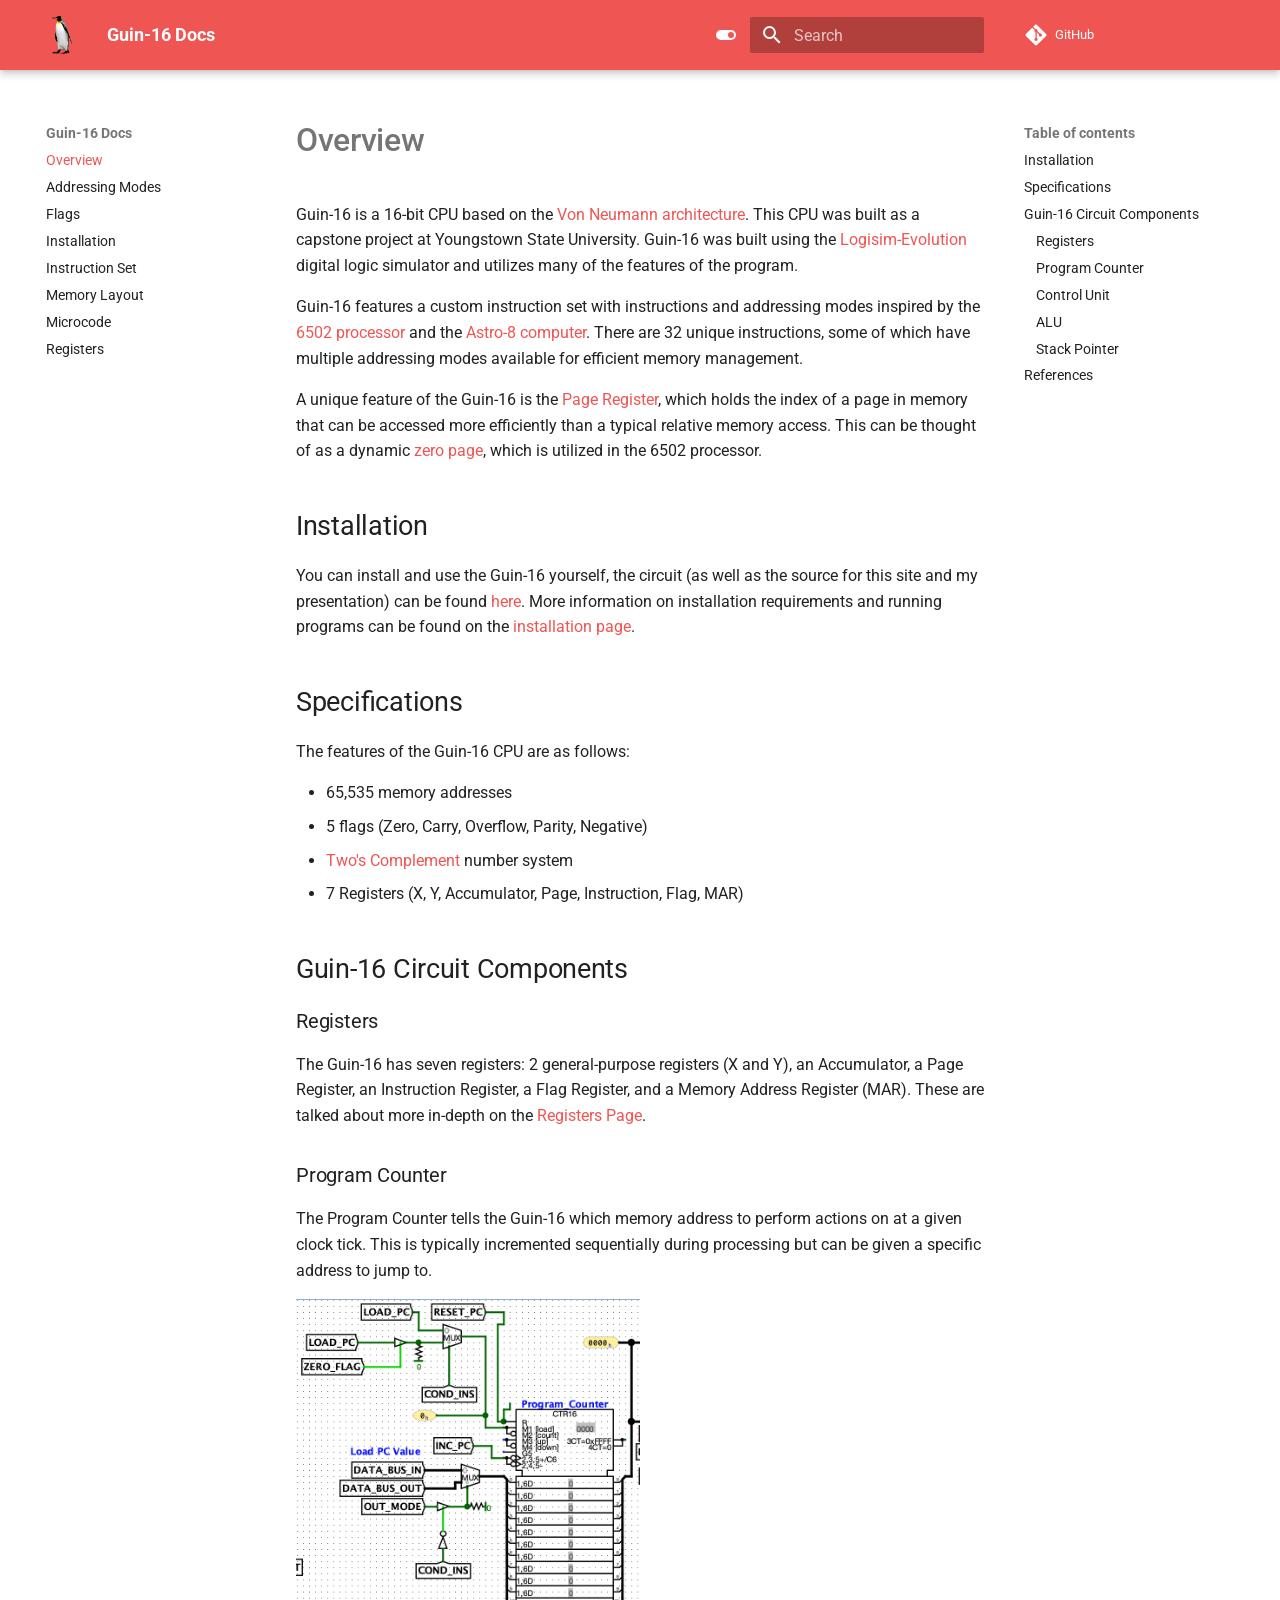
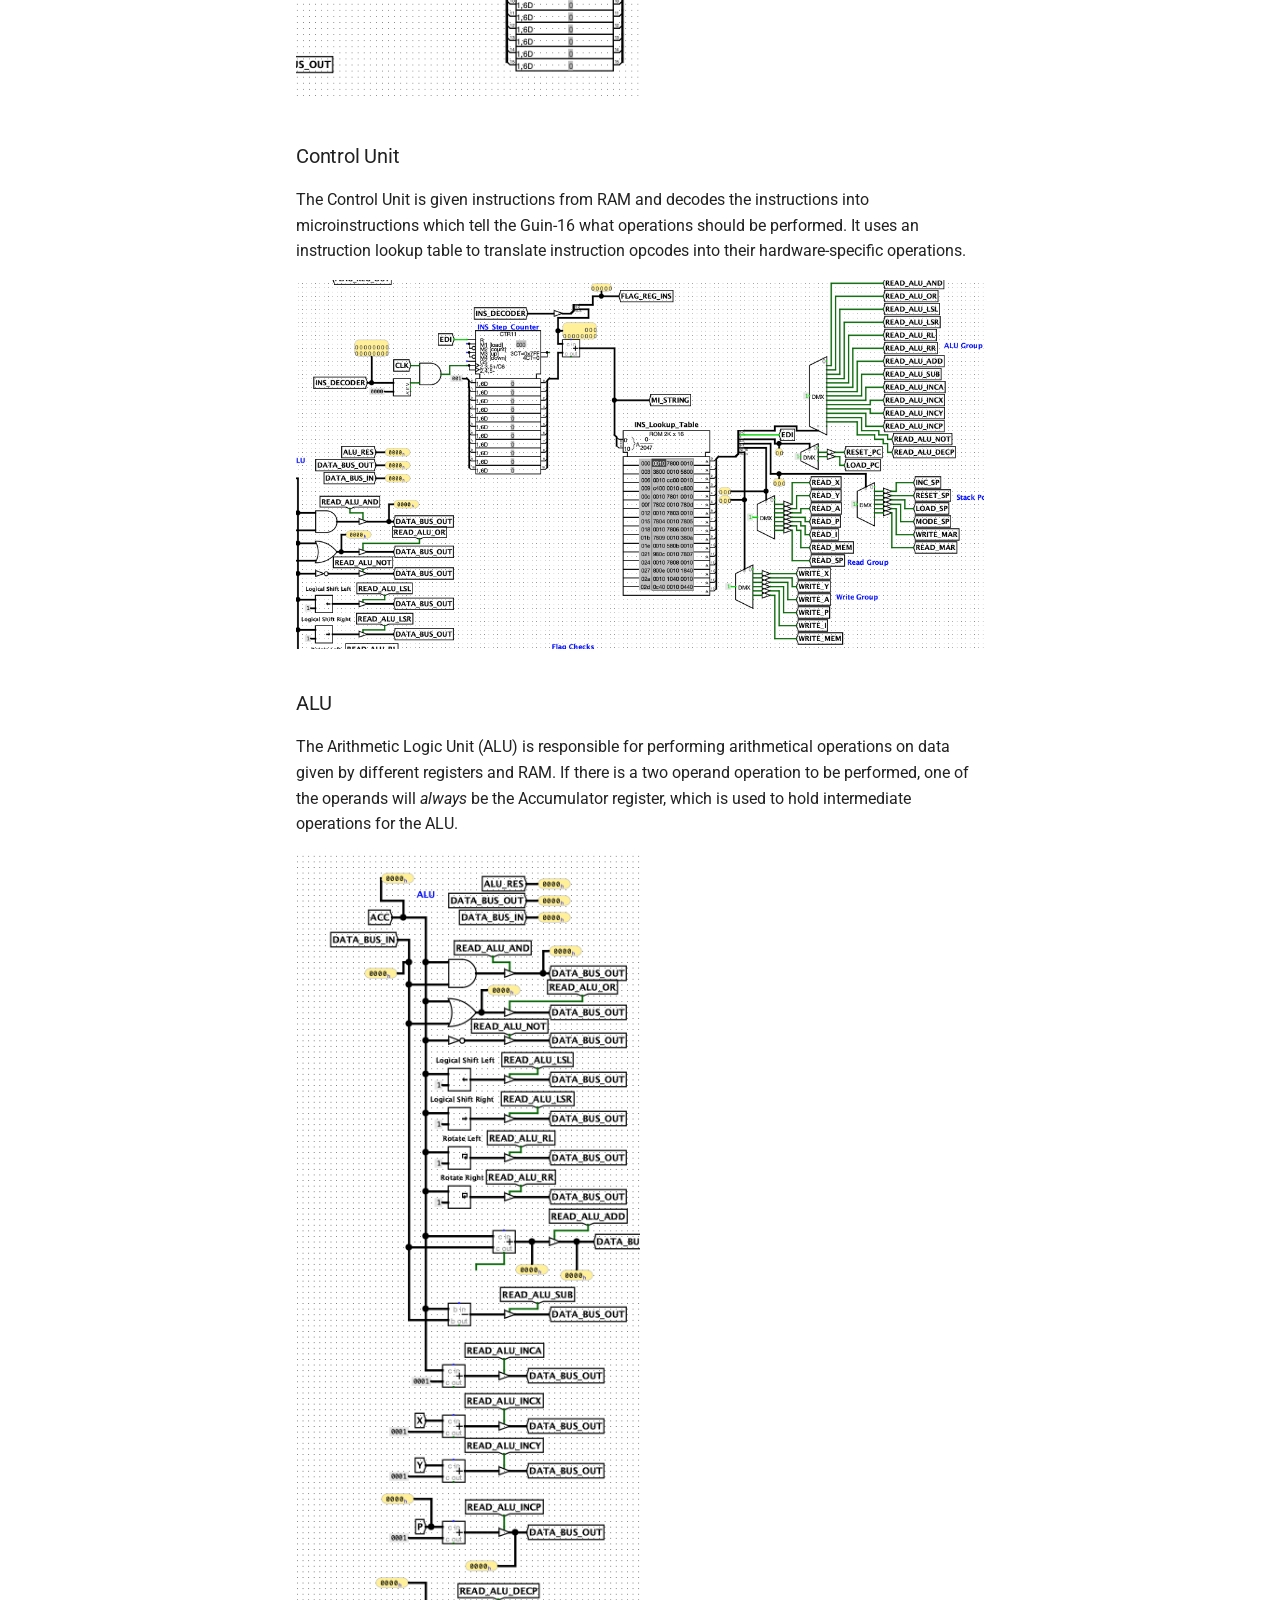
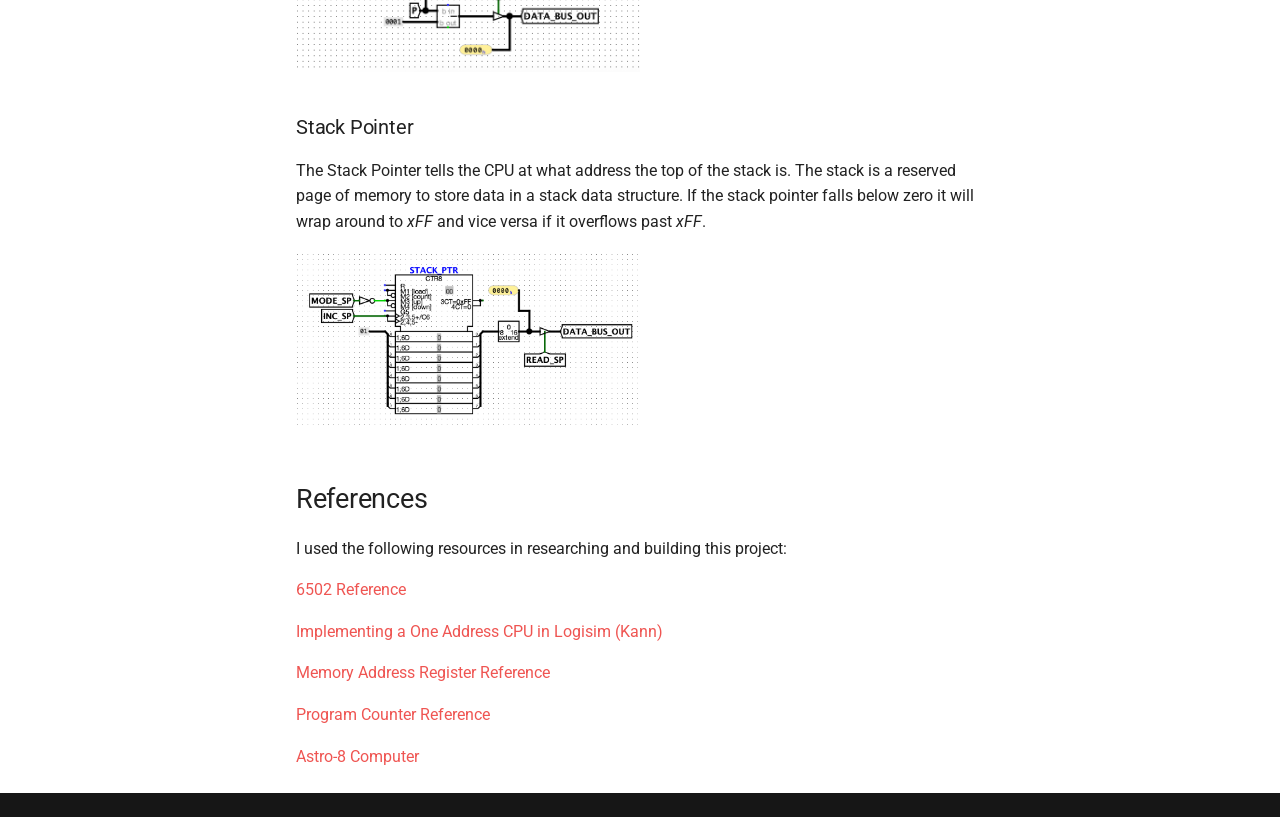
<file: index.html>
<!doctype html>
<html lang="en" class="no-js">
  <head>
    
      <meta charset="utf-8">
      <meta name="viewport" content="width=device-width,initial-scale=1">
      
      
      
      
      
        <link rel="next" href="addressing-modes/">
      
      
      <link rel="icon" href="imgs/guin.png">
      <meta name="generator" content="mkdocs-1.6.1, mkdocs-material-9.6.23">
    
    
      
        <title>Guin-16 Docs</title>
      
    
    
      <link rel="stylesheet" href="assets/stylesheets/main.84d31ad4.min.css">
      
        
        <link rel="stylesheet" href="assets/stylesheets/palette.06af60db.min.css">
      
      


    
    
      
    
    
      
        
        
        <link rel="preconnect" href="https://fonts.gstatic.com" crossorigin>
        <link rel="stylesheet" href="https://fonts.googleapis.com/css?family=Roboto:300,300i,400,400i,700,700i%7CRoboto+Mono:400,400i,700,700i&display=fallback">
        <style>:root{--md-text-font:"Roboto";--md-code-font:"Roboto Mono"}</style>
      
    
    
      <link rel="stylesheet" href="stylesheets/extra.css">
    
    <script>__md_scope=new URL(".",location),__md_hash=e=>[...e].reduce(((e,_)=>(e<<5)-e+_.charCodeAt(0)),0),__md_get=(e,_=localStorage,t=__md_scope)=>JSON.parse(_.getItem(t.pathname+"."+e)),__md_set=(e,_,t=localStorage,a=__md_scope)=>{try{t.setItem(a.pathname+"."+e,JSON.stringify(_))}catch(e){}}</script>
    
      

    
    
    
  </head>
  
  
    
    
      
    
    
    
    
    <body dir="ltr" data-md-color-scheme="default" data-md-color-primary="red" data-md-color-accent="red">
  
    
    <input class="md-toggle" data-md-toggle="drawer" type="checkbox" id="__drawer" autocomplete="off">
    <input class="md-toggle" data-md-toggle="search" type="checkbox" id="__search" autocomplete="off">
    <label class="md-overlay" for="__drawer"></label>
    <div data-md-component="skip">
      
        
        <a href="#overview" class="md-skip">
          Skip to content
        </a>
      
    </div>
    <div data-md-component="announce">
      
    </div>
    
    
      

  

<header class="md-header md-header--shadow" data-md-component="header">
  <nav class="md-header__inner md-grid" aria-label="Header">
    <a href="." title="Guin-16 Docs" class="md-header__button md-logo" aria-label="Guin-16 Docs" data-md-component="logo">
      
  <img src="imgs/guin.png" alt="logo">

    </a>
    <label class="md-header__button md-icon" for="__drawer">
      
      <svg xmlns="http://www.w3.org/2000/svg" viewBox="0 0 24 24"><path d="M3 6h18v2H3zm0 5h18v2H3zm0 5h18v2H3z"/></svg>
    </label>
    <div class="md-header__title" data-md-component="header-title">
      <div class="md-header__ellipsis">
        <div class="md-header__topic">
          <span class="md-ellipsis">
            Guin-16 Docs
          </span>
        </div>
        <div class="md-header__topic" data-md-component="header-topic">
          <span class="md-ellipsis">
            
              Overview
            
          </span>
        </div>
      </div>
    </div>
    
      
        <form class="md-header__option" data-md-component="palette">
  
    
    
    
    <input class="md-option" data-md-color-media="" data-md-color-scheme="default" data-md-color-primary="red" data-md-color-accent="red"  aria-label="Switch to dark mode"  type="radio" name="__palette" id="__palette_0">
    
      <label class="md-header__button md-icon" title="Switch to dark mode" for="__palette_1" hidden>
        <svg xmlns="http://www.w3.org/2000/svg" viewBox="0 0 24 24"><path d="M17 7H7a5 5 0 0 0-5 5 5 5 0 0 0 5 5h10a5 5 0 0 0 5-5 5 5 0 0 0-5-5m0 8a3 3 0 0 1-3-3 3 3 0 0 1 3-3 3 3 0 0 1 3 3 3 3 0 0 1-3 3"/></svg>
      </label>
    
  
    
    
    
    <input class="md-option" data-md-color-media="" data-md-color-scheme="slate" data-md-color-primary="red" data-md-color-accent="red"  aria-label="Switch to light mode"  type="radio" name="__palette" id="__palette_1">
    
      <label class="md-header__button md-icon" title="Switch to light mode" for="__palette_0" hidden>
        <svg xmlns="http://www.w3.org/2000/svg" viewBox="0 0 24 24"><path d="M17 6H7c-3.31 0-6 2.69-6 6s2.69 6 6 6h10c3.31 0 6-2.69 6-6s-2.69-6-6-6m0 10H7c-2.21 0-4-1.79-4-4s1.79-4 4-4h10c2.21 0 4 1.79 4 4s-1.79 4-4 4M7 9c-1.66 0-3 1.34-3 3s1.34 3 3 3 3-1.34 3-3-1.34-3-3-3"/></svg>
      </label>
    
  
</form>
      
    
    
      <script>var palette=__md_get("__palette");if(palette&&palette.color){if("(prefers-color-scheme)"===palette.color.media){var media=matchMedia("(prefers-color-scheme: light)"),input=document.querySelector(media.matches?"[data-md-color-media='(prefers-color-scheme: light)']":"[data-md-color-media='(prefers-color-scheme: dark)']");palette.color.media=input.getAttribute("data-md-color-media"),palette.color.scheme=input.getAttribute("data-md-color-scheme"),palette.color.primary=input.getAttribute("data-md-color-primary"),palette.color.accent=input.getAttribute("data-md-color-accent")}for(var[key,value]of Object.entries(palette.color))document.body.setAttribute("data-md-color-"+key,value)}</script>
    
    
    
      
      
        <label class="md-header__button md-icon" for="__search">
          
          <svg xmlns="http://www.w3.org/2000/svg" viewBox="0 0 24 24"><path d="M9.5 3A6.5 6.5 0 0 1 16 9.5c0 1.61-.59 3.09-1.56 4.23l.27.27h.79l5 5-1.5 1.5-5-5v-.79l-.27-.27A6.52 6.52 0 0 1 9.5 16 6.5 6.5 0 0 1 3 9.5 6.5 6.5 0 0 1 9.5 3m0 2C7 5 5 7 5 9.5S7 14 9.5 14 14 12 14 9.5 12 5 9.5 5"/></svg>
        </label>
        <div class="md-search" data-md-component="search" role="dialog">
  <label class="md-search__overlay" for="__search"></label>
  <div class="md-search__inner" role="search">
    <form class="md-search__form" name="search">
      <input type="text" class="md-search__input" name="query" aria-label="Search" placeholder="Search" autocapitalize="off" autocorrect="off" autocomplete="off" spellcheck="false" data-md-component="search-query" required>
      <label class="md-search__icon md-icon" for="__search">
        
        <svg xmlns="http://www.w3.org/2000/svg" viewBox="0 0 24 24"><path d="M9.5 3A6.5 6.5 0 0 1 16 9.5c0 1.61-.59 3.09-1.56 4.23l.27.27h.79l5 5-1.5 1.5-5-5v-.79l-.27-.27A6.52 6.52 0 0 1 9.5 16 6.5 6.5 0 0 1 3 9.5 6.5 6.5 0 0 1 9.5 3m0 2C7 5 5 7 5 9.5S7 14 9.5 14 14 12 14 9.5 12 5 9.5 5"/></svg>
        
        <svg xmlns="http://www.w3.org/2000/svg" viewBox="0 0 24 24"><path d="M20 11v2H8l5.5 5.5-1.42 1.42L4.16 12l7.92-7.92L13.5 5.5 8 11z"/></svg>
      </label>
      <nav class="md-search__options" aria-label="Search">
        
        <button type="reset" class="md-search__icon md-icon" title="Clear" aria-label="Clear" tabindex="-1">
          
          <svg xmlns="http://www.w3.org/2000/svg" viewBox="0 0 24 24"><path d="M19 6.41 17.59 5 12 10.59 6.41 5 5 6.41 10.59 12 5 17.59 6.41 19 12 13.41 17.59 19 19 17.59 13.41 12z"/></svg>
        </button>
      </nav>
      
    </form>
    <div class="md-search__output">
      <div class="md-search__scrollwrap" tabindex="0" data-md-scrollfix>
        <div class="md-search-result" data-md-component="search-result">
          <div class="md-search-result__meta">
            Initializing search
          </div>
          <ol class="md-search-result__list" role="presentation"></ol>
        </div>
      </div>
    </div>
  </div>
</div>
      
    
    
      <div class="md-header__source">
        <a href="https://github.com/shogrenjacob/16-bit-cpu" title="Go to repository" class="md-source" data-md-component="source">
  <div class="md-source__icon md-icon">
    
    <svg xmlns="http://www.w3.org/2000/svg" viewBox="0 0 448 512"><!--! Font Awesome Free 7.1.0 by @fontawesome - https://fontawesome.com License - https://fontawesome.com/license/free (Icons: CC BY 4.0, Fonts: SIL OFL 1.1, Code: MIT License) Copyright 2025 Fonticons, Inc.--><path d="M439.6 236.1 244 40.5c-5.4-5.5-12.8-8.5-20.4-8.5s-15 3-20.4 8.4L162.5 81l51.5 51.5c27.1-9.1 52.7 16.8 43.4 43.7l49.7 49.7c34.2-11.8 61.2 31 35.5 56.7-26.5 26.5-70.2-2.9-56-37.3L240.3 199v121.9c25.3 12.5 22.3 41.8 9.1 55-6.4 6.4-15.2 10.1-24.3 10.1s-17.8-3.6-24.3-10.1c-17.6-17.6-11.1-46.9 11.2-56v-123c-20.8-8.5-24.6-30.7-18.6-45L142.6 101 8.5 235.1C3 240.6 0 247.9 0 255.5s3 15 8.5 20.4l195.6 195.7c5.4 5.4 12.7 8.4 20.4 8.4s15-3 20.4-8.4l194.7-194.7c5.4-5.4 8.4-12.8 8.4-20.4s-3-15-8.4-20.4"/></svg>
  </div>
  <div class="md-source__repository">
    GitHub
  </div>
</a>
      </div>
    
  </nav>
  
</header>
    
    <div class="md-container" data-md-component="container">
      
      
        
          
        
      
      <main class="md-main" data-md-component="main">
        <div class="md-main__inner md-grid">
          
            
              
              <div class="md-sidebar md-sidebar--primary" data-md-component="sidebar" data-md-type="navigation" >
                <div class="md-sidebar__scrollwrap">
                  <div class="md-sidebar__inner">
                    



<nav class="md-nav md-nav--primary" aria-label="Navigation" data-md-level="0">
  <label class="md-nav__title" for="__drawer">
    <a href="." title="Guin-16 Docs" class="md-nav__button md-logo" aria-label="Guin-16 Docs" data-md-component="logo">
      
  <img src="imgs/guin.png" alt="logo">

    </a>
    Guin-16 Docs
  </label>
  
    <div class="md-nav__source">
      <a href="https://github.com/shogrenjacob/16-bit-cpu" title="Go to repository" class="md-source" data-md-component="source">
  <div class="md-source__icon md-icon">
    
    <svg xmlns="http://www.w3.org/2000/svg" viewBox="0 0 448 512"><!--! Font Awesome Free 7.1.0 by @fontawesome - https://fontawesome.com License - https://fontawesome.com/license/free (Icons: CC BY 4.0, Fonts: SIL OFL 1.1, Code: MIT License) Copyright 2025 Fonticons, Inc.--><path d="M439.6 236.1 244 40.5c-5.4-5.5-12.8-8.5-20.4-8.5s-15 3-20.4 8.4L162.5 81l51.5 51.5c27.1-9.1 52.7 16.8 43.4 43.7l49.7 49.7c34.2-11.8 61.2 31 35.5 56.7-26.5 26.5-70.2-2.9-56-37.3L240.3 199v121.9c25.3 12.5 22.3 41.8 9.1 55-6.4 6.4-15.2 10.1-24.3 10.1s-17.8-3.6-24.3-10.1c-17.6-17.6-11.1-46.9 11.2-56v-123c-20.8-8.5-24.6-30.7-18.6-45L142.6 101 8.5 235.1C3 240.6 0 247.9 0 255.5s3 15 8.5 20.4l195.6 195.7c5.4 5.4 12.7 8.4 20.4 8.4s15-3 20.4-8.4l194.7-194.7c5.4-5.4 8.4-12.8 8.4-20.4s-3-15-8.4-20.4"/></svg>
  </div>
  <div class="md-source__repository">
    GitHub
  </div>
</a>
    </div>
  
  <ul class="md-nav__list" data-md-scrollfix>
    
      
      
  
  
    
  
  
  
    <li class="md-nav__item md-nav__item--active">
      
      <input class="md-nav__toggle md-toggle" type="checkbox" id="__toc">
      
      
        
      
      
        <label class="md-nav__link md-nav__link--active" for="__toc">
          
  
  
  <span class="md-ellipsis">
    Overview
    
  </span>
  

          <span class="md-nav__icon md-icon"></span>
        </label>
      
      <a href="." class="md-nav__link md-nav__link--active">
        
  
  
  <span class="md-ellipsis">
    Overview
    
  </span>
  

      </a>
      
        

<nav class="md-nav md-nav--secondary" aria-label="Table of contents">
  
  
  
    
  
  
    <label class="md-nav__title" for="__toc">
      <span class="md-nav__icon md-icon"></span>
      Table of contents
    </label>
    <ul class="md-nav__list" data-md-component="toc" data-md-scrollfix>
      
        <li class="md-nav__item">
  <a href="#installation" class="md-nav__link">
    <span class="md-ellipsis">
      Installation
    </span>
  </a>
  
</li>
      
        <li class="md-nav__item">
  <a href="#specifications" class="md-nav__link">
    <span class="md-ellipsis">
      Specifications
    </span>
  </a>
  
</li>
      
        <li class="md-nav__item">
  <a href="#guin-16-circuit-components" class="md-nav__link">
    <span class="md-ellipsis">
      Guin-16 Circuit Components
    </span>
  </a>
  
    <nav class="md-nav" aria-label="Guin-16 Circuit Components">
      <ul class="md-nav__list">
        
          <li class="md-nav__item">
  <a href="#registers" class="md-nav__link">
    <span class="md-ellipsis">
      Registers
    </span>
  </a>
  
</li>
        
          <li class="md-nav__item">
  <a href="#program-counter" class="md-nav__link">
    <span class="md-ellipsis">
      Program Counter
    </span>
  </a>
  
</li>
        
          <li class="md-nav__item">
  <a href="#control-unit" class="md-nav__link">
    <span class="md-ellipsis">
      Control Unit
    </span>
  </a>
  
</li>
        
          <li class="md-nav__item">
  <a href="#alu" class="md-nav__link">
    <span class="md-ellipsis">
      ALU
    </span>
  </a>
  
</li>
        
          <li class="md-nav__item">
  <a href="#stack-pointer" class="md-nav__link">
    <span class="md-ellipsis">
      Stack Pointer
    </span>
  </a>
  
</li>
        
      </ul>
    </nav>
  
</li>
      
        <li class="md-nav__item">
  <a href="#references" class="md-nav__link">
    <span class="md-ellipsis">
      References
    </span>
  </a>
  
</li>
      
    </ul>
  
</nav>
      
    </li>
  

    
      
      
  
  
  
  
    <li class="md-nav__item">
      <a href="addressing-modes/" class="md-nav__link">
        
  
  
  <span class="md-ellipsis">
    Addressing Modes
    
  </span>
  

      </a>
    </li>
  

    
      
      
  
  
  
  
    <li class="md-nav__item">
      <a href="flags/" class="md-nav__link">
        
  
  
  <span class="md-ellipsis">
    Flags
    
  </span>
  

      </a>
    </li>
  

    
      
      
  
  
  
  
    <li class="md-nav__item">
      <a href="installation/" class="md-nav__link">
        
  
  
  <span class="md-ellipsis">
    Installation
    
  </span>
  

      </a>
    </li>
  

    
      
      
  
  
  
  
    <li class="md-nav__item">
      <a href="instruction-set/" class="md-nav__link">
        
  
  
  <span class="md-ellipsis">
    Instruction Set
    
  </span>
  

      </a>
    </li>
  

    
      
      
  
  
  
  
    <li class="md-nav__item">
      <a href="memory/" class="md-nav__link">
        
  
  
  <span class="md-ellipsis">
    Memory Layout
    
  </span>
  

      </a>
    </li>
  

    
      
      
  
  
  
  
    <li class="md-nav__item">
      <a href="microcode/" class="md-nav__link">
        
  
  
  <span class="md-ellipsis">
    Microcode
    
  </span>
  

      </a>
    </li>
  

    
      
      
  
  
  
  
    <li class="md-nav__item">
      <a href="registers/" class="md-nav__link">
        
  
  
  <span class="md-ellipsis">
    Registers
    
  </span>
  

      </a>
    </li>
  

    
  </ul>
</nav>
                  </div>
                </div>
              </div>
            
            
              
              <div class="md-sidebar md-sidebar--secondary" data-md-component="sidebar" data-md-type="toc" >
                <div class="md-sidebar__scrollwrap">
                  <div class="md-sidebar__inner">
                    

<nav class="md-nav md-nav--secondary" aria-label="Table of contents">
  
  
  
    
  
  
    <label class="md-nav__title" for="__toc">
      <span class="md-nav__icon md-icon"></span>
      Table of contents
    </label>
    <ul class="md-nav__list" data-md-component="toc" data-md-scrollfix>
      
        <li class="md-nav__item">
  <a href="#installation" class="md-nav__link">
    <span class="md-ellipsis">
      Installation
    </span>
  </a>
  
</li>
      
        <li class="md-nav__item">
  <a href="#specifications" class="md-nav__link">
    <span class="md-ellipsis">
      Specifications
    </span>
  </a>
  
</li>
      
        <li class="md-nav__item">
  <a href="#guin-16-circuit-components" class="md-nav__link">
    <span class="md-ellipsis">
      Guin-16 Circuit Components
    </span>
  </a>
  
    <nav class="md-nav" aria-label="Guin-16 Circuit Components">
      <ul class="md-nav__list">
        
          <li class="md-nav__item">
  <a href="#registers" class="md-nav__link">
    <span class="md-ellipsis">
      Registers
    </span>
  </a>
  
</li>
        
          <li class="md-nav__item">
  <a href="#program-counter" class="md-nav__link">
    <span class="md-ellipsis">
      Program Counter
    </span>
  </a>
  
</li>
        
          <li class="md-nav__item">
  <a href="#control-unit" class="md-nav__link">
    <span class="md-ellipsis">
      Control Unit
    </span>
  </a>
  
</li>
        
          <li class="md-nav__item">
  <a href="#alu" class="md-nav__link">
    <span class="md-ellipsis">
      ALU
    </span>
  </a>
  
</li>
        
          <li class="md-nav__item">
  <a href="#stack-pointer" class="md-nav__link">
    <span class="md-ellipsis">
      Stack Pointer
    </span>
  </a>
  
</li>
        
      </ul>
    </nav>
  
</li>
      
        <li class="md-nav__item">
  <a href="#references" class="md-nav__link">
    <span class="md-ellipsis">
      References
    </span>
  </a>
  
</li>
      
    </ul>
  
</nav>
                  </div>
                </div>
              </div>
            
          
          
            <div class="md-content" data-md-component="content">
              <article class="md-content__inner md-typeset">
                
                  


  
  


<h1 id="overview">Overview</h1>
<p>Guin-16 is a 16-bit CPU based on the <a href="https://en.wikipedia.org/wiki/Von_Neumann_architecture">Von Neumann architecture</a>. This CPU was built as a capstone project at Youngstown State University. Guin-16 was built using the <a href="https://github.com/logisim-evolution/logisim-evolution">Logisim-Evolution</a> digital logic simulator and utilizes many of the features of the program.</p>
<p>Guin-16 features a custom instruction set with instructions and addressing modes inspired by the <a href="https://en.wikipedia.org/wiki/MOS_Technology_6502">6502 processor</a> and the <a href="https://sam-astro.github.io/Astro8-Computer/">Astro-8 computer</a>. There are 32 unique instructions, some of which have multiple addressing modes available for efficient memory management.</p>
<p>A unique feature of the Guin-16 is the <a href="registers/">Page Register</a>, which holds the index of a page in memory that can be accessed more efficiently than a typical relative memory access. This can be thought of as a dynamic <a href="http://www.6502.org/users/obelisk/6502/addressing.html#ZPG">zero page</a>, which is utilized in the 6502 processor.</p>
<h2 id="installation">Installation</h2>
<p>You can install and use the Guin-16 yourself, the circuit (as well as the source for this site and my presentation) can be found <a href="https://github.com/shogrenjacob/16-bit-cpu">here</a>. More information on installation requirements and running programs can be found on the <a href="installation/">installation page</a>.</p>
<h2 id="specifications">Specifications</h2>
<p>The features of the Guin-16 CPU are as follows:</p>
<ul>
<li>65,535 memory addresses</li>
<li>5 flags (Zero, Carry, Overflow, Parity, Negative)</li>
<li><a href="https://en.wikipedia.org/wiki/Two%27s_complement">Two's Complement</a> number system</li>
<li>7 Registers (X, Y, Accumulator, Page, Instruction, Flag, MAR)</li>
</ul>
<h2 id="guin-16-circuit-components">Guin-16 Circuit Components</h2>
<h3 id="registers">Registers</h3>
<p>The Guin-16 has seven registers: 2 general-purpose registers (X and Y), an Accumulator, a Page Register, an Instruction Register, a Flag Register, and a Memory Address Register (MAR). These are talked about more in-depth on the <a href="registers/">Registers Page</a>.</p>
<h3 id="program-counter">Program Counter</h3>
<p>The Program Counter tells the Guin-16 which memory address to perform actions on at a given clock tick. This is typically incremented sequentially during processing but can be given a specific address to jump to.</p>
<p><img src="imgs/pc.png" alt="Program Counter" style="height: auto; width: 50%;"></img></p>
<h3 id="control-unit">Control Unit</h3>
<p>The Control Unit is given instructions from RAM and decodes the instructions into microinstructions which tell the Guin-16 what operations should be performed. It uses an instruction lookup table to translate instruction opcodes into their hardware-specific operations.</p>
<p><img src="imgs/cu.png" alt="Program Counter" style="height: auto; width: 100%;"></img></p>
<h3 id="alu">ALU</h3>
<p>The Arithmetic Logic Unit (ALU) is responsible for performing arithmetical operations on data given by different registers and RAM. If there is a two operand operation to be performed, one of the operands will <em>always</em> be the Accumulator register, which is used to hold intermediate operations for the ALU.</p>
<p><img src="imgs/alu.png" alt="Program Counter" style="height: auto; width: 50%;"></img></p>
<h3 id="stack-pointer">Stack Pointer</h3>
<p>The Stack Pointer tells the CPU at what address the top of the stack is. The stack is a reserved page of memory to store data in a stack data structure. If the stack pointer falls below zero it will wrap around to <em>xFF</em> and vice versa if it overflows past <em>xFF</em>.</p>
<p><img src="imgs/sp.png" alt="Stack Pointer" style="height: auto; width: 50%;"></img></p>
<h2 id="references">References</h2>
<p>I used the following resources in researching and building this project:</p>
<p><a href="http://www.6502.org/users/obelisk/6502/">6502 Reference</a></p>
<p><a href="https://eng.libretexts.org/Bookshelves/Electrical_Engineering/Electronics/Implementing_a_One_Address_CPU_in_Logisim_(Kann)/05%3A_CPU_Implementation">Implementing a One Address CPU in Logisim (Kann)</a></p>
<p><a href="https://en.wikipedia.org/wiki/Memory_address_register">Memory Address Register Reference</a></p>
<p><a href="https://www.sciencedirect.com/topics/computer-science/program-location-counter">Program Counter Reference</a></p>
<p><a href="https://sam-astro.github.io/Astro8-Computer/docs/Architecture/Memory%20Layout.html">Astro-8 Computer</a></p>












                
              </article>
            </div>
          
          
<script>var target=document.getElementById(location.hash.slice(1));target&&target.name&&(target.checked=target.name.startsWith("__tabbed_"))</script>
        </div>
        
      </main>
      
        <footer class="md-footer">
  
  <div class="md-footer-meta md-typeset">
    <div class="md-footer-meta__inner md-grid">
      <div class="md-copyright">
  
  
</div>
      
    </div>
  </div>
</footer>
      
    </div>
    <div class="md-dialog" data-md-component="dialog">
      <div class="md-dialog__inner md-typeset"></div>
    </div>
    
    
    
      
      <script id="__config" type="application/json">{"base": ".", "features": [], "search": "assets/javascripts/workers/search.973d3a69.min.js", "tags": null, "translations": {"clipboard.copied": "Copied to clipboard", "clipboard.copy": "Copy to clipboard", "search.result.more.one": "1 more on this page", "search.result.more.other": "# more on this page", "search.result.none": "No matching documents", "search.result.one": "1 matching document", "search.result.other": "# matching documents", "search.result.placeholder": "Type to start searching", "search.result.term.missing": "Missing", "select.version": "Select version"}, "version": null}</script>
    
    
      <script src="assets/javascripts/bundle.f55a23d4.min.js"></script>
      
    
  </body>
</html>
</file>
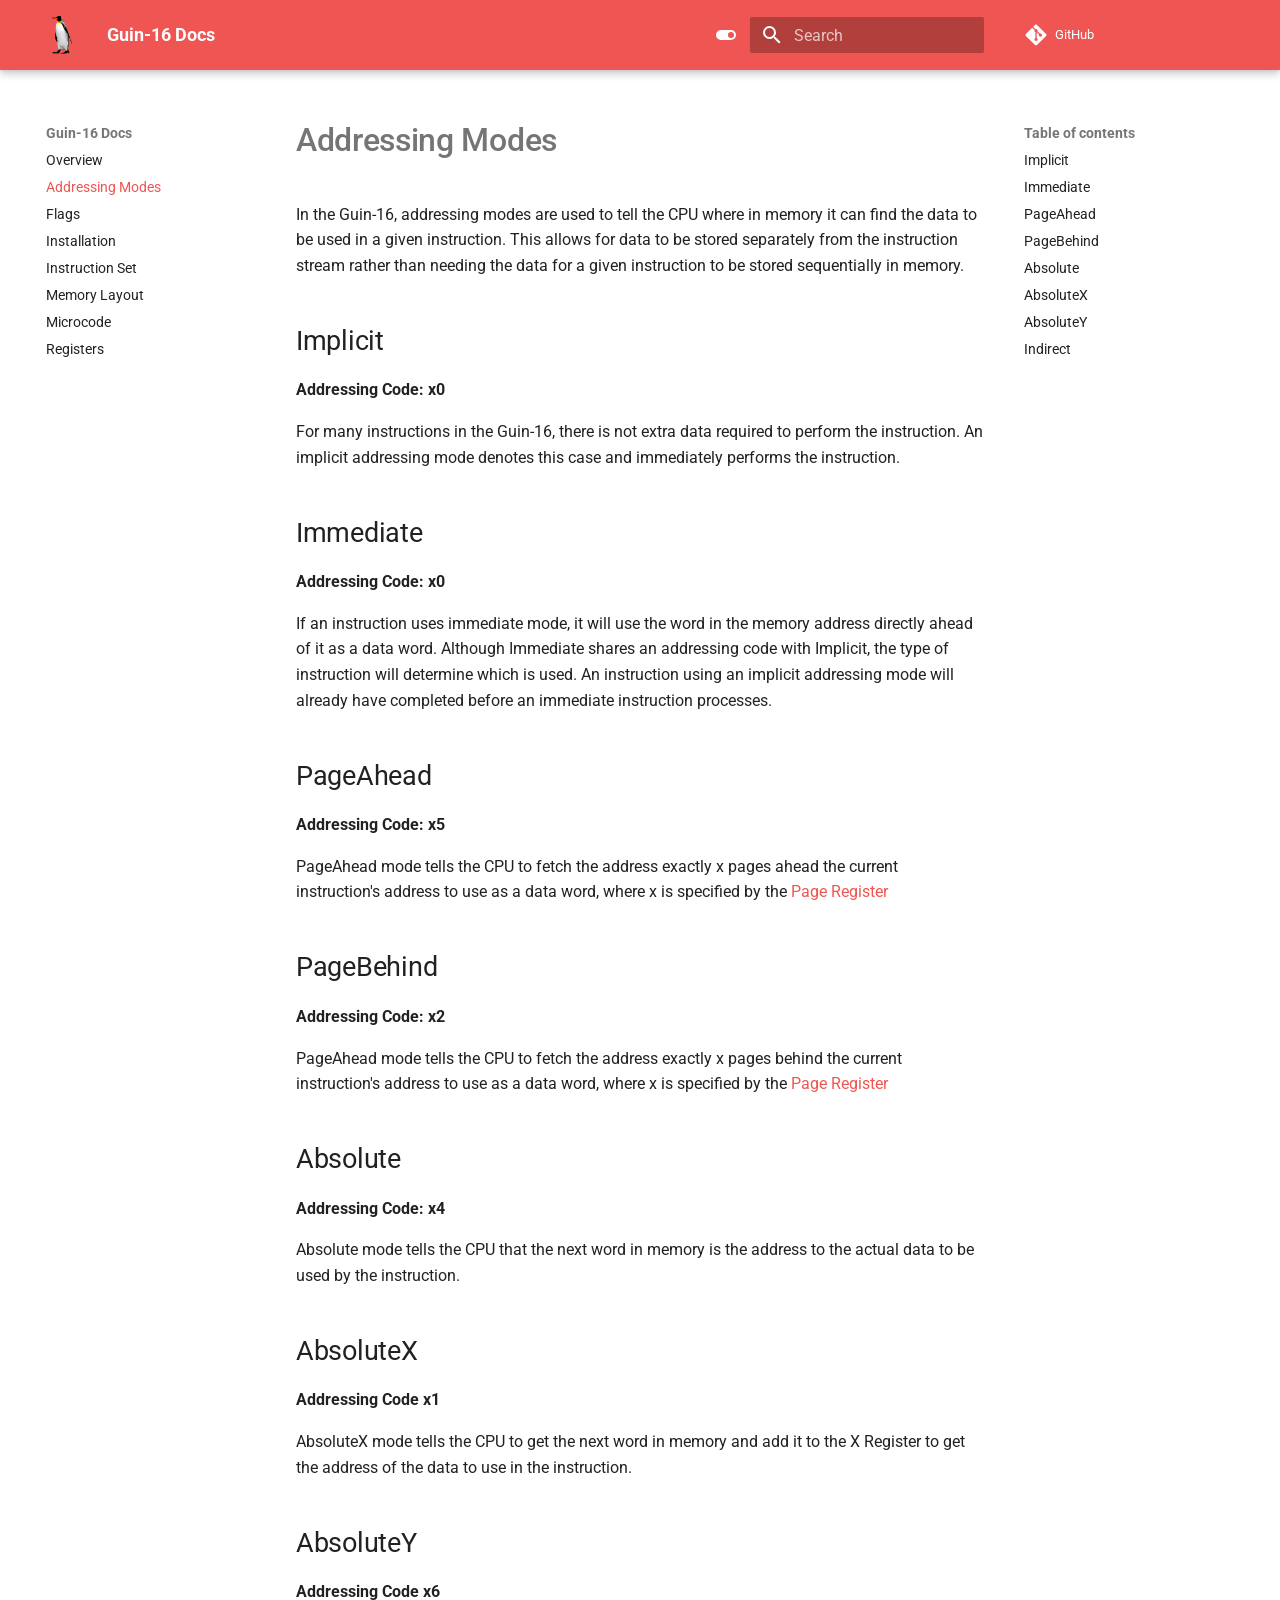
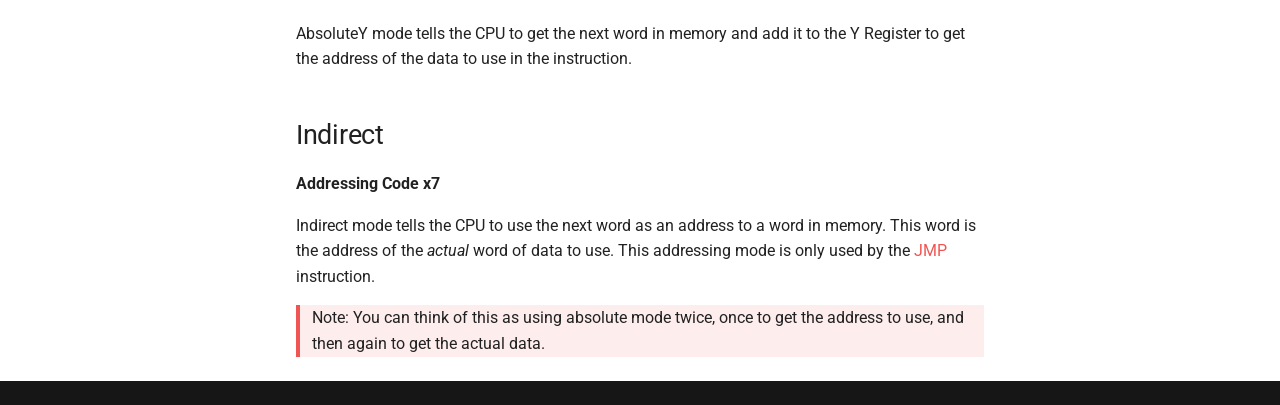
<file: addressing-modes/index.html>
<!doctype html>
<html lang="en" class="no-js">
  <head>
    
      <meta charset="utf-8">
      <meta name="viewport" content="width=device-width,initial-scale=1">
      
      
      
      
        <link rel="prev" href="..">
      
      
        <link rel="next" href="../flags/">
      
      
      <link rel="icon" href="../imgs/guin.png">
      <meta name="generator" content="mkdocs-1.6.1, mkdocs-material-9.6.23">
    
    
      
        <title>Addressing Modes - Guin-16 Docs</title>
      
    
    
      <link rel="stylesheet" href="../assets/stylesheets/main.84d31ad4.min.css">
      
        
        <link rel="stylesheet" href="../assets/stylesheets/palette.06af60db.min.css">
      
      


    
    
      
    
    
      
        
        
        <link rel="preconnect" href="https://fonts.gstatic.com" crossorigin>
        <link rel="stylesheet" href="https://fonts.googleapis.com/css?family=Roboto:300,300i,400,400i,700,700i%7CRoboto+Mono:400,400i,700,700i&display=fallback">
        <style>:root{--md-text-font:"Roboto";--md-code-font:"Roboto Mono"}</style>
      
    
    
      <link rel="stylesheet" href="../stylesheets/extra.css">
    
    <script>__md_scope=new URL("..",location),__md_hash=e=>[...e].reduce(((e,_)=>(e<<5)-e+_.charCodeAt(0)),0),__md_get=(e,_=localStorage,t=__md_scope)=>JSON.parse(_.getItem(t.pathname+"."+e)),__md_set=(e,_,t=localStorage,a=__md_scope)=>{try{t.setItem(a.pathname+"."+e,JSON.stringify(_))}catch(e){}}</script>
    
      

    
    
    
  </head>
  
  
    
    
      
    
    
    
    
    <body dir="ltr" data-md-color-scheme="default" data-md-color-primary="red" data-md-color-accent="red">
  
    
    <input class="md-toggle" data-md-toggle="drawer" type="checkbox" id="__drawer" autocomplete="off">
    <input class="md-toggle" data-md-toggle="search" type="checkbox" id="__search" autocomplete="off">
    <label class="md-overlay" for="__drawer"></label>
    <div data-md-component="skip">
      
        
        <a href="#addressing-modes" class="md-skip">
          Skip to content
        </a>
      
    </div>
    <div data-md-component="announce">
      
    </div>
    
    
      

  

<header class="md-header md-header--shadow" data-md-component="header">
  <nav class="md-header__inner md-grid" aria-label="Header">
    <a href=".." title="Guin-16 Docs" class="md-header__button md-logo" aria-label="Guin-16 Docs" data-md-component="logo">
      
  <img src="../imgs/guin.png" alt="logo">

    </a>
    <label class="md-header__button md-icon" for="__drawer">
      
      <svg xmlns="http://www.w3.org/2000/svg" viewBox="0 0 24 24"><path d="M3 6h18v2H3zm0 5h18v2H3zm0 5h18v2H3z"/></svg>
    </label>
    <div class="md-header__title" data-md-component="header-title">
      <div class="md-header__ellipsis">
        <div class="md-header__topic">
          <span class="md-ellipsis">
            Guin-16 Docs
          </span>
        </div>
        <div class="md-header__topic" data-md-component="header-topic">
          <span class="md-ellipsis">
            
              Addressing Modes
            
          </span>
        </div>
      </div>
    </div>
    
      
        <form class="md-header__option" data-md-component="palette">
  
    
    
    
    <input class="md-option" data-md-color-media="" data-md-color-scheme="default" data-md-color-primary="red" data-md-color-accent="red"  aria-label="Switch to dark mode"  type="radio" name="__palette" id="__palette_0">
    
      <label class="md-header__button md-icon" title="Switch to dark mode" for="__palette_1" hidden>
        <svg xmlns="http://www.w3.org/2000/svg" viewBox="0 0 24 24"><path d="M17 7H7a5 5 0 0 0-5 5 5 5 0 0 0 5 5h10a5 5 0 0 0 5-5 5 5 0 0 0-5-5m0 8a3 3 0 0 1-3-3 3 3 0 0 1 3-3 3 3 0 0 1 3 3 3 3 0 0 1-3 3"/></svg>
      </label>
    
  
    
    
    
    <input class="md-option" data-md-color-media="" data-md-color-scheme="slate" data-md-color-primary="red" data-md-color-accent="red"  aria-label="Switch to light mode"  type="radio" name="__palette" id="__palette_1">
    
      <label class="md-header__button md-icon" title="Switch to light mode" for="__palette_0" hidden>
        <svg xmlns="http://www.w3.org/2000/svg" viewBox="0 0 24 24"><path d="M17 6H7c-3.31 0-6 2.69-6 6s2.69 6 6 6h10c3.31 0 6-2.69 6-6s-2.69-6-6-6m0 10H7c-2.21 0-4-1.79-4-4s1.79-4 4-4h10c2.21 0 4 1.79 4 4s-1.79 4-4 4M7 9c-1.66 0-3 1.34-3 3s1.34 3 3 3 3-1.34 3-3-1.34-3-3-3"/></svg>
      </label>
    
  
</form>
      
    
    
      <script>var palette=__md_get("__palette");if(palette&&palette.color){if("(prefers-color-scheme)"===palette.color.media){var media=matchMedia("(prefers-color-scheme: light)"),input=document.querySelector(media.matches?"[data-md-color-media='(prefers-color-scheme: light)']":"[data-md-color-media='(prefers-color-scheme: dark)']");palette.color.media=input.getAttribute("data-md-color-media"),palette.color.scheme=input.getAttribute("data-md-color-scheme"),palette.color.primary=input.getAttribute("data-md-color-primary"),palette.color.accent=input.getAttribute("data-md-color-accent")}for(var[key,value]of Object.entries(palette.color))document.body.setAttribute("data-md-color-"+key,value)}</script>
    
    
    
      
      
        <label class="md-header__button md-icon" for="__search">
          
          <svg xmlns="http://www.w3.org/2000/svg" viewBox="0 0 24 24"><path d="M9.5 3A6.5 6.5 0 0 1 16 9.5c0 1.61-.59 3.09-1.56 4.23l.27.27h.79l5 5-1.5 1.5-5-5v-.79l-.27-.27A6.52 6.52 0 0 1 9.5 16 6.5 6.5 0 0 1 3 9.5 6.5 6.5 0 0 1 9.5 3m0 2C7 5 5 7 5 9.5S7 14 9.5 14 14 12 14 9.5 12 5 9.5 5"/></svg>
        </label>
        <div class="md-search" data-md-component="search" role="dialog">
  <label class="md-search__overlay" for="__search"></label>
  <div class="md-search__inner" role="search">
    <form class="md-search__form" name="search">
      <input type="text" class="md-search__input" name="query" aria-label="Search" placeholder="Search" autocapitalize="off" autocorrect="off" autocomplete="off" spellcheck="false" data-md-component="search-query" required>
      <label class="md-search__icon md-icon" for="__search">
        
        <svg xmlns="http://www.w3.org/2000/svg" viewBox="0 0 24 24"><path d="M9.5 3A6.5 6.5 0 0 1 16 9.5c0 1.61-.59 3.09-1.56 4.23l.27.27h.79l5 5-1.5 1.5-5-5v-.79l-.27-.27A6.52 6.52 0 0 1 9.5 16 6.5 6.5 0 0 1 3 9.5 6.5 6.5 0 0 1 9.5 3m0 2C7 5 5 7 5 9.5S7 14 9.5 14 14 12 14 9.5 12 5 9.5 5"/></svg>
        
        <svg xmlns="http://www.w3.org/2000/svg" viewBox="0 0 24 24"><path d="M20 11v2H8l5.5 5.5-1.42 1.42L4.16 12l7.92-7.92L13.5 5.5 8 11z"/></svg>
      </label>
      <nav class="md-search__options" aria-label="Search">
        
        <button type="reset" class="md-search__icon md-icon" title="Clear" aria-label="Clear" tabindex="-1">
          
          <svg xmlns="http://www.w3.org/2000/svg" viewBox="0 0 24 24"><path d="M19 6.41 17.59 5 12 10.59 6.41 5 5 6.41 10.59 12 5 17.59 6.41 19 12 13.41 17.59 19 19 17.59 13.41 12z"/></svg>
        </button>
      </nav>
      
    </form>
    <div class="md-search__output">
      <div class="md-search__scrollwrap" tabindex="0" data-md-scrollfix>
        <div class="md-search-result" data-md-component="search-result">
          <div class="md-search-result__meta">
            Initializing search
          </div>
          <ol class="md-search-result__list" role="presentation"></ol>
        </div>
      </div>
    </div>
  </div>
</div>
      
    
    
      <div class="md-header__source">
        <a href="https://github.com/shogrenjacob/16-bit-cpu" title="Go to repository" class="md-source" data-md-component="source">
  <div class="md-source__icon md-icon">
    
    <svg xmlns="http://www.w3.org/2000/svg" viewBox="0 0 448 512"><!--! Font Awesome Free 7.1.0 by @fontawesome - https://fontawesome.com License - https://fontawesome.com/license/free (Icons: CC BY 4.0, Fonts: SIL OFL 1.1, Code: MIT License) Copyright 2025 Fonticons, Inc.--><path d="M439.6 236.1 244 40.5c-5.4-5.5-12.8-8.5-20.4-8.5s-15 3-20.4 8.4L162.5 81l51.5 51.5c27.1-9.1 52.7 16.8 43.4 43.7l49.7 49.7c34.2-11.8 61.2 31 35.5 56.7-26.5 26.5-70.2-2.9-56-37.3L240.3 199v121.9c25.3 12.5 22.3 41.8 9.1 55-6.4 6.4-15.2 10.1-24.3 10.1s-17.8-3.6-24.3-10.1c-17.6-17.6-11.1-46.9 11.2-56v-123c-20.8-8.5-24.6-30.7-18.6-45L142.6 101 8.5 235.1C3 240.6 0 247.9 0 255.5s3 15 8.5 20.4l195.6 195.7c5.4 5.4 12.7 8.4 20.4 8.4s15-3 20.4-8.4l194.7-194.7c5.4-5.4 8.4-12.8 8.4-20.4s-3-15-8.4-20.4"/></svg>
  </div>
  <div class="md-source__repository">
    GitHub
  </div>
</a>
      </div>
    
  </nav>
  
</header>
    
    <div class="md-container" data-md-component="container">
      
      
        
          
        
      
      <main class="md-main" data-md-component="main">
        <div class="md-main__inner md-grid">
          
            
              
              <div class="md-sidebar md-sidebar--primary" data-md-component="sidebar" data-md-type="navigation" >
                <div class="md-sidebar__scrollwrap">
                  <div class="md-sidebar__inner">
                    



<nav class="md-nav md-nav--primary" aria-label="Navigation" data-md-level="0">
  <label class="md-nav__title" for="__drawer">
    <a href=".." title="Guin-16 Docs" class="md-nav__button md-logo" aria-label="Guin-16 Docs" data-md-component="logo">
      
  <img src="../imgs/guin.png" alt="logo">

    </a>
    Guin-16 Docs
  </label>
  
    <div class="md-nav__source">
      <a href="https://github.com/shogrenjacob/16-bit-cpu" title="Go to repository" class="md-source" data-md-component="source">
  <div class="md-source__icon md-icon">
    
    <svg xmlns="http://www.w3.org/2000/svg" viewBox="0 0 448 512"><!--! Font Awesome Free 7.1.0 by @fontawesome - https://fontawesome.com License - https://fontawesome.com/license/free (Icons: CC BY 4.0, Fonts: SIL OFL 1.1, Code: MIT License) Copyright 2025 Fonticons, Inc.--><path d="M439.6 236.1 244 40.5c-5.4-5.5-12.8-8.5-20.4-8.5s-15 3-20.4 8.4L162.5 81l51.5 51.5c27.1-9.1 52.7 16.8 43.4 43.7l49.7 49.7c34.2-11.8 61.2 31 35.5 56.7-26.5 26.5-70.2-2.9-56-37.3L240.3 199v121.9c25.3 12.5 22.3 41.8 9.1 55-6.4 6.4-15.2 10.1-24.3 10.1s-17.8-3.6-24.3-10.1c-17.6-17.6-11.1-46.9 11.2-56v-123c-20.8-8.5-24.6-30.7-18.6-45L142.6 101 8.5 235.1C3 240.6 0 247.9 0 255.5s3 15 8.5 20.4l195.6 195.7c5.4 5.4 12.7 8.4 20.4 8.4s15-3 20.4-8.4l194.7-194.7c5.4-5.4 8.4-12.8 8.4-20.4s-3-15-8.4-20.4"/></svg>
  </div>
  <div class="md-source__repository">
    GitHub
  </div>
</a>
    </div>
  
  <ul class="md-nav__list" data-md-scrollfix>
    
      
      
  
  
  
  
    <li class="md-nav__item">
      <a href=".." class="md-nav__link">
        
  
  
  <span class="md-ellipsis">
    Overview
    
  </span>
  

      </a>
    </li>
  

    
      
      
  
  
    
  
  
  
    <li class="md-nav__item md-nav__item--active">
      
      <input class="md-nav__toggle md-toggle" type="checkbox" id="__toc">
      
      
        
      
      
        <label class="md-nav__link md-nav__link--active" for="__toc">
          
  
  
  <span class="md-ellipsis">
    Addressing Modes
    
  </span>
  

          <span class="md-nav__icon md-icon"></span>
        </label>
      
      <a href="./" class="md-nav__link md-nav__link--active">
        
  
  
  <span class="md-ellipsis">
    Addressing Modes
    
  </span>
  

      </a>
      
        

<nav class="md-nav md-nav--secondary" aria-label="Table of contents">
  
  
  
    
  
  
    <label class="md-nav__title" for="__toc">
      <span class="md-nav__icon md-icon"></span>
      Table of contents
    </label>
    <ul class="md-nav__list" data-md-component="toc" data-md-scrollfix>
      
        <li class="md-nav__item">
  <a href="#implicit" class="md-nav__link">
    <span class="md-ellipsis">
      Implicit
    </span>
  </a>
  
</li>
      
        <li class="md-nav__item">
  <a href="#immediate" class="md-nav__link">
    <span class="md-ellipsis">
      Immediate
    </span>
  </a>
  
</li>
      
        <li class="md-nav__item">
  <a href="#pageahead" class="md-nav__link">
    <span class="md-ellipsis">
      PageAhead
    </span>
  </a>
  
</li>
      
        <li class="md-nav__item">
  <a href="#pagebehind" class="md-nav__link">
    <span class="md-ellipsis">
      PageBehind
    </span>
  </a>
  
</li>
      
        <li class="md-nav__item">
  <a href="#absolute" class="md-nav__link">
    <span class="md-ellipsis">
      Absolute
    </span>
  </a>
  
</li>
      
        <li class="md-nav__item">
  <a href="#absolutex" class="md-nav__link">
    <span class="md-ellipsis">
      AbsoluteX
    </span>
  </a>
  
</li>
      
        <li class="md-nav__item">
  <a href="#absolutey" class="md-nav__link">
    <span class="md-ellipsis">
      AbsoluteY
    </span>
  </a>
  
</li>
      
        <li class="md-nav__item">
  <a href="#indirect" class="md-nav__link">
    <span class="md-ellipsis">
      Indirect
    </span>
  </a>
  
</li>
      
    </ul>
  
</nav>
      
    </li>
  

    
      
      
  
  
  
  
    <li class="md-nav__item">
      <a href="../flags/" class="md-nav__link">
        
  
  
  <span class="md-ellipsis">
    Flags
    
  </span>
  

      </a>
    </li>
  

    
      
      
  
  
  
  
    <li class="md-nav__item">
      <a href="../installation/" class="md-nav__link">
        
  
  
  <span class="md-ellipsis">
    Installation
    
  </span>
  

      </a>
    </li>
  

    
      
      
  
  
  
  
    <li class="md-nav__item">
      <a href="../instruction-set/" class="md-nav__link">
        
  
  
  <span class="md-ellipsis">
    Instruction Set
    
  </span>
  

      </a>
    </li>
  

    
      
      
  
  
  
  
    <li class="md-nav__item">
      <a href="../memory/" class="md-nav__link">
        
  
  
  <span class="md-ellipsis">
    Memory Layout
    
  </span>
  

      </a>
    </li>
  

    
      
      
  
  
  
  
    <li class="md-nav__item">
      <a href="../microcode/" class="md-nav__link">
        
  
  
  <span class="md-ellipsis">
    Microcode
    
  </span>
  

      </a>
    </li>
  

    
      
      
  
  
  
  
    <li class="md-nav__item">
      <a href="../registers/" class="md-nav__link">
        
  
  
  <span class="md-ellipsis">
    Registers
    
  </span>
  

      </a>
    </li>
  

    
  </ul>
</nav>
                  </div>
                </div>
              </div>
            
            
              
              <div class="md-sidebar md-sidebar--secondary" data-md-component="sidebar" data-md-type="toc" >
                <div class="md-sidebar__scrollwrap">
                  <div class="md-sidebar__inner">
                    

<nav class="md-nav md-nav--secondary" aria-label="Table of contents">
  
  
  
    
  
  
    <label class="md-nav__title" for="__toc">
      <span class="md-nav__icon md-icon"></span>
      Table of contents
    </label>
    <ul class="md-nav__list" data-md-component="toc" data-md-scrollfix>
      
        <li class="md-nav__item">
  <a href="#implicit" class="md-nav__link">
    <span class="md-ellipsis">
      Implicit
    </span>
  </a>
  
</li>
      
        <li class="md-nav__item">
  <a href="#immediate" class="md-nav__link">
    <span class="md-ellipsis">
      Immediate
    </span>
  </a>
  
</li>
      
        <li class="md-nav__item">
  <a href="#pageahead" class="md-nav__link">
    <span class="md-ellipsis">
      PageAhead
    </span>
  </a>
  
</li>
      
        <li class="md-nav__item">
  <a href="#pagebehind" class="md-nav__link">
    <span class="md-ellipsis">
      PageBehind
    </span>
  </a>
  
</li>
      
        <li class="md-nav__item">
  <a href="#absolute" class="md-nav__link">
    <span class="md-ellipsis">
      Absolute
    </span>
  </a>
  
</li>
      
        <li class="md-nav__item">
  <a href="#absolutex" class="md-nav__link">
    <span class="md-ellipsis">
      AbsoluteX
    </span>
  </a>
  
</li>
      
        <li class="md-nav__item">
  <a href="#absolutey" class="md-nav__link">
    <span class="md-ellipsis">
      AbsoluteY
    </span>
  </a>
  
</li>
      
        <li class="md-nav__item">
  <a href="#indirect" class="md-nav__link">
    <span class="md-ellipsis">
      Indirect
    </span>
  </a>
  
</li>
      
    </ul>
  
</nav>
                  </div>
                </div>
              </div>
            
          
          
            <div class="md-content" data-md-component="content">
              <article class="md-content__inner md-typeset">
                
                  


  
  


<h1 id="addressing-modes">Addressing Modes</h1>
<p>In the Guin-16, addressing modes are used to tell the CPU where in memory it can find the data to be used in a given instruction. This allows for data to be stored separately from the instruction stream rather than needing the data for a given instruction to be stored sequentially in memory.</p>
<h2 id="implicit">Implicit</h2>
<p><strong>Addressing Code: x0</strong></p>
<p>For many instructions in the Guin-16, there is not extra data required to perform the instruction. An implicit addressing mode denotes this case and immediately performs the instruction.</p>
<h2 id="immediate">Immediate</h2>
<p><strong>Addressing Code: x0</strong></p>
<p>If an instruction uses immediate mode, it will use the word in the memory address directly ahead of it as a data word. Although Immediate shares an addressing code with Implicit, the type of instruction will determine which is used. An instruction using an implicit addressing mode will already have completed before an immediate instruction processes.</p>
<h2 id="pageahead">PageAhead</h2>
<p><strong>Addressing Code: x5</strong></p>
<p>PageAhead mode tells the CPU to fetch the address exactly x pages ahead the current instruction's address to use as a data word, where x is specified by the <a href="../registers/#page-register">Page Register</a></p>
<h2 id="pagebehind">PageBehind</h2>
<p><strong>Addressing Code: x2</strong></p>
<p>PageAhead mode tells the CPU to fetch the address exactly x pages behind the current instruction's address to use as a data word, where x is specified by the <a href="../registers/#page-register">Page Register</a></p>
<h2 id="absolute">Absolute</h2>
<p><strong>Addressing Code: x4</strong></p>
<p>Absolute mode tells the CPU that the next word in memory is the address to the actual data to be used by the instruction.</p>
<h2 id="absolutex">AbsoluteX</h2>
<p><strong>Addressing Code x1</strong></p>
<p>AbsoluteX mode tells the CPU to get the next word in memory and add it to the X Register to get the address of the data to use in the instruction.</p>
<h2 id="absolutey">AbsoluteY</h2>
<p><strong>Addressing Code x6</strong></p>
<p>AbsoluteY mode tells the CPU to get the next word in memory and add it to the Y Register to get the address of the data to use in the instruction.</p>
<h2 id="indirect">Indirect</h2>
<p><strong>Addressing Code x7</strong></p>
<p>Indirect mode tells the CPU to use the next word as an address to a word in memory. This word is the address of the <em>actual</em> word of data to use. This addressing mode is only used by the <a href="../instruction-set/#jmp">JMP</a> instruction.</p>
<blockquote>
<p>Note: You can think of this as using absolute mode twice, once to get the address to use, and then again to get the actual data.</p>
</blockquote>












                
              </article>
            </div>
          
          
<script>var target=document.getElementById(location.hash.slice(1));target&&target.name&&(target.checked=target.name.startsWith("__tabbed_"))</script>
        </div>
        
      </main>
      
        <footer class="md-footer">
  
  <div class="md-footer-meta md-typeset">
    <div class="md-footer-meta__inner md-grid">
      <div class="md-copyright">
  
  
</div>
      
    </div>
  </div>
</footer>
      
    </div>
    <div class="md-dialog" data-md-component="dialog">
      <div class="md-dialog__inner md-typeset"></div>
    </div>
    
    
    
      
      <script id="__config" type="application/json">{"base": "..", "features": [], "search": "../assets/javascripts/workers/search.973d3a69.min.js", "tags": null, "translations": {"clipboard.copied": "Copied to clipboard", "clipboard.copy": "Copy to clipboard", "search.result.more.one": "1 more on this page", "search.result.more.other": "# more on this page", "search.result.none": "No matching documents", "search.result.one": "1 matching document", "search.result.other": "# matching documents", "search.result.placeholder": "Type to start searching", "search.result.term.missing": "Missing", "select.version": "Select version"}, "version": null}</script>
    
    
      <script src="../assets/javascripts/bundle.f55a23d4.min.js"></script>
      
    
  </body>
</html>
</file>
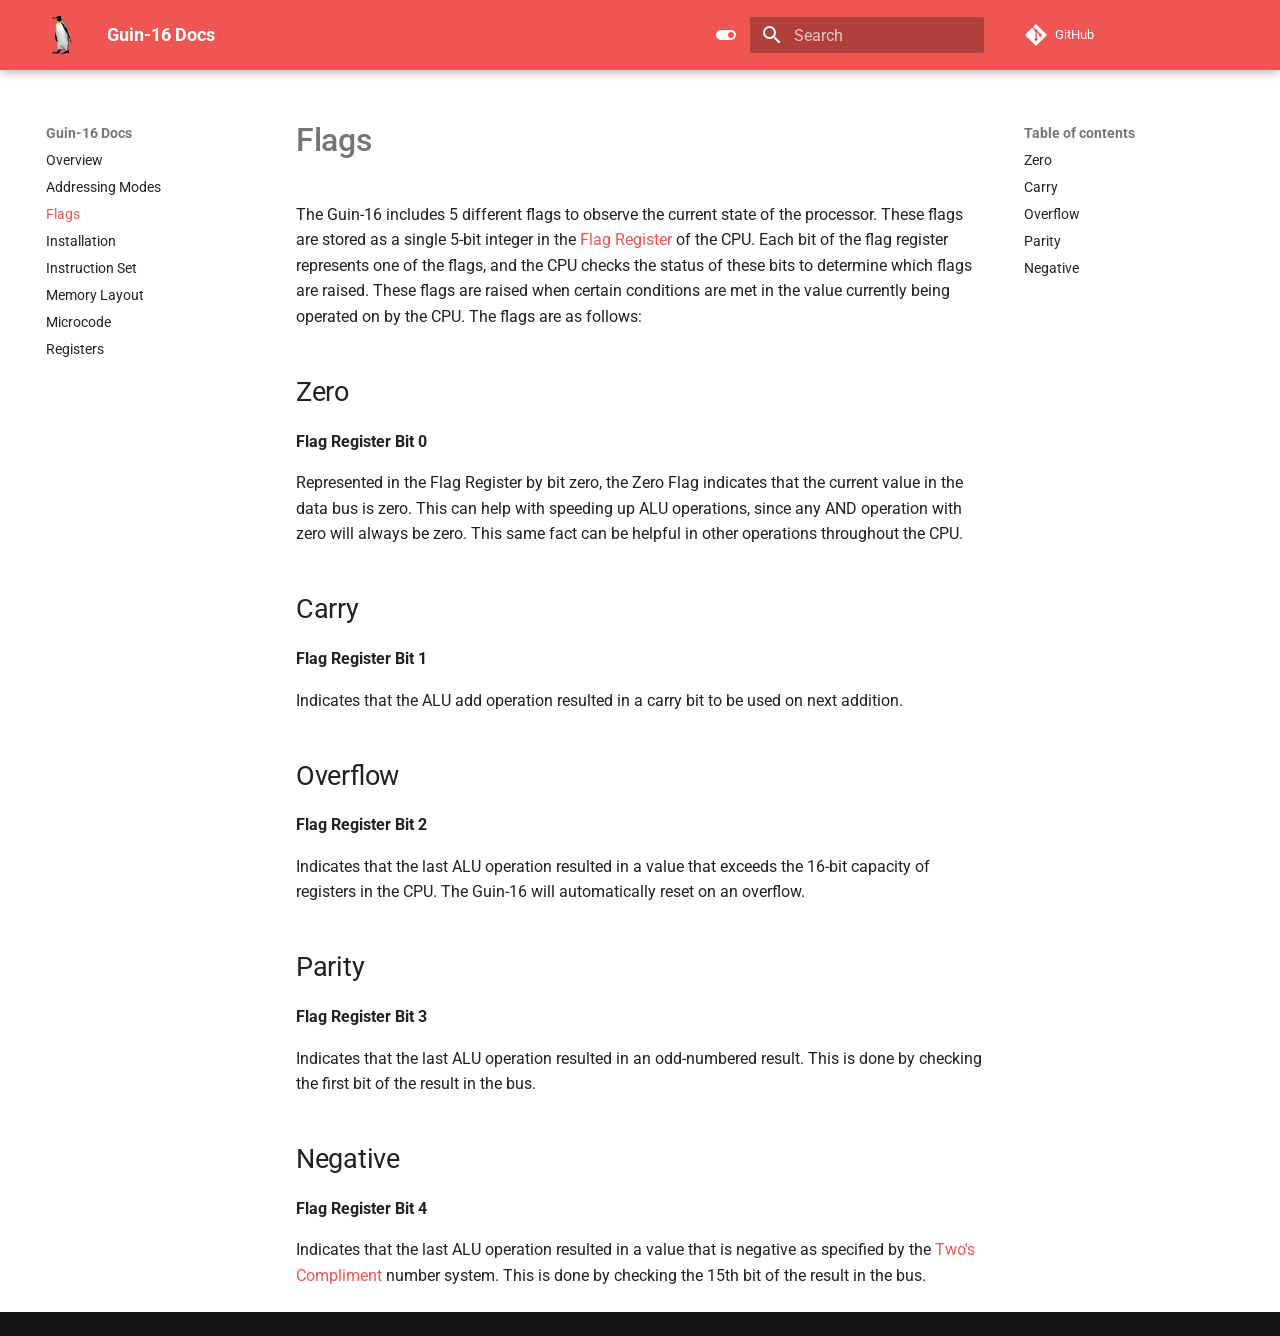
<file: flags/index.html>
<!doctype html>
<html lang="en" class="no-js">
  <head>
    
      <meta charset="utf-8">
      <meta name="viewport" content="width=device-width,initial-scale=1">
      
      
      
      
        <link rel="prev" href="../addressing-modes/">
      
      
        <link rel="next" href="../installation/">
      
      
      <link rel="icon" href="../imgs/guin.png">
      <meta name="generator" content="mkdocs-1.6.1, mkdocs-material-9.6.23">
    
    
      
        <title>Flags - Guin-16 Docs</title>
      
    
    
      <link rel="stylesheet" href="../assets/stylesheets/main.84d31ad4.min.css">
      
        
        <link rel="stylesheet" href="../assets/stylesheets/palette.06af60db.min.css">
      
      


    
    
      
    
    
      
        
        
        <link rel="preconnect" href="https://fonts.gstatic.com" crossorigin>
        <link rel="stylesheet" href="https://fonts.googleapis.com/css?family=Roboto:300,300i,400,400i,700,700i%7CRoboto+Mono:400,400i,700,700i&display=fallback">
        <style>:root{--md-text-font:"Roboto";--md-code-font:"Roboto Mono"}</style>
      
    
    
      <link rel="stylesheet" href="../stylesheets/extra.css">
    
    <script>__md_scope=new URL("..",location),__md_hash=e=>[...e].reduce(((e,_)=>(e<<5)-e+_.charCodeAt(0)),0),__md_get=(e,_=localStorage,t=__md_scope)=>JSON.parse(_.getItem(t.pathname+"."+e)),__md_set=(e,_,t=localStorage,a=__md_scope)=>{try{t.setItem(a.pathname+"."+e,JSON.stringify(_))}catch(e){}}</script>
    
      

    
    
    
  </head>
  
  
    
    
      
    
    
    
    
    <body dir="ltr" data-md-color-scheme="default" data-md-color-primary="red" data-md-color-accent="red">
  
    
    <input class="md-toggle" data-md-toggle="drawer" type="checkbox" id="__drawer" autocomplete="off">
    <input class="md-toggle" data-md-toggle="search" type="checkbox" id="__search" autocomplete="off">
    <label class="md-overlay" for="__drawer"></label>
    <div data-md-component="skip">
      
        
        <a href="#zero" class="md-skip">
          Skip to content
        </a>
      
    </div>
    <div data-md-component="announce">
      
    </div>
    
    
      

  

<header class="md-header md-header--shadow" data-md-component="header">
  <nav class="md-header__inner md-grid" aria-label="Header">
    <a href=".." title="Guin-16 Docs" class="md-header__button md-logo" aria-label="Guin-16 Docs" data-md-component="logo">
      
  <img src="../imgs/guin.png" alt="logo">

    </a>
    <label class="md-header__button md-icon" for="__drawer">
      
      <svg xmlns="http://www.w3.org/2000/svg" viewBox="0 0 24 24"><path d="M3 6h18v2H3zm0 5h18v2H3zm0 5h18v2H3z"/></svg>
    </label>
    <div class="md-header__title" data-md-component="header-title">
      <div class="md-header__ellipsis">
        <div class="md-header__topic">
          <span class="md-ellipsis">
            Guin-16 Docs
          </span>
        </div>
        <div class="md-header__topic" data-md-component="header-topic">
          <span class="md-ellipsis">
            
              Flags
            
          </span>
        </div>
      </div>
    </div>
    
      
        <form class="md-header__option" data-md-component="palette">
  
    
    
    
    <input class="md-option" data-md-color-media="" data-md-color-scheme="default" data-md-color-primary="red" data-md-color-accent="red"  aria-label="Switch to dark mode"  type="radio" name="__palette" id="__palette_0">
    
      <label class="md-header__button md-icon" title="Switch to dark mode" for="__palette_1" hidden>
        <svg xmlns="http://www.w3.org/2000/svg" viewBox="0 0 24 24"><path d="M17 7H7a5 5 0 0 0-5 5 5 5 0 0 0 5 5h10a5 5 0 0 0 5-5 5 5 0 0 0-5-5m0 8a3 3 0 0 1-3-3 3 3 0 0 1 3-3 3 3 0 0 1 3 3 3 3 0 0 1-3 3"/></svg>
      </label>
    
  
    
    
    
    <input class="md-option" data-md-color-media="" data-md-color-scheme="slate" data-md-color-primary="red" data-md-color-accent="red"  aria-label="Switch to light mode"  type="radio" name="__palette" id="__palette_1">
    
      <label class="md-header__button md-icon" title="Switch to light mode" for="__palette_0" hidden>
        <svg xmlns="http://www.w3.org/2000/svg" viewBox="0 0 24 24"><path d="M17 6H7c-3.31 0-6 2.69-6 6s2.69 6 6 6h10c3.31 0 6-2.69 6-6s-2.69-6-6-6m0 10H7c-2.21 0-4-1.79-4-4s1.79-4 4-4h10c2.21 0 4 1.79 4 4s-1.79 4-4 4M7 9c-1.66 0-3 1.34-3 3s1.34 3 3 3 3-1.34 3-3-1.34-3-3-3"/></svg>
      </label>
    
  
</form>
      
    
    
      <script>var palette=__md_get("__palette");if(palette&&palette.color){if("(prefers-color-scheme)"===palette.color.media){var media=matchMedia("(prefers-color-scheme: light)"),input=document.querySelector(media.matches?"[data-md-color-media='(prefers-color-scheme: light)']":"[data-md-color-media='(prefers-color-scheme: dark)']");palette.color.media=input.getAttribute("data-md-color-media"),palette.color.scheme=input.getAttribute("data-md-color-scheme"),palette.color.primary=input.getAttribute("data-md-color-primary"),palette.color.accent=input.getAttribute("data-md-color-accent")}for(var[key,value]of Object.entries(palette.color))document.body.setAttribute("data-md-color-"+key,value)}</script>
    
    
    
      
      
        <label class="md-header__button md-icon" for="__search">
          
          <svg xmlns="http://www.w3.org/2000/svg" viewBox="0 0 24 24"><path d="M9.5 3A6.5 6.5 0 0 1 16 9.5c0 1.61-.59 3.09-1.56 4.23l.27.27h.79l5 5-1.5 1.5-5-5v-.79l-.27-.27A6.52 6.52 0 0 1 9.5 16 6.5 6.5 0 0 1 3 9.5 6.5 6.5 0 0 1 9.5 3m0 2C7 5 5 7 5 9.5S7 14 9.5 14 14 12 14 9.5 12 5 9.5 5"/></svg>
        </label>
        <div class="md-search" data-md-component="search" role="dialog">
  <label class="md-search__overlay" for="__search"></label>
  <div class="md-search__inner" role="search">
    <form class="md-search__form" name="search">
      <input type="text" class="md-search__input" name="query" aria-label="Search" placeholder="Search" autocapitalize="off" autocorrect="off" autocomplete="off" spellcheck="false" data-md-component="search-query" required>
      <label class="md-search__icon md-icon" for="__search">
        
        <svg xmlns="http://www.w3.org/2000/svg" viewBox="0 0 24 24"><path d="M9.5 3A6.5 6.5 0 0 1 16 9.5c0 1.61-.59 3.09-1.56 4.23l.27.27h.79l5 5-1.5 1.5-5-5v-.79l-.27-.27A6.52 6.52 0 0 1 9.5 16 6.5 6.5 0 0 1 3 9.5 6.5 6.5 0 0 1 9.5 3m0 2C7 5 5 7 5 9.5S7 14 9.5 14 14 12 14 9.5 12 5 9.5 5"/></svg>
        
        <svg xmlns="http://www.w3.org/2000/svg" viewBox="0 0 24 24"><path d="M20 11v2H8l5.5 5.5-1.42 1.42L4.16 12l7.92-7.92L13.5 5.5 8 11z"/></svg>
      </label>
      <nav class="md-search__options" aria-label="Search">
        
        <button type="reset" class="md-search__icon md-icon" title="Clear" aria-label="Clear" tabindex="-1">
          
          <svg xmlns="http://www.w3.org/2000/svg" viewBox="0 0 24 24"><path d="M19 6.41 17.59 5 12 10.59 6.41 5 5 6.41 10.59 12 5 17.59 6.41 19 12 13.41 17.59 19 19 17.59 13.41 12z"/></svg>
        </button>
      </nav>
      
    </form>
    <div class="md-search__output">
      <div class="md-search__scrollwrap" tabindex="0" data-md-scrollfix>
        <div class="md-search-result" data-md-component="search-result">
          <div class="md-search-result__meta">
            Initializing search
          </div>
          <ol class="md-search-result__list" role="presentation"></ol>
        </div>
      </div>
    </div>
  </div>
</div>
      
    
    
      <div class="md-header__source">
        <a href="https://github.com/shogrenjacob/16-bit-cpu" title="Go to repository" class="md-source" data-md-component="source">
  <div class="md-source__icon md-icon">
    
    <svg xmlns="http://www.w3.org/2000/svg" viewBox="0 0 448 512"><!--! Font Awesome Free 7.1.0 by @fontawesome - https://fontawesome.com License - https://fontawesome.com/license/free (Icons: CC BY 4.0, Fonts: SIL OFL 1.1, Code: MIT License) Copyright 2025 Fonticons, Inc.--><path d="M439.6 236.1 244 40.5c-5.4-5.5-12.8-8.5-20.4-8.5s-15 3-20.4 8.4L162.5 81l51.5 51.5c27.1-9.1 52.7 16.8 43.4 43.7l49.7 49.7c34.2-11.8 61.2 31 35.5 56.7-26.5 26.5-70.2-2.9-56-37.3L240.3 199v121.9c25.3 12.5 22.3 41.8 9.1 55-6.4 6.4-15.2 10.1-24.3 10.1s-17.8-3.6-24.3-10.1c-17.6-17.6-11.1-46.9 11.2-56v-123c-20.8-8.5-24.6-30.7-18.6-45L142.6 101 8.5 235.1C3 240.6 0 247.9 0 255.5s3 15 8.5 20.4l195.6 195.7c5.4 5.4 12.7 8.4 20.4 8.4s15-3 20.4-8.4l194.7-194.7c5.4-5.4 8.4-12.8 8.4-20.4s-3-15-8.4-20.4"/></svg>
  </div>
  <div class="md-source__repository">
    GitHub
  </div>
</a>
      </div>
    
  </nav>
  
</header>
    
    <div class="md-container" data-md-component="container">
      
      
        
          
        
      
      <main class="md-main" data-md-component="main">
        <div class="md-main__inner md-grid">
          
            
              
              <div class="md-sidebar md-sidebar--primary" data-md-component="sidebar" data-md-type="navigation" >
                <div class="md-sidebar__scrollwrap">
                  <div class="md-sidebar__inner">
                    



<nav class="md-nav md-nav--primary" aria-label="Navigation" data-md-level="0">
  <label class="md-nav__title" for="__drawer">
    <a href=".." title="Guin-16 Docs" class="md-nav__button md-logo" aria-label="Guin-16 Docs" data-md-component="logo">
      
  <img src="../imgs/guin.png" alt="logo">

    </a>
    Guin-16 Docs
  </label>
  
    <div class="md-nav__source">
      <a href="https://github.com/shogrenjacob/16-bit-cpu" title="Go to repository" class="md-source" data-md-component="source">
  <div class="md-source__icon md-icon">
    
    <svg xmlns="http://www.w3.org/2000/svg" viewBox="0 0 448 512"><!--! Font Awesome Free 7.1.0 by @fontawesome - https://fontawesome.com License - https://fontawesome.com/license/free (Icons: CC BY 4.0, Fonts: SIL OFL 1.1, Code: MIT License) Copyright 2025 Fonticons, Inc.--><path d="M439.6 236.1 244 40.5c-5.4-5.5-12.8-8.5-20.4-8.5s-15 3-20.4 8.4L162.5 81l51.5 51.5c27.1-9.1 52.7 16.8 43.4 43.7l49.7 49.7c34.2-11.8 61.2 31 35.5 56.7-26.5 26.5-70.2-2.9-56-37.3L240.3 199v121.9c25.3 12.5 22.3 41.8 9.1 55-6.4 6.4-15.2 10.1-24.3 10.1s-17.8-3.6-24.3-10.1c-17.6-17.6-11.1-46.9 11.2-56v-123c-20.8-8.5-24.6-30.7-18.6-45L142.6 101 8.5 235.1C3 240.6 0 247.9 0 255.5s3 15 8.5 20.4l195.6 195.7c5.4 5.4 12.7 8.4 20.4 8.4s15-3 20.4-8.4l194.7-194.7c5.4-5.4 8.4-12.8 8.4-20.4s-3-15-8.4-20.4"/></svg>
  </div>
  <div class="md-source__repository">
    GitHub
  </div>
</a>
    </div>
  
  <ul class="md-nav__list" data-md-scrollfix>
    
      
      
  
  
  
  
    <li class="md-nav__item">
      <a href=".." class="md-nav__link">
        
  
  
  <span class="md-ellipsis">
    Overview
    
  </span>
  

      </a>
    </li>
  

    
      
      
  
  
  
  
    <li class="md-nav__item">
      <a href="../addressing-modes/" class="md-nav__link">
        
  
  
  <span class="md-ellipsis">
    Addressing Modes
    
  </span>
  

      </a>
    </li>
  

    
      
      
  
  
    
  
  
  
    <li class="md-nav__item md-nav__item--active">
      
      <input class="md-nav__toggle md-toggle" type="checkbox" id="__toc">
      
      
      
        <label class="md-nav__link md-nav__link--active" for="__toc">
          
  
  
  <span class="md-ellipsis">
    Flags
    
  </span>
  

          <span class="md-nav__icon md-icon"></span>
        </label>
      
      <a href="./" class="md-nav__link md-nav__link--active">
        
  
  
  <span class="md-ellipsis">
    Flags
    
  </span>
  

      </a>
      
        

<nav class="md-nav md-nav--secondary" aria-label="Table of contents">
  
  
  
  
    <label class="md-nav__title" for="__toc">
      <span class="md-nav__icon md-icon"></span>
      Table of contents
    </label>
    <ul class="md-nav__list" data-md-component="toc" data-md-scrollfix>
      
        <li class="md-nav__item">
  <a href="#zero" class="md-nav__link">
    <span class="md-ellipsis">
      Zero
    </span>
  </a>
  
</li>
      
        <li class="md-nav__item">
  <a href="#carry" class="md-nav__link">
    <span class="md-ellipsis">
      Carry
    </span>
  </a>
  
</li>
      
        <li class="md-nav__item">
  <a href="#overflow" class="md-nav__link">
    <span class="md-ellipsis">
      Overflow
    </span>
  </a>
  
</li>
      
        <li class="md-nav__item">
  <a href="#parity" class="md-nav__link">
    <span class="md-ellipsis">
      Parity
    </span>
  </a>
  
</li>
      
        <li class="md-nav__item">
  <a href="#negative" class="md-nav__link">
    <span class="md-ellipsis">
      Negative
    </span>
  </a>
  
</li>
      
    </ul>
  
</nav>
      
    </li>
  

    
      
      
  
  
  
  
    <li class="md-nav__item">
      <a href="../installation/" class="md-nav__link">
        
  
  
  <span class="md-ellipsis">
    Installation
    
  </span>
  

      </a>
    </li>
  

    
      
      
  
  
  
  
    <li class="md-nav__item">
      <a href="../instruction-set/" class="md-nav__link">
        
  
  
  <span class="md-ellipsis">
    Instruction Set
    
  </span>
  

      </a>
    </li>
  

    
      
      
  
  
  
  
    <li class="md-nav__item">
      <a href="../memory/" class="md-nav__link">
        
  
  
  <span class="md-ellipsis">
    Memory Layout
    
  </span>
  

      </a>
    </li>
  

    
      
      
  
  
  
  
    <li class="md-nav__item">
      <a href="../microcode/" class="md-nav__link">
        
  
  
  <span class="md-ellipsis">
    Microcode
    
  </span>
  

      </a>
    </li>
  

    
      
      
  
  
  
  
    <li class="md-nav__item">
      <a href="../registers/" class="md-nav__link">
        
  
  
  <span class="md-ellipsis">
    Registers
    
  </span>
  

      </a>
    </li>
  

    
  </ul>
</nav>
                  </div>
                </div>
              </div>
            
            
              
              <div class="md-sidebar md-sidebar--secondary" data-md-component="sidebar" data-md-type="toc" >
                <div class="md-sidebar__scrollwrap">
                  <div class="md-sidebar__inner">
                    

<nav class="md-nav md-nav--secondary" aria-label="Table of contents">
  
  
  
  
    <label class="md-nav__title" for="__toc">
      <span class="md-nav__icon md-icon"></span>
      Table of contents
    </label>
    <ul class="md-nav__list" data-md-component="toc" data-md-scrollfix>
      
        <li class="md-nav__item">
  <a href="#zero" class="md-nav__link">
    <span class="md-ellipsis">
      Zero
    </span>
  </a>
  
</li>
      
        <li class="md-nav__item">
  <a href="#carry" class="md-nav__link">
    <span class="md-ellipsis">
      Carry
    </span>
  </a>
  
</li>
      
        <li class="md-nav__item">
  <a href="#overflow" class="md-nav__link">
    <span class="md-ellipsis">
      Overflow
    </span>
  </a>
  
</li>
      
        <li class="md-nav__item">
  <a href="#parity" class="md-nav__link">
    <span class="md-ellipsis">
      Parity
    </span>
  </a>
  
</li>
      
        <li class="md-nav__item">
  <a href="#negative" class="md-nav__link">
    <span class="md-ellipsis">
      Negative
    </span>
  </a>
  
</li>
      
    </ul>
  
</nav>
                  </div>
                </div>
              </div>
            
          
          
            <div class="md-content" data-md-component="content">
              <article class="md-content__inner md-typeset">
                
                  


  
  


  <h1>Flags</h1>

<p>The Guin-16 includes 5 different flags to observe the current state of the processor. These flags are stored as a single 5-bit integer in the <a href="../registers/#flag-register">Flag Register</a> of the CPU. Each bit of the flag register represents one of the flags, and the CPU checks the status of these bits to determine which flags are raised. These flags are raised when certain conditions are met in the value currently being operated on by the CPU. The flags are as follows:</p>
<h2 id="zero">Zero</h2>
<p><strong>Flag Register Bit 0</strong></p>
<p>Represented in the Flag Register by bit zero, the Zero Flag indicates that the current value in the data bus is zero. This can help with speeding up ALU operations, since any AND operation with zero will always be zero. This same fact can be helpful in other operations throughout the CPU. </p>
<h2 id="carry">Carry</h2>
<p><strong>Flag Register Bit 1</strong></p>
<p>Indicates that the ALU add operation resulted in a carry bit to be used on next addition.</p>
<h2 id="overflow">Overflow</h2>
<p><strong>Flag Register Bit 2</strong></p>
<p>Indicates that the last ALU operation resulted in a value that exceeds the 16-bit capacity of registers in the CPU. The Guin-16 will automatically reset on an overflow.</p>
<h2 id="parity">Parity</h2>
<p><strong>Flag Register Bit 3</strong></p>
<p>Indicates that the last ALU operation resulted in an odd-numbered result. This is done by checking the first bit of the result in the bus.</p>
<h2 id="negative">Negative</h2>
<p><strong>Flag Register Bit 4</strong></p>
<p>Indicates that the last ALU operation resulted in a value that is negative as specified by the <a href="https://en.wikipedia.org/wiki/Two%27s_complement">Two's Compliment</a> number system. This is done by checking the 15th bit of the result in the bus.</p>












                
              </article>
            </div>
          
          
<script>var target=document.getElementById(location.hash.slice(1));target&&target.name&&(target.checked=target.name.startsWith("__tabbed_"))</script>
        </div>
        
      </main>
      
        <footer class="md-footer">
  
  <div class="md-footer-meta md-typeset">
    <div class="md-footer-meta__inner md-grid">
      <div class="md-copyright">
  
  
</div>
      
    </div>
  </div>
</footer>
      
    </div>
    <div class="md-dialog" data-md-component="dialog">
      <div class="md-dialog__inner md-typeset"></div>
    </div>
    
    
    
      
      <script id="__config" type="application/json">{"base": "..", "features": [], "search": "../assets/javascripts/workers/search.973d3a69.min.js", "tags": null, "translations": {"clipboard.copied": "Copied to clipboard", "clipboard.copy": "Copy to clipboard", "search.result.more.one": "1 more on this page", "search.result.more.other": "# more on this page", "search.result.none": "No matching documents", "search.result.one": "1 matching document", "search.result.other": "# matching documents", "search.result.placeholder": "Type to start searching", "search.result.term.missing": "Missing", "select.version": "Select version"}, "version": null}</script>
    
    
      <script src="../assets/javascripts/bundle.f55a23d4.min.js"></script>
      
    
  </body>
</html>
</file>
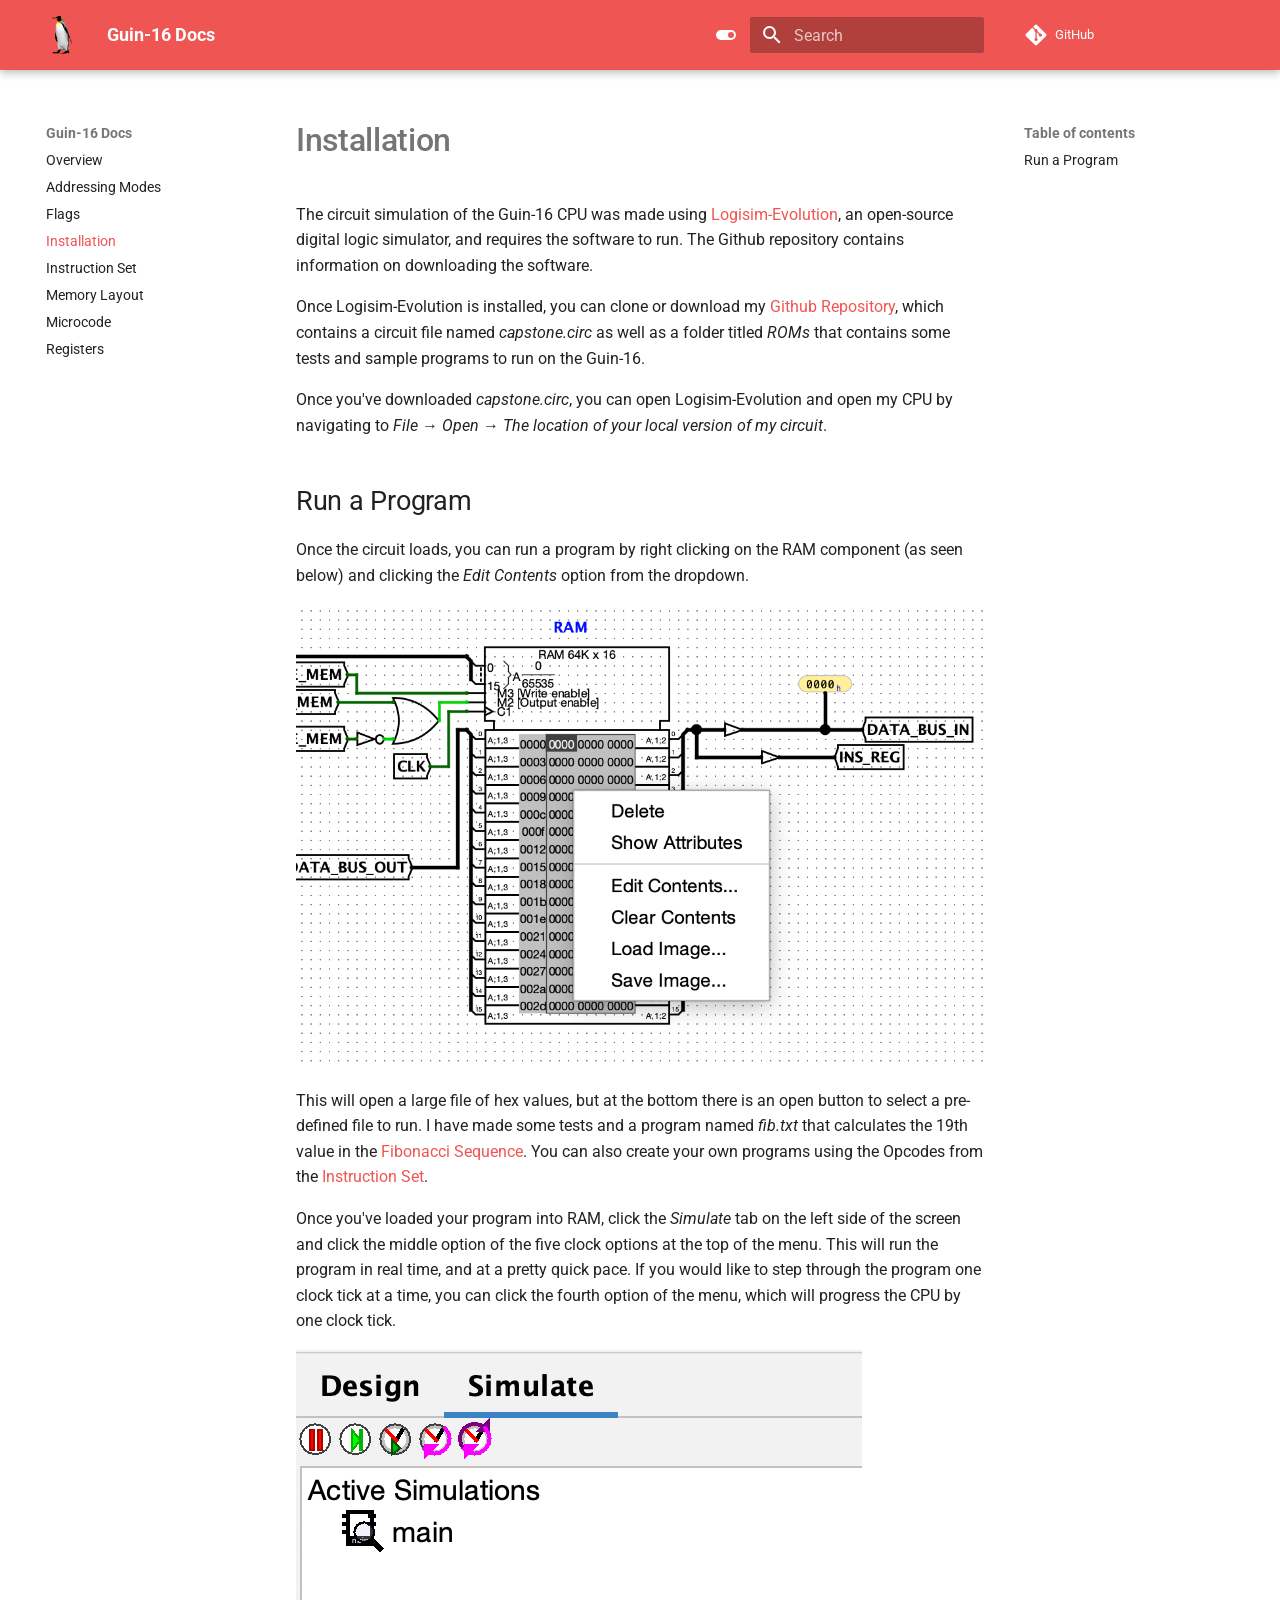
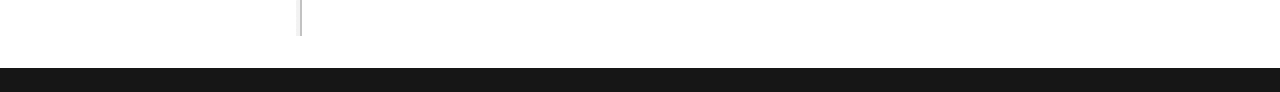
<file: installation/index.html>
<!doctype html>
<html lang="en" class="no-js">
  <head>
    
      <meta charset="utf-8">
      <meta name="viewport" content="width=device-width,initial-scale=1">
      
      
      
      
        <link rel="prev" href="../flags/">
      
      
        <link rel="next" href="../instruction-set/">
      
      
      <link rel="icon" href="../imgs/guin.png">
      <meta name="generator" content="mkdocs-1.6.1, mkdocs-material-9.6.23">
    
    
      
        <title>Installation - Guin-16 Docs</title>
      
    
    
      <link rel="stylesheet" href="../assets/stylesheets/main.84d31ad4.min.css">
      
        
        <link rel="stylesheet" href="../assets/stylesheets/palette.06af60db.min.css">
      
      


    
    
      
    
    
      
        
        
        <link rel="preconnect" href="https://fonts.gstatic.com" crossorigin>
        <link rel="stylesheet" href="https://fonts.googleapis.com/css?family=Roboto:300,300i,400,400i,700,700i%7CRoboto+Mono:400,400i,700,700i&display=fallback">
        <style>:root{--md-text-font:"Roboto";--md-code-font:"Roboto Mono"}</style>
      
    
    
      <link rel="stylesheet" href="../stylesheets/extra.css">
    
    <script>__md_scope=new URL("..",location),__md_hash=e=>[...e].reduce(((e,_)=>(e<<5)-e+_.charCodeAt(0)),0),__md_get=(e,_=localStorage,t=__md_scope)=>JSON.parse(_.getItem(t.pathname+"."+e)),__md_set=(e,_,t=localStorage,a=__md_scope)=>{try{t.setItem(a.pathname+"."+e,JSON.stringify(_))}catch(e){}}</script>
    
      

    
    
    
  </head>
  
  
    
    
      
    
    
    
    
    <body dir="ltr" data-md-color-scheme="default" data-md-color-primary="red" data-md-color-accent="red">
  
    
    <input class="md-toggle" data-md-toggle="drawer" type="checkbox" id="__drawer" autocomplete="off">
    <input class="md-toggle" data-md-toggle="search" type="checkbox" id="__search" autocomplete="off">
    <label class="md-overlay" for="__drawer"></label>
    <div data-md-component="skip">
      
        
        <a href="#installation" class="md-skip">
          Skip to content
        </a>
      
    </div>
    <div data-md-component="announce">
      
    </div>
    
    
      

  

<header class="md-header md-header--shadow" data-md-component="header">
  <nav class="md-header__inner md-grid" aria-label="Header">
    <a href=".." title="Guin-16 Docs" class="md-header__button md-logo" aria-label="Guin-16 Docs" data-md-component="logo">
      
  <img src="../imgs/guin.png" alt="logo">

    </a>
    <label class="md-header__button md-icon" for="__drawer">
      
      <svg xmlns="http://www.w3.org/2000/svg" viewBox="0 0 24 24"><path d="M3 6h18v2H3zm0 5h18v2H3zm0 5h18v2H3z"/></svg>
    </label>
    <div class="md-header__title" data-md-component="header-title">
      <div class="md-header__ellipsis">
        <div class="md-header__topic">
          <span class="md-ellipsis">
            Guin-16 Docs
          </span>
        </div>
        <div class="md-header__topic" data-md-component="header-topic">
          <span class="md-ellipsis">
            
              Installation
            
          </span>
        </div>
      </div>
    </div>
    
      
        <form class="md-header__option" data-md-component="palette">
  
    
    
    
    <input class="md-option" data-md-color-media="" data-md-color-scheme="default" data-md-color-primary="red" data-md-color-accent="red"  aria-label="Switch to dark mode"  type="radio" name="__palette" id="__palette_0">
    
      <label class="md-header__button md-icon" title="Switch to dark mode" for="__palette_1" hidden>
        <svg xmlns="http://www.w3.org/2000/svg" viewBox="0 0 24 24"><path d="M17 7H7a5 5 0 0 0-5 5 5 5 0 0 0 5 5h10a5 5 0 0 0 5-5 5 5 0 0 0-5-5m0 8a3 3 0 0 1-3-3 3 3 0 0 1 3-3 3 3 0 0 1 3 3 3 3 0 0 1-3 3"/></svg>
      </label>
    
  
    
    
    
    <input class="md-option" data-md-color-media="" data-md-color-scheme="slate" data-md-color-primary="red" data-md-color-accent="red"  aria-label="Switch to light mode"  type="radio" name="__palette" id="__palette_1">
    
      <label class="md-header__button md-icon" title="Switch to light mode" for="__palette_0" hidden>
        <svg xmlns="http://www.w3.org/2000/svg" viewBox="0 0 24 24"><path d="M17 6H7c-3.31 0-6 2.69-6 6s2.69 6 6 6h10c3.31 0 6-2.69 6-6s-2.69-6-6-6m0 10H7c-2.21 0-4-1.79-4-4s1.79-4 4-4h10c2.21 0 4 1.79 4 4s-1.79 4-4 4M7 9c-1.66 0-3 1.34-3 3s1.34 3 3 3 3-1.34 3-3-1.34-3-3-3"/></svg>
      </label>
    
  
</form>
      
    
    
      <script>var palette=__md_get("__palette");if(palette&&palette.color){if("(prefers-color-scheme)"===palette.color.media){var media=matchMedia("(prefers-color-scheme: light)"),input=document.querySelector(media.matches?"[data-md-color-media='(prefers-color-scheme: light)']":"[data-md-color-media='(prefers-color-scheme: dark)']");palette.color.media=input.getAttribute("data-md-color-media"),palette.color.scheme=input.getAttribute("data-md-color-scheme"),palette.color.primary=input.getAttribute("data-md-color-primary"),palette.color.accent=input.getAttribute("data-md-color-accent")}for(var[key,value]of Object.entries(palette.color))document.body.setAttribute("data-md-color-"+key,value)}</script>
    
    
    
      
      
        <label class="md-header__button md-icon" for="__search">
          
          <svg xmlns="http://www.w3.org/2000/svg" viewBox="0 0 24 24"><path d="M9.5 3A6.5 6.5 0 0 1 16 9.5c0 1.61-.59 3.09-1.56 4.23l.27.27h.79l5 5-1.5 1.5-5-5v-.79l-.27-.27A6.52 6.52 0 0 1 9.5 16 6.5 6.5 0 0 1 3 9.5 6.5 6.5 0 0 1 9.5 3m0 2C7 5 5 7 5 9.5S7 14 9.5 14 14 12 14 9.5 12 5 9.5 5"/></svg>
        </label>
        <div class="md-search" data-md-component="search" role="dialog">
  <label class="md-search__overlay" for="__search"></label>
  <div class="md-search__inner" role="search">
    <form class="md-search__form" name="search">
      <input type="text" class="md-search__input" name="query" aria-label="Search" placeholder="Search" autocapitalize="off" autocorrect="off" autocomplete="off" spellcheck="false" data-md-component="search-query" required>
      <label class="md-search__icon md-icon" for="__search">
        
        <svg xmlns="http://www.w3.org/2000/svg" viewBox="0 0 24 24"><path d="M9.5 3A6.5 6.5 0 0 1 16 9.5c0 1.61-.59 3.09-1.56 4.23l.27.27h.79l5 5-1.5 1.5-5-5v-.79l-.27-.27A6.52 6.52 0 0 1 9.5 16 6.5 6.5 0 0 1 3 9.5 6.5 6.5 0 0 1 9.5 3m0 2C7 5 5 7 5 9.5S7 14 9.5 14 14 12 14 9.5 12 5 9.5 5"/></svg>
        
        <svg xmlns="http://www.w3.org/2000/svg" viewBox="0 0 24 24"><path d="M20 11v2H8l5.5 5.5-1.42 1.42L4.16 12l7.92-7.92L13.5 5.5 8 11z"/></svg>
      </label>
      <nav class="md-search__options" aria-label="Search">
        
        <button type="reset" class="md-search__icon md-icon" title="Clear" aria-label="Clear" tabindex="-1">
          
          <svg xmlns="http://www.w3.org/2000/svg" viewBox="0 0 24 24"><path d="M19 6.41 17.59 5 12 10.59 6.41 5 5 6.41 10.59 12 5 17.59 6.41 19 12 13.41 17.59 19 19 17.59 13.41 12z"/></svg>
        </button>
      </nav>
      
    </form>
    <div class="md-search__output">
      <div class="md-search__scrollwrap" tabindex="0" data-md-scrollfix>
        <div class="md-search-result" data-md-component="search-result">
          <div class="md-search-result__meta">
            Initializing search
          </div>
          <ol class="md-search-result__list" role="presentation"></ol>
        </div>
      </div>
    </div>
  </div>
</div>
      
    
    
      <div class="md-header__source">
        <a href="https://github.com/shogrenjacob/16-bit-cpu" title="Go to repository" class="md-source" data-md-component="source">
  <div class="md-source__icon md-icon">
    
    <svg xmlns="http://www.w3.org/2000/svg" viewBox="0 0 448 512"><!--! Font Awesome Free 7.1.0 by @fontawesome - https://fontawesome.com License - https://fontawesome.com/license/free (Icons: CC BY 4.0, Fonts: SIL OFL 1.1, Code: MIT License) Copyright 2025 Fonticons, Inc.--><path d="M439.6 236.1 244 40.5c-5.4-5.5-12.8-8.5-20.4-8.5s-15 3-20.4 8.4L162.5 81l51.5 51.5c27.1-9.1 52.7 16.8 43.4 43.7l49.7 49.7c34.2-11.8 61.2 31 35.5 56.7-26.5 26.5-70.2-2.9-56-37.3L240.3 199v121.9c25.3 12.5 22.3 41.8 9.1 55-6.4 6.4-15.2 10.1-24.3 10.1s-17.8-3.6-24.3-10.1c-17.6-17.6-11.1-46.9 11.2-56v-123c-20.8-8.5-24.6-30.7-18.6-45L142.6 101 8.5 235.1C3 240.6 0 247.9 0 255.5s3 15 8.5 20.4l195.6 195.7c5.4 5.4 12.7 8.4 20.4 8.4s15-3 20.4-8.4l194.7-194.7c5.4-5.4 8.4-12.8 8.4-20.4s-3-15-8.4-20.4"/></svg>
  </div>
  <div class="md-source__repository">
    GitHub
  </div>
</a>
      </div>
    
  </nav>
  
</header>
    
    <div class="md-container" data-md-component="container">
      
      
        
          
        
      
      <main class="md-main" data-md-component="main">
        <div class="md-main__inner md-grid">
          
            
              
              <div class="md-sidebar md-sidebar--primary" data-md-component="sidebar" data-md-type="navigation" >
                <div class="md-sidebar__scrollwrap">
                  <div class="md-sidebar__inner">
                    



<nav class="md-nav md-nav--primary" aria-label="Navigation" data-md-level="0">
  <label class="md-nav__title" for="__drawer">
    <a href=".." title="Guin-16 Docs" class="md-nav__button md-logo" aria-label="Guin-16 Docs" data-md-component="logo">
      
  <img src="../imgs/guin.png" alt="logo">

    </a>
    Guin-16 Docs
  </label>
  
    <div class="md-nav__source">
      <a href="https://github.com/shogrenjacob/16-bit-cpu" title="Go to repository" class="md-source" data-md-component="source">
  <div class="md-source__icon md-icon">
    
    <svg xmlns="http://www.w3.org/2000/svg" viewBox="0 0 448 512"><!--! Font Awesome Free 7.1.0 by @fontawesome - https://fontawesome.com License - https://fontawesome.com/license/free (Icons: CC BY 4.0, Fonts: SIL OFL 1.1, Code: MIT License) Copyright 2025 Fonticons, Inc.--><path d="M439.6 236.1 244 40.5c-5.4-5.5-12.8-8.5-20.4-8.5s-15 3-20.4 8.4L162.5 81l51.5 51.5c27.1-9.1 52.7 16.8 43.4 43.7l49.7 49.7c34.2-11.8 61.2 31 35.5 56.7-26.5 26.5-70.2-2.9-56-37.3L240.3 199v121.9c25.3 12.5 22.3 41.8 9.1 55-6.4 6.4-15.2 10.1-24.3 10.1s-17.8-3.6-24.3-10.1c-17.6-17.6-11.1-46.9 11.2-56v-123c-20.8-8.5-24.6-30.7-18.6-45L142.6 101 8.5 235.1C3 240.6 0 247.9 0 255.5s3 15 8.5 20.4l195.6 195.7c5.4 5.4 12.7 8.4 20.4 8.4s15-3 20.4-8.4l194.7-194.7c5.4-5.4 8.4-12.8 8.4-20.4s-3-15-8.4-20.4"/></svg>
  </div>
  <div class="md-source__repository">
    GitHub
  </div>
</a>
    </div>
  
  <ul class="md-nav__list" data-md-scrollfix>
    
      
      
  
  
  
  
    <li class="md-nav__item">
      <a href=".." class="md-nav__link">
        
  
  
  <span class="md-ellipsis">
    Overview
    
  </span>
  

      </a>
    </li>
  

    
      
      
  
  
  
  
    <li class="md-nav__item">
      <a href="../addressing-modes/" class="md-nav__link">
        
  
  
  <span class="md-ellipsis">
    Addressing Modes
    
  </span>
  

      </a>
    </li>
  

    
      
      
  
  
  
  
    <li class="md-nav__item">
      <a href="../flags/" class="md-nav__link">
        
  
  
  <span class="md-ellipsis">
    Flags
    
  </span>
  

      </a>
    </li>
  

    
      
      
  
  
    
  
  
  
    <li class="md-nav__item md-nav__item--active">
      
      <input class="md-nav__toggle md-toggle" type="checkbox" id="__toc">
      
      
        
      
      
        <label class="md-nav__link md-nav__link--active" for="__toc">
          
  
  
  <span class="md-ellipsis">
    Installation
    
  </span>
  

          <span class="md-nav__icon md-icon"></span>
        </label>
      
      <a href="./" class="md-nav__link md-nav__link--active">
        
  
  
  <span class="md-ellipsis">
    Installation
    
  </span>
  

      </a>
      
        

<nav class="md-nav md-nav--secondary" aria-label="Table of contents">
  
  
  
    
  
  
    <label class="md-nav__title" for="__toc">
      <span class="md-nav__icon md-icon"></span>
      Table of contents
    </label>
    <ul class="md-nav__list" data-md-component="toc" data-md-scrollfix>
      
        <li class="md-nav__item">
  <a href="#run-a-program" class="md-nav__link">
    <span class="md-ellipsis">
      Run a Program
    </span>
  </a>
  
</li>
      
    </ul>
  
</nav>
      
    </li>
  

    
      
      
  
  
  
  
    <li class="md-nav__item">
      <a href="../instruction-set/" class="md-nav__link">
        
  
  
  <span class="md-ellipsis">
    Instruction Set
    
  </span>
  

      </a>
    </li>
  

    
      
      
  
  
  
  
    <li class="md-nav__item">
      <a href="../memory/" class="md-nav__link">
        
  
  
  <span class="md-ellipsis">
    Memory Layout
    
  </span>
  

      </a>
    </li>
  

    
      
      
  
  
  
  
    <li class="md-nav__item">
      <a href="../microcode/" class="md-nav__link">
        
  
  
  <span class="md-ellipsis">
    Microcode
    
  </span>
  

      </a>
    </li>
  

    
      
      
  
  
  
  
    <li class="md-nav__item">
      <a href="../registers/" class="md-nav__link">
        
  
  
  <span class="md-ellipsis">
    Registers
    
  </span>
  

      </a>
    </li>
  

    
  </ul>
</nav>
                  </div>
                </div>
              </div>
            
            
              
              <div class="md-sidebar md-sidebar--secondary" data-md-component="sidebar" data-md-type="toc" >
                <div class="md-sidebar__scrollwrap">
                  <div class="md-sidebar__inner">
                    

<nav class="md-nav md-nav--secondary" aria-label="Table of contents">
  
  
  
    
  
  
    <label class="md-nav__title" for="__toc">
      <span class="md-nav__icon md-icon"></span>
      Table of contents
    </label>
    <ul class="md-nav__list" data-md-component="toc" data-md-scrollfix>
      
        <li class="md-nav__item">
  <a href="#run-a-program" class="md-nav__link">
    <span class="md-ellipsis">
      Run a Program
    </span>
  </a>
  
</li>
      
    </ul>
  
</nav>
                  </div>
                </div>
              </div>
            
          
          
            <div class="md-content" data-md-component="content">
              <article class="md-content__inner md-typeset">
                
                  


  
  


<h1 id="installation">Installation</h1>
<p>The circuit simulation of the Guin-16 CPU was made using <a href="https://github.com/logisim-evolution/logisim-evolution?tab=readme-ov-file#download">Logisim-Evolution</a>, an open-source digital logic simulator, and requires the software to run. The Github repository contains information on downloading the software.</p>
<p>Once Logisim-Evolution is installed, you can clone or download my <a href="https://github.com/shogrenjacob/16-bit-cpu">Github Repository</a>, which contains a circuit file named <em>capstone.circ</em> as well as a folder titled <em>ROMs</em> that contains some tests and sample programs to run on the Guin-16.</p>
<p>Once you've downloaded <em>capstone.circ</em>, you can open Logisim-Evolution and open my CPU by navigating to <em>File</em> &rarr; <em>Open</em> &rarr; <em>The location of your local version of my circuit</em>.</p>
<h2 id="run-a-program">Run a Program</h2>
<p>Once the circuit loads, you can run a program by right clicking on the RAM component (as seen below) and clicking the <em>Edit Contents</em> option from the dropdown. </p>
<p><img alt="RAM Dropdown" src="../imgs/RAM-dropdown.png" /></p>
<p>This will open a large file of hex values, but at the bottom there is an open button to select a pre-defined file to run. I have made some tests and a program named <em>fib.txt</em> that calculates the 19th value in the <a href="https://en.wikipedia.org/wiki/Fibonacci_sequence">Fibonacci Sequence</a>. You can also create your own programs using the Opcodes from the <a href="../instruction-set/">Instruction Set</a>.</p>
<p>Once you've loaded your program into RAM, click the <em>Simulate</em> tab on the left side of the screen and click the middle option of the five clock options at the top of the menu. This will run the program in real time, and at a pretty quick pace. If you would like to step through the program one clock tick at a time, you can click the fourth option of the menu, which will progress the CPU by one clock tick.</p>
<p><img alt="Simulation Menu" src="../imgs/sim-menu.png" /></p>












                
              </article>
            </div>
          
          
<script>var target=document.getElementById(location.hash.slice(1));target&&target.name&&(target.checked=target.name.startsWith("__tabbed_"))</script>
        </div>
        
      </main>
      
        <footer class="md-footer">
  
  <div class="md-footer-meta md-typeset">
    <div class="md-footer-meta__inner md-grid">
      <div class="md-copyright">
  
  
</div>
      
    </div>
  </div>
</footer>
      
    </div>
    <div class="md-dialog" data-md-component="dialog">
      <div class="md-dialog__inner md-typeset"></div>
    </div>
    
    
    
      
      <script id="__config" type="application/json">{"base": "..", "features": [], "search": "../assets/javascripts/workers/search.973d3a69.min.js", "tags": null, "translations": {"clipboard.copied": "Copied to clipboard", "clipboard.copy": "Copy to clipboard", "search.result.more.one": "1 more on this page", "search.result.more.other": "# more on this page", "search.result.none": "No matching documents", "search.result.one": "1 matching document", "search.result.other": "# matching documents", "search.result.placeholder": "Type to start searching", "search.result.term.missing": "Missing", "select.version": "Select version"}, "version": null}</script>
    
    
      <script src="../assets/javascripts/bundle.f55a23d4.min.js"></script>
      
    
  </body>
</html>
</file>
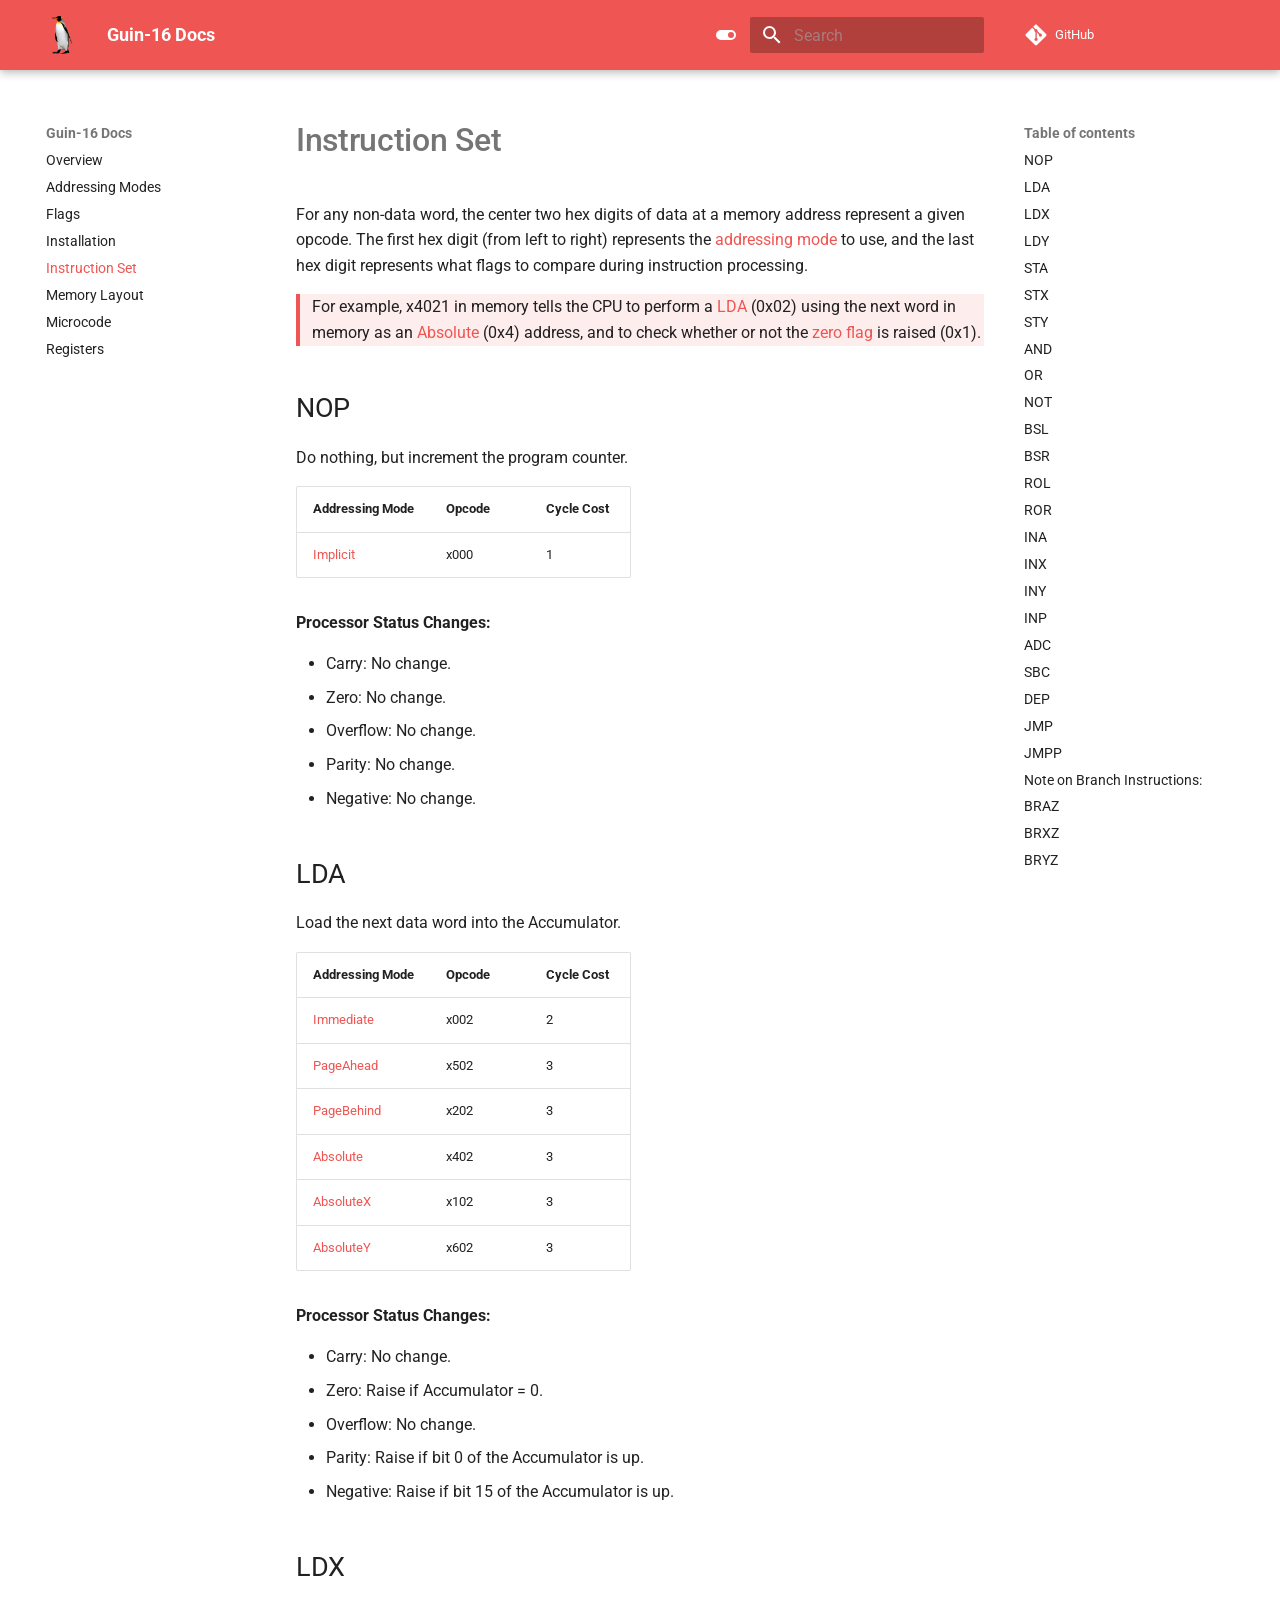
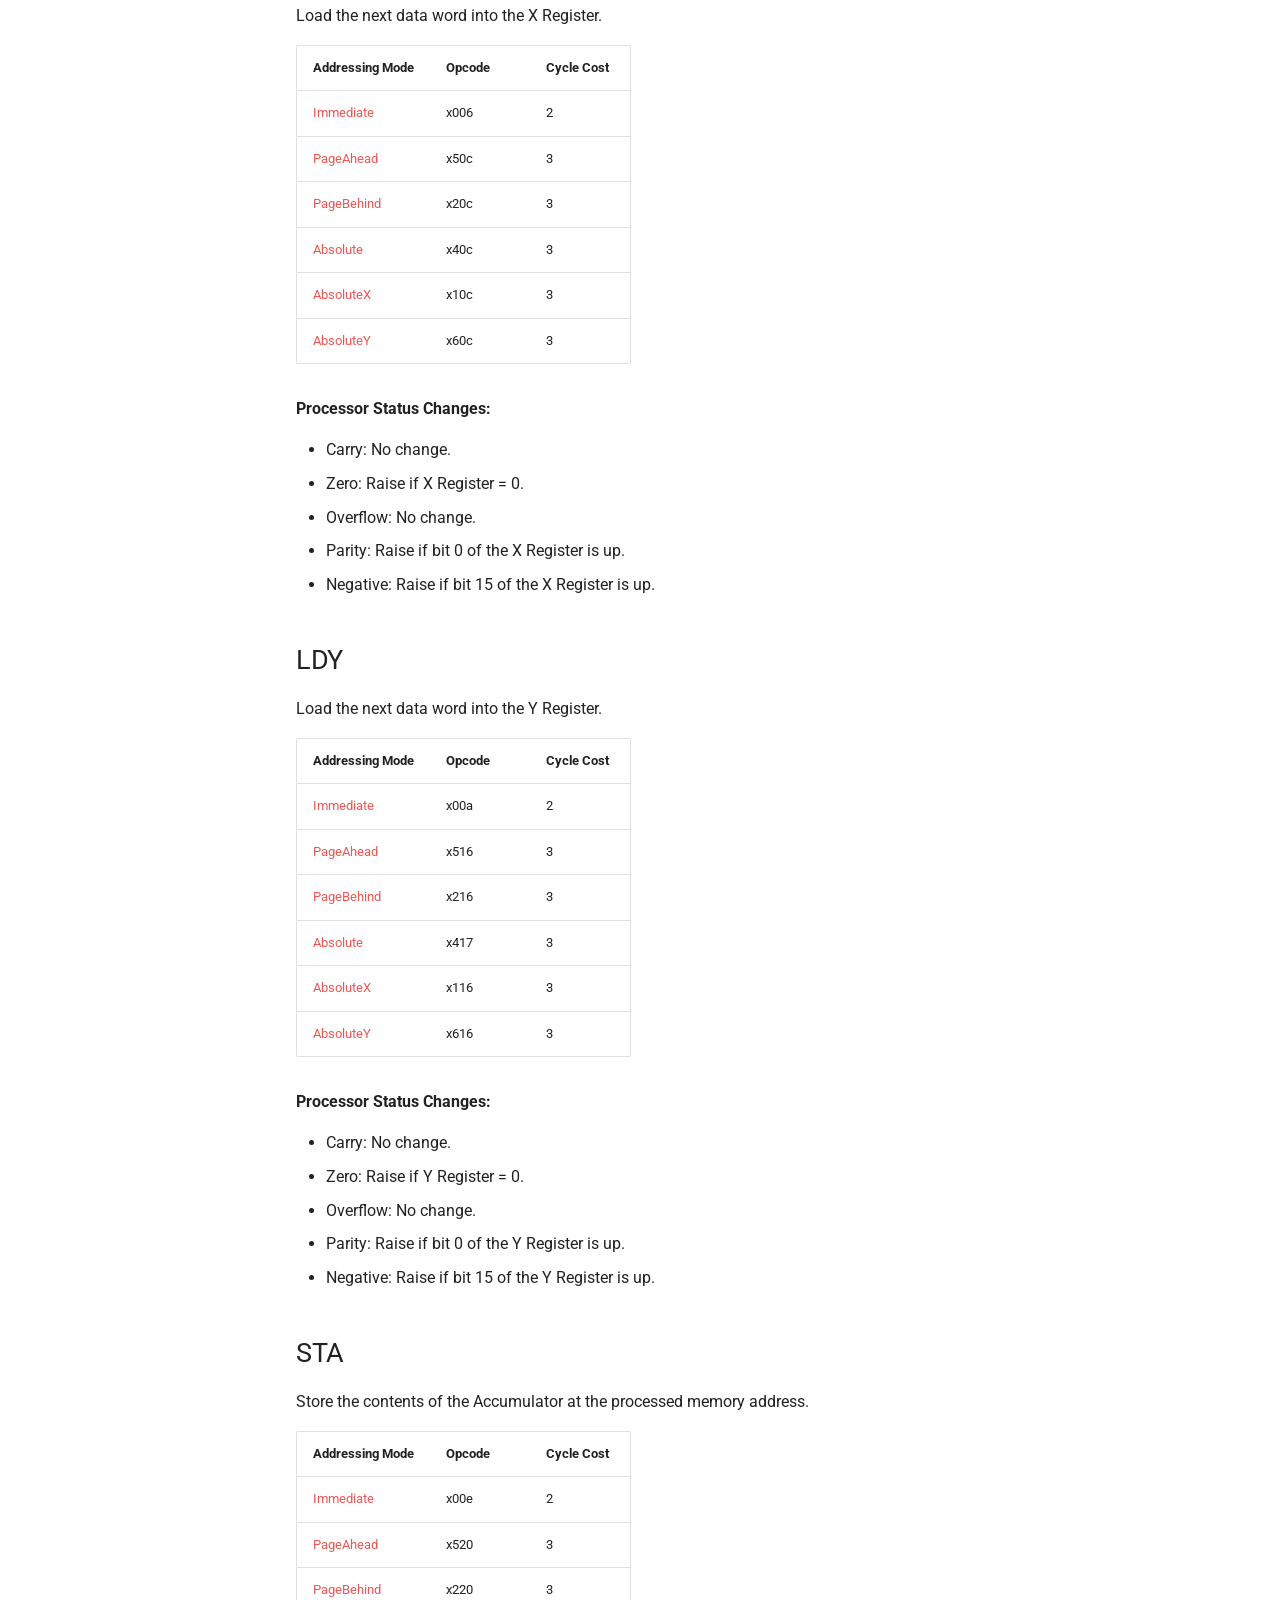
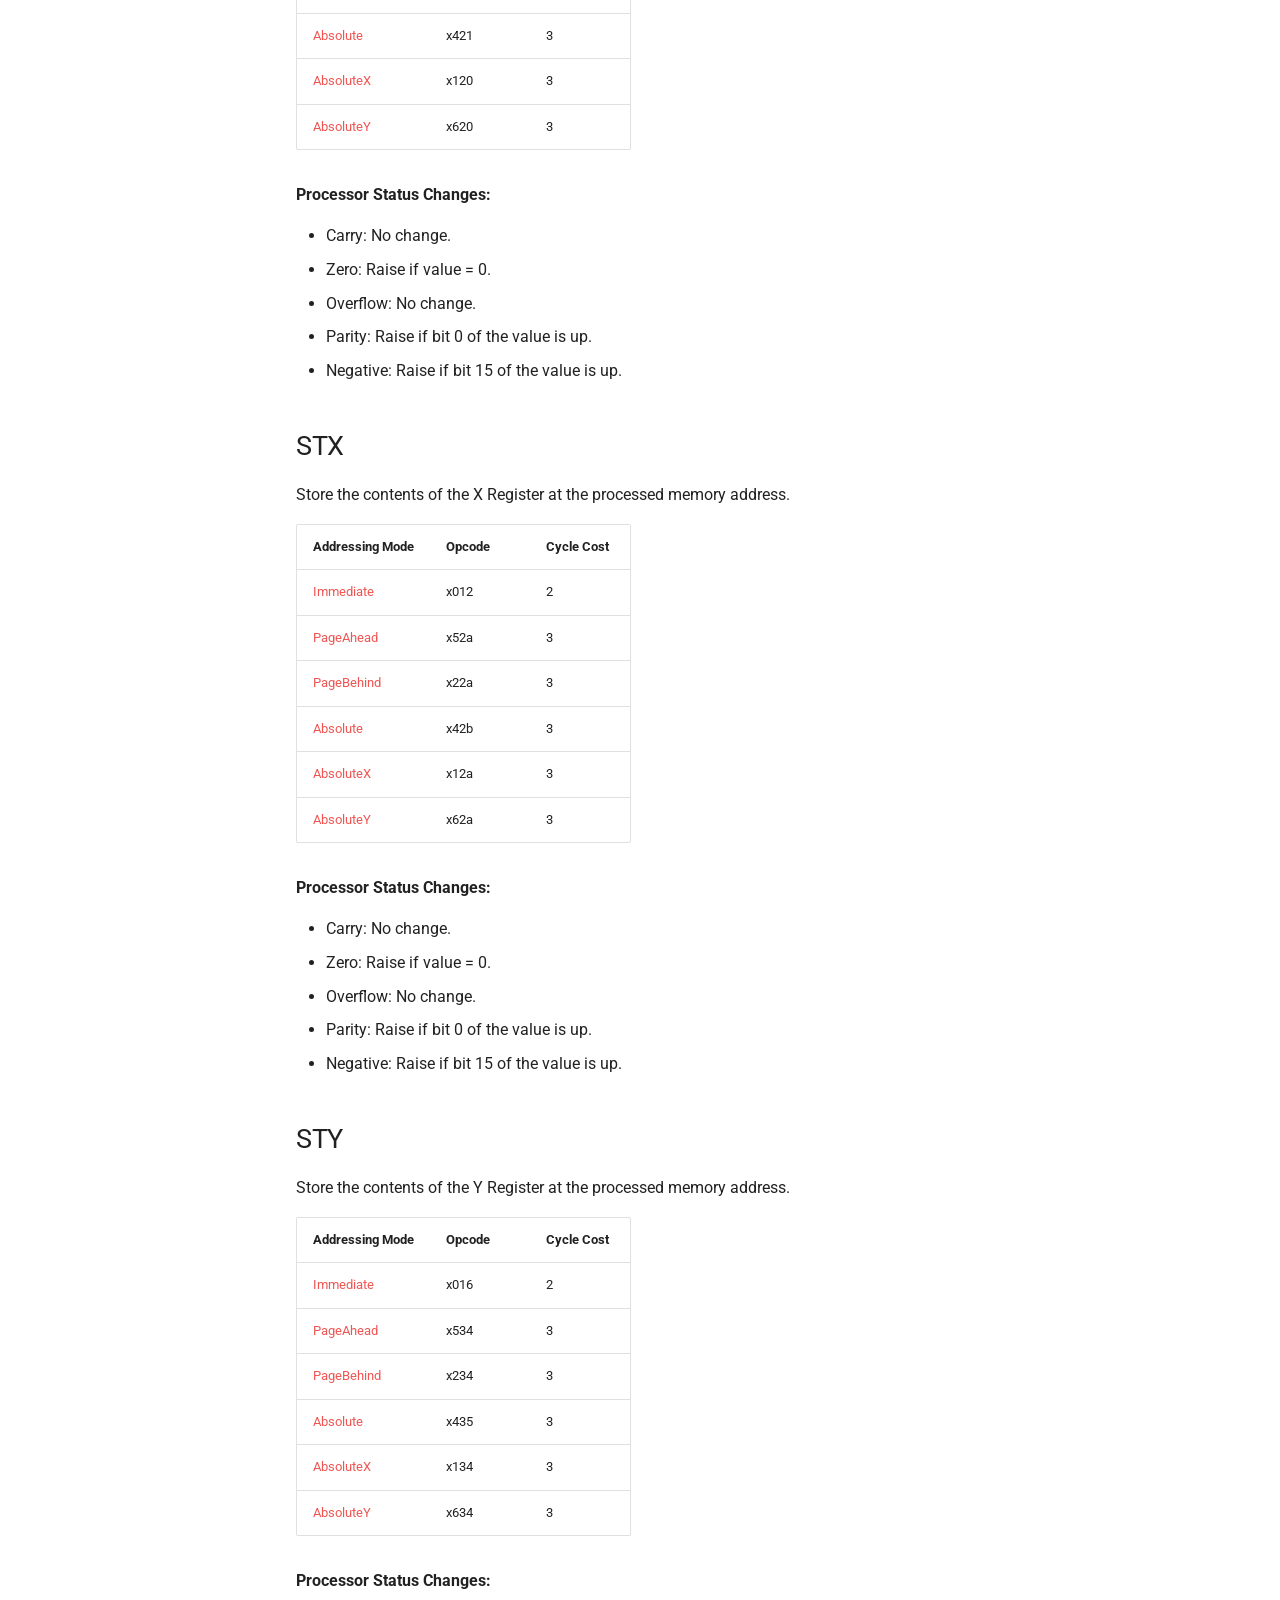
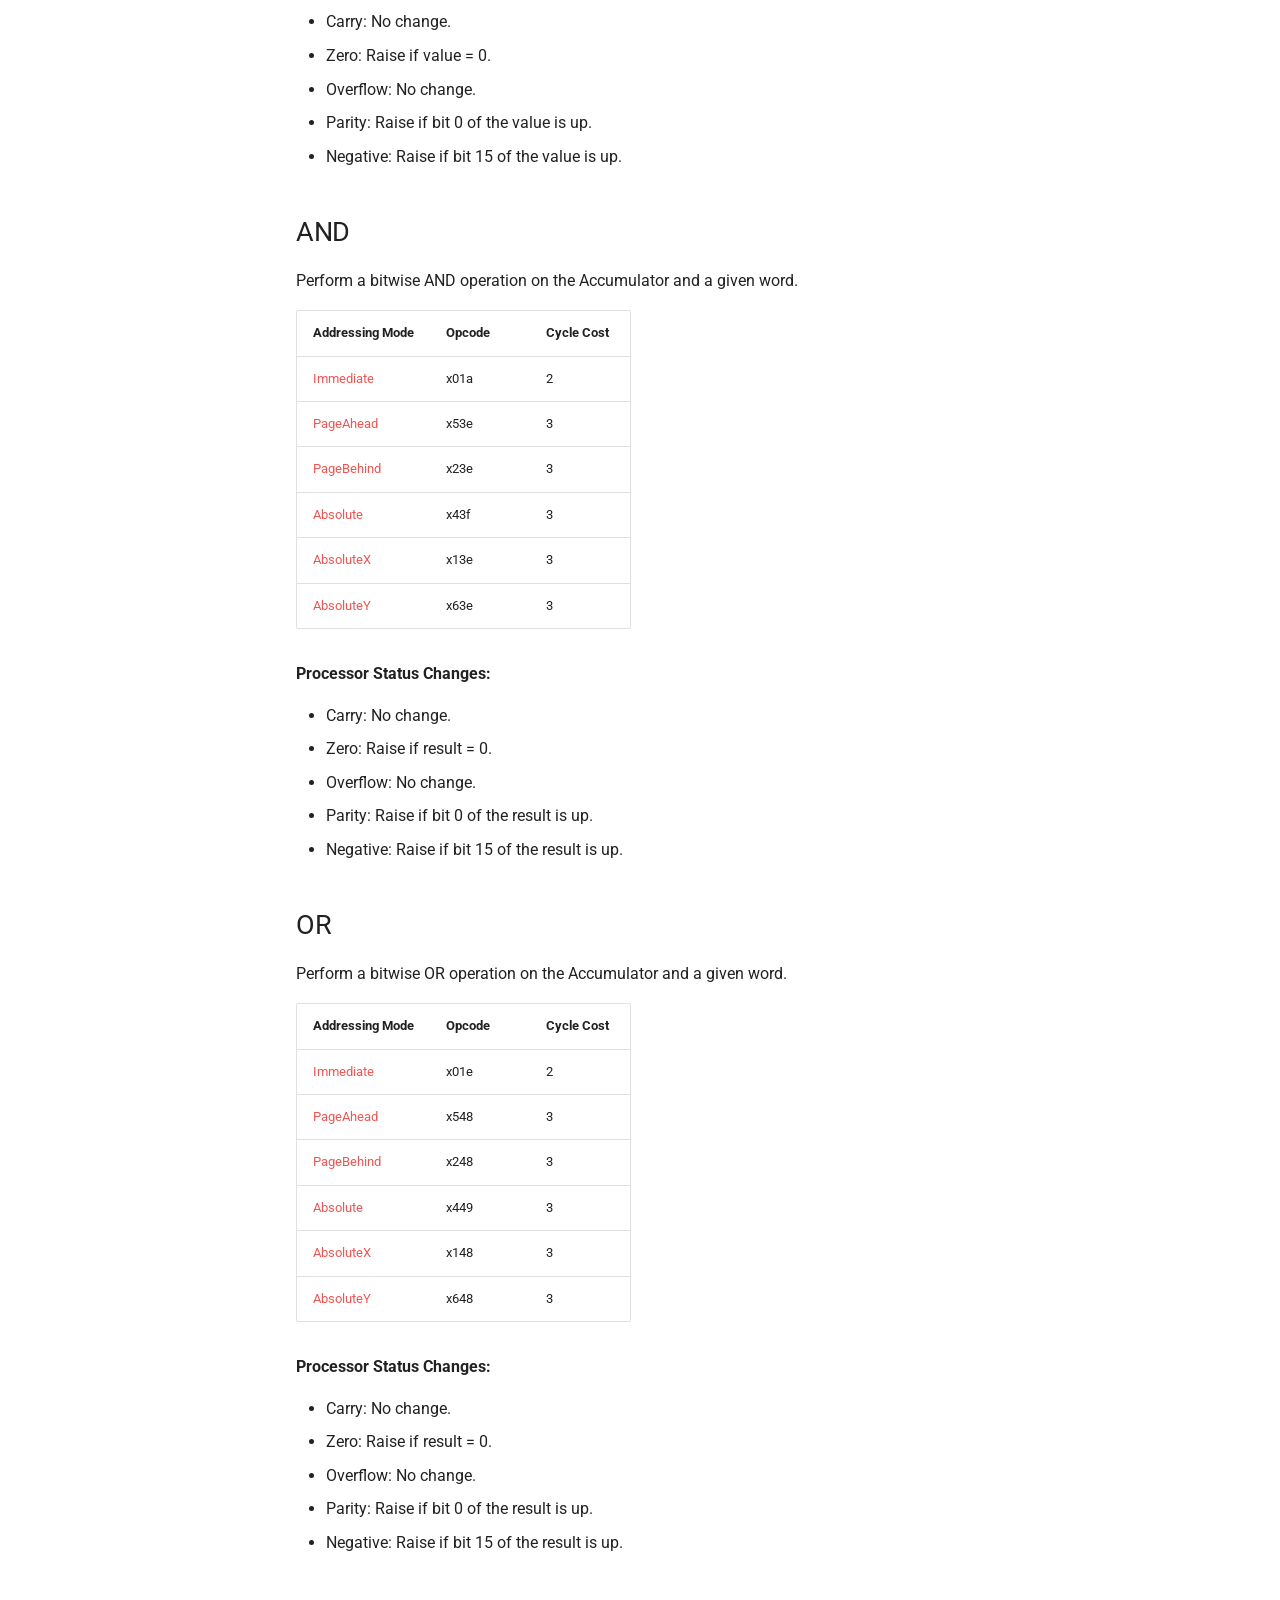
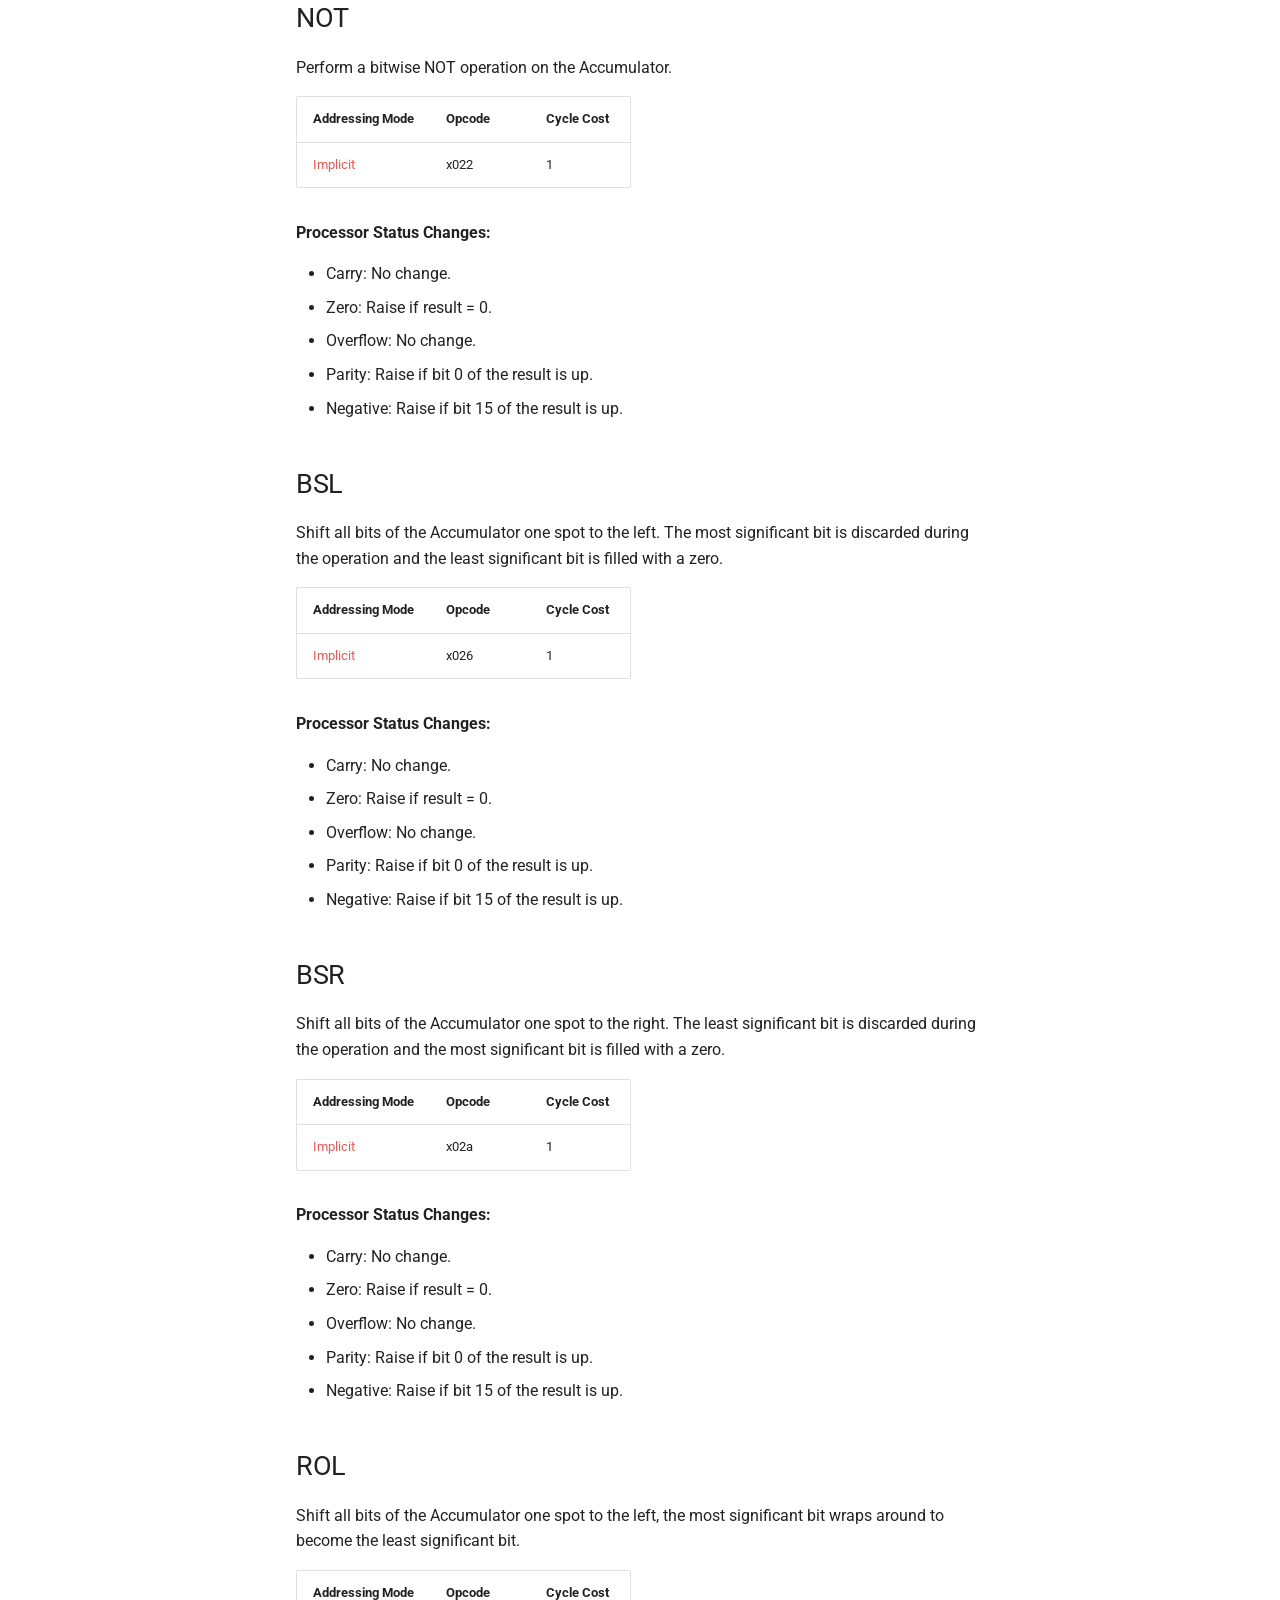
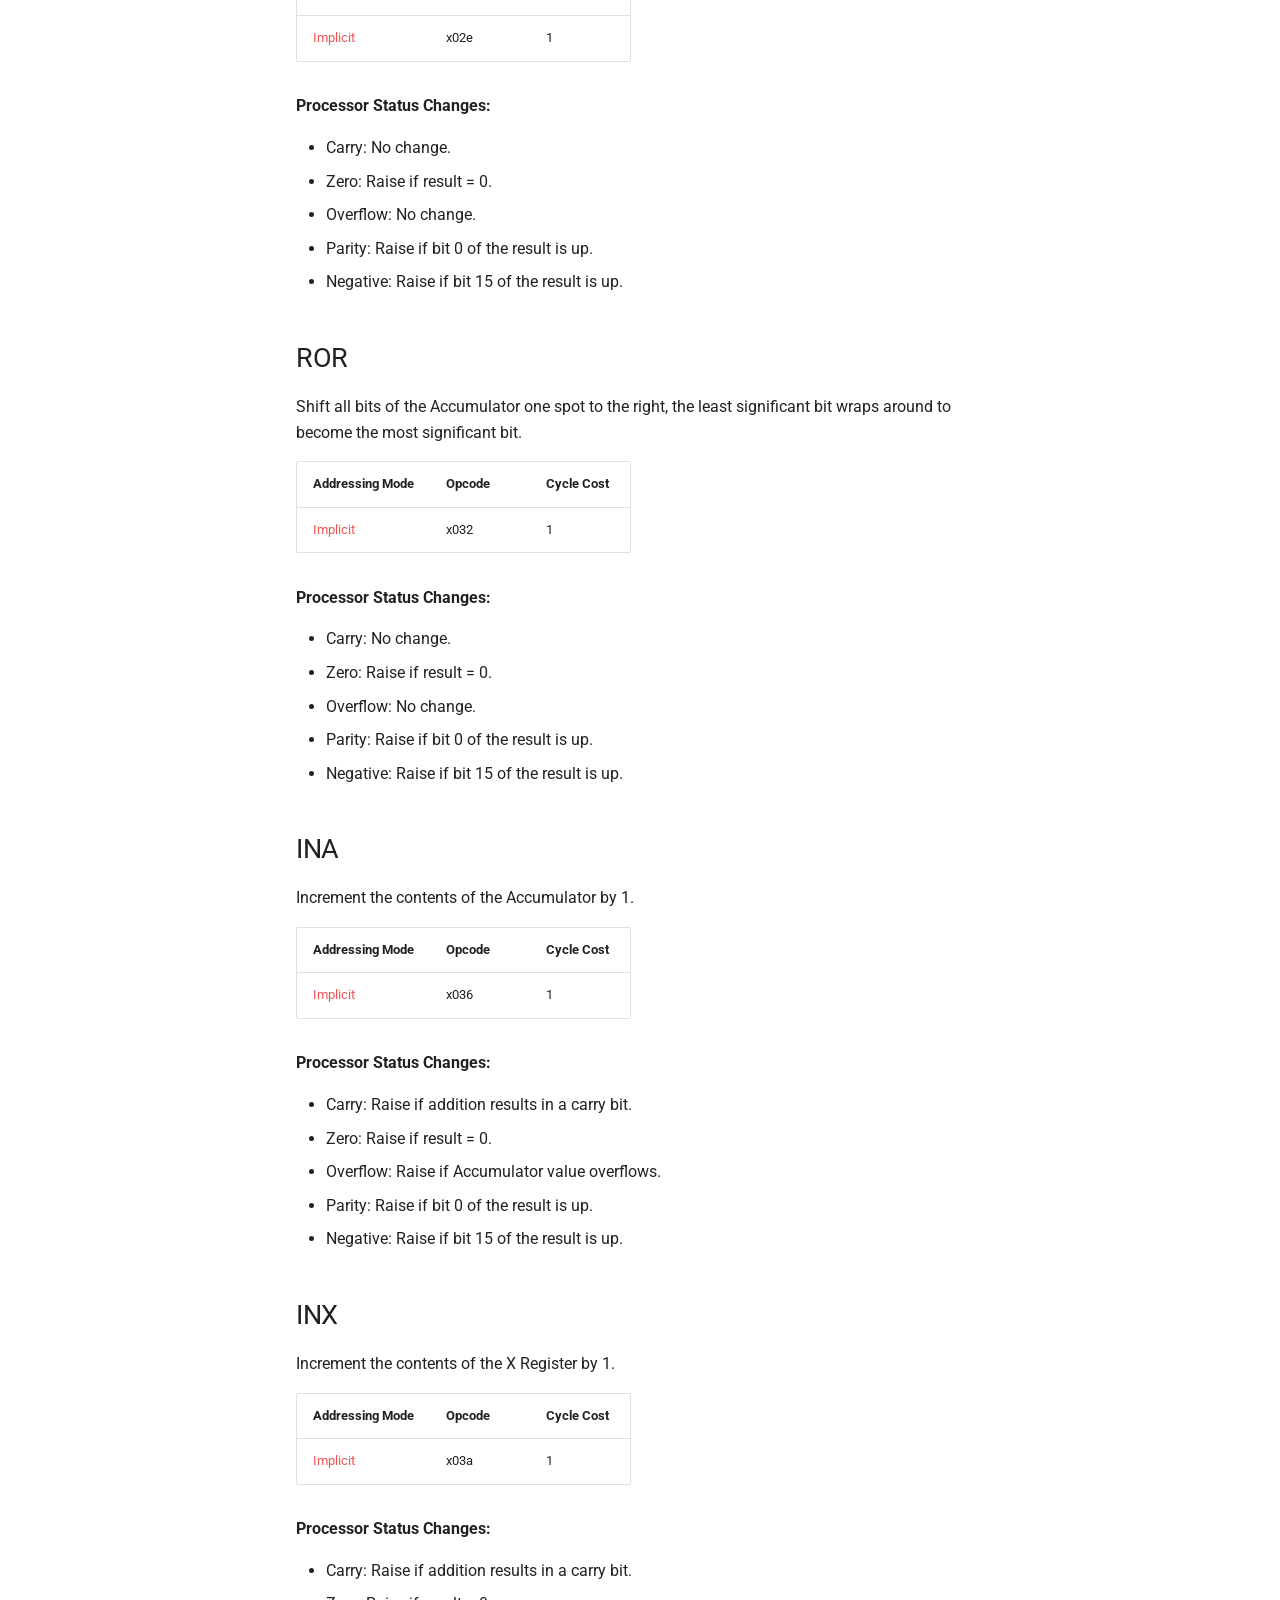
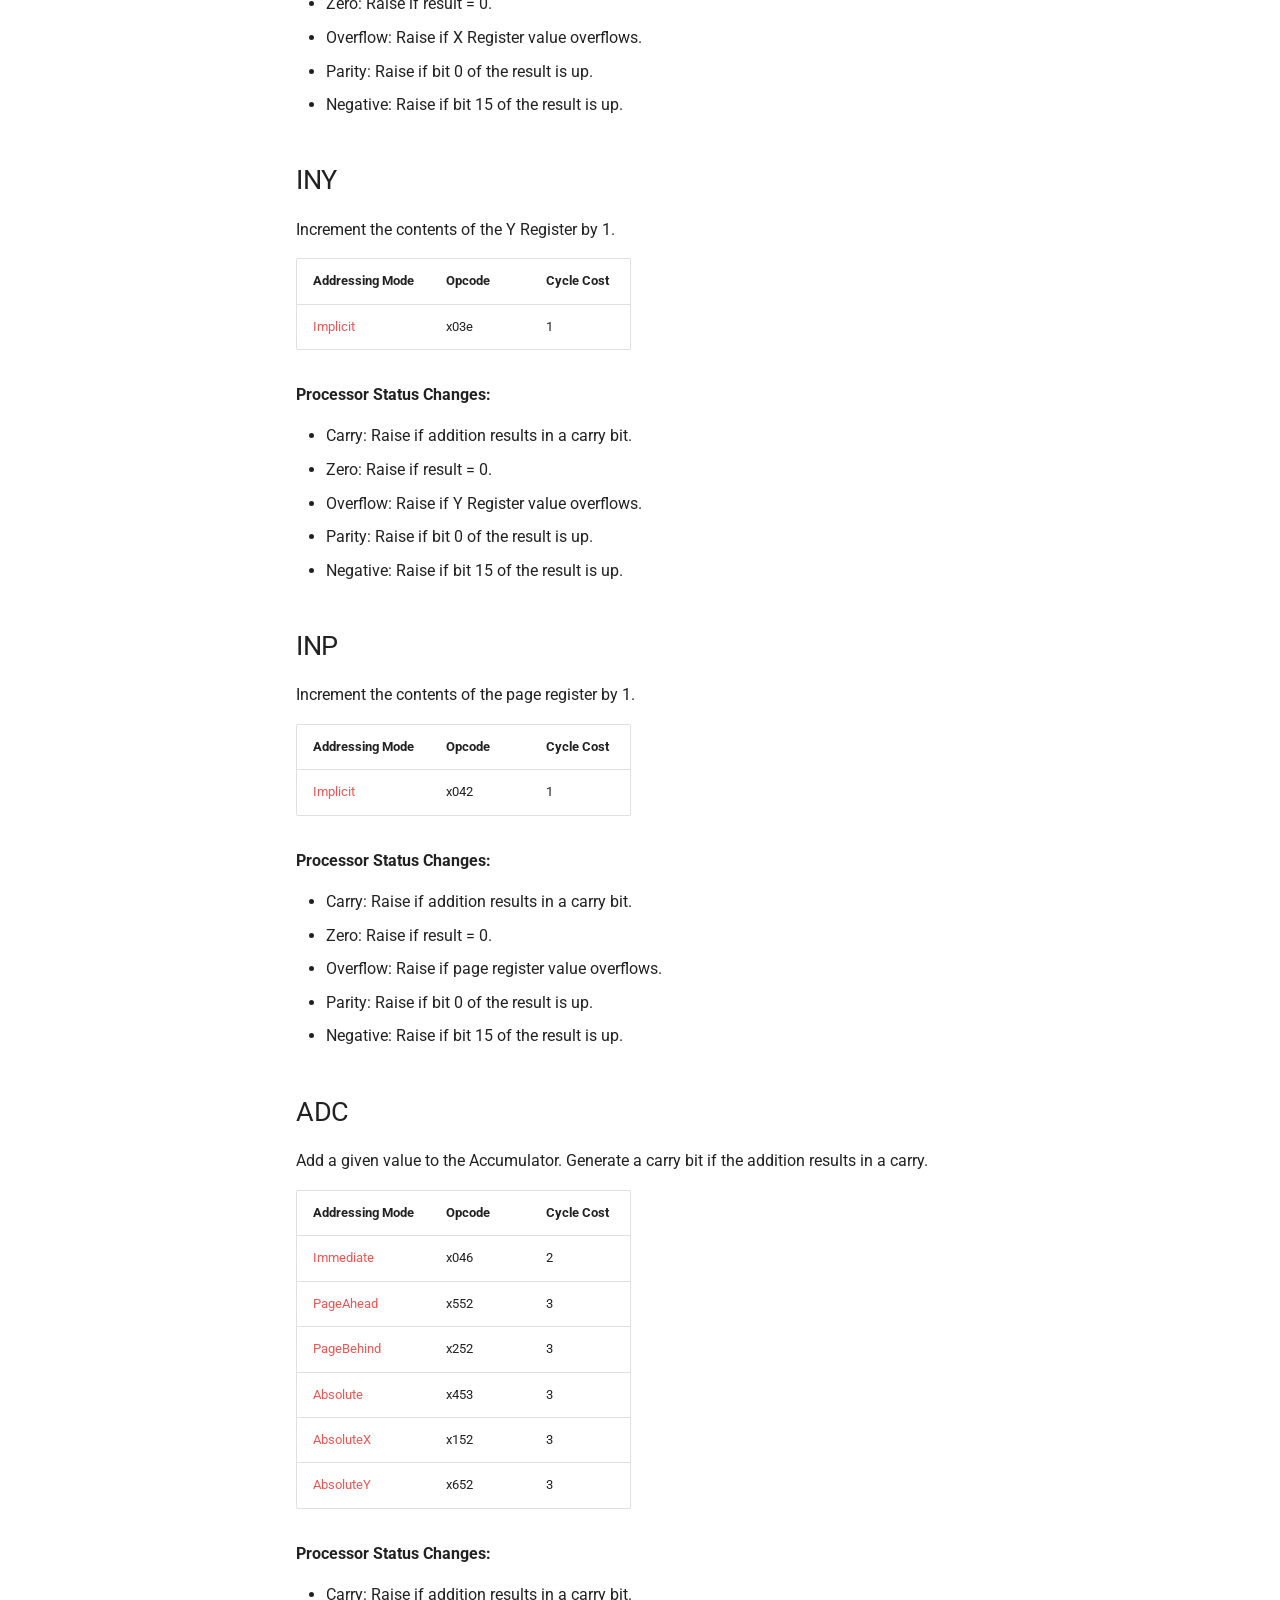
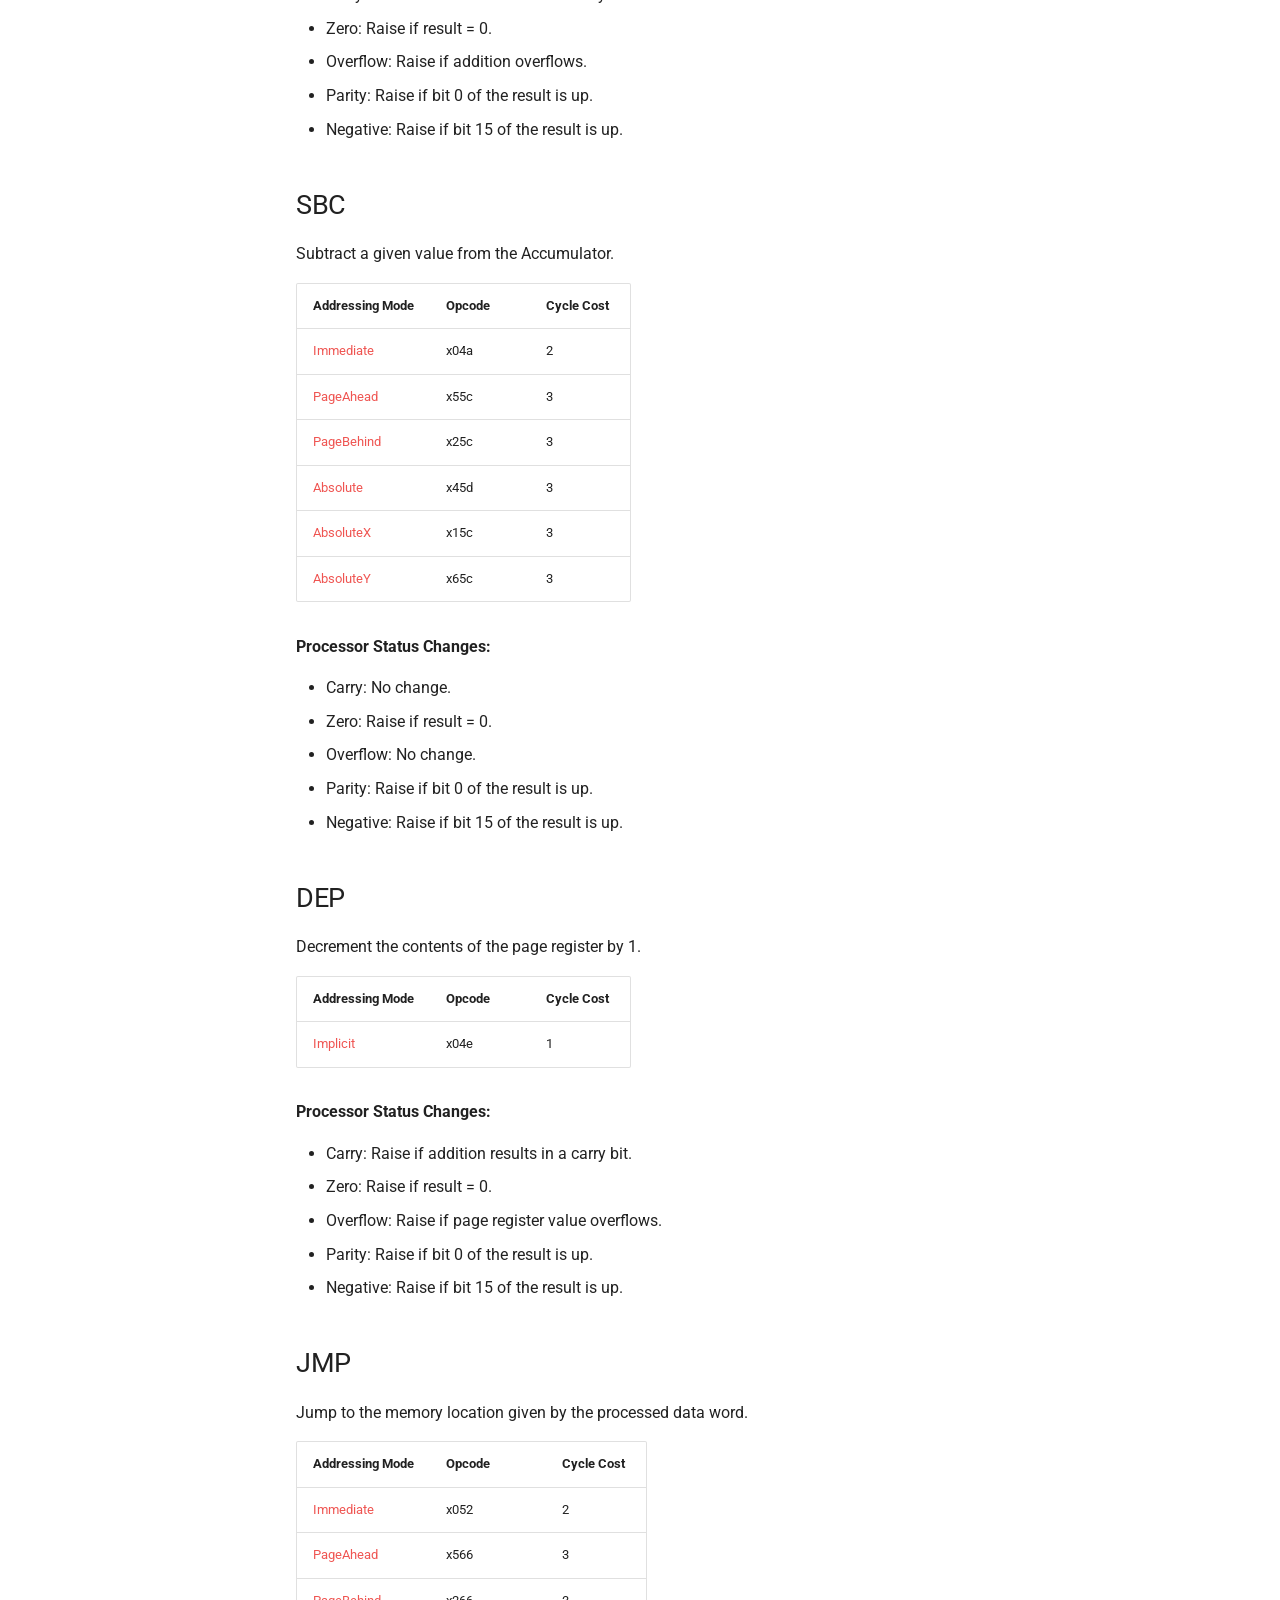
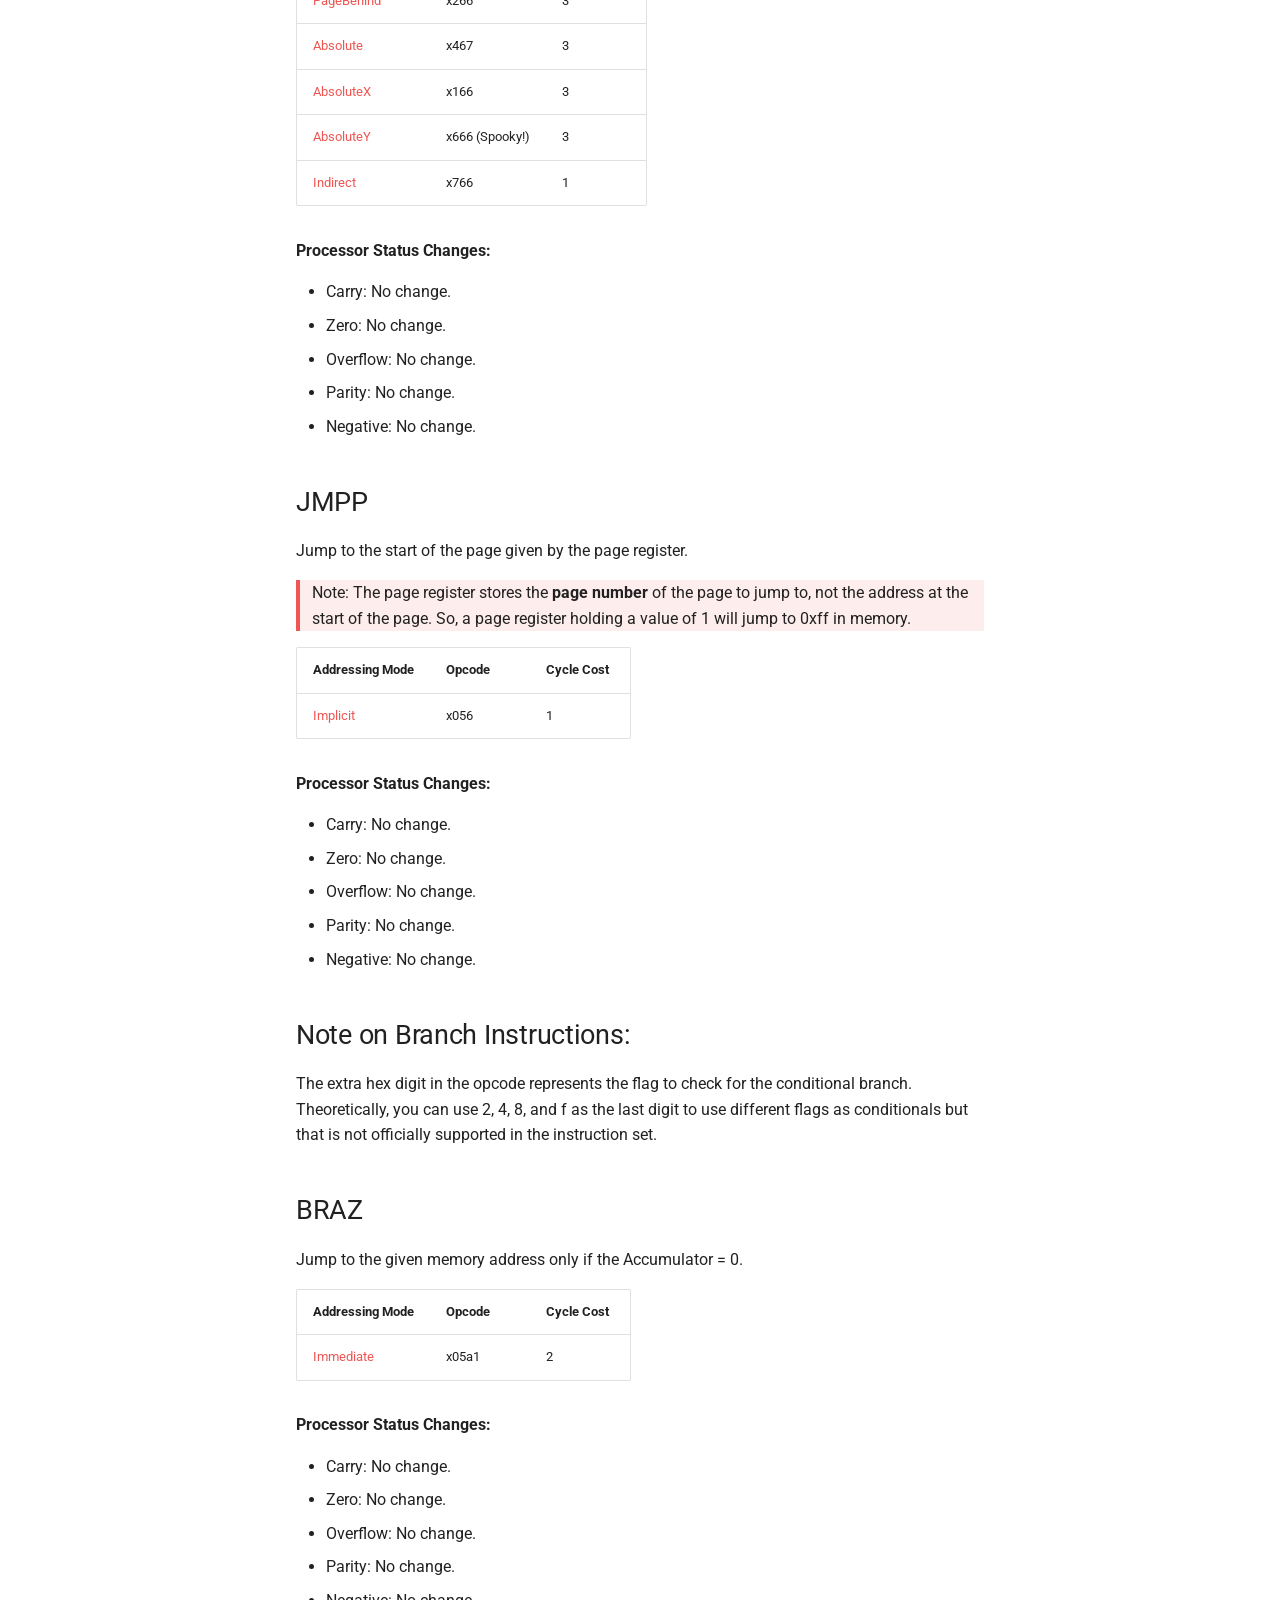
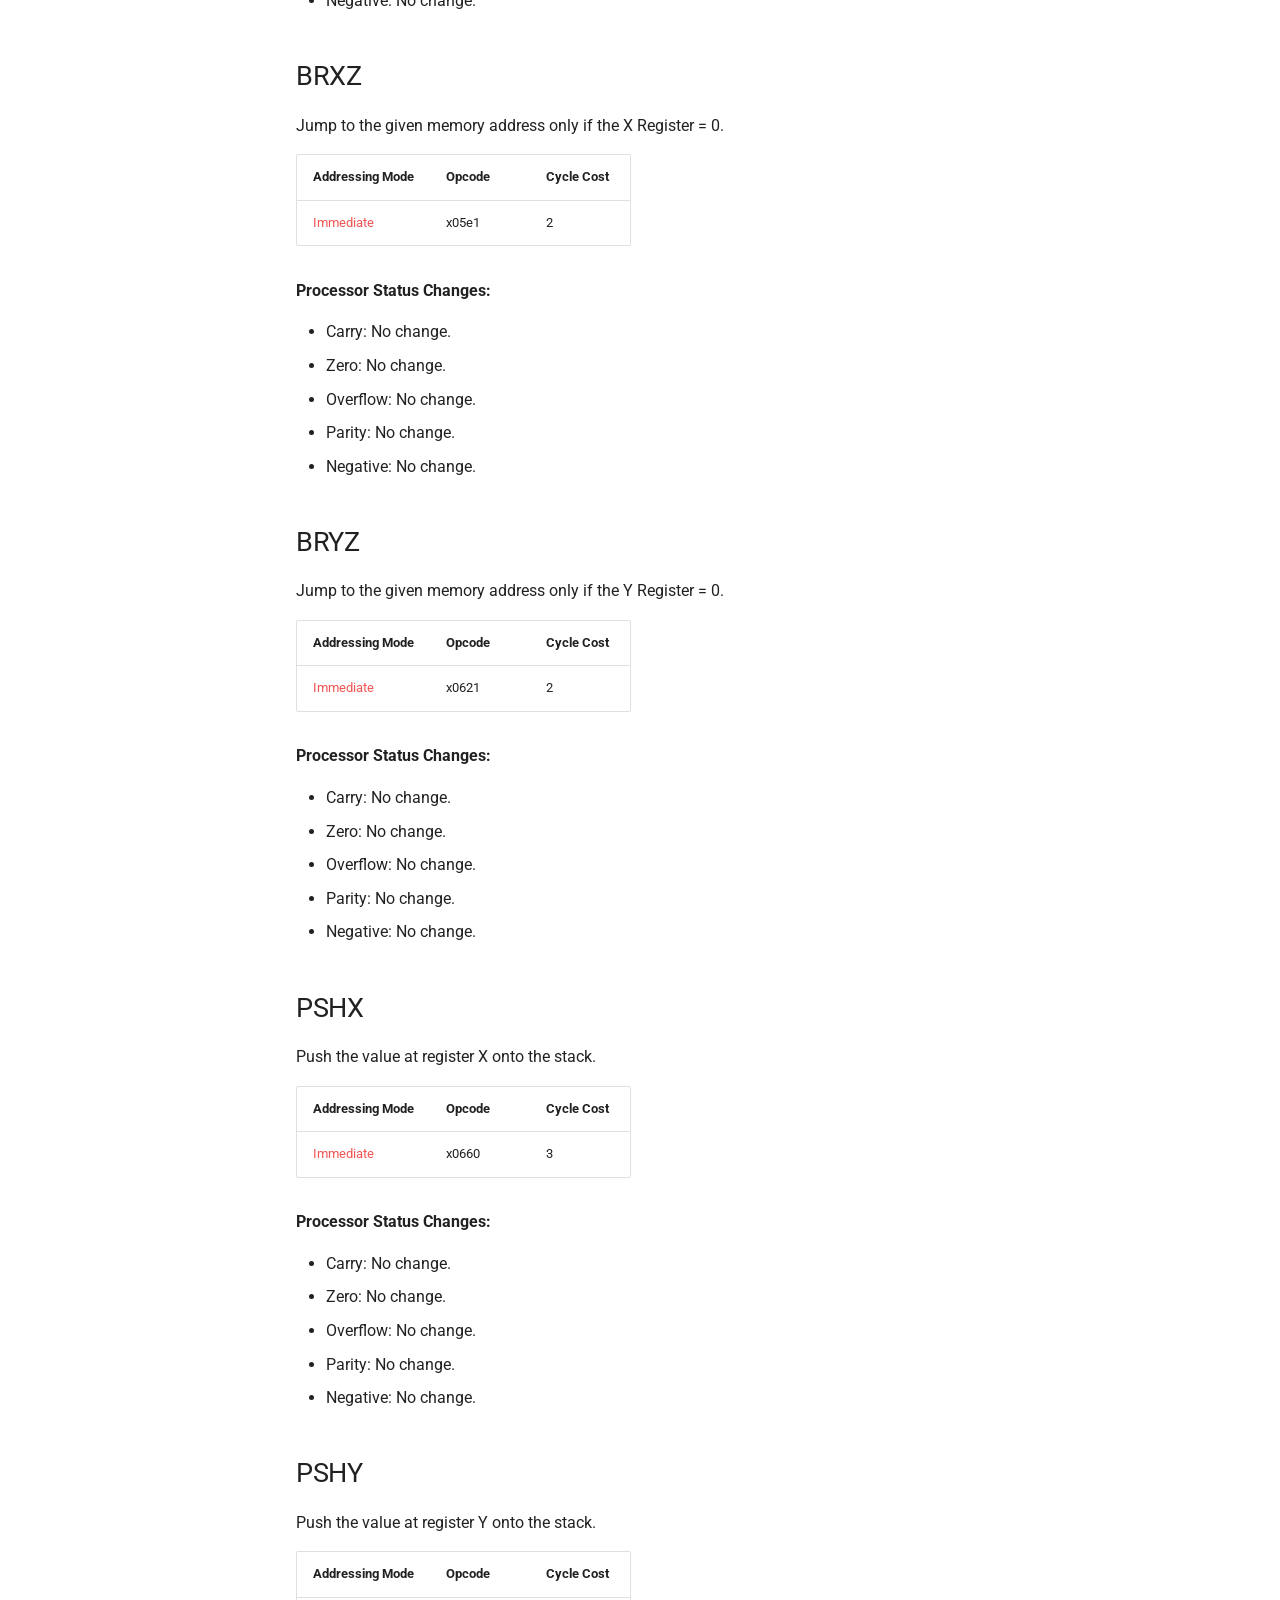
<file: instruction-set/index.html>
<!doctype html>
<html lang="en" class="no-js">
  <head>
    
      <meta charset="utf-8">
      <meta name="viewport" content="width=device-width,initial-scale=1">
      
      
      
      
        <link rel="prev" href="../installation/">
      
      
        <link rel="next" href="../memory/">
      
      
      <link rel="icon" href="../imgs/guin.png">
      <meta name="generator" content="mkdocs-1.6.1, mkdocs-material-9.6.23">
    
    
      
        <title>Instruction Set - Guin-16 Docs</title>
      
    
    
      <link rel="stylesheet" href="../assets/stylesheets/main.84d31ad4.min.css">
      
        
        <link rel="stylesheet" href="../assets/stylesheets/palette.06af60db.min.css">
      
      


    
    
      
    
    
      
        
        
        <link rel="preconnect" href="https://fonts.gstatic.com" crossorigin>
        <link rel="stylesheet" href="https://fonts.googleapis.com/css?family=Roboto:300,300i,400,400i,700,700i%7CRoboto+Mono:400,400i,700,700i&display=fallback">
        <style>:root{--md-text-font:"Roboto";--md-code-font:"Roboto Mono"}</style>
      
    
    
      <link rel="stylesheet" href="../stylesheets/extra.css">
    
    <script>__md_scope=new URL("..",location),__md_hash=e=>[...e].reduce(((e,_)=>(e<<5)-e+_.charCodeAt(0)),0),__md_get=(e,_=localStorage,t=__md_scope)=>JSON.parse(_.getItem(t.pathname+"."+e)),__md_set=(e,_,t=localStorage,a=__md_scope)=>{try{t.setItem(a.pathname+"."+e,JSON.stringify(_))}catch(e){}}</script>
    
      

    
    
    
  </head>
  
  
    
    
      
    
    
    
    
    <body dir="ltr" data-md-color-scheme="default" data-md-color-primary="red" data-md-color-accent="red">
  
    
    <input class="md-toggle" data-md-toggle="drawer" type="checkbox" id="__drawer" autocomplete="off">
    <input class="md-toggle" data-md-toggle="search" type="checkbox" id="__search" autocomplete="off">
    <label class="md-overlay" for="__drawer"></label>
    <div data-md-component="skip">
      
        
        <a href="#instruction-set" class="md-skip">
          Skip to content
        </a>
      
    </div>
    <div data-md-component="announce">
      
    </div>
    
    
      

  

<header class="md-header md-header--shadow" data-md-component="header">
  <nav class="md-header__inner md-grid" aria-label="Header">
    <a href=".." title="Guin-16 Docs" class="md-header__button md-logo" aria-label="Guin-16 Docs" data-md-component="logo">
      
  <img src="../imgs/guin.png" alt="logo">

    </a>
    <label class="md-header__button md-icon" for="__drawer">
      
      <svg xmlns="http://www.w3.org/2000/svg" viewBox="0 0 24 24"><path d="M3 6h18v2H3zm0 5h18v2H3zm0 5h18v2H3z"/></svg>
    </label>
    <div class="md-header__title" data-md-component="header-title">
      <div class="md-header__ellipsis">
        <div class="md-header__topic">
          <span class="md-ellipsis">
            Guin-16 Docs
          </span>
        </div>
        <div class="md-header__topic" data-md-component="header-topic">
          <span class="md-ellipsis">
            
              Instruction Set
            
          </span>
        </div>
      </div>
    </div>
    
      
        <form class="md-header__option" data-md-component="palette">
  
    
    
    
    <input class="md-option" data-md-color-media="" data-md-color-scheme="default" data-md-color-primary="red" data-md-color-accent="red"  aria-label="Switch to dark mode"  type="radio" name="__palette" id="__palette_0">
    
      <label class="md-header__button md-icon" title="Switch to dark mode" for="__palette_1" hidden>
        <svg xmlns="http://www.w3.org/2000/svg" viewBox="0 0 24 24"><path d="M17 7H7a5 5 0 0 0-5 5 5 5 0 0 0 5 5h10a5 5 0 0 0 5-5 5 5 0 0 0-5-5m0 8a3 3 0 0 1-3-3 3 3 0 0 1 3-3 3 3 0 0 1 3 3 3 3 0 0 1-3 3"/></svg>
      </label>
    
  
    
    
    
    <input class="md-option" data-md-color-media="" data-md-color-scheme="slate" data-md-color-primary="red" data-md-color-accent="red"  aria-label="Switch to light mode"  type="radio" name="__palette" id="__palette_1">
    
      <label class="md-header__button md-icon" title="Switch to light mode" for="__palette_0" hidden>
        <svg xmlns="http://www.w3.org/2000/svg" viewBox="0 0 24 24"><path d="M17 6H7c-3.31 0-6 2.69-6 6s2.69 6 6 6h10c3.31 0 6-2.69 6-6s-2.69-6-6-6m0 10H7c-2.21 0-4-1.79-4-4s1.79-4 4-4h10c2.21 0 4 1.79 4 4s-1.79 4-4 4M7 9c-1.66 0-3 1.34-3 3s1.34 3 3 3 3-1.34 3-3-1.34-3-3-3"/></svg>
      </label>
    
  
</form>
      
    
    
      <script>var palette=__md_get("__palette");if(palette&&palette.color){if("(prefers-color-scheme)"===palette.color.media){var media=matchMedia("(prefers-color-scheme: light)"),input=document.querySelector(media.matches?"[data-md-color-media='(prefers-color-scheme: light)']":"[data-md-color-media='(prefers-color-scheme: dark)']");palette.color.media=input.getAttribute("data-md-color-media"),palette.color.scheme=input.getAttribute("data-md-color-scheme"),palette.color.primary=input.getAttribute("data-md-color-primary"),palette.color.accent=input.getAttribute("data-md-color-accent")}for(var[key,value]of Object.entries(palette.color))document.body.setAttribute("data-md-color-"+key,value)}</script>
    
    
    
      
      
        <label class="md-header__button md-icon" for="__search">
          
          <svg xmlns="http://www.w3.org/2000/svg" viewBox="0 0 24 24"><path d="M9.5 3A6.5 6.5 0 0 1 16 9.5c0 1.61-.59 3.09-1.56 4.23l.27.27h.79l5 5-1.5 1.5-5-5v-.79l-.27-.27A6.52 6.52 0 0 1 9.5 16 6.5 6.5 0 0 1 3 9.5 6.5 6.5 0 0 1 9.5 3m0 2C7 5 5 7 5 9.5S7 14 9.5 14 14 12 14 9.5 12 5 9.5 5"/></svg>
        </label>
        <div class="md-search" data-md-component="search" role="dialog">
  <label class="md-search__overlay" for="__search"></label>
  <div class="md-search__inner" role="search">
    <form class="md-search__form" name="search">
      <input type="text" class="md-search__input" name="query" aria-label="Search" placeholder="Search" autocapitalize="off" autocorrect="off" autocomplete="off" spellcheck="false" data-md-component="search-query" required>
      <label class="md-search__icon md-icon" for="__search">
        
        <svg xmlns="http://www.w3.org/2000/svg" viewBox="0 0 24 24"><path d="M9.5 3A6.5 6.5 0 0 1 16 9.5c0 1.61-.59 3.09-1.56 4.23l.27.27h.79l5 5-1.5 1.5-5-5v-.79l-.27-.27A6.52 6.52 0 0 1 9.5 16 6.5 6.5 0 0 1 3 9.5 6.5 6.5 0 0 1 9.5 3m0 2C7 5 5 7 5 9.5S7 14 9.5 14 14 12 14 9.5 12 5 9.5 5"/></svg>
        
        <svg xmlns="http://www.w3.org/2000/svg" viewBox="0 0 24 24"><path d="M20 11v2H8l5.5 5.5-1.42 1.42L4.16 12l7.92-7.92L13.5 5.5 8 11z"/></svg>
      </label>
      <nav class="md-search__options" aria-label="Search">
        
        <button type="reset" class="md-search__icon md-icon" title="Clear" aria-label="Clear" tabindex="-1">
          
          <svg xmlns="http://www.w3.org/2000/svg" viewBox="0 0 24 24"><path d="M19 6.41 17.59 5 12 10.59 6.41 5 5 6.41 10.59 12 5 17.59 6.41 19 12 13.41 17.59 19 19 17.59 13.41 12z"/></svg>
        </button>
      </nav>
      
    </form>
    <div class="md-search__output">
      <div class="md-search__scrollwrap" tabindex="0" data-md-scrollfix>
        <div class="md-search-result" data-md-component="search-result">
          <div class="md-search-result__meta">
            Initializing search
          </div>
          <ol class="md-search-result__list" role="presentation"></ol>
        </div>
      </div>
    </div>
  </div>
</div>
      
    
    
      <div class="md-header__source">
        <a href="https://github.com/shogrenjacob/16-bit-cpu" title="Go to repository" class="md-source" data-md-component="source">
  <div class="md-source__icon md-icon">
    
    <svg xmlns="http://www.w3.org/2000/svg" viewBox="0 0 448 512"><!--! Font Awesome Free 7.1.0 by @fontawesome - https://fontawesome.com License - https://fontawesome.com/license/free (Icons: CC BY 4.0, Fonts: SIL OFL 1.1, Code: MIT License) Copyright 2025 Fonticons, Inc.--><path d="M439.6 236.1 244 40.5c-5.4-5.5-12.8-8.5-20.4-8.5s-15 3-20.4 8.4L162.5 81l51.5 51.5c27.1-9.1 52.7 16.8 43.4 43.7l49.7 49.7c34.2-11.8 61.2 31 35.5 56.7-26.5 26.5-70.2-2.9-56-37.3L240.3 199v121.9c25.3 12.5 22.3 41.8 9.1 55-6.4 6.4-15.2 10.1-24.3 10.1s-17.8-3.6-24.3-10.1c-17.6-17.6-11.1-46.9 11.2-56v-123c-20.8-8.5-24.6-30.7-18.6-45L142.6 101 8.5 235.1C3 240.6 0 247.9 0 255.5s3 15 8.5 20.4l195.6 195.7c5.4 5.4 12.7 8.4 20.4 8.4s15-3 20.4-8.4l194.7-194.7c5.4-5.4 8.4-12.8 8.4-20.4s-3-15-8.4-20.4"/></svg>
  </div>
  <div class="md-source__repository">
    GitHub
  </div>
</a>
      </div>
    
  </nav>
  
</header>
    
    <div class="md-container" data-md-component="container">
      
      
        
          
        
      
      <main class="md-main" data-md-component="main">
        <div class="md-main__inner md-grid">
          
            
              
              <div class="md-sidebar md-sidebar--primary" data-md-component="sidebar" data-md-type="navigation" >
                <div class="md-sidebar__scrollwrap">
                  <div class="md-sidebar__inner">
                    



<nav class="md-nav md-nav--primary" aria-label="Navigation" data-md-level="0">
  <label class="md-nav__title" for="__drawer">
    <a href=".." title="Guin-16 Docs" class="md-nav__button md-logo" aria-label="Guin-16 Docs" data-md-component="logo">
      
  <img src="../imgs/guin.png" alt="logo">

    </a>
    Guin-16 Docs
  </label>
  
    <div class="md-nav__source">
      <a href="https://github.com/shogrenjacob/16-bit-cpu" title="Go to repository" class="md-source" data-md-component="source">
  <div class="md-source__icon md-icon">
    
    <svg xmlns="http://www.w3.org/2000/svg" viewBox="0 0 448 512"><!--! Font Awesome Free 7.1.0 by @fontawesome - https://fontawesome.com License - https://fontawesome.com/license/free (Icons: CC BY 4.0, Fonts: SIL OFL 1.1, Code: MIT License) Copyright 2025 Fonticons, Inc.--><path d="M439.6 236.1 244 40.5c-5.4-5.5-12.8-8.5-20.4-8.5s-15 3-20.4 8.4L162.5 81l51.5 51.5c27.1-9.1 52.7 16.8 43.4 43.7l49.7 49.7c34.2-11.8 61.2 31 35.5 56.7-26.5 26.5-70.2-2.9-56-37.3L240.3 199v121.9c25.3 12.5 22.3 41.8 9.1 55-6.4 6.4-15.2 10.1-24.3 10.1s-17.8-3.6-24.3-10.1c-17.6-17.6-11.1-46.9 11.2-56v-123c-20.8-8.5-24.6-30.7-18.6-45L142.6 101 8.5 235.1C3 240.6 0 247.9 0 255.5s3 15 8.5 20.4l195.6 195.7c5.4 5.4 12.7 8.4 20.4 8.4s15-3 20.4-8.4l194.7-194.7c5.4-5.4 8.4-12.8 8.4-20.4s-3-15-8.4-20.4"/></svg>
  </div>
  <div class="md-source__repository">
    GitHub
  </div>
</a>
    </div>
  
  <ul class="md-nav__list" data-md-scrollfix>
    
      
      
  
  
  
  
    <li class="md-nav__item">
      <a href=".." class="md-nav__link">
        
  
  
  <span class="md-ellipsis">
    Overview
    
  </span>
  

      </a>
    </li>
  

    
      
      
  
  
  
  
    <li class="md-nav__item">
      <a href="../addressing-modes/" class="md-nav__link">
        
  
  
  <span class="md-ellipsis">
    Addressing Modes
    
  </span>
  

      </a>
    </li>
  

    
      
      
  
  
  
  
    <li class="md-nav__item">
      <a href="../flags/" class="md-nav__link">
        
  
  
  <span class="md-ellipsis">
    Flags
    
  </span>
  

      </a>
    </li>
  

    
      
      
  
  
  
  
    <li class="md-nav__item">
      <a href="../installation/" class="md-nav__link">
        
  
  
  <span class="md-ellipsis">
    Installation
    
  </span>
  

      </a>
    </li>
  

    
      
      
  
  
    
  
  
  
    <li class="md-nav__item md-nav__item--active">
      
      <input class="md-nav__toggle md-toggle" type="checkbox" id="__toc">
      
      
        
      
      
        <label class="md-nav__link md-nav__link--active" for="__toc">
          
  
  
  <span class="md-ellipsis">
    Instruction Set
    
  </span>
  

          <span class="md-nav__icon md-icon"></span>
        </label>
      
      <a href="./" class="md-nav__link md-nav__link--active">
        
  
  
  <span class="md-ellipsis">
    Instruction Set
    
  </span>
  

      </a>
      
        

<nav class="md-nav md-nav--secondary" aria-label="Table of contents">
  
  
  
    
  
  
    <label class="md-nav__title" for="__toc">
      <span class="md-nav__icon md-icon"></span>
      Table of contents
    </label>
    <ul class="md-nav__list" data-md-component="toc" data-md-scrollfix>
      
        <li class="md-nav__item">
  <a href="#nop" class="md-nav__link">
    <span class="md-ellipsis">
      NOP
    </span>
  </a>
  
</li>
      
        <li class="md-nav__item">
  <a href="#lda" class="md-nav__link">
    <span class="md-ellipsis">
      LDA
    </span>
  </a>
  
</li>
      
        <li class="md-nav__item">
  <a href="#ldx" class="md-nav__link">
    <span class="md-ellipsis">
      LDX
    </span>
  </a>
  
</li>
      
        <li class="md-nav__item">
  <a href="#ldy" class="md-nav__link">
    <span class="md-ellipsis">
      LDY
    </span>
  </a>
  
</li>
      
        <li class="md-nav__item">
  <a href="#sta" class="md-nav__link">
    <span class="md-ellipsis">
      STA
    </span>
  </a>
  
</li>
      
        <li class="md-nav__item">
  <a href="#stx" class="md-nav__link">
    <span class="md-ellipsis">
      STX
    </span>
  </a>
  
</li>
      
        <li class="md-nav__item">
  <a href="#sty" class="md-nav__link">
    <span class="md-ellipsis">
      STY
    </span>
  </a>
  
</li>
      
        <li class="md-nav__item">
  <a href="#and" class="md-nav__link">
    <span class="md-ellipsis">
      AND
    </span>
  </a>
  
</li>
      
        <li class="md-nav__item">
  <a href="#or" class="md-nav__link">
    <span class="md-ellipsis">
      OR
    </span>
  </a>
  
</li>
      
        <li class="md-nav__item">
  <a href="#not" class="md-nav__link">
    <span class="md-ellipsis">
      NOT
    </span>
  </a>
  
</li>
      
        <li class="md-nav__item">
  <a href="#bsl" class="md-nav__link">
    <span class="md-ellipsis">
      BSL
    </span>
  </a>
  
</li>
      
        <li class="md-nav__item">
  <a href="#bsr" class="md-nav__link">
    <span class="md-ellipsis">
      BSR
    </span>
  </a>
  
</li>
      
        <li class="md-nav__item">
  <a href="#rol" class="md-nav__link">
    <span class="md-ellipsis">
      ROL
    </span>
  </a>
  
</li>
      
        <li class="md-nav__item">
  <a href="#ror" class="md-nav__link">
    <span class="md-ellipsis">
      ROR
    </span>
  </a>
  
</li>
      
        <li class="md-nav__item">
  <a href="#ina" class="md-nav__link">
    <span class="md-ellipsis">
      INA
    </span>
  </a>
  
</li>
      
        <li class="md-nav__item">
  <a href="#inx" class="md-nav__link">
    <span class="md-ellipsis">
      INX
    </span>
  </a>
  
</li>
      
        <li class="md-nav__item">
  <a href="#iny" class="md-nav__link">
    <span class="md-ellipsis">
      INY
    </span>
  </a>
  
</li>
      
        <li class="md-nav__item">
  <a href="#inp" class="md-nav__link">
    <span class="md-ellipsis">
      INP
    </span>
  </a>
  
</li>
      
        <li class="md-nav__item">
  <a href="#adc" class="md-nav__link">
    <span class="md-ellipsis">
      ADC
    </span>
  </a>
  
</li>
      
        <li class="md-nav__item">
  <a href="#sbc" class="md-nav__link">
    <span class="md-ellipsis">
      SBC
    </span>
  </a>
  
</li>
      
        <li class="md-nav__item">
  <a href="#dep" class="md-nav__link">
    <span class="md-ellipsis">
      DEP
    </span>
  </a>
  
</li>
      
        <li class="md-nav__item">
  <a href="#jmp" class="md-nav__link">
    <span class="md-ellipsis">
      JMP
    </span>
  </a>
  
</li>
      
        <li class="md-nav__item">
  <a href="#jmpp" class="md-nav__link">
    <span class="md-ellipsis">
      JMPP
    </span>
  </a>
  
</li>
      
        <li class="md-nav__item">
  <a href="#note-on-branch-instructions" class="md-nav__link">
    <span class="md-ellipsis">
      Note on Branch Instructions:
    </span>
  </a>
  
</li>
      
        <li class="md-nav__item">
  <a href="#braz" class="md-nav__link">
    <span class="md-ellipsis">
      BRAZ
    </span>
  </a>
  
</li>
      
        <li class="md-nav__item">
  <a href="#brxz" class="md-nav__link">
    <span class="md-ellipsis">
      BRXZ
    </span>
  </a>
  
</li>
      
        <li class="md-nav__item">
  <a href="#bryz" class="md-nav__link">
    <span class="md-ellipsis">
      BRYZ
    </span>
  </a>
  
</li>
      
        <li class="md-nav__item">
  <a href="#pshx" class="md-nav__link">
    <span class="md-ellipsis">
      PSHX
    </span>
  </a>
  
</li>
      
        <li class="md-nav__item">
  <a href="#pshy" class="md-nav__link">
    <span class="md-ellipsis">
      PSHY
    </span>
  </a>
  
</li>
      
        <li class="md-nav__item">
  <a href="#psha" class="md-nav__link">
    <span class="md-ellipsis">
      PSHA
    </span>
  </a>
  
</li>
      
        <li class="md-nav__item">
  <a href="#plx" class="md-nav__link">
    <span class="md-ellipsis">
      PLX
    </span>
  </a>
  
</li>
      
        <li class="md-nav__item">
  <a href="#ply" class="md-nav__link">
    <span class="md-ellipsis">
      PLY
    </span>
  </a>
  
</li>
      
        <li class="md-nav__item">
  <a href="#pla" class="md-nav__link">
    <span class="md-ellipsis">
      PLA
    </span>
  </a>
  
</li>
      
    </ul>
  
</nav>
      
    </li>
  

    
      
      
  
  
  
  
    <li class="md-nav__item">
      <a href="../memory/" class="md-nav__link">
        
  
  
  <span class="md-ellipsis">
    Memory Layout
    
  </span>
  

      </a>
    </li>
  

    
      
      
  
  
  
  
    <li class="md-nav__item">
      <a href="../microcode/" class="md-nav__link">
        
  
  
  <span class="md-ellipsis">
    Microcode
    
  </span>
  

      </a>
    </li>
  

    
      
      
  
  
  
  
    <li class="md-nav__item">
      <a href="../registers/" class="md-nav__link">
        
  
  
  <span class="md-ellipsis">
    Registers
    
  </span>
  

      </a>
    </li>
  

    
  </ul>
</nav>
                  </div>
                </div>
              </div>
            
            
              
              <div class="md-sidebar md-sidebar--secondary" data-md-component="sidebar" data-md-type="toc" >
                <div class="md-sidebar__scrollwrap">
                  <div class="md-sidebar__inner">
                    

<nav class="md-nav md-nav--secondary" aria-label="Table of contents">
  
  
  
    
  
  
    <label class="md-nav__title" for="__toc">
      <span class="md-nav__icon md-icon"></span>
      Table of contents
    </label>
    <ul class="md-nav__list" data-md-component="toc" data-md-scrollfix>
      
        <li class="md-nav__item">
  <a href="#nop" class="md-nav__link">
    <span class="md-ellipsis">
      NOP
    </span>
  </a>
  
</li>
      
        <li class="md-nav__item">
  <a href="#lda" class="md-nav__link">
    <span class="md-ellipsis">
      LDA
    </span>
  </a>
  
</li>
      
        <li class="md-nav__item">
  <a href="#ldx" class="md-nav__link">
    <span class="md-ellipsis">
      LDX
    </span>
  </a>
  
</li>
      
        <li class="md-nav__item">
  <a href="#ldy" class="md-nav__link">
    <span class="md-ellipsis">
      LDY
    </span>
  </a>
  
</li>
      
        <li class="md-nav__item">
  <a href="#sta" class="md-nav__link">
    <span class="md-ellipsis">
      STA
    </span>
  </a>
  
</li>
      
        <li class="md-nav__item">
  <a href="#stx" class="md-nav__link">
    <span class="md-ellipsis">
      STX
    </span>
  </a>
  
</li>
      
        <li class="md-nav__item">
  <a href="#sty" class="md-nav__link">
    <span class="md-ellipsis">
      STY
    </span>
  </a>
  
</li>
      
        <li class="md-nav__item">
  <a href="#and" class="md-nav__link">
    <span class="md-ellipsis">
      AND
    </span>
  </a>
  
</li>
      
        <li class="md-nav__item">
  <a href="#or" class="md-nav__link">
    <span class="md-ellipsis">
      OR
    </span>
  </a>
  
</li>
      
        <li class="md-nav__item">
  <a href="#not" class="md-nav__link">
    <span class="md-ellipsis">
      NOT
    </span>
  </a>
  
</li>
      
        <li class="md-nav__item">
  <a href="#bsl" class="md-nav__link">
    <span class="md-ellipsis">
      BSL
    </span>
  </a>
  
</li>
      
        <li class="md-nav__item">
  <a href="#bsr" class="md-nav__link">
    <span class="md-ellipsis">
      BSR
    </span>
  </a>
  
</li>
      
        <li class="md-nav__item">
  <a href="#rol" class="md-nav__link">
    <span class="md-ellipsis">
      ROL
    </span>
  </a>
  
</li>
      
        <li class="md-nav__item">
  <a href="#ror" class="md-nav__link">
    <span class="md-ellipsis">
      ROR
    </span>
  </a>
  
</li>
      
        <li class="md-nav__item">
  <a href="#ina" class="md-nav__link">
    <span class="md-ellipsis">
      INA
    </span>
  </a>
  
</li>
      
        <li class="md-nav__item">
  <a href="#inx" class="md-nav__link">
    <span class="md-ellipsis">
      INX
    </span>
  </a>
  
</li>
      
        <li class="md-nav__item">
  <a href="#iny" class="md-nav__link">
    <span class="md-ellipsis">
      INY
    </span>
  </a>
  
</li>
      
        <li class="md-nav__item">
  <a href="#inp" class="md-nav__link">
    <span class="md-ellipsis">
      INP
    </span>
  </a>
  
</li>
      
        <li class="md-nav__item">
  <a href="#adc" class="md-nav__link">
    <span class="md-ellipsis">
      ADC
    </span>
  </a>
  
</li>
      
        <li class="md-nav__item">
  <a href="#sbc" class="md-nav__link">
    <span class="md-ellipsis">
      SBC
    </span>
  </a>
  
</li>
      
        <li class="md-nav__item">
  <a href="#dep" class="md-nav__link">
    <span class="md-ellipsis">
      DEP
    </span>
  </a>
  
</li>
      
        <li class="md-nav__item">
  <a href="#jmp" class="md-nav__link">
    <span class="md-ellipsis">
      JMP
    </span>
  </a>
  
</li>
      
        <li class="md-nav__item">
  <a href="#jmpp" class="md-nav__link">
    <span class="md-ellipsis">
      JMPP
    </span>
  </a>
  
</li>
      
        <li class="md-nav__item">
  <a href="#note-on-branch-instructions" class="md-nav__link">
    <span class="md-ellipsis">
      Note on Branch Instructions:
    </span>
  </a>
  
</li>
      
        <li class="md-nav__item">
  <a href="#braz" class="md-nav__link">
    <span class="md-ellipsis">
      BRAZ
    </span>
  </a>
  
</li>
      
        <li class="md-nav__item">
  <a href="#brxz" class="md-nav__link">
    <span class="md-ellipsis">
      BRXZ
    </span>
  </a>
  
</li>
      
        <li class="md-nav__item">
  <a href="#bryz" class="md-nav__link">
    <span class="md-ellipsis">
      BRYZ
    </span>
  </a>
  
</li>
      
        <li class="md-nav__item">
  <a href="#pshx" class="md-nav__link">
    <span class="md-ellipsis">
      PSHX
    </span>
  </a>
  
</li>
      
        <li class="md-nav__item">
  <a href="#pshy" class="md-nav__link">
    <span class="md-ellipsis">
      PSHY
    </span>
  </a>
  
</li>
      
        <li class="md-nav__item">
  <a href="#psha" class="md-nav__link">
    <span class="md-ellipsis">
      PSHA
    </span>
  </a>
  
</li>
      
        <li class="md-nav__item">
  <a href="#plx" class="md-nav__link">
    <span class="md-ellipsis">
      PLX
    </span>
  </a>
  
</li>
      
        <li class="md-nav__item">
  <a href="#ply" class="md-nav__link">
    <span class="md-ellipsis">
      PLY
    </span>
  </a>
  
</li>
      
        <li class="md-nav__item">
  <a href="#pla" class="md-nav__link">
    <span class="md-ellipsis">
      PLA
    </span>
  </a>
  
</li>
      
    </ul>
  
</nav>
                  </div>
                </div>
              </div>
            
          
          
            <div class="md-content" data-md-component="content">
              <article class="md-content__inner md-typeset">
                
                  


  
  


<h1 id="instruction-set">Instruction Set</h1>
<p>For any non-data word, the center two hex digits of data at a memory address represent a given opcode. The first hex digit (from left to right) represents the <a href="../addressing-modes/">addressing mode</a> to use, and the last hex digit represents what flags to compare during instruction processing.</p>
<blockquote>
<p>For example, x4021 in memory tells the CPU to perform a <a href="./#lda">LDA</a> (0x02) using the next word in memory as an <a href="../addressing-modes/#absolute">Absolute</a> (0x4) address, and to check whether or not the <a href="../flags/#zero">zero flag</a> is raised (0x1).</p>
</blockquote>
<h2 id="nop">NOP</h2>
<p>Do nothing, but increment the program counter.</p>
<table>
<thead>
<tr>
<th>Addressing Mode</th>
<th>Opcode</th>
<th>Cycle Cost</th>
</tr>
</thead>
<tbody>
<tr>
<td><a href="../addressing-modes/#implicit">Implicit</a></td>
<td>x000</td>
<td>1</td>
</tr>
</tbody>
</table>
<p><strong>Processor Status Changes:</strong></p>
<ul>
<li>Carry: No change.</li>
<li>Zero: No change.</li>
<li>Overflow: No change.</li>
<li>Parity: No change.</li>
<li>Negative: No change.</li>
</ul>
<h2 id="lda">LDA</h2>
<p>Load the next data word into the Accumulator.</p>
<table>
<thead>
<tr>
<th>Addressing Mode</th>
<th>Opcode</th>
<th>Cycle Cost</th>
</tr>
</thead>
<tbody>
<tr>
<td><a href="../addressing-modes/#immediate">Immediate</a></td>
<td>x002</td>
<td>2</td>
</tr>
<tr>
<td><a href="../addressing-modes/#pageahead">PageAhead</a></td>
<td>x502</td>
<td>3</td>
</tr>
<tr>
<td><a href="../addressing-modes/#pagebehind">PageBehind</a></td>
<td>x202</td>
<td>3</td>
</tr>
<tr>
<td><a href="../addressing-modes/#absolute">Absolute</a></td>
<td>x402</td>
<td>3</td>
</tr>
<tr>
<td><a href="../addressing-modes/#absolutex">AbsoluteX</a></td>
<td>x102</td>
<td>3</td>
</tr>
<tr>
<td><a href="../addressing-modes/#absolutey">AbsoluteY</a></td>
<td>x602</td>
<td>3</td>
</tr>
</tbody>
</table>
<p><strong>Processor Status Changes:</strong></p>
<ul>
<li>Carry: No change.</li>
<li>Zero: Raise if Accumulator = 0.</li>
<li>Overflow: No change.</li>
<li>Parity: Raise if bit 0 of the Accumulator is up.</li>
<li>Negative: Raise if bit 15 of the Accumulator is up.</li>
</ul>
<h2 id="ldx">LDX</h2>
<p>Load the next data word into the X Register.</p>
<table>
<thead>
<tr>
<th>Addressing Mode</th>
<th>Opcode</th>
<th>Cycle Cost</th>
</tr>
</thead>
<tbody>
<tr>
<td><a href="../addressing-modes/#immediate">Immediate</a></td>
<td>x006</td>
<td>2</td>
</tr>
<tr>
<td><a href="../addressing-modes/#pageahead">PageAhead</a></td>
<td>x50c</td>
<td>3</td>
</tr>
<tr>
<td><a href="../addressing-modes/#pagebehind">PageBehind</a></td>
<td>x20c</td>
<td>3</td>
</tr>
<tr>
<td><a href="../addressing-modes/#absolute">Absolute</a></td>
<td>x40c</td>
<td>3</td>
</tr>
<tr>
<td><a href="../addressing-modes/#absolutex">AbsoluteX</a></td>
<td>x10c</td>
<td>3</td>
</tr>
<tr>
<td><a href="../addressing-modes/#absolutey">AbsoluteY</a></td>
<td>x60c</td>
<td>3</td>
</tr>
</tbody>
</table>
<p><strong>Processor Status Changes:</strong></p>
<ul>
<li>Carry: No change.</li>
<li>Zero: Raise if X Register = 0.</li>
<li>Overflow: No change.</li>
<li>Parity: Raise if bit 0 of the X Register is up.</li>
<li>Negative: Raise if bit 15 of the X Register is up.</li>
</ul>
<h2 id="ldy">LDY</h2>
<p>Load the next data word into the Y Register.</p>
<table>
<thead>
<tr>
<th>Addressing Mode</th>
<th>Opcode</th>
<th>Cycle Cost</th>
</tr>
</thead>
<tbody>
<tr>
<td><a href="../addressing-modes/#immediate">Immediate</a></td>
<td>x00a</td>
<td>2</td>
</tr>
<tr>
<td><a href="../addressing-modes/#pageahead">PageAhead</a></td>
<td>x516</td>
<td>3</td>
</tr>
<tr>
<td><a href="../addressing-modes/#pagebehind">PageBehind</a></td>
<td>x216</td>
<td>3</td>
</tr>
<tr>
<td><a href="../addressing-modes/#absolute">Absolute</a></td>
<td>x417</td>
<td>3</td>
</tr>
<tr>
<td><a href="../addressing-modes/#absolutex">AbsoluteX</a></td>
<td>x116</td>
<td>3</td>
</tr>
<tr>
<td><a href="../addressing-modes/#absolutey">AbsoluteY</a></td>
<td>x616</td>
<td>3</td>
</tr>
</tbody>
</table>
<p><strong>Processor Status Changes:</strong></p>
<ul>
<li>Carry: No change.</li>
<li>Zero: Raise if Y Register = 0.</li>
<li>Overflow: No change.</li>
<li>Parity: Raise if bit 0 of the Y Register is up.</li>
<li>Negative: Raise if bit 15 of the Y Register is up.</li>
</ul>
<h2 id="sta">STA</h2>
<p>Store the contents of the Accumulator at the processed memory address.</p>
<table>
<thead>
<tr>
<th>Addressing Mode</th>
<th>Opcode</th>
<th>Cycle Cost</th>
</tr>
</thead>
<tbody>
<tr>
<td><a href="../addressing-modes/#immediate">Immediate</a></td>
<td>x00e</td>
<td>2</td>
</tr>
<tr>
<td><a href="../addressing-modes/#pageahead">PageAhead</a></td>
<td>x520</td>
<td>3</td>
</tr>
<tr>
<td><a href="../addressing-modes/#pagebehind">PageBehind</a></td>
<td>x220</td>
<td>3</td>
</tr>
<tr>
<td><a href="../addressing-modes/#absolute">Absolute</a></td>
<td>x421</td>
<td>3</td>
</tr>
<tr>
<td><a href="../addressing-modes/#absolutex">AbsoluteX</a></td>
<td>x120</td>
<td>3</td>
</tr>
<tr>
<td><a href="../addressing-modes/#absolutey">AbsoluteY</a></td>
<td>x620</td>
<td>3</td>
</tr>
</tbody>
</table>
<p><strong>Processor Status Changes:</strong></p>
<ul>
<li>Carry: No change.</li>
<li>Zero: Raise if value = 0.</li>
<li>Overflow: No change.</li>
<li>Parity: Raise if bit 0 of the value is up.</li>
<li>Negative: Raise if bit 15 of the value is up.</li>
</ul>
<h2 id="stx">STX</h2>
<p>Store the contents of the X Register at the processed memory address.</p>
<table>
<thead>
<tr>
<th>Addressing Mode</th>
<th>Opcode</th>
<th>Cycle Cost</th>
</tr>
</thead>
<tbody>
<tr>
<td><a href="../addressing-modes/#immediate">Immediate</a></td>
<td>x012</td>
<td>2</td>
</tr>
<tr>
<td><a href="../addressing-modes/#pageahead">PageAhead</a></td>
<td>x52a</td>
<td>3</td>
</tr>
<tr>
<td><a href="../addressing-modes/#pagebehind">PageBehind</a></td>
<td>x22a</td>
<td>3</td>
</tr>
<tr>
<td><a href="../addressing-modes/#absolute">Absolute</a></td>
<td>x42b</td>
<td>3</td>
</tr>
<tr>
<td><a href="../addressing-modes/#absolutex">AbsoluteX</a></td>
<td>x12a</td>
<td>3</td>
</tr>
<tr>
<td><a href="../addressing-modes/#absolutey">AbsoluteY</a></td>
<td>x62a</td>
<td>3</td>
</tr>
</tbody>
</table>
<p><strong>Processor Status Changes:</strong></p>
<ul>
<li>Carry: No change.</li>
<li>Zero: Raise if value = 0.</li>
<li>Overflow: No change.</li>
<li>Parity: Raise if bit 0 of the value is up.</li>
<li>Negative: Raise if bit 15 of the value is up.</li>
</ul>
<h2 id="sty">STY</h2>
<p>Store the contents of the Y Register at the processed memory address.</p>
<table>
<thead>
<tr>
<th>Addressing Mode</th>
<th>Opcode</th>
<th>Cycle Cost</th>
</tr>
</thead>
<tbody>
<tr>
<td><a href="../addressing-modes/#immediate">Immediate</a></td>
<td>x016</td>
<td>2</td>
</tr>
<tr>
<td><a href="../addressing-modes/#pageahead">PageAhead</a></td>
<td>x534</td>
<td>3</td>
</tr>
<tr>
<td><a href="../addressing-modes/#pagebehind">PageBehind</a></td>
<td>x234</td>
<td>3</td>
</tr>
<tr>
<td><a href="../addressing-modes/#absolute">Absolute</a></td>
<td>x435</td>
<td>3</td>
</tr>
<tr>
<td><a href="../addressing-modes/#absolutex">AbsoluteX</a></td>
<td>x134</td>
<td>3</td>
</tr>
<tr>
<td><a href="../addressing-modes/#absolutey">AbsoluteY</a></td>
<td>x634</td>
<td>3</td>
</tr>
</tbody>
</table>
<p><strong>Processor Status Changes:</strong></p>
<ul>
<li>Carry: No change.</li>
<li>Zero: Raise if value = 0.</li>
<li>Overflow: No change.</li>
<li>Parity: Raise if bit 0 of the value is up.</li>
<li>Negative: Raise if bit 15 of the value is up.</li>
</ul>
<h2 id="and">AND</h2>
<p>Perform a bitwise AND operation on the Accumulator and a given word.</p>
<table>
<thead>
<tr>
<th>Addressing Mode</th>
<th>Opcode</th>
<th>Cycle Cost</th>
</tr>
</thead>
<tbody>
<tr>
<td><a href="../addressing-modes/#immediate">Immediate</a></td>
<td>x01a</td>
<td>2</td>
</tr>
<tr>
<td><a href="../addressing-modes/#pageahead">PageAhead</a></td>
<td>x53e</td>
<td>3</td>
</tr>
<tr>
<td><a href="../addressing-modes/#pagebehind">PageBehind</a></td>
<td>x23e</td>
<td>3</td>
</tr>
<tr>
<td><a href="../addressing-modes/#absolute">Absolute</a></td>
<td>x43f</td>
<td>3</td>
</tr>
<tr>
<td><a href="../addressing-modes/#absolutex">AbsoluteX</a></td>
<td>x13e</td>
<td>3</td>
</tr>
<tr>
<td><a href="../addressing-modes/#absolutey">AbsoluteY</a></td>
<td>x63e</td>
<td>3</td>
</tr>
</tbody>
</table>
<p><strong>Processor Status Changes:</strong></p>
<ul>
<li>Carry: No change.</li>
<li>Zero: Raise if result = 0.</li>
<li>Overflow: No change.</li>
<li>Parity: Raise if bit 0 of the result is up.</li>
<li>Negative: Raise if bit 15 of the result is up.</li>
</ul>
<h2 id="or">OR</h2>
<p>Perform a bitwise OR operation on the Accumulator and a given word.</p>
<table>
<thead>
<tr>
<th>Addressing Mode</th>
<th>Opcode</th>
<th>Cycle Cost</th>
</tr>
</thead>
<tbody>
<tr>
<td><a href="../addressing-modes/#immediate">Immediate</a></td>
<td>x01e</td>
<td>2</td>
</tr>
<tr>
<td><a href="../addressing-modes/#pageahead">PageAhead</a></td>
<td>x548</td>
<td>3</td>
</tr>
<tr>
<td><a href="../addressing-modes/#pagebehind">PageBehind</a></td>
<td>x248</td>
<td>3</td>
</tr>
<tr>
<td><a href="../addressing-modes/#absolute">Absolute</a></td>
<td>x449</td>
<td>3</td>
</tr>
<tr>
<td><a href="../addressing-modes/#absolutex">AbsoluteX</a></td>
<td>x148</td>
<td>3</td>
</tr>
<tr>
<td><a href="../addressing-modes/#absolutey">AbsoluteY</a></td>
<td>x648</td>
<td>3</td>
</tr>
</tbody>
</table>
<p><strong>Processor Status Changes:</strong></p>
<ul>
<li>Carry: No change.</li>
<li>Zero: Raise if result = 0.</li>
<li>Overflow: No change.</li>
<li>Parity: Raise if bit 0 of the result is up.</li>
<li>Negative: Raise if bit 15 of the result is up.</li>
</ul>
<h2 id="not">NOT</h2>
<p>Perform a bitwise NOT operation on the Accumulator.</p>
<table>
<thead>
<tr>
<th>Addressing Mode</th>
<th>Opcode</th>
<th>Cycle Cost</th>
</tr>
</thead>
<tbody>
<tr>
<td><a href="../addressing-modes/#implicit">Implicit</a></td>
<td>x022</td>
<td>1</td>
</tr>
</tbody>
</table>
<p><strong>Processor Status Changes:</strong></p>
<ul>
<li>Carry: No change.</li>
<li>Zero: Raise if result = 0.</li>
<li>Overflow: No change.</li>
<li>Parity: Raise if bit 0 of the result is up.</li>
<li>Negative: Raise if bit 15 of the result is up.</li>
</ul>
<h2 id="bsl">BSL</h2>
<p>Shift all bits of the Accumulator one spot to the left. The most significant bit is discarded during the operation and the least significant bit is filled with a zero.</p>
<table>
<thead>
<tr>
<th>Addressing Mode</th>
<th>Opcode</th>
<th>Cycle Cost</th>
</tr>
</thead>
<tbody>
<tr>
<td><a href="../addressing-modes/#implicit">Implicit</a></td>
<td>x026</td>
<td>1</td>
</tr>
</tbody>
</table>
<p><strong>Processor Status Changes:</strong></p>
<ul>
<li>Carry: No change.</li>
<li>Zero: Raise if result = 0.</li>
<li>Overflow: No change.</li>
<li>Parity: Raise if bit 0 of the result is up.</li>
<li>Negative: Raise if bit 15 of the result is up.</li>
</ul>
<h2 id="bsr">BSR</h2>
<p>Shift all bits of the Accumulator one spot to the right. The least significant bit is discarded during the operation and the most significant bit is filled with a zero.</p>
<table>
<thead>
<tr>
<th>Addressing Mode</th>
<th>Opcode</th>
<th>Cycle Cost</th>
</tr>
</thead>
<tbody>
<tr>
<td><a href="../addressing-modes/#implicit">Implicit</a></td>
<td>x02a</td>
<td>1</td>
</tr>
</tbody>
</table>
<p><strong>Processor Status Changes:</strong></p>
<ul>
<li>Carry: No change.</li>
<li>Zero: Raise if result = 0.</li>
<li>Overflow: No change.</li>
<li>Parity: Raise if bit 0 of the result is up.</li>
<li>Negative: Raise if bit 15 of the result is up.</li>
</ul>
<h2 id="rol">ROL</h2>
<p>Shift all bits of the Accumulator one spot to the left, the most significant bit wraps around to become the least significant bit.</p>
<table>
<thead>
<tr>
<th>Addressing Mode</th>
<th>Opcode</th>
<th>Cycle Cost</th>
</tr>
</thead>
<tbody>
<tr>
<td><a href="../addressing-modes/#implicit">Implicit</a></td>
<td>x02e</td>
<td>1</td>
</tr>
</tbody>
</table>
<p><strong>Processor Status Changes:</strong></p>
<ul>
<li>Carry: No change.</li>
<li>Zero: Raise if result = 0.</li>
<li>Overflow: No change.</li>
<li>Parity: Raise if bit 0 of the result is up.</li>
<li>Negative: Raise if bit 15 of the result is up.</li>
</ul>
<h2 id="ror">ROR</h2>
<p>Shift all bits of the Accumulator one spot to the right, the least significant bit wraps around to become the most significant bit.</p>
<table>
<thead>
<tr>
<th>Addressing Mode</th>
<th>Opcode</th>
<th>Cycle Cost</th>
</tr>
</thead>
<tbody>
<tr>
<td><a href="../addressing-modes/#implicit">Implicit</a></td>
<td>x032</td>
<td>1</td>
</tr>
</tbody>
</table>
<p><strong>Processor Status Changes:</strong></p>
<ul>
<li>Carry: No change.</li>
<li>Zero: Raise if result = 0.</li>
<li>Overflow: No change.</li>
<li>Parity: Raise if bit 0 of the result is up.</li>
<li>Negative: Raise if bit 15 of the result is up.</li>
</ul>
<h2 id="ina">INA</h2>
<p>Increment the contents of the Accumulator by 1.</p>
<table>
<thead>
<tr>
<th>Addressing Mode</th>
<th>Opcode</th>
<th>Cycle Cost</th>
</tr>
</thead>
<tbody>
<tr>
<td><a href="../addressing-modes/#implicit">Implicit</a></td>
<td>x036</td>
<td>1</td>
</tr>
</tbody>
</table>
<p><strong>Processor Status Changes:</strong></p>
<ul>
<li>Carry: Raise if addition results in a carry bit.</li>
<li>Zero: Raise if result = 0.</li>
<li>Overflow: Raise if Accumulator value overflows.</li>
<li>Parity: Raise if bit 0 of the result is up.</li>
<li>Negative: Raise if bit 15 of the result is up.</li>
</ul>
<h2 id="inx">INX</h2>
<p>Increment the contents of the X Register by 1.</p>
<table>
<thead>
<tr>
<th>Addressing Mode</th>
<th>Opcode</th>
<th>Cycle Cost</th>
</tr>
</thead>
<tbody>
<tr>
<td><a href="../addressing-modes/#implicit">Implicit</a></td>
<td>x03a</td>
<td>1</td>
</tr>
</tbody>
</table>
<p><strong>Processor Status Changes:</strong></p>
<ul>
<li>Carry: Raise if addition results in a carry bit.</li>
<li>Zero: Raise if result = 0.</li>
<li>Overflow: Raise if X Register value overflows.</li>
<li>Parity: Raise if bit 0 of the result is up.</li>
<li>Negative: Raise if bit 15 of the result is up.</li>
</ul>
<h2 id="iny">INY</h2>
<p>Increment the contents of the Y Register by 1.</p>
<table>
<thead>
<tr>
<th>Addressing Mode</th>
<th>Opcode</th>
<th>Cycle Cost</th>
</tr>
</thead>
<tbody>
<tr>
<td><a href="../addressing-modes/#implicit">Implicit</a></td>
<td>x03e</td>
<td>1</td>
</tr>
</tbody>
</table>
<p><strong>Processor Status Changes:</strong></p>
<ul>
<li>Carry: Raise if addition results in a carry bit.</li>
<li>Zero: Raise if result = 0.</li>
<li>Overflow: Raise if Y Register value overflows.</li>
<li>Parity: Raise if bit 0 of the result is up.</li>
<li>Negative: Raise if bit 15 of the result is up.</li>
</ul>
<h2 id="inp">INP</h2>
<p>Increment the contents of the page register by 1.</p>
<table>
<thead>
<tr>
<th>Addressing Mode</th>
<th>Opcode</th>
<th>Cycle Cost</th>
</tr>
</thead>
<tbody>
<tr>
<td><a href="../addressing-modes/#implicit">Implicit</a></td>
<td>x042</td>
<td>1</td>
</tr>
</tbody>
</table>
<p><strong>Processor Status Changes:</strong></p>
<ul>
<li>Carry: Raise if addition results in a carry bit.</li>
<li>Zero: Raise if result = 0.</li>
<li>Overflow: Raise if page register value overflows.</li>
<li>Parity: Raise if bit 0 of the result is up.</li>
<li>Negative: Raise if bit 15 of the result is up.</li>
</ul>
<h2 id="adc">ADC</h2>
<p>Add a given value to the Accumulator. Generate a carry bit if the addition results in a carry.</p>
<table>
<thead>
<tr>
<th>Addressing Mode</th>
<th>Opcode</th>
<th>Cycle Cost</th>
</tr>
</thead>
<tbody>
<tr>
<td><a href="../addressing-modes/#immediate">Immediate</a></td>
<td>x046</td>
<td>2</td>
</tr>
<tr>
<td><a href="../addressing-modes/#pageahead">PageAhead</a></td>
<td>x552</td>
<td>3</td>
</tr>
<tr>
<td><a href="../addressing-modes/#pagebehind">PageBehind</a></td>
<td>x252</td>
<td>3</td>
</tr>
<tr>
<td><a href="../addressing-modes/#absolute">Absolute</a></td>
<td>x453</td>
<td>3</td>
</tr>
<tr>
<td><a href="../addressing-modes/#absolutex">AbsoluteX</a></td>
<td>x152</td>
<td>3</td>
</tr>
<tr>
<td><a href="../addressing-modes/#absolutey">AbsoluteY</a></td>
<td>x652</td>
<td>3</td>
</tr>
</tbody>
</table>
<p><strong>Processor Status Changes:</strong></p>
<ul>
<li>Carry: Raise if addition results in a carry bit.</li>
<li>Zero: Raise if result = 0.</li>
<li>Overflow: Raise if addition overflows.</li>
<li>Parity: Raise if bit 0 of the result is up.</li>
<li>Negative: Raise if bit 15 of the result is up.</li>
</ul>
<h2 id="sbc">SBC</h2>
<p>Subtract a given value from the Accumulator.</p>
<table>
<thead>
<tr>
<th>Addressing Mode</th>
<th>Opcode</th>
<th>Cycle Cost</th>
</tr>
</thead>
<tbody>
<tr>
<td><a href="../addressing-modes/#immediate">Immediate</a></td>
<td>x04a</td>
<td>2</td>
</tr>
<tr>
<td><a href="../addressing-modes/#pageahead">PageAhead</a></td>
<td>x55c</td>
<td>3</td>
</tr>
<tr>
<td><a href="../addressing-modes/#pagebehind">PageBehind</a></td>
<td>x25c</td>
<td>3</td>
</tr>
<tr>
<td><a href="../addressing-modes/#absolute">Absolute</a></td>
<td>x45d</td>
<td>3</td>
</tr>
<tr>
<td><a href="../addressing-modes/#absolutex">AbsoluteX</a></td>
<td>x15c</td>
<td>3</td>
</tr>
<tr>
<td><a href="../addressing-modes/#absolutey">AbsoluteY</a></td>
<td>x65c</td>
<td>3</td>
</tr>
</tbody>
</table>
<p><strong>Processor Status Changes:</strong></p>
<ul>
<li>Carry: No change.</li>
<li>Zero: Raise if result = 0.</li>
<li>Overflow: No change.</li>
<li>Parity: Raise if bit 0 of the result is up.</li>
<li>Negative: Raise if bit 15 of the result is up.</li>
</ul>
<h2 id="dep">DEP</h2>
<p>Decrement the contents of the page register by 1.</p>
<table>
<thead>
<tr>
<th>Addressing Mode</th>
<th>Opcode</th>
<th>Cycle Cost</th>
</tr>
</thead>
<tbody>
<tr>
<td><a href="../addressing-modes/#implicit">Implicit</a></td>
<td>x04e</td>
<td>1</td>
</tr>
</tbody>
</table>
<p><strong>Processor Status Changes:</strong></p>
<ul>
<li>Carry: Raise if addition results in a carry bit.</li>
<li>Zero: Raise if result = 0.</li>
<li>Overflow: Raise if page register value overflows.</li>
<li>Parity: Raise if bit 0 of the result is up.</li>
<li>Negative: Raise if bit 15 of the result is up.</li>
</ul>
<h2 id="jmp">JMP</h2>
<p>Jump to the memory location given by the processed data word.</p>
<table>
<thead>
<tr>
<th>Addressing Mode</th>
<th>Opcode</th>
<th>Cycle Cost</th>
</tr>
</thead>
<tbody>
<tr>
<td><a href="../addressing-modes/#immediate">Immediate</a></td>
<td>x052</td>
<td>2</td>
</tr>
<tr>
<td><a href="../addressing-modes/#pageahead">PageAhead</a></td>
<td>x566</td>
<td>3</td>
</tr>
<tr>
<td><a href="../addressing-modes/#pagebehind">PageBehind</a></td>
<td>x266</td>
<td>3</td>
</tr>
<tr>
<td><a href="../addressing-modes/#absolute">Absolute</a></td>
<td>x467</td>
<td>3</td>
</tr>
<tr>
<td><a href="../addressing-modes/#absolutex">AbsoluteX</a></td>
<td>x166</td>
<td>3</td>
</tr>
<tr>
<td><a href="../addressing-modes/#absolutey">AbsoluteY</a></td>
<td>x666 (Spooky!)</td>
<td>3</td>
</tr>
<tr>
<td><a href="../addressing-modes/#indirect">Indirect</a></td>
<td>x766</td>
<td>1</td>
</tr>
</tbody>
</table>
<p><strong>Processor Status Changes:</strong></p>
<ul>
<li>Carry: No change.</li>
<li>Zero: No change.</li>
<li>Overflow: No change.</li>
<li>Parity: No change.</li>
<li>Negative: No change.</li>
</ul>
<h2 id="jmpp">JMPP</h2>
<p>Jump to the start of the page given by the page register.</p>
<blockquote>
<p>Note: The page register stores the <strong>page number</strong> of the page to jump to, not the address at the start of the page. So, a page register holding a value of 1 will jump to 0xff in memory.</p>
</blockquote>
<table>
<thead>
<tr>
<th>Addressing Mode</th>
<th>Opcode</th>
<th>Cycle Cost</th>
</tr>
</thead>
<tbody>
<tr>
<td><a href="../addressing-modes/#implicit">Implicit</a></td>
<td>x056</td>
<td>1</td>
</tr>
</tbody>
</table>
<p><strong>Processor Status Changes:</strong></p>
<ul>
<li>Carry: No change.</li>
<li>Zero: No change.</li>
<li>Overflow: No change.</li>
<li>Parity: No change.</li>
<li>Negative: No change.</li>
</ul>
<h2 id="note-on-branch-instructions">Note on Branch Instructions:</h2>
<p>The extra hex digit in the opcode represents the flag to check for the conditional branch. Theoretically, you can use 2, 4, 8, and f as the last digit to use different flags as conditionals but that is not officially supported in the instruction set.</p>
<h2 id="braz">BRAZ</h2>
<p>Jump to the given memory address only if the Accumulator = 0.</p>
<table>
<thead>
<tr>
<th>Addressing Mode</th>
<th>Opcode</th>
<th>Cycle Cost</th>
</tr>
</thead>
<tbody>
<tr>
<td><a href="../addressing-modes/#immediate">Immediate</a></td>
<td>x05a1</td>
<td>2</td>
</tr>
</tbody>
</table>
<p><strong>Processor Status Changes:</strong></p>
<ul>
<li>Carry: No change.</li>
<li>Zero: No change.</li>
<li>Overflow: No change.</li>
<li>Parity: No change.</li>
<li>Negative: No change.</li>
</ul>
<h2 id="brxz">BRXZ</h2>
<p>Jump to the given memory address only if the X Register = 0.</p>
<table>
<thead>
<tr>
<th>Addressing Mode</th>
<th>Opcode</th>
<th>Cycle Cost</th>
</tr>
</thead>
<tbody>
<tr>
<td><a href="../addressing-modes/#immediate">Immediate</a></td>
<td>x05e1</td>
<td>2</td>
</tr>
</tbody>
</table>
<p><strong>Processor Status Changes:</strong></p>
<ul>
<li>Carry: No change.</li>
<li>Zero: No change.</li>
<li>Overflow: No change.</li>
<li>Parity: No change.</li>
<li>Negative: No change.</li>
</ul>
<h2 id="bryz">BRYZ</h2>
<p>Jump to the given memory address only if the Y Register = 0.</p>
<table>
<thead>
<tr>
<th>Addressing Mode</th>
<th>Opcode</th>
<th>Cycle Cost</th>
</tr>
</thead>
<tbody>
<tr>
<td><a href="../addressing-modes/#immediate">Immediate</a></td>
<td>x0621</td>
<td>2</td>
</tr>
</tbody>
</table>
<p><strong>Processor Status Changes:</strong></p>
<ul>
<li>Carry: No change.</li>
<li>Zero: No change.</li>
<li>Overflow: No change.</li>
<li>Parity: No change.</li>
<li>Negative: No change.</li>
</ul>
<h2 id="pshx">PSHX</h2>
<p>Push the value at register X onto the stack.</p>
<table>
<thead>
<tr>
<th>Addressing Mode</th>
<th>Opcode</th>
<th>Cycle Cost</th>
</tr>
</thead>
<tbody>
<tr>
<td><a href="../addressing-modes/#immediate">Immediate</a></td>
<td>x0660</td>
<td>3</td>
</tr>
</tbody>
</table>
<p><strong>Processor Status Changes:</strong></p>
<ul>
<li>Carry: No change.</li>
<li>Zero: No change.</li>
<li>Overflow: No change.</li>
<li>Parity: No change.</li>
<li>Negative: No change.</li>
</ul>
<h2 id="pshy">PSHY</h2>
<p>Push the value at register Y onto the stack.</p>
<table>
<thead>
<tr>
<th>Addressing Mode</th>
<th>Opcode</th>
<th>Cycle Cost</th>
</tr>
</thead>
<tbody>
<tr>
<td><a href="../addressing-modes/#immediate">Immediate</a></td>
<td>x0700</td>
<td>3</td>
</tr>
</tbody>
</table>
<p><strong>Processor Status Changes:</strong></p>
<ul>
<li>Carry: No change.</li>
<li>Zero: No change.</li>
<li>Overflow: No change.</li>
<li>Parity: No change.</li>
<li>Negative: No change.</li>
</ul>
<h2 id="psha">PSHA</h2>
<p>Push the value stored by the Accumulator onto the stack.</p>
<table>
<thead>
<tr>
<th>Addressing Mode</th>
<th>Opcode</th>
<th>Cycle Cost</th>
</tr>
</thead>
<tbody>
<tr>
<td><a href="../addressing-modes/#immediate">Immediate</a></td>
<td>x07a0</td>
<td>3</td>
</tr>
</tbody>
</table>
<p><strong>Processor Status Changes:</strong></p>
<ul>
<li>Carry: No change.</li>
<li>Zero: No change.</li>
<li>Overflow: No change.</li>
<li>Parity: No change.</li>
<li>Negative: No change.</li>
</ul>
<h2 id="plx">PLX</h2>
<p>Pull a value from the top of the stack and write it to the X register.</p>
<table>
<thead>
<tr>
<th>Addressing Mode</th>
<th>Opcode</th>
<th>Cycle Cost</th>
</tr>
</thead>
<tbody>
<tr>
<td><a href="../addressing-modes/#immediate">Immediate</a></td>
<td>x0840</td>
<td>3</td>
</tr>
</tbody>
</table>
<p><strong>Processor Status Changes:</strong></p>
<ul>
<li>Carry: No change.</li>
<li>Zero: No change.</li>
<li>Overflow: No change.</li>
<li>Parity: No change.</li>
<li>Negative: No change.</li>
</ul>
<h2 id="ply">PLY</h2>
<p>Pull a value from the top of the stack and write it to the Y register.</p>
<table>
<thead>
<tr>
<th>Addressing Mode</th>
<th>Opcode</th>
<th>Cycle Cost</th>
</tr>
</thead>
<tbody>
<tr>
<td><a href="../addressing-modes/#immediate">Immediate</a></td>
<td>x08e0</td>
<td>3</td>
</tr>
</tbody>
</table>
<p><strong>Processor Status Changes:</strong></p>
<ul>
<li>Carry: No change.</li>
<li>Zero: No change.</li>
<li>Overflow: No change.</li>
<li>Parity: No change.</li>
<li>Negative: No change.</li>
</ul>
<h2 id="pla">PLA</h2>
<p>Pull a value from the top of the stack and write it to the Accumulator.</p>
<table>
<thead>
<tr>
<th>Addressing Mode</th>
<th>Opcode</th>
<th>Cycle Cost</th>
</tr>
</thead>
<tbody>
<tr>
<td><a href="../addressing-modes/#immediate">Immediate</a></td>
<td>x0980</td>
<td>3</td>
</tr>
</tbody>
</table>
<p><strong>Processor Status Changes:</strong></p>
<ul>
<li>Carry: No change.</li>
<li>Zero: No change.</li>
<li>Overflow: No change.</li>
<li>Parity: No change.</li>
<li>Negative: No change.</li>
</ul>












                
              </article>
            </div>
          
          
<script>var target=document.getElementById(location.hash.slice(1));target&&target.name&&(target.checked=target.name.startsWith("__tabbed_"))</script>
        </div>
        
      </main>
      
        <footer class="md-footer">
  
  <div class="md-footer-meta md-typeset">
    <div class="md-footer-meta__inner md-grid">
      <div class="md-copyright">
  
  
</div>
      
    </div>
  </div>
</footer>
      
    </div>
    <div class="md-dialog" data-md-component="dialog">
      <div class="md-dialog__inner md-typeset"></div>
    </div>
    
    
    
      
      <script id="__config" type="application/json">{"base": "..", "features": [], "search": "../assets/javascripts/workers/search.973d3a69.min.js", "tags": null, "translations": {"clipboard.copied": "Copied to clipboard", "clipboard.copy": "Copy to clipboard", "search.result.more.one": "1 more on this page", "search.result.more.other": "# more on this page", "search.result.none": "No matching documents", "search.result.one": "1 matching document", "search.result.other": "# matching documents", "search.result.placeholder": "Type to start searching", "search.result.term.missing": "Missing", "select.version": "Select version"}, "version": null}</script>
    
    
      <script src="../assets/javascripts/bundle.f55a23d4.min.js"></script>
      
    
  </body>
</html>
</file>
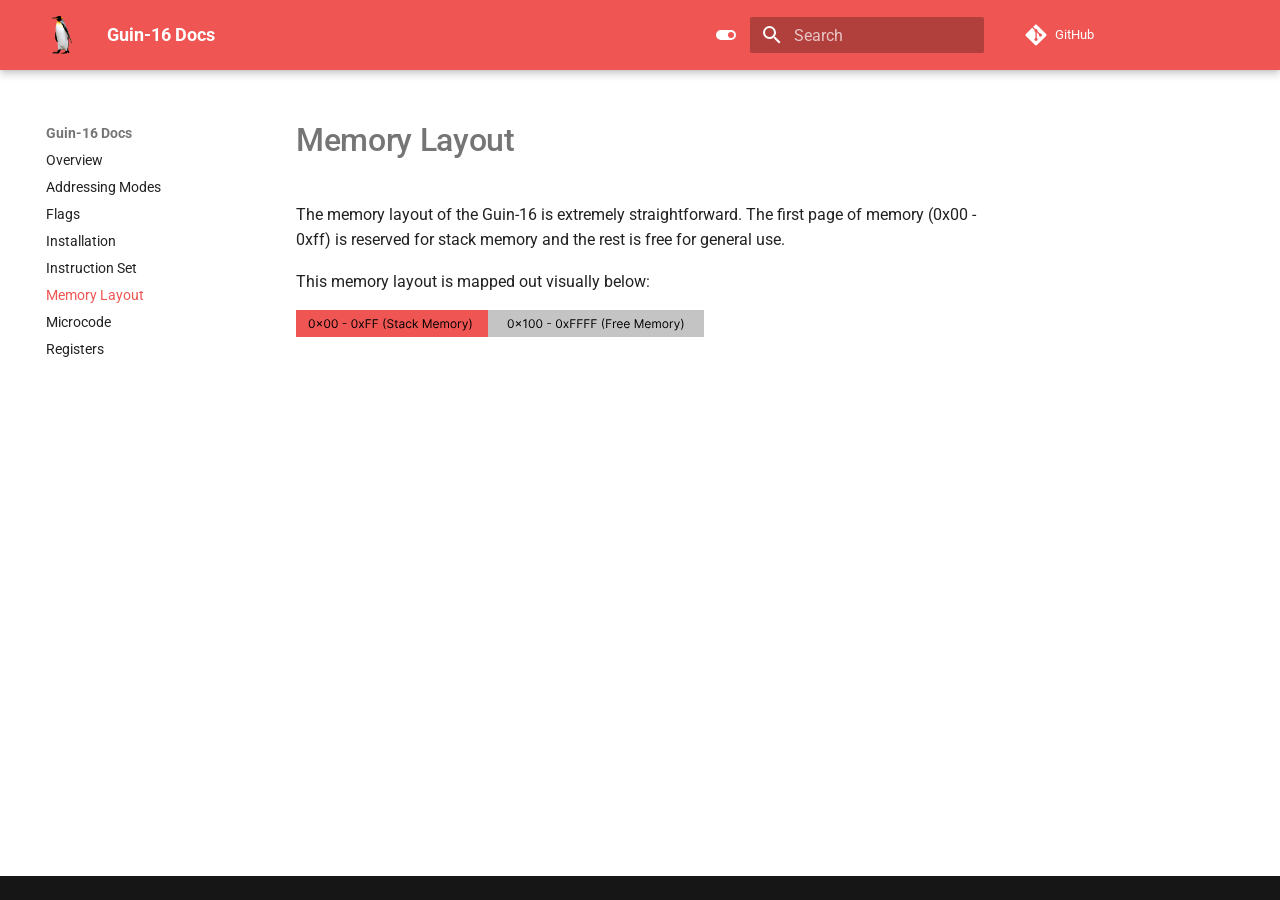
<file: memory/index.html>
<!doctype html>
<html lang="en" class="no-js">
  <head>
    
      <meta charset="utf-8">
      <meta name="viewport" content="width=device-width,initial-scale=1">
      
      
      
      
        <link rel="prev" href="../instruction-set/">
      
      
        <link rel="next" href="../microcode/">
      
      
      <link rel="icon" href="../imgs/guin.png">
      <meta name="generator" content="mkdocs-1.6.1, mkdocs-material-9.6.23">
    
    
      
        <title>Memory Layout - Guin-16 Docs</title>
      
    
    
      <link rel="stylesheet" href="../assets/stylesheets/main.84d31ad4.min.css">
      
        
        <link rel="stylesheet" href="../assets/stylesheets/palette.06af60db.min.css">
      
      


    
    
      
    
    
      
        
        
        <link rel="preconnect" href="https://fonts.gstatic.com" crossorigin>
        <link rel="stylesheet" href="https://fonts.googleapis.com/css?family=Roboto:300,300i,400,400i,700,700i%7CRoboto+Mono:400,400i,700,700i&display=fallback">
        <style>:root{--md-text-font:"Roboto";--md-code-font:"Roboto Mono"}</style>
      
    
    
      <link rel="stylesheet" href="../stylesheets/extra.css">
    
    <script>__md_scope=new URL("..",location),__md_hash=e=>[...e].reduce(((e,_)=>(e<<5)-e+_.charCodeAt(0)),0),__md_get=(e,_=localStorage,t=__md_scope)=>JSON.parse(_.getItem(t.pathname+"."+e)),__md_set=(e,_,t=localStorage,a=__md_scope)=>{try{t.setItem(a.pathname+"."+e,JSON.stringify(_))}catch(e){}}</script>
    
      

    
    
    
  </head>
  
  
    
    
      
    
    
    
    
    <body dir="ltr" data-md-color-scheme="default" data-md-color-primary="red" data-md-color-accent="red">
  
    
    <input class="md-toggle" data-md-toggle="drawer" type="checkbox" id="__drawer" autocomplete="off">
    <input class="md-toggle" data-md-toggle="search" type="checkbox" id="__search" autocomplete="off">
    <label class="md-overlay" for="__drawer"></label>
    <div data-md-component="skip">
      
        
        <a href="#memory-layout" class="md-skip">
          Skip to content
        </a>
      
    </div>
    <div data-md-component="announce">
      
    </div>
    
    
      

  

<header class="md-header md-header--shadow" data-md-component="header">
  <nav class="md-header__inner md-grid" aria-label="Header">
    <a href=".." title="Guin-16 Docs" class="md-header__button md-logo" aria-label="Guin-16 Docs" data-md-component="logo">
      
  <img src="../imgs/guin.png" alt="logo">

    </a>
    <label class="md-header__button md-icon" for="__drawer">
      
      <svg xmlns="http://www.w3.org/2000/svg" viewBox="0 0 24 24"><path d="M3 6h18v2H3zm0 5h18v2H3zm0 5h18v2H3z"/></svg>
    </label>
    <div class="md-header__title" data-md-component="header-title">
      <div class="md-header__ellipsis">
        <div class="md-header__topic">
          <span class="md-ellipsis">
            Guin-16 Docs
          </span>
        </div>
        <div class="md-header__topic" data-md-component="header-topic">
          <span class="md-ellipsis">
            
              Memory Layout
            
          </span>
        </div>
      </div>
    </div>
    
      
        <form class="md-header__option" data-md-component="palette">
  
    
    
    
    <input class="md-option" data-md-color-media="" data-md-color-scheme="default" data-md-color-primary="red" data-md-color-accent="red"  aria-label="Switch to dark mode"  type="radio" name="__palette" id="__palette_0">
    
      <label class="md-header__button md-icon" title="Switch to dark mode" for="__palette_1" hidden>
        <svg xmlns="http://www.w3.org/2000/svg" viewBox="0 0 24 24"><path d="M17 7H7a5 5 0 0 0-5 5 5 5 0 0 0 5 5h10a5 5 0 0 0 5-5 5 5 0 0 0-5-5m0 8a3 3 0 0 1-3-3 3 3 0 0 1 3-3 3 3 0 0 1 3 3 3 3 0 0 1-3 3"/></svg>
      </label>
    
  
    
    
    
    <input class="md-option" data-md-color-media="" data-md-color-scheme="slate" data-md-color-primary="red" data-md-color-accent="red"  aria-label="Switch to light mode"  type="radio" name="__palette" id="__palette_1">
    
      <label class="md-header__button md-icon" title="Switch to light mode" for="__palette_0" hidden>
        <svg xmlns="http://www.w3.org/2000/svg" viewBox="0 0 24 24"><path d="M17 6H7c-3.31 0-6 2.69-6 6s2.69 6 6 6h10c3.31 0 6-2.69 6-6s-2.69-6-6-6m0 10H7c-2.21 0-4-1.79-4-4s1.79-4 4-4h10c2.21 0 4 1.79 4 4s-1.79 4-4 4M7 9c-1.66 0-3 1.34-3 3s1.34 3 3 3 3-1.34 3-3-1.34-3-3-3"/></svg>
      </label>
    
  
</form>
      
    
    
      <script>var palette=__md_get("__palette");if(palette&&palette.color){if("(prefers-color-scheme)"===palette.color.media){var media=matchMedia("(prefers-color-scheme: light)"),input=document.querySelector(media.matches?"[data-md-color-media='(prefers-color-scheme: light)']":"[data-md-color-media='(prefers-color-scheme: dark)']");palette.color.media=input.getAttribute("data-md-color-media"),palette.color.scheme=input.getAttribute("data-md-color-scheme"),palette.color.primary=input.getAttribute("data-md-color-primary"),palette.color.accent=input.getAttribute("data-md-color-accent")}for(var[key,value]of Object.entries(palette.color))document.body.setAttribute("data-md-color-"+key,value)}</script>
    
    
    
      
      
        <label class="md-header__button md-icon" for="__search">
          
          <svg xmlns="http://www.w3.org/2000/svg" viewBox="0 0 24 24"><path d="M9.5 3A6.5 6.5 0 0 1 16 9.5c0 1.61-.59 3.09-1.56 4.23l.27.27h.79l5 5-1.5 1.5-5-5v-.79l-.27-.27A6.52 6.52 0 0 1 9.5 16 6.5 6.5 0 0 1 3 9.5 6.5 6.5 0 0 1 9.5 3m0 2C7 5 5 7 5 9.5S7 14 9.5 14 14 12 14 9.5 12 5 9.5 5"/></svg>
        </label>
        <div class="md-search" data-md-component="search" role="dialog">
  <label class="md-search__overlay" for="__search"></label>
  <div class="md-search__inner" role="search">
    <form class="md-search__form" name="search">
      <input type="text" class="md-search__input" name="query" aria-label="Search" placeholder="Search" autocapitalize="off" autocorrect="off" autocomplete="off" spellcheck="false" data-md-component="search-query" required>
      <label class="md-search__icon md-icon" for="__search">
        
        <svg xmlns="http://www.w3.org/2000/svg" viewBox="0 0 24 24"><path d="M9.5 3A6.5 6.5 0 0 1 16 9.5c0 1.61-.59 3.09-1.56 4.23l.27.27h.79l5 5-1.5 1.5-5-5v-.79l-.27-.27A6.52 6.52 0 0 1 9.5 16 6.5 6.5 0 0 1 3 9.5 6.5 6.5 0 0 1 9.5 3m0 2C7 5 5 7 5 9.5S7 14 9.5 14 14 12 14 9.5 12 5 9.5 5"/></svg>
        
        <svg xmlns="http://www.w3.org/2000/svg" viewBox="0 0 24 24"><path d="M20 11v2H8l5.5 5.5-1.42 1.42L4.16 12l7.92-7.92L13.5 5.5 8 11z"/></svg>
      </label>
      <nav class="md-search__options" aria-label="Search">
        
        <button type="reset" class="md-search__icon md-icon" title="Clear" aria-label="Clear" tabindex="-1">
          
          <svg xmlns="http://www.w3.org/2000/svg" viewBox="0 0 24 24"><path d="M19 6.41 17.59 5 12 10.59 6.41 5 5 6.41 10.59 12 5 17.59 6.41 19 12 13.41 17.59 19 19 17.59 13.41 12z"/></svg>
        </button>
      </nav>
      
    </form>
    <div class="md-search__output">
      <div class="md-search__scrollwrap" tabindex="0" data-md-scrollfix>
        <div class="md-search-result" data-md-component="search-result">
          <div class="md-search-result__meta">
            Initializing search
          </div>
          <ol class="md-search-result__list" role="presentation"></ol>
        </div>
      </div>
    </div>
  </div>
</div>
      
    
    
      <div class="md-header__source">
        <a href="https://github.com/shogrenjacob/16-bit-cpu" title="Go to repository" class="md-source" data-md-component="source">
  <div class="md-source__icon md-icon">
    
    <svg xmlns="http://www.w3.org/2000/svg" viewBox="0 0 448 512"><!--! Font Awesome Free 7.1.0 by @fontawesome - https://fontawesome.com License - https://fontawesome.com/license/free (Icons: CC BY 4.0, Fonts: SIL OFL 1.1, Code: MIT License) Copyright 2025 Fonticons, Inc.--><path d="M439.6 236.1 244 40.5c-5.4-5.5-12.8-8.5-20.4-8.5s-15 3-20.4 8.4L162.5 81l51.5 51.5c27.1-9.1 52.7 16.8 43.4 43.7l49.7 49.7c34.2-11.8 61.2 31 35.5 56.7-26.5 26.5-70.2-2.9-56-37.3L240.3 199v121.9c25.3 12.5 22.3 41.8 9.1 55-6.4 6.4-15.2 10.1-24.3 10.1s-17.8-3.6-24.3-10.1c-17.6-17.6-11.1-46.9 11.2-56v-123c-20.8-8.5-24.6-30.7-18.6-45L142.6 101 8.5 235.1C3 240.6 0 247.9 0 255.5s3 15 8.5 20.4l195.6 195.7c5.4 5.4 12.7 8.4 20.4 8.4s15-3 20.4-8.4l194.7-194.7c5.4-5.4 8.4-12.8 8.4-20.4s-3-15-8.4-20.4"/></svg>
  </div>
  <div class="md-source__repository">
    GitHub
  </div>
</a>
      </div>
    
  </nav>
  
</header>
    
    <div class="md-container" data-md-component="container">
      
      
        
          
        
      
      <main class="md-main" data-md-component="main">
        <div class="md-main__inner md-grid">
          
            
              
              <div class="md-sidebar md-sidebar--primary" data-md-component="sidebar" data-md-type="navigation" >
                <div class="md-sidebar__scrollwrap">
                  <div class="md-sidebar__inner">
                    



<nav class="md-nav md-nav--primary" aria-label="Navigation" data-md-level="0">
  <label class="md-nav__title" for="__drawer">
    <a href=".." title="Guin-16 Docs" class="md-nav__button md-logo" aria-label="Guin-16 Docs" data-md-component="logo">
      
  <img src="../imgs/guin.png" alt="logo">

    </a>
    Guin-16 Docs
  </label>
  
    <div class="md-nav__source">
      <a href="https://github.com/shogrenjacob/16-bit-cpu" title="Go to repository" class="md-source" data-md-component="source">
  <div class="md-source__icon md-icon">
    
    <svg xmlns="http://www.w3.org/2000/svg" viewBox="0 0 448 512"><!--! Font Awesome Free 7.1.0 by @fontawesome - https://fontawesome.com License - https://fontawesome.com/license/free (Icons: CC BY 4.0, Fonts: SIL OFL 1.1, Code: MIT License) Copyright 2025 Fonticons, Inc.--><path d="M439.6 236.1 244 40.5c-5.4-5.5-12.8-8.5-20.4-8.5s-15 3-20.4 8.4L162.5 81l51.5 51.5c27.1-9.1 52.7 16.8 43.4 43.7l49.7 49.7c34.2-11.8 61.2 31 35.5 56.7-26.5 26.5-70.2-2.9-56-37.3L240.3 199v121.9c25.3 12.5 22.3 41.8 9.1 55-6.4 6.4-15.2 10.1-24.3 10.1s-17.8-3.6-24.3-10.1c-17.6-17.6-11.1-46.9 11.2-56v-123c-20.8-8.5-24.6-30.7-18.6-45L142.6 101 8.5 235.1C3 240.6 0 247.9 0 255.5s3 15 8.5 20.4l195.6 195.7c5.4 5.4 12.7 8.4 20.4 8.4s15-3 20.4-8.4l194.7-194.7c5.4-5.4 8.4-12.8 8.4-20.4s-3-15-8.4-20.4"/></svg>
  </div>
  <div class="md-source__repository">
    GitHub
  </div>
</a>
    </div>
  
  <ul class="md-nav__list" data-md-scrollfix>
    
      
      
  
  
  
  
    <li class="md-nav__item">
      <a href=".." class="md-nav__link">
        
  
  
  <span class="md-ellipsis">
    Overview
    
  </span>
  

      </a>
    </li>
  

    
      
      
  
  
  
  
    <li class="md-nav__item">
      <a href="../addressing-modes/" class="md-nav__link">
        
  
  
  <span class="md-ellipsis">
    Addressing Modes
    
  </span>
  

      </a>
    </li>
  

    
      
      
  
  
  
  
    <li class="md-nav__item">
      <a href="../flags/" class="md-nav__link">
        
  
  
  <span class="md-ellipsis">
    Flags
    
  </span>
  

      </a>
    </li>
  

    
      
      
  
  
  
  
    <li class="md-nav__item">
      <a href="../installation/" class="md-nav__link">
        
  
  
  <span class="md-ellipsis">
    Installation
    
  </span>
  

      </a>
    </li>
  

    
      
      
  
  
  
  
    <li class="md-nav__item">
      <a href="../instruction-set/" class="md-nav__link">
        
  
  
  <span class="md-ellipsis">
    Instruction Set
    
  </span>
  

      </a>
    </li>
  

    
      
      
  
  
    
  
  
  
    <li class="md-nav__item md-nav__item--active">
      
      <input class="md-nav__toggle md-toggle" type="checkbox" id="__toc">
      
      
        
      
      
      <a href="./" class="md-nav__link md-nav__link--active">
        
  
  
  <span class="md-ellipsis">
    Memory Layout
    
  </span>
  

      </a>
      
    </li>
  

    
      
      
  
  
  
  
    <li class="md-nav__item">
      <a href="../microcode/" class="md-nav__link">
        
  
  
  <span class="md-ellipsis">
    Microcode
    
  </span>
  

      </a>
    </li>
  

    
      
      
  
  
  
  
    <li class="md-nav__item">
      <a href="../registers/" class="md-nav__link">
        
  
  
  <span class="md-ellipsis">
    Registers
    
  </span>
  

      </a>
    </li>
  

    
  </ul>
</nav>
                  </div>
                </div>
              </div>
            
            
              
              <div class="md-sidebar md-sidebar--secondary" data-md-component="sidebar" data-md-type="toc" >
                <div class="md-sidebar__scrollwrap">
                  <div class="md-sidebar__inner">
                    

<nav class="md-nav md-nav--secondary" aria-label="Table of contents">
  
  
  
    
  
  
</nav>
                  </div>
                </div>
              </div>
            
          
          
            <div class="md-content" data-md-component="content">
              <article class="md-content__inner md-typeset">
                
                  


  
  


<h1 id="memory-layout">Memory Layout</h1>
<p>The memory layout of the Guin-16 is extremely straightforward. The first page of memory (0x00 - 0xff) is reserved for stack memory and the rest is free for general use.</p>
<p>This memory layout is mapped out visually below:</p>
<p><img alt="Memory Layout" src="../imgs/revised-mem.svg" /></p>












                
              </article>
            </div>
          
          
<script>var target=document.getElementById(location.hash.slice(1));target&&target.name&&(target.checked=target.name.startsWith("__tabbed_"))</script>
        </div>
        
      </main>
      
        <footer class="md-footer">
  
  <div class="md-footer-meta md-typeset">
    <div class="md-footer-meta__inner md-grid">
      <div class="md-copyright">
  
  
</div>
      
    </div>
  </div>
</footer>
      
    </div>
    <div class="md-dialog" data-md-component="dialog">
      <div class="md-dialog__inner md-typeset"></div>
    </div>
    
    
    
      
      <script id="__config" type="application/json">{"base": "..", "features": [], "search": "../assets/javascripts/workers/search.973d3a69.min.js", "tags": null, "translations": {"clipboard.copied": "Copied to clipboard", "clipboard.copy": "Copy to clipboard", "search.result.more.one": "1 more on this page", "search.result.more.other": "# more on this page", "search.result.none": "No matching documents", "search.result.one": "1 matching document", "search.result.other": "# matching documents", "search.result.placeholder": "Type to start searching", "search.result.term.missing": "Missing", "select.version": "Select version"}, "version": null}</script>
    
    
      <script src="../assets/javascripts/bundle.f55a23d4.min.js"></script>
      
    
  </body>
</html>
</file>
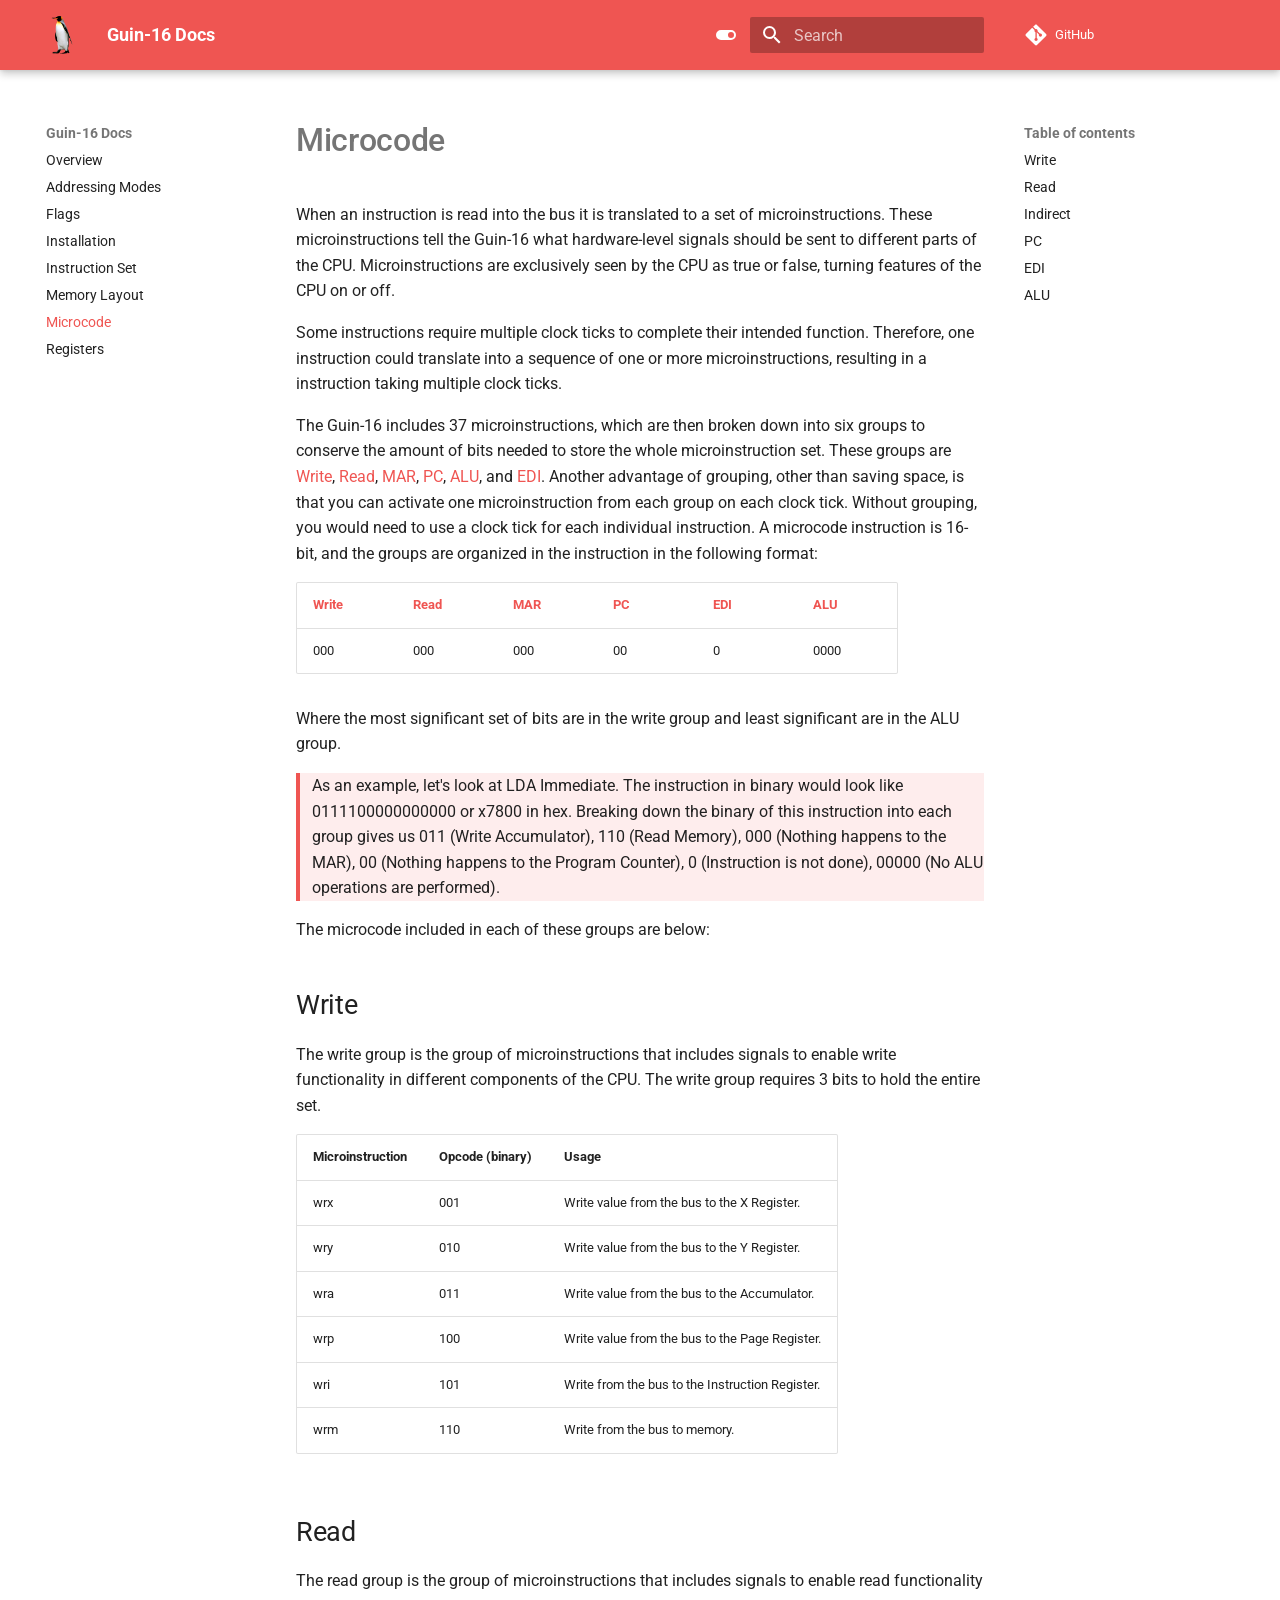
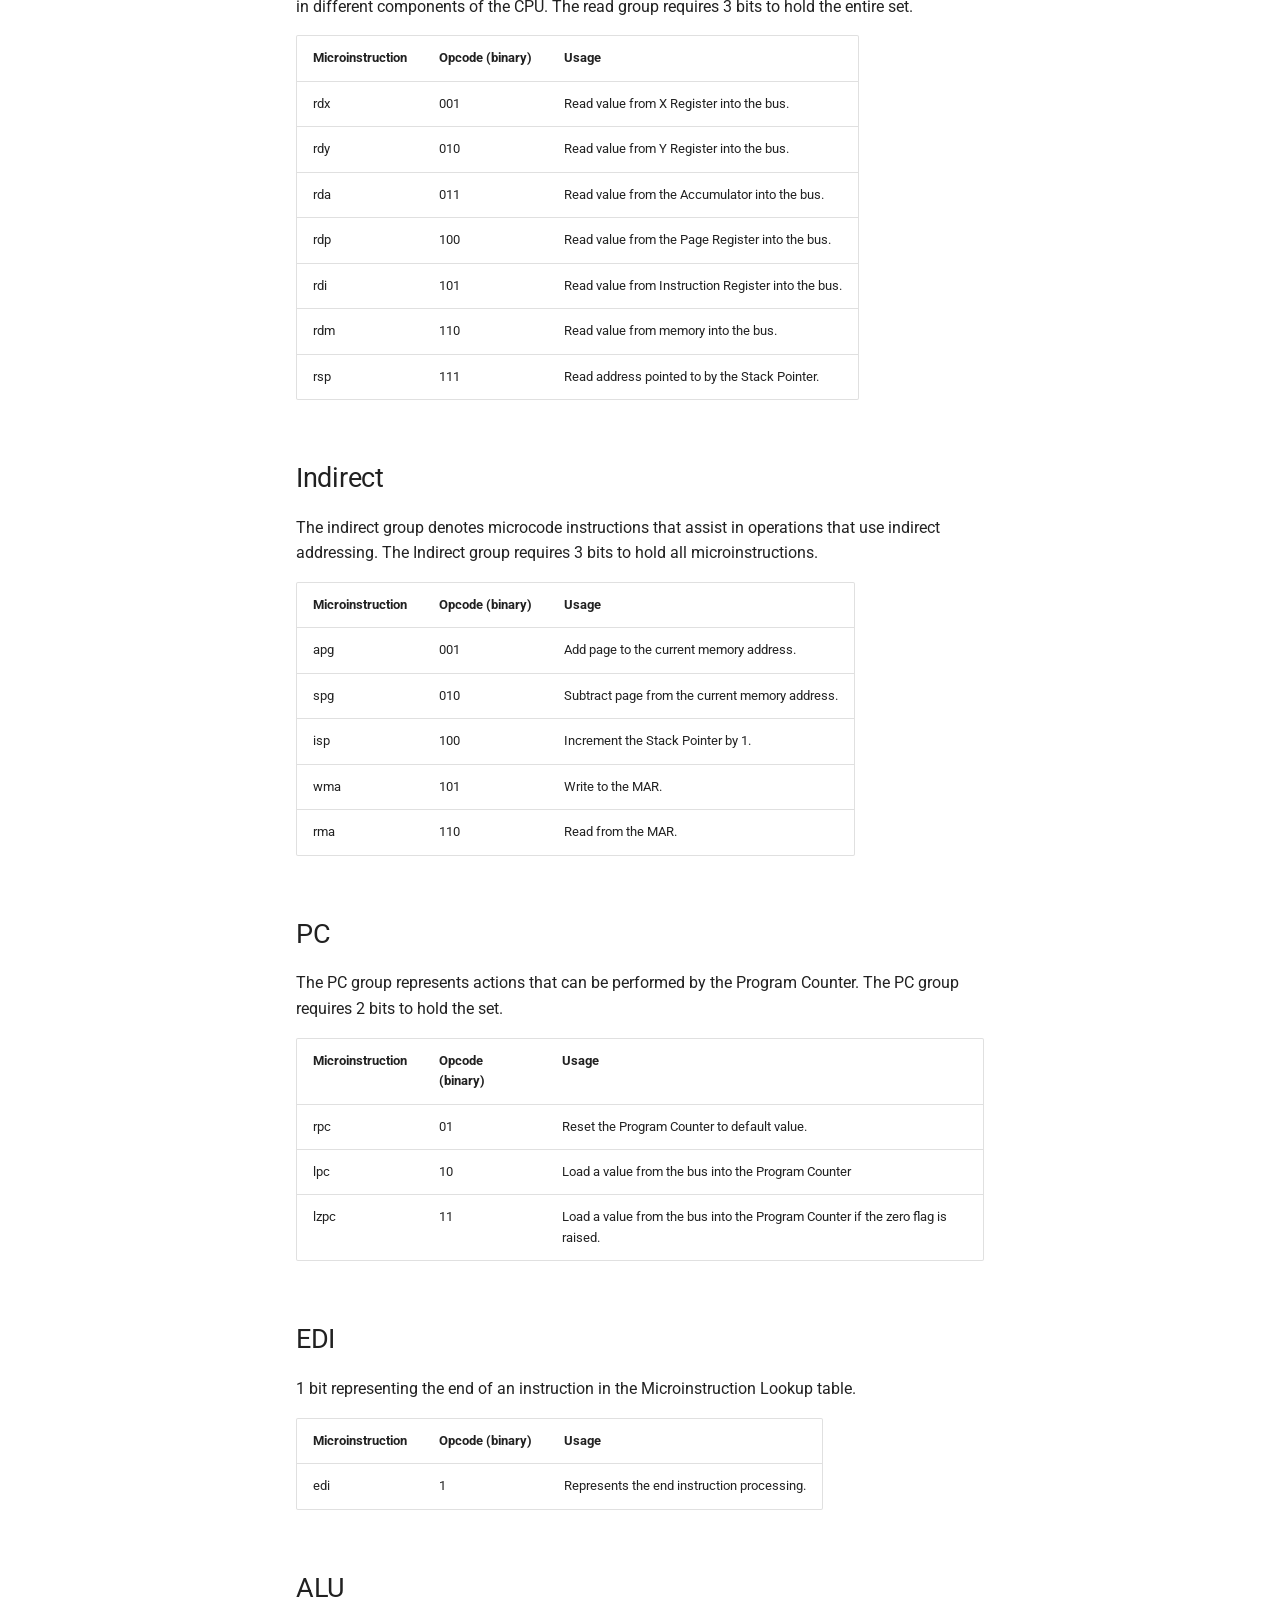
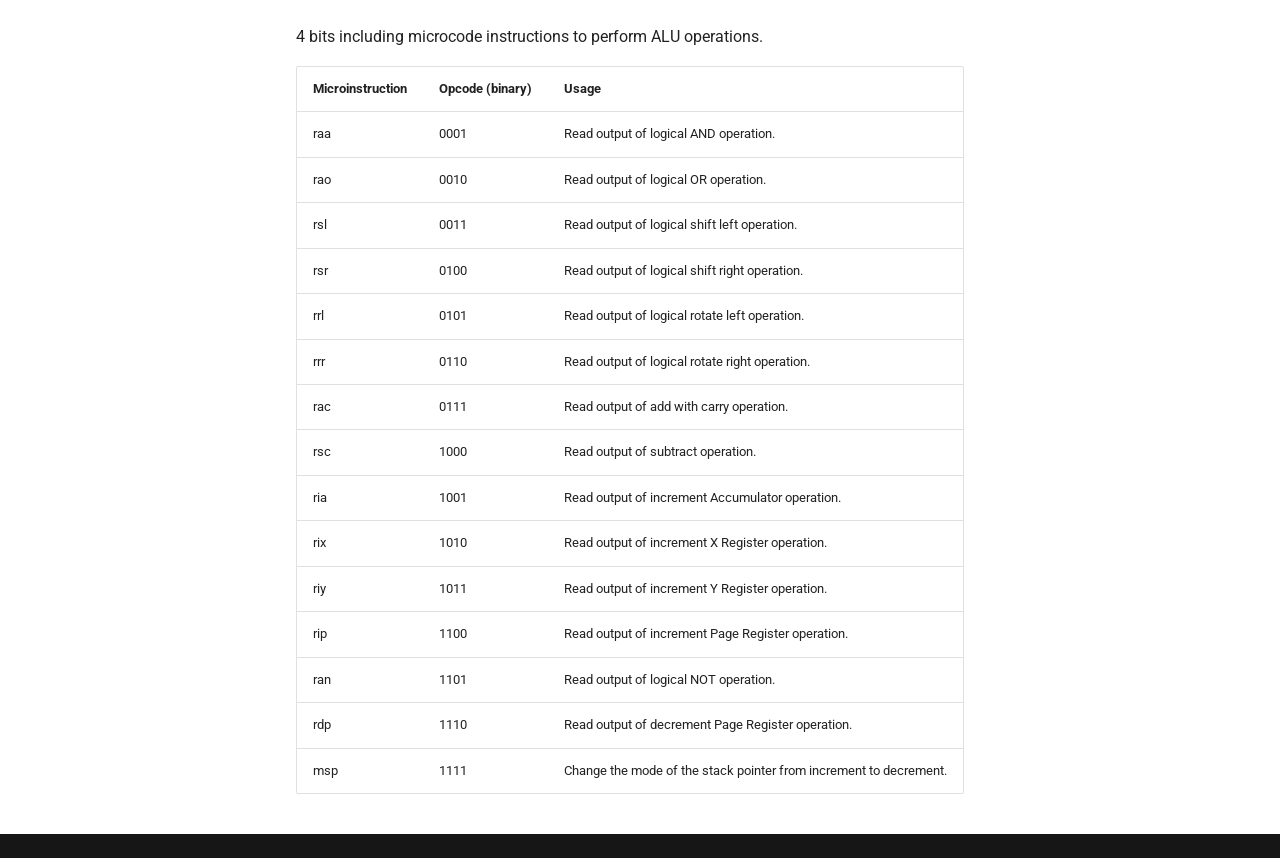
<file: microcode/index.html>
<!doctype html>
<html lang="en" class="no-js">
  <head>
    
      <meta charset="utf-8">
      <meta name="viewport" content="width=device-width,initial-scale=1">
      
      
      
      
        <link rel="prev" href="../memory/">
      
      
        <link rel="next" href="../registers/">
      
      
      <link rel="icon" href="../imgs/guin.png">
      <meta name="generator" content="mkdocs-1.6.1, mkdocs-material-9.6.23">
    
    
      
        <title>Microcode - Guin-16 Docs</title>
      
    
    
      <link rel="stylesheet" href="../assets/stylesheets/main.84d31ad4.min.css">
      
        
        <link rel="stylesheet" href="../assets/stylesheets/palette.06af60db.min.css">
      
      


    
    
      
    
    
      
        
        
        <link rel="preconnect" href="https://fonts.gstatic.com" crossorigin>
        <link rel="stylesheet" href="https://fonts.googleapis.com/css?family=Roboto:300,300i,400,400i,700,700i%7CRoboto+Mono:400,400i,700,700i&display=fallback">
        <style>:root{--md-text-font:"Roboto";--md-code-font:"Roboto Mono"}</style>
      
    
    
      <link rel="stylesheet" href="../stylesheets/extra.css">
    
    <script>__md_scope=new URL("..",location),__md_hash=e=>[...e].reduce(((e,_)=>(e<<5)-e+_.charCodeAt(0)),0),__md_get=(e,_=localStorage,t=__md_scope)=>JSON.parse(_.getItem(t.pathname+"."+e)),__md_set=(e,_,t=localStorage,a=__md_scope)=>{try{t.setItem(a.pathname+"."+e,JSON.stringify(_))}catch(e){}}</script>
    
      

    
    
    
  </head>
  
  
    
    
      
    
    
    
    
    <body dir="ltr" data-md-color-scheme="default" data-md-color-primary="red" data-md-color-accent="red">
  
    
    <input class="md-toggle" data-md-toggle="drawer" type="checkbox" id="__drawer" autocomplete="off">
    <input class="md-toggle" data-md-toggle="search" type="checkbox" id="__search" autocomplete="off">
    <label class="md-overlay" for="__drawer"></label>
    <div data-md-component="skip">
      
        
        <a href="#microcode" class="md-skip">
          Skip to content
        </a>
      
    </div>
    <div data-md-component="announce">
      
    </div>
    
    
      

  

<header class="md-header md-header--shadow" data-md-component="header">
  <nav class="md-header__inner md-grid" aria-label="Header">
    <a href=".." title="Guin-16 Docs" class="md-header__button md-logo" aria-label="Guin-16 Docs" data-md-component="logo">
      
  <img src="../imgs/guin.png" alt="logo">

    </a>
    <label class="md-header__button md-icon" for="__drawer">
      
      <svg xmlns="http://www.w3.org/2000/svg" viewBox="0 0 24 24"><path d="M3 6h18v2H3zm0 5h18v2H3zm0 5h18v2H3z"/></svg>
    </label>
    <div class="md-header__title" data-md-component="header-title">
      <div class="md-header__ellipsis">
        <div class="md-header__topic">
          <span class="md-ellipsis">
            Guin-16 Docs
          </span>
        </div>
        <div class="md-header__topic" data-md-component="header-topic">
          <span class="md-ellipsis">
            
              Microcode
            
          </span>
        </div>
      </div>
    </div>
    
      
        <form class="md-header__option" data-md-component="palette">
  
    
    
    
    <input class="md-option" data-md-color-media="" data-md-color-scheme="default" data-md-color-primary="red" data-md-color-accent="red"  aria-label="Switch to dark mode"  type="radio" name="__palette" id="__palette_0">
    
      <label class="md-header__button md-icon" title="Switch to dark mode" for="__palette_1" hidden>
        <svg xmlns="http://www.w3.org/2000/svg" viewBox="0 0 24 24"><path d="M17 7H7a5 5 0 0 0-5 5 5 5 0 0 0 5 5h10a5 5 0 0 0 5-5 5 5 0 0 0-5-5m0 8a3 3 0 0 1-3-3 3 3 0 0 1 3-3 3 3 0 0 1 3 3 3 3 0 0 1-3 3"/></svg>
      </label>
    
  
    
    
    
    <input class="md-option" data-md-color-media="" data-md-color-scheme="slate" data-md-color-primary="red" data-md-color-accent="red"  aria-label="Switch to light mode"  type="radio" name="__palette" id="__palette_1">
    
      <label class="md-header__button md-icon" title="Switch to light mode" for="__palette_0" hidden>
        <svg xmlns="http://www.w3.org/2000/svg" viewBox="0 0 24 24"><path d="M17 6H7c-3.31 0-6 2.69-6 6s2.69 6 6 6h10c3.31 0 6-2.69 6-6s-2.69-6-6-6m0 10H7c-2.21 0-4-1.79-4-4s1.79-4 4-4h10c2.21 0 4 1.79 4 4s-1.79 4-4 4M7 9c-1.66 0-3 1.34-3 3s1.34 3 3 3 3-1.34 3-3-1.34-3-3-3"/></svg>
      </label>
    
  
</form>
      
    
    
      <script>var palette=__md_get("__palette");if(palette&&palette.color){if("(prefers-color-scheme)"===palette.color.media){var media=matchMedia("(prefers-color-scheme: light)"),input=document.querySelector(media.matches?"[data-md-color-media='(prefers-color-scheme: light)']":"[data-md-color-media='(prefers-color-scheme: dark)']");palette.color.media=input.getAttribute("data-md-color-media"),palette.color.scheme=input.getAttribute("data-md-color-scheme"),palette.color.primary=input.getAttribute("data-md-color-primary"),palette.color.accent=input.getAttribute("data-md-color-accent")}for(var[key,value]of Object.entries(palette.color))document.body.setAttribute("data-md-color-"+key,value)}</script>
    
    
    
      
      
        <label class="md-header__button md-icon" for="__search">
          
          <svg xmlns="http://www.w3.org/2000/svg" viewBox="0 0 24 24"><path d="M9.5 3A6.5 6.5 0 0 1 16 9.5c0 1.61-.59 3.09-1.56 4.23l.27.27h.79l5 5-1.5 1.5-5-5v-.79l-.27-.27A6.52 6.52 0 0 1 9.5 16 6.5 6.5 0 0 1 3 9.5 6.5 6.5 0 0 1 9.5 3m0 2C7 5 5 7 5 9.5S7 14 9.5 14 14 12 14 9.5 12 5 9.5 5"/></svg>
        </label>
        <div class="md-search" data-md-component="search" role="dialog">
  <label class="md-search__overlay" for="__search"></label>
  <div class="md-search__inner" role="search">
    <form class="md-search__form" name="search">
      <input type="text" class="md-search__input" name="query" aria-label="Search" placeholder="Search" autocapitalize="off" autocorrect="off" autocomplete="off" spellcheck="false" data-md-component="search-query" required>
      <label class="md-search__icon md-icon" for="__search">
        
        <svg xmlns="http://www.w3.org/2000/svg" viewBox="0 0 24 24"><path d="M9.5 3A6.5 6.5 0 0 1 16 9.5c0 1.61-.59 3.09-1.56 4.23l.27.27h.79l5 5-1.5 1.5-5-5v-.79l-.27-.27A6.52 6.52 0 0 1 9.5 16 6.5 6.5 0 0 1 3 9.5 6.5 6.5 0 0 1 9.5 3m0 2C7 5 5 7 5 9.5S7 14 9.5 14 14 12 14 9.5 12 5 9.5 5"/></svg>
        
        <svg xmlns="http://www.w3.org/2000/svg" viewBox="0 0 24 24"><path d="M20 11v2H8l5.5 5.5-1.42 1.42L4.16 12l7.92-7.92L13.5 5.5 8 11z"/></svg>
      </label>
      <nav class="md-search__options" aria-label="Search">
        
        <button type="reset" class="md-search__icon md-icon" title="Clear" aria-label="Clear" tabindex="-1">
          
          <svg xmlns="http://www.w3.org/2000/svg" viewBox="0 0 24 24"><path d="M19 6.41 17.59 5 12 10.59 6.41 5 5 6.41 10.59 12 5 17.59 6.41 19 12 13.41 17.59 19 19 17.59 13.41 12z"/></svg>
        </button>
      </nav>
      
    </form>
    <div class="md-search__output">
      <div class="md-search__scrollwrap" tabindex="0" data-md-scrollfix>
        <div class="md-search-result" data-md-component="search-result">
          <div class="md-search-result__meta">
            Initializing search
          </div>
          <ol class="md-search-result__list" role="presentation"></ol>
        </div>
      </div>
    </div>
  </div>
</div>
      
    
    
      <div class="md-header__source">
        <a href="https://github.com/shogrenjacob/16-bit-cpu" title="Go to repository" class="md-source" data-md-component="source">
  <div class="md-source__icon md-icon">
    
    <svg xmlns="http://www.w3.org/2000/svg" viewBox="0 0 448 512"><!--! Font Awesome Free 7.1.0 by @fontawesome - https://fontawesome.com License - https://fontawesome.com/license/free (Icons: CC BY 4.0, Fonts: SIL OFL 1.1, Code: MIT License) Copyright 2025 Fonticons, Inc.--><path d="M439.6 236.1 244 40.5c-5.4-5.5-12.8-8.5-20.4-8.5s-15 3-20.4 8.4L162.5 81l51.5 51.5c27.1-9.1 52.7 16.8 43.4 43.7l49.7 49.7c34.2-11.8 61.2 31 35.5 56.7-26.5 26.5-70.2-2.9-56-37.3L240.3 199v121.9c25.3 12.5 22.3 41.8 9.1 55-6.4 6.4-15.2 10.1-24.3 10.1s-17.8-3.6-24.3-10.1c-17.6-17.6-11.1-46.9 11.2-56v-123c-20.8-8.5-24.6-30.7-18.6-45L142.6 101 8.5 235.1C3 240.6 0 247.9 0 255.5s3 15 8.5 20.4l195.6 195.7c5.4 5.4 12.7 8.4 20.4 8.4s15-3 20.4-8.4l194.7-194.7c5.4-5.4 8.4-12.8 8.4-20.4s-3-15-8.4-20.4"/></svg>
  </div>
  <div class="md-source__repository">
    GitHub
  </div>
</a>
      </div>
    
  </nav>
  
</header>
    
    <div class="md-container" data-md-component="container">
      
      
        
          
        
      
      <main class="md-main" data-md-component="main">
        <div class="md-main__inner md-grid">
          
            
              
              <div class="md-sidebar md-sidebar--primary" data-md-component="sidebar" data-md-type="navigation" >
                <div class="md-sidebar__scrollwrap">
                  <div class="md-sidebar__inner">
                    



<nav class="md-nav md-nav--primary" aria-label="Navigation" data-md-level="0">
  <label class="md-nav__title" for="__drawer">
    <a href=".." title="Guin-16 Docs" class="md-nav__button md-logo" aria-label="Guin-16 Docs" data-md-component="logo">
      
  <img src="../imgs/guin.png" alt="logo">

    </a>
    Guin-16 Docs
  </label>
  
    <div class="md-nav__source">
      <a href="https://github.com/shogrenjacob/16-bit-cpu" title="Go to repository" class="md-source" data-md-component="source">
  <div class="md-source__icon md-icon">
    
    <svg xmlns="http://www.w3.org/2000/svg" viewBox="0 0 448 512"><!--! Font Awesome Free 7.1.0 by @fontawesome - https://fontawesome.com License - https://fontawesome.com/license/free (Icons: CC BY 4.0, Fonts: SIL OFL 1.1, Code: MIT License) Copyright 2025 Fonticons, Inc.--><path d="M439.6 236.1 244 40.5c-5.4-5.5-12.8-8.5-20.4-8.5s-15 3-20.4 8.4L162.5 81l51.5 51.5c27.1-9.1 52.7 16.8 43.4 43.7l49.7 49.7c34.2-11.8 61.2 31 35.5 56.7-26.5 26.5-70.2-2.9-56-37.3L240.3 199v121.9c25.3 12.5 22.3 41.8 9.1 55-6.4 6.4-15.2 10.1-24.3 10.1s-17.8-3.6-24.3-10.1c-17.6-17.6-11.1-46.9 11.2-56v-123c-20.8-8.5-24.6-30.7-18.6-45L142.6 101 8.5 235.1C3 240.6 0 247.9 0 255.5s3 15 8.5 20.4l195.6 195.7c5.4 5.4 12.7 8.4 20.4 8.4s15-3 20.4-8.4l194.7-194.7c5.4-5.4 8.4-12.8 8.4-20.4s-3-15-8.4-20.4"/></svg>
  </div>
  <div class="md-source__repository">
    GitHub
  </div>
</a>
    </div>
  
  <ul class="md-nav__list" data-md-scrollfix>
    
      
      
  
  
  
  
    <li class="md-nav__item">
      <a href=".." class="md-nav__link">
        
  
  
  <span class="md-ellipsis">
    Overview
    
  </span>
  

      </a>
    </li>
  

    
      
      
  
  
  
  
    <li class="md-nav__item">
      <a href="../addressing-modes/" class="md-nav__link">
        
  
  
  <span class="md-ellipsis">
    Addressing Modes
    
  </span>
  

      </a>
    </li>
  

    
      
      
  
  
  
  
    <li class="md-nav__item">
      <a href="../flags/" class="md-nav__link">
        
  
  
  <span class="md-ellipsis">
    Flags
    
  </span>
  

      </a>
    </li>
  

    
      
      
  
  
  
  
    <li class="md-nav__item">
      <a href="../installation/" class="md-nav__link">
        
  
  
  <span class="md-ellipsis">
    Installation
    
  </span>
  

      </a>
    </li>
  

    
      
      
  
  
  
  
    <li class="md-nav__item">
      <a href="../instruction-set/" class="md-nav__link">
        
  
  
  <span class="md-ellipsis">
    Instruction Set
    
  </span>
  

      </a>
    </li>
  

    
      
      
  
  
  
  
    <li class="md-nav__item">
      <a href="../memory/" class="md-nav__link">
        
  
  
  <span class="md-ellipsis">
    Memory Layout
    
  </span>
  

      </a>
    </li>
  

    
      
      
  
  
    
  
  
  
    <li class="md-nav__item md-nav__item--active">
      
      <input class="md-nav__toggle md-toggle" type="checkbox" id="__toc">
      
      
        
      
      
        <label class="md-nav__link md-nav__link--active" for="__toc">
          
  
  
  <span class="md-ellipsis">
    Microcode
    
  </span>
  

          <span class="md-nav__icon md-icon"></span>
        </label>
      
      <a href="./" class="md-nav__link md-nav__link--active">
        
  
  
  <span class="md-ellipsis">
    Microcode
    
  </span>
  

      </a>
      
        

<nav class="md-nav md-nav--secondary" aria-label="Table of contents">
  
  
  
    
  
  
    <label class="md-nav__title" for="__toc">
      <span class="md-nav__icon md-icon"></span>
      Table of contents
    </label>
    <ul class="md-nav__list" data-md-component="toc" data-md-scrollfix>
      
        <li class="md-nav__item">
  <a href="#write" class="md-nav__link">
    <span class="md-ellipsis">
      Write
    </span>
  </a>
  
</li>
      
        <li class="md-nav__item">
  <a href="#read" class="md-nav__link">
    <span class="md-ellipsis">
      Read
    </span>
  </a>
  
</li>
      
        <li class="md-nav__item">
  <a href="#indirect" class="md-nav__link">
    <span class="md-ellipsis">
      Indirect
    </span>
  </a>
  
</li>
      
        <li class="md-nav__item">
  <a href="#pc" class="md-nav__link">
    <span class="md-ellipsis">
      PC
    </span>
  </a>
  
</li>
      
        <li class="md-nav__item">
  <a href="#edi" class="md-nav__link">
    <span class="md-ellipsis">
      EDI
    </span>
  </a>
  
</li>
      
        <li class="md-nav__item">
  <a href="#alu" class="md-nav__link">
    <span class="md-ellipsis">
      ALU
    </span>
  </a>
  
</li>
      
    </ul>
  
</nav>
      
    </li>
  

    
      
      
  
  
  
  
    <li class="md-nav__item">
      <a href="../registers/" class="md-nav__link">
        
  
  
  <span class="md-ellipsis">
    Registers
    
  </span>
  

      </a>
    </li>
  

    
  </ul>
</nav>
                  </div>
                </div>
              </div>
            
            
              
              <div class="md-sidebar md-sidebar--secondary" data-md-component="sidebar" data-md-type="toc" >
                <div class="md-sidebar__scrollwrap">
                  <div class="md-sidebar__inner">
                    

<nav class="md-nav md-nav--secondary" aria-label="Table of contents">
  
  
  
    
  
  
    <label class="md-nav__title" for="__toc">
      <span class="md-nav__icon md-icon"></span>
      Table of contents
    </label>
    <ul class="md-nav__list" data-md-component="toc" data-md-scrollfix>
      
        <li class="md-nav__item">
  <a href="#write" class="md-nav__link">
    <span class="md-ellipsis">
      Write
    </span>
  </a>
  
</li>
      
        <li class="md-nav__item">
  <a href="#read" class="md-nav__link">
    <span class="md-ellipsis">
      Read
    </span>
  </a>
  
</li>
      
        <li class="md-nav__item">
  <a href="#indirect" class="md-nav__link">
    <span class="md-ellipsis">
      Indirect
    </span>
  </a>
  
</li>
      
        <li class="md-nav__item">
  <a href="#pc" class="md-nav__link">
    <span class="md-ellipsis">
      PC
    </span>
  </a>
  
</li>
      
        <li class="md-nav__item">
  <a href="#edi" class="md-nav__link">
    <span class="md-ellipsis">
      EDI
    </span>
  </a>
  
</li>
      
        <li class="md-nav__item">
  <a href="#alu" class="md-nav__link">
    <span class="md-ellipsis">
      ALU
    </span>
  </a>
  
</li>
      
    </ul>
  
</nav>
                  </div>
                </div>
              </div>
            
          
          
            <div class="md-content" data-md-component="content">
              <article class="md-content__inner md-typeset">
                
                  


  
  


<h1 id="microcode">Microcode</h1>
<p>When an instruction is read into the bus it is translated to a set of microinstructions. These microinstructions tell the Guin-16 what hardware-level signals should be sent to different parts of the CPU. Microinstructions are exclusively seen by the CPU as true or false, turning features of the CPU on or off.</p>
<p>Some instructions require multiple clock ticks to complete their intended function. Therefore, one instruction could translate into a sequence of one or more microinstructions, resulting in a instruction taking multiple clock ticks. </p>
<p>The Guin-16 includes 37 microinstructions, which are then broken down into six groups to conserve the amount of bits needed to store the whole microinstruction set. These groups are <a href="#write">Write</a>, <a href="#read">Read</a>, <a href="#mar">MAR</a>, <a href="#pc">PC</a>, <a href="#alu">ALU</a>, and <a href="#edi">EDI</a>. Another advantage of grouping, other than saving space, is that you can activate one microinstruction from each group on each clock tick. Without grouping, you would need to use a clock tick for each individual instruction. A microcode instruction is 16-bit, and the groups are organized in the instruction in the following format:</p>
<table>
<thead>
<tr>
<th><a href="#write">Write</a></th>
<th><a href="#read">Read</a></th>
<th><a href="#mar">MAR</a></th>
<th><a href="#pc">PC</a></th>
<th><a href="#edi">EDI</a></th>
<th><a href="#alu">ALU</a></th>
</tr>
</thead>
<tbody>
<tr>
<td>000</td>
<td>000</td>
<td>000</td>
<td>00</td>
<td>0</td>
<td>0000</td>
</tr>
</tbody>
</table>
<p>Where the most significant set of bits are in the write group and least significant are in the ALU group.</p>
<blockquote>
<p>As an example, let's look at LDA Immediate. The instruction in binary would look like 0111100000000000 or x7800 in hex. Breaking down the binary of this instruction into each group gives us 011 (Write Accumulator), 110 (Read Memory), 000 (Nothing happens to the MAR), 00 (Nothing happens to the Program Counter), 0 (Instruction is not done), 00000 (No ALU operations are performed). </p>
</blockquote>
<p>The microcode included in each of these groups are below:</p>
<h2 id="write">Write</h2>
<p>The write group is the group of microinstructions that includes signals to enable write functionality in different components of the CPU. The write group requires 3 bits to hold the entire set. </p>
<table>
<thead>
<tr>
<th>Microinstruction</th>
<th>Opcode (binary)</th>
<th>Usage</th>
</tr>
</thead>
<tbody>
<tr>
<td>wrx</td>
<td>001</td>
<td>Write value from the bus to the X Register.</td>
</tr>
<tr>
<td>wry</td>
<td>010</td>
<td>Write value from the bus to the Y Register.</td>
</tr>
<tr>
<td>wra</td>
<td>011</td>
<td>Write value from the bus to the Accumulator.</td>
</tr>
<tr>
<td>wrp</td>
<td>100</td>
<td>Write value from the bus to the Page Register.</td>
</tr>
<tr>
<td>wri</td>
<td>101</td>
<td>Write from the bus to the Instruction Register.</td>
</tr>
<tr>
<td>wrm</td>
<td>110</td>
<td>Write from the bus to memory.</td>
</tr>
</tbody>
</table>
<h2 id="read">Read</h2>
<p>The read group is the group of microinstructions that includes signals to enable read functionality in different components of the CPU. The read group requires 3 bits to hold the entire set. </p>
<table>
<thead>
<tr>
<th>Microinstruction</th>
<th>Opcode (binary)</th>
<th>Usage</th>
</tr>
</thead>
<tbody>
<tr>
<td>rdx</td>
<td>001</td>
<td>Read value from X Register into the bus.</td>
</tr>
<tr>
<td>rdy</td>
<td>010</td>
<td>Read value from Y Register into the bus.</td>
</tr>
<tr>
<td>rda</td>
<td>011</td>
<td>Read value from the Accumulator into the bus.</td>
</tr>
<tr>
<td>rdp</td>
<td>100</td>
<td>Read value from the Page Register into the bus.</td>
</tr>
<tr>
<td>rdi</td>
<td>101</td>
<td>Read value from Instruction Register into the bus.</td>
</tr>
<tr>
<td>rdm</td>
<td>110</td>
<td>Read value from memory into the bus.</td>
</tr>
<tr>
<td>rsp</td>
<td>111</td>
<td>Read address pointed to by the Stack Pointer.</td>
</tr>
</tbody>
</table>
<h2 id="indirect">Indirect</h2>
<p>The indirect group denotes microcode instructions that assist in operations that use indirect addressing. The Indirect group requires 3 bits to hold all microinstructions.</p>
<table>
<thead>
<tr>
<th>Microinstruction</th>
<th>Opcode (binary)</th>
<th>Usage</th>
</tr>
</thead>
<tbody>
<tr>
<td>apg</td>
<td>001</td>
<td>Add page to the current memory address.</td>
</tr>
<tr>
<td>spg</td>
<td>010</td>
<td>Subtract page from the current memory address.</td>
</tr>
<tr>
<td>isp</td>
<td>100</td>
<td>Increment the Stack Pointer by 1.</td>
</tr>
<tr>
<td>wma</td>
<td>101</td>
<td>Write to the MAR.</td>
</tr>
<tr>
<td>rma</td>
<td>110</td>
<td>Read from the MAR.</td>
</tr>
</tbody>
</table>
<h2 id="pc">PC</h2>
<p>The PC group represents actions that can be performed by the Program Counter. The PC group requires 2 bits to hold the set.</p>
<table>
<thead>
<tr>
<th>Microinstruction</th>
<th>Opcode (binary)</th>
<th>Usage</th>
</tr>
</thead>
<tbody>
<tr>
<td>rpc</td>
<td>01</td>
<td>Reset the Program Counter to default value.</td>
</tr>
<tr>
<td>lpc</td>
<td>10</td>
<td>Load a value from the bus into the Program Counter</td>
</tr>
<tr>
<td>lzpc</td>
<td>11</td>
<td>Load a value from the bus into the Program Counter if the zero flag is raised.</td>
</tr>
</tbody>
</table>
<h2 id="edi">EDI</h2>
<p>1 bit representing the end of an instruction in the Microinstruction Lookup table.</p>
<table>
<thead>
<tr>
<th>Microinstruction</th>
<th>Opcode (binary)</th>
<th>Usage</th>
</tr>
</thead>
<tbody>
<tr>
<td>edi</td>
<td>1</td>
<td>Represents the end instruction processing.</td>
</tr>
</tbody>
</table>
<h2 id="alu">ALU</h2>
<p>4 bits including microcode instructions to perform ALU operations.</p>
<table>
<thead>
<tr>
<th>Microinstruction</th>
<th>Opcode (binary)</th>
<th>Usage</th>
</tr>
</thead>
<tbody>
<tr>
<td>raa</td>
<td>0001</td>
<td>Read output of logical AND operation.</td>
</tr>
<tr>
<td>rao</td>
<td>0010</td>
<td>Read output of logical OR operation.</td>
</tr>
<tr>
<td>rsl</td>
<td>0011</td>
<td>Read output of logical shift left operation.</td>
</tr>
<tr>
<td>rsr</td>
<td>0100</td>
<td>Read output of logical shift right operation.</td>
</tr>
<tr>
<td>rrl</td>
<td>0101</td>
<td>Read output of logical rotate left operation.</td>
</tr>
<tr>
<td>rrr</td>
<td>0110</td>
<td>Read output of logical rotate right operation.</td>
</tr>
<tr>
<td>rac</td>
<td>0111</td>
<td>Read output of add with carry operation.</td>
</tr>
<tr>
<td>rsc</td>
<td>1000</td>
<td>Read output of subtract operation.</td>
</tr>
<tr>
<td>ria</td>
<td>1001</td>
<td>Read output of increment Accumulator operation.</td>
</tr>
<tr>
<td>rix</td>
<td>1010</td>
<td>Read output of increment X Register operation.</td>
</tr>
<tr>
<td>riy</td>
<td>1011</td>
<td>Read output of increment Y Register operation.</td>
</tr>
<tr>
<td>rip</td>
<td>1100</td>
<td>Read output of increment Page Register operation.</td>
</tr>
<tr>
<td>ran</td>
<td>1101</td>
<td>Read output of logical NOT operation.</td>
</tr>
<tr>
<td>rdp</td>
<td>1110</td>
<td>Read output of decrement Page Register operation.</td>
</tr>
<tr>
<td>msp</td>
<td>1111</td>
<td>Change the mode of the stack pointer from increment to decrement.</td>
</tr>
</tbody>
</table>












                
              </article>
            </div>
          
          
<script>var target=document.getElementById(location.hash.slice(1));target&&target.name&&(target.checked=target.name.startsWith("__tabbed_"))</script>
        </div>
        
      </main>
      
        <footer class="md-footer">
  
  <div class="md-footer-meta md-typeset">
    <div class="md-footer-meta__inner md-grid">
      <div class="md-copyright">
  
  
</div>
      
    </div>
  </div>
</footer>
      
    </div>
    <div class="md-dialog" data-md-component="dialog">
      <div class="md-dialog__inner md-typeset"></div>
    </div>
    
    
    
      
      <script id="__config" type="application/json">{"base": "..", "features": [], "search": "../assets/javascripts/workers/search.973d3a69.min.js", "tags": null, "translations": {"clipboard.copied": "Copied to clipboard", "clipboard.copy": "Copy to clipboard", "search.result.more.one": "1 more on this page", "search.result.more.other": "# more on this page", "search.result.none": "No matching documents", "search.result.one": "1 matching document", "search.result.other": "# matching documents", "search.result.placeholder": "Type to start searching", "search.result.term.missing": "Missing", "select.version": "Select version"}, "version": null}</script>
    
    
      <script src="../assets/javascripts/bundle.f55a23d4.min.js"></script>
      
    
  </body>
</html>
</file>
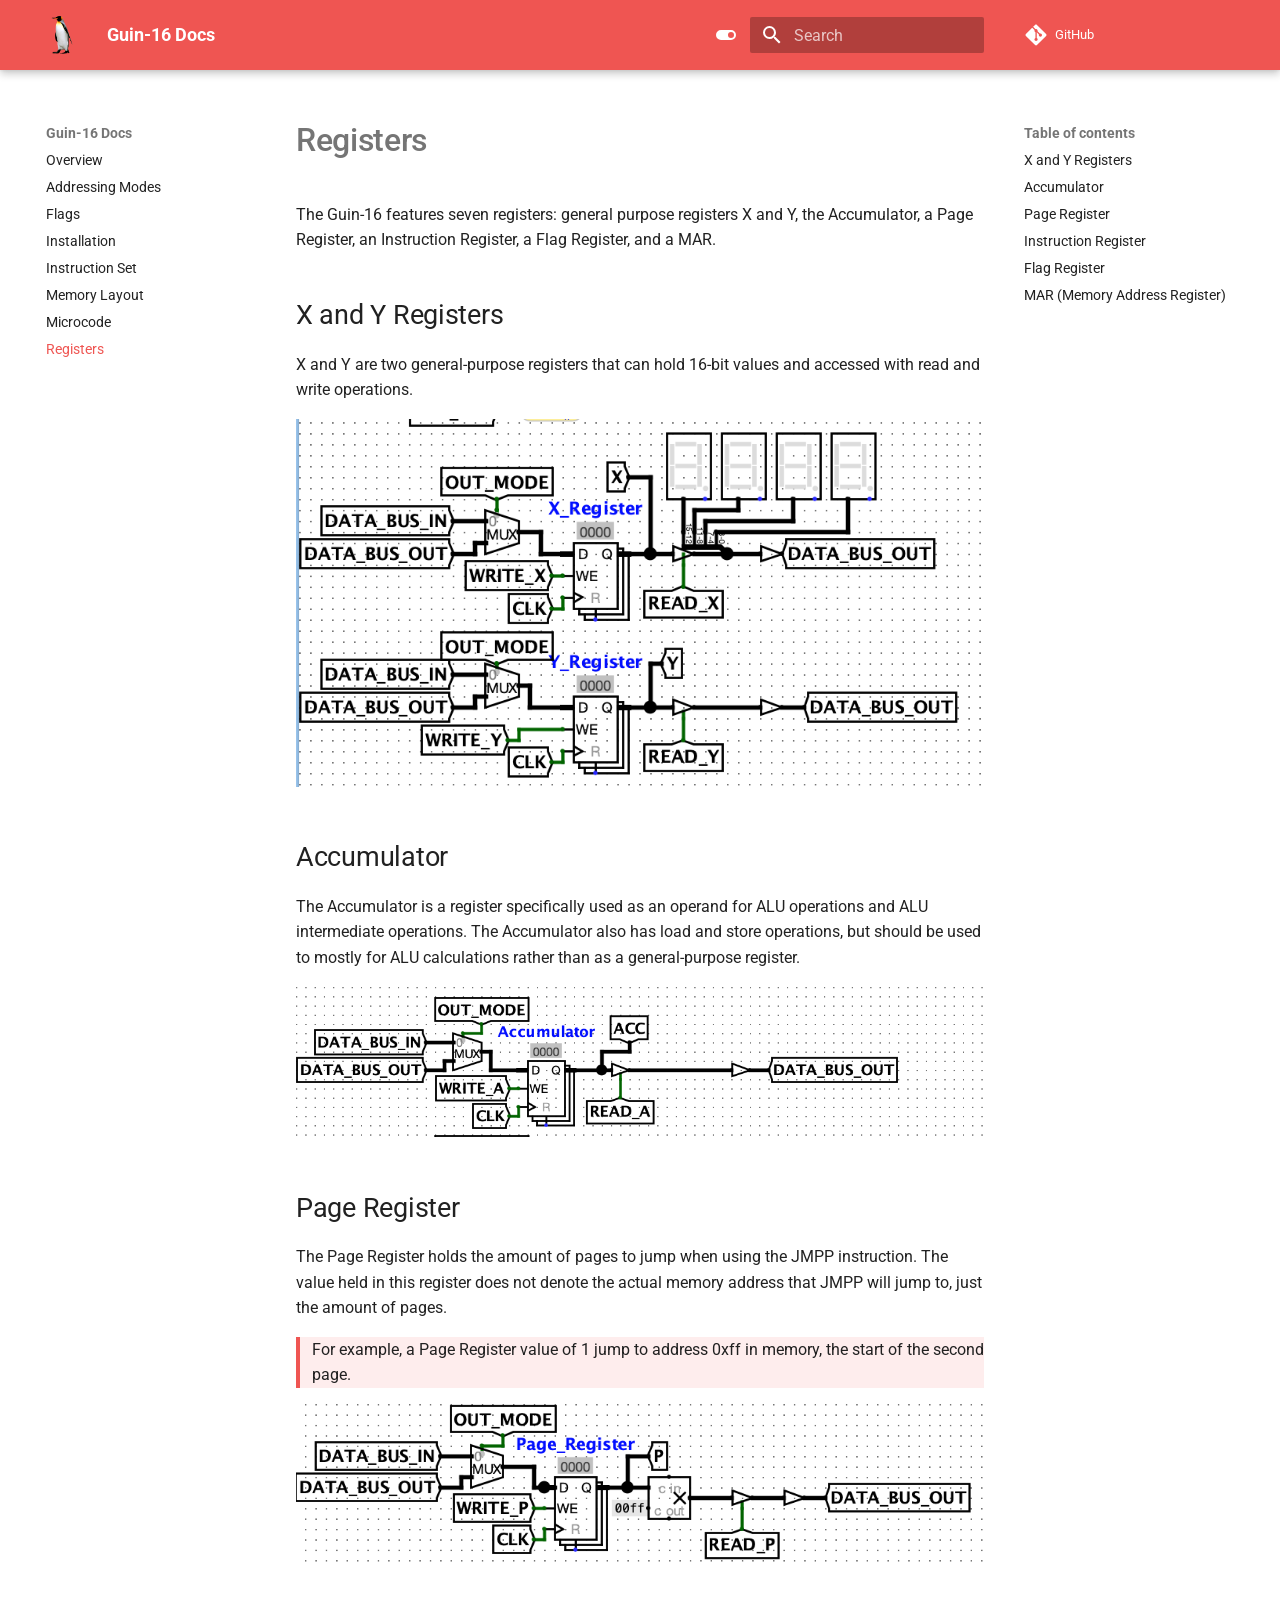
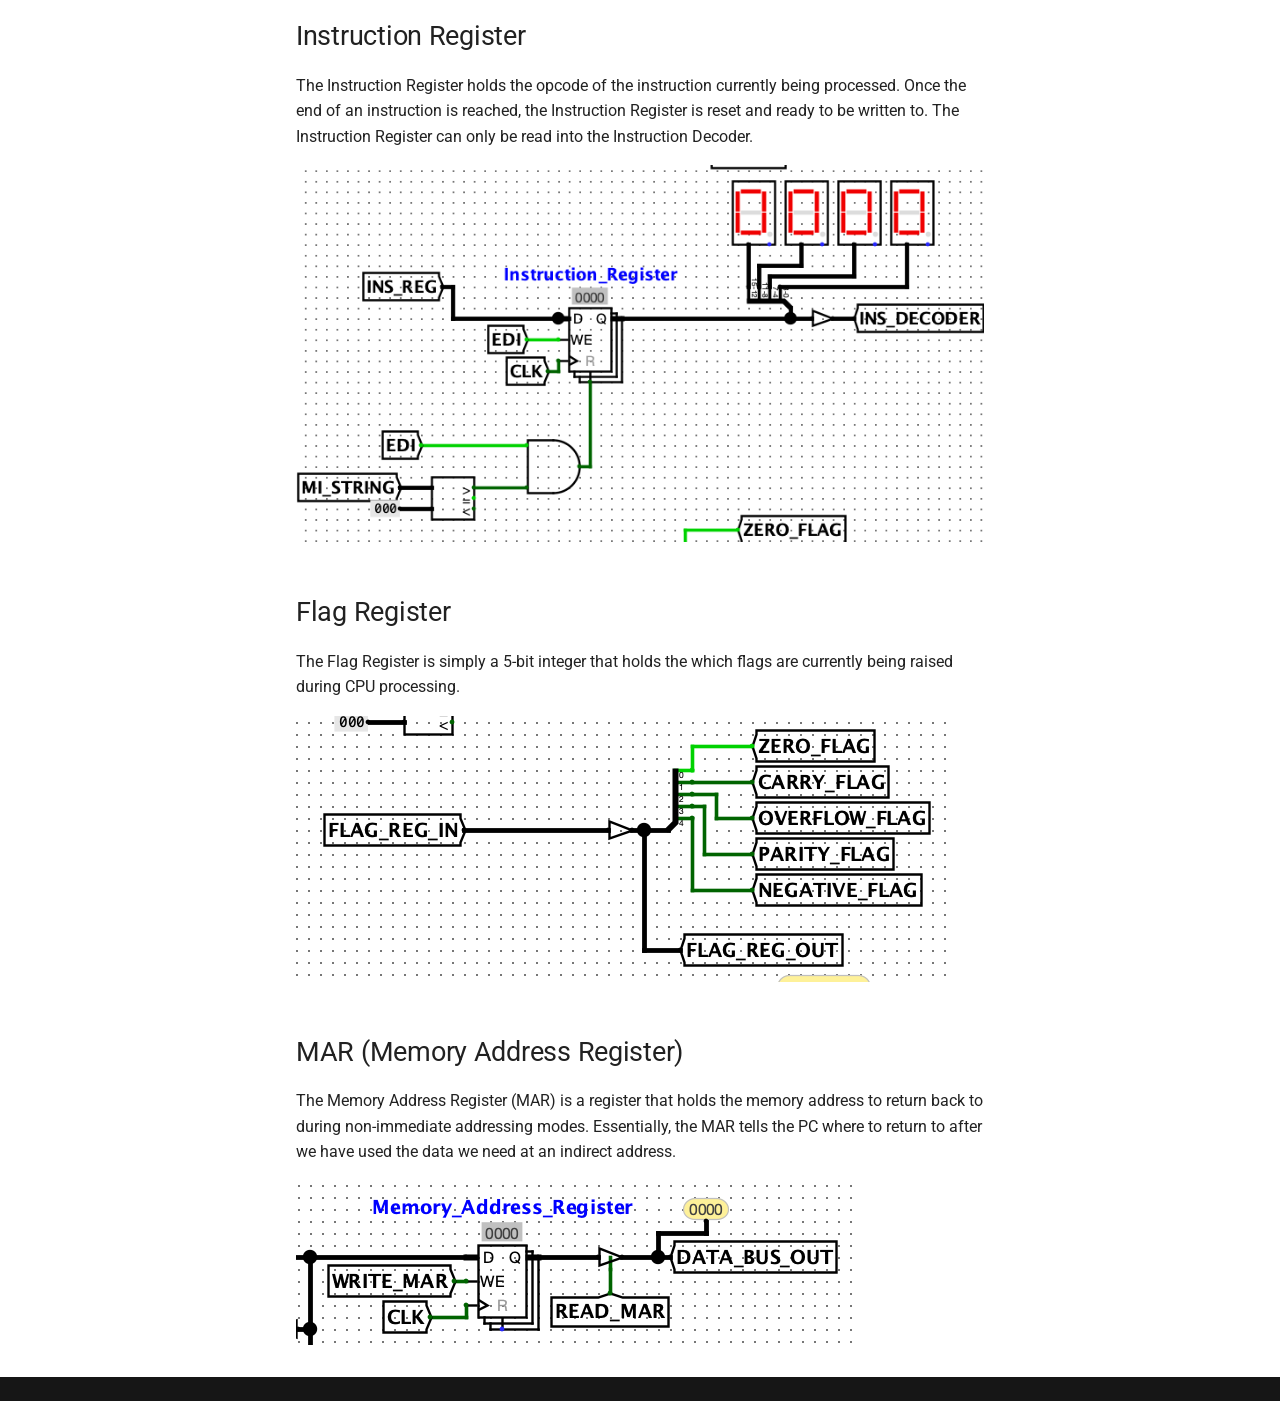
<file: registers/index.html>
<!doctype html>
<html lang="en" class="no-js">
  <head>
    
      <meta charset="utf-8">
      <meta name="viewport" content="width=device-width,initial-scale=1">
      
      
      
      
        <link rel="prev" href="../microcode/">
      
      
      
      <link rel="icon" href="../imgs/guin.png">
      <meta name="generator" content="mkdocs-1.6.1, mkdocs-material-9.6.23">
    
    
      
        <title>Registers - Guin-16 Docs</title>
      
    
    
      <link rel="stylesheet" href="../assets/stylesheets/main.84d31ad4.min.css">
      
        
        <link rel="stylesheet" href="../assets/stylesheets/palette.06af60db.min.css">
      
      


    
    
      
    
    
      
        
        
        <link rel="preconnect" href="https://fonts.gstatic.com" crossorigin>
        <link rel="stylesheet" href="https://fonts.googleapis.com/css?family=Roboto:300,300i,400,400i,700,700i%7CRoboto+Mono:400,400i,700,700i&display=fallback">
        <style>:root{--md-text-font:"Roboto";--md-code-font:"Roboto Mono"}</style>
      
    
    
      <link rel="stylesheet" href="../stylesheets/extra.css">
    
    <script>__md_scope=new URL("..",location),__md_hash=e=>[...e].reduce(((e,_)=>(e<<5)-e+_.charCodeAt(0)),0),__md_get=(e,_=localStorage,t=__md_scope)=>JSON.parse(_.getItem(t.pathname+"."+e)),__md_set=(e,_,t=localStorage,a=__md_scope)=>{try{t.setItem(a.pathname+"."+e,JSON.stringify(_))}catch(e){}}</script>
    
      

    
    
    
  </head>
  
  
    
    
      
    
    
    
    
    <body dir="ltr" data-md-color-scheme="default" data-md-color-primary="red" data-md-color-accent="red">
  
    
    <input class="md-toggle" data-md-toggle="drawer" type="checkbox" id="__drawer" autocomplete="off">
    <input class="md-toggle" data-md-toggle="search" type="checkbox" id="__search" autocomplete="off">
    <label class="md-overlay" for="__drawer"></label>
    <div data-md-component="skip">
      
        
        <a href="#x-and-y-registers" class="md-skip">
          Skip to content
        </a>
      
    </div>
    <div data-md-component="announce">
      
    </div>
    
    
      

  

<header class="md-header md-header--shadow" data-md-component="header">
  <nav class="md-header__inner md-grid" aria-label="Header">
    <a href=".." title="Guin-16 Docs" class="md-header__button md-logo" aria-label="Guin-16 Docs" data-md-component="logo">
      
  <img src="../imgs/guin.png" alt="logo">

    </a>
    <label class="md-header__button md-icon" for="__drawer">
      
      <svg xmlns="http://www.w3.org/2000/svg" viewBox="0 0 24 24"><path d="M3 6h18v2H3zm0 5h18v2H3zm0 5h18v2H3z"/></svg>
    </label>
    <div class="md-header__title" data-md-component="header-title">
      <div class="md-header__ellipsis">
        <div class="md-header__topic">
          <span class="md-ellipsis">
            Guin-16 Docs
          </span>
        </div>
        <div class="md-header__topic" data-md-component="header-topic">
          <span class="md-ellipsis">
            
              Registers
            
          </span>
        </div>
      </div>
    </div>
    
      
        <form class="md-header__option" data-md-component="palette">
  
    
    
    
    <input class="md-option" data-md-color-media="" data-md-color-scheme="default" data-md-color-primary="red" data-md-color-accent="red"  aria-label="Switch to dark mode"  type="radio" name="__palette" id="__palette_0">
    
      <label class="md-header__button md-icon" title="Switch to dark mode" for="__palette_1" hidden>
        <svg xmlns="http://www.w3.org/2000/svg" viewBox="0 0 24 24"><path d="M17 7H7a5 5 0 0 0-5 5 5 5 0 0 0 5 5h10a5 5 0 0 0 5-5 5 5 0 0 0-5-5m0 8a3 3 0 0 1-3-3 3 3 0 0 1 3-3 3 3 0 0 1 3 3 3 3 0 0 1-3 3"/></svg>
      </label>
    
  
    
    
    
    <input class="md-option" data-md-color-media="" data-md-color-scheme="slate" data-md-color-primary="red" data-md-color-accent="red"  aria-label="Switch to light mode"  type="radio" name="__palette" id="__palette_1">
    
      <label class="md-header__button md-icon" title="Switch to light mode" for="__palette_0" hidden>
        <svg xmlns="http://www.w3.org/2000/svg" viewBox="0 0 24 24"><path d="M17 6H7c-3.31 0-6 2.69-6 6s2.69 6 6 6h10c3.31 0 6-2.69 6-6s-2.69-6-6-6m0 10H7c-2.21 0-4-1.79-4-4s1.79-4 4-4h10c2.21 0 4 1.79 4 4s-1.79 4-4 4M7 9c-1.66 0-3 1.34-3 3s1.34 3 3 3 3-1.34 3-3-1.34-3-3-3"/></svg>
      </label>
    
  
</form>
      
    
    
      <script>var palette=__md_get("__palette");if(palette&&palette.color){if("(prefers-color-scheme)"===palette.color.media){var media=matchMedia("(prefers-color-scheme: light)"),input=document.querySelector(media.matches?"[data-md-color-media='(prefers-color-scheme: light)']":"[data-md-color-media='(prefers-color-scheme: dark)']");palette.color.media=input.getAttribute("data-md-color-media"),palette.color.scheme=input.getAttribute("data-md-color-scheme"),palette.color.primary=input.getAttribute("data-md-color-primary"),palette.color.accent=input.getAttribute("data-md-color-accent")}for(var[key,value]of Object.entries(palette.color))document.body.setAttribute("data-md-color-"+key,value)}</script>
    
    
    
      
      
        <label class="md-header__button md-icon" for="__search">
          
          <svg xmlns="http://www.w3.org/2000/svg" viewBox="0 0 24 24"><path d="M9.5 3A6.5 6.5 0 0 1 16 9.5c0 1.61-.59 3.09-1.56 4.23l.27.27h.79l5 5-1.5 1.5-5-5v-.79l-.27-.27A6.52 6.52 0 0 1 9.5 16 6.5 6.5 0 0 1 3 9.5 6.5 6.5 0 0 1 9.5 3m0 2C7 5 5 7 5 9.5S7 14 9.5 14 14 12 14 9.5 12 5 9.5 5"/></svg>
        </label>
        <div class="md-search" data-md-component="search" role="dialog">
  <label class="md-search__overlay" for="__search"></label>
  <div class="md-search__inner" role="search">
    <form class="md-search__form" name="search">
      <input type="text" class="md-search__input" name="query" aria-label="Search" placeholder="Search" autocapitalize="off" autocorrect="off" autocomplete="off" spellcheck="false" data-md-component="search-query" required>
      <label class="md-search__icon md-icon" for="__search">
        
        <svg xmlns="http://www.w3.org/2000/svg" viewBox="0 0 24 24"><path d="M9.5 3A6.5 6.5 0 0 1 16 9.5c0 1.61-.59 3.09-1.56 4.23l.27.27h.79l5 5-1.5 1.5-5-5v-.79l-.27-.27A6.52 6.52 0 0 1 9.5 16 6.5 6.5 0 0 1 3 9.5 6.5 6.5 0 0 1 9.5 3m0 2C7 5 5 7 5 9.5S7 14 9.5 14 14 12 14 9.5 12 5 9.5 5"/></svg>
        
        <svg xmlns="http://www.w3.org/2000/svg" viewBox="0 0 24 24"><path d="M20 11v2H8l5.5 5.5-1.42 1.42L4.16 12l7.92-7.92L13.5 5.5 8 11z"/></svg>
      </label>
      <nav class="md-search__options" aria-label="Search">
        
        <button type="reset" class="md-search__icon md-icon" title="Clear" aria-label="Clear" tabindex="-1">
          
          <svg xmlns="http://www.w3.org/2000/svg" viewBox="0 0 24 24"><path d="M19 6.41 17.59 5 12 10.59 6.41 5 5 6.41 10.59 12 5 17.59 6.41 19 12 13.41 17.59 19 19 17.59 13.41 12z"/></svg>
        </button>
      </nav>
      
    </form>
    <div class="md-search__output">
      <div class="md-search__scrollwrap" tabindex="0" data-md-scrollfix>
        <div class="md-search-result" data-md-component="search-result">
          <div class="md-search-result__meta">
            Initializing search
          </div>
          <ol class="md-search-result__list" role="presentation"></ol>
        </div>
      </div>
    </div>
  </div>
</div>
      
    
    
      <div class="md-header__source">
        <a href="https://github.com/shogrenjacob/16-bit-cpu" title="Go to repository" class="md-source" data-md-component="source">
  <div class="md-source__icon md-icon">
    
    <svg xmlns="http://www.w3.org/2000/svg" viewBox="0 0 448 512"><!--! Font Awesome Free 7.1.0 by @fontawesome - https://fontawesome.com License - https://fontawesome.com/license/free (Icons: CC BY 4.0, Fonts: SIL OFL 1.1, Code: MIT License) Copyright 2025 Fonticons, Inc.--><path d="M439.6 236.1 244 40.5c-5.4-5.5-12.8-8.5-20.4-8.5s-15 3-20.4 8.4L162.5 81l51.5 51.5c27.1-9.1 52.7 16.8 43.4 43.7l49.7 49.7c34.2-11.8 61.2 31 35.5 56.7-26.5 26.5-70.2-2.9-56-37.3L240.3 199v121.9c25.3 12.5 22.3 41.8 9.1 55-6.4 6.4-15.2 10.1-24.3 10.1s-17.8-3.6-24.3-10.1c-17.6-17.6-11.1-46.9 11.2-56v-123c-20.8-8.5-24.6-30.7-18.6-45L142.6 101 8.5 235.1C3 240.6 0 247.9 0 255.5s3 15 8.5 20.4l195.6 195.7c5.4 5.4 12.7 8.4 20.4 8.4s15-3 20.4-8.4l194.7-194.7c5.4-5.4 8.4-12.8 8.4-20.4s-3-15-8.4-20.4"/></svg>
  </div>
  <div class="md-source__repository">
    GitHub
  </div>
</a>
      </div>
    
  </nav>
  
</header>
    
    <div class="md-container" data-md-component="container">
      
      
        
          
        
      
      <main class="md-main" data-md-component="main">
        <div class="md-main__inner md-grid">
          
            
              
              <div class="md-sidebar md-sidebar--primary" data-md-component="sidebar" data-md-type="navigation" >
                <div class="md-sidebar__scrollwrap">
                  <div class="md-sidebar__inner">
                    



<nav class="md-nav md-nav--primary" aria-label="Navigation" data-md-level="0">
  <label class="md-nav__title" for="__drawer">
    <a href=".." title="Guin-16 Docs" class="md-nav__button md-logo" aria-label="Guin-16 Docs" data-md-component="logo">
      
  <img src="../imgs/guin.png" alt="logo">

    </a>
    Guin-16 Docs
  </label>
  
    <div class="md-nav__source">
      <a href="https://github.com/shogrenjacob/16-bit-cpu" title="Go to repository" class="md-source" data-md-component="source">
  <div class="md-source__icon md-icon">
    
    <svg xmlns="http://www.w3.org/2000/svg" viewBox="0 0 448 512"><!--! Font Awesome Free 7.1.0 by @fontawesome - https://fontawesome.com License - https://fontawesome.com/license/free (Icons: CC BY 4.0, Fonts: SIL OFL 1.1, Code: MIT License) Copyright 2025 Fonticons, Inc.--><path d="M439.6 236.1 244 40.5c-5.4-5.5-12.8-8.5-20.4-8.5s-15 3-20.4 8.4L162.5 81l51.5 51.5c27.1-9.1 52.7 16.8 43.4 43.7l49.7 49.7c34.2-11.8 61.2 31 35.5 56.7-26.5 26.5-70.2-2.9-56-37.3L240.3 199v121.9c25.3 12.5 22.3 41.8 9.1 55-6.4 6.4-15.2 10.1-24.3 10.1s-17.8-3.6-24.3-10.1c-17.6-17.6-11.1-46.9 11.2-56v-123c-20.8-8.5-24.6-30.7-18.6-45L142.6 101 8.5 235.1C3 240.6 0 247.9 0 255.5s3 15 8.5 20.4l195.6 195.7c5.4 5.4 12.7 8.4 20.4 8.4s15-3 20.4-8.4l194.7-194.7c5.4-5.4 8.4-12.8 8.4-20.4s-3-15-8.4-20.4"/></svg>
  </div>
  <div class="md-source__repository">
    GitHub
  </div>
</a>
    </div>
  
  <ul class="md-nav__list" data-md-scrollfix>
    
      
      
  
  
  
  
    <li class="md-nav__item">
      <a href=".." class="md-nav__link">
        
  
  
  <span class="md-ellipsis">
    Overview
    
  </span>
  

      </a>
    </li>
  

    
      
      
  
  
  
  
    <li class="md-nav__item">
      <a href="../addressing-modes/" class="md-nav__link">
        
  
  
  <span class="md-ellipsis">
    Addressing Modes
    
  </span>
  

      </a>
    </li>
  

    
      
      
  
  
  
  
    <li class="md-nav__item">
      <a href="../flags/" class="md-nav__link">
        
  
  
  <span class="md-ellipsis">
    Flags
    
  </span>
  

      </a>
    </li>
  

    
      
      
  
  
  
  
    <li class="md-nav__item">
      <a href="../installation/" class="md-nav__link">
        
  
  
  <span class="md-ellipsis">
    Installation
    
  </span>
  

      </a>
    </li>
  

    
      
      
  
  
  
  
    <li class="md-nav__item">
      <a href="../instruction-set/" class="md-nav__link">
        
  
  
  <span class="md-ellipsis">
    Instruction Set
    
  </span>
  

      </a>
    </li>
  

    
      
      
  
  
  
  
    <li class="md-nav__item">
      <a href="../memory/" class="md-nav__link">
        
  
  
  <span class="md-ellipsis">
    Memory Layout
    
  </span>
  

      </a>
    </li>
  

    
      
      
  
  
  
  
    <li class="md-nav__item">
      <a href="../microcode/" class="md-nav__link">
        
  
  
  <span class="md-ellipsis">
    Microcode
    
  </span>
  

      </a>
    </li>
  

    
      
      
  
  
    
  
  
  
    <li class="md-nav__item md-nav__item--active">
      
      <input class="md-nav__toggle md-toggle" type="checkbox" id="__toc">
      
      
      
        <label class="md-nav__link md-nav__link--active" for="__toc">
          
  
  
  <span class="md-ellipsis">
    Registers
    
  </span>
  

          <span class="md-nav__icon md-icon"></span>
        </label>
      
      <a href="./" class="md-nav__link md-nav__link--active">
        
  
  
  <span class="md-ellipsis">
    Registers
    
  </span>
  

      </a>
      
        

<nav class="md-nav md-nav--secondary" aria-label="Table of contents">
  
  
  
  
    <label class="md-nav__title" for="__toc">
      <span class="md-nav__icon md-icon"></span>
      Table of contents
    </label>
    <ul class="md-nav__list" data-md-component="toc" data-md-scrollfix>
      
        <li class="md-nav__item">
  <a href="#x-and-y-registers" class="md-nav__link">
    <span class="md-ellipsis">
      X and Y Registers
    </span>
  </a>
  
</li>
      
        <li class="md-nav__item">
  <a href="#accumulator" class="md-nav__link">
    <span class="md-ellipsis">
      Accumulator
    </span>
  </a>
  
</li>
      
        <li class="md-nav__item">
  <a href="#page-register" class="md-nav__link">
    <span class="md-ellipsis">
      Page Register
    </span>
  </a>
  
</li>
      
        <li class="md-nav__item">
  <a href="#instruction-register" class="md-nav__link">
    <span class="md-ellipsis">
      Instruction Register
    </span>
  </a>
  
</li>
      
        <li class="md-nav__item">
  <a href="#flag-register" class="md-nav__link">
    <span class="md-ellipsis">
      Flag Register
    </span>
  </a>
  
</li>
      
        <li class="md-nav__item">
  <a href="#mar-memory-address-register" class="md-nav__link">
    <span class="md-ellipsis">
      MAR (Memory Address Register)
    </span>
  </a>
  
</li>
      
    </ul>
  
</nav>
      
    </li>
  

    
  </ul>
</nav>
                  </div>
                </div>
              </div>
            
            
              
              <div class="md-sidebar md-sidebar--secondary" data-md-component="sidebar" data-md-type="toc" >
                <div class="md-sidebar__scrollwrap">
                  <div class="md-sidebar__inner">
                    

<nav class="md-nav md-nav--secondary" aria-label="Table of contents">
  
  
  
  
    <label class="md-nav__title" for="__toc">
      <span class="md-nav__icon md-icon"></span>
      Table of contents
    </label>
    <ul class="md-nav__list" data-md-component="toc" data-md-scrollfix>
      
        <li class="md-nav__item">
  <a href="#x-and-y-registers" class="md-nav__link">
    <span class="md-ellipsis">
      X and Y Registers
    </span>
  </a>
  
</li>
      
        <li class="md-nav__item">
  <a href="#accumulator" class="md-nav__link">
    <span class="md-ellipsis">
      Accumulator
    </span>
  </a>
  
</li>
      
        <li class="md-nav__item">
  <a href="#page-register" class="md-nav__link">
    <span class="md-ellipsis">
      Page Register
    </span>
  </a>
  
</li>
      
        <li class="md-nav__item">
  <a href="#instruction-register" class="md-nav__link">
    <span class="md-ellipsis">
      Instruction Register
    </span>
  </a>
  
</li>
      
        <li class="md-nav__item">
  <a href="#flag-register" class="md-nav__link">
    <span class="md-ellipsis">
      Flag Register
    </span>
  </a>
  
</li>
      
        <li class="md-nav__item">
  <a href="#mar-memory-address-register" class="md-nav__link">
    <span class="md-ellipsis">
      MAR (Memory Address Register)
    </span>
  </a>
  
</li>
      
    </ul>
  
</nav>
                  </div>
                </div>
              </div>
            
          
          
            <div class="md-content" data-md-component="content">
              <article class="md-content__inner md-typeset">
                
                  


  
  


  <h1>Registers</h1>

<p>The Guin-16 features seven registers: general purpose registers X and Y, the Accumulator, a Page Register, an Instruction Register, a Flag Register, and a MAR.</p>
<h2 id="x-and-y-registers">X and Y Registers</h2>
<p>X and Y are two general-purpose registers that can hold 16-bit values and accessed with read and write operations.</p>
<p><img alt="X and Y Registers" src="../imgs/xy-reg.png" /></p>
<h2 id="accumulator">Accumulator</h2>
<p>The Accumulator is a register specifically used as an operand for ALU operations and ALU intermediate operations. The Accumulator also has load and store operations, but should be used to mostly for ALU calculations rather than as a general-purpose register.</p>
<p><img alt="Accumulator" src="../imgs/acc.png" /></p>
<h2 id="page-register">Page Register</h2>
<p>The Page Register holds the amount of pages to jump when using the JMPP instruction. The value held in this register does not denote the actual memory address that JMPP will jump to, just the amount of pages.</p>
<blockquote>
<p>For example, a Page Register value of 1 jump to address 0xff in memory, the start of the second page.</p>
</blockquote>
<p><img alt="Accumulator" src="../imgs/page-reg.png" /></p>
<h2 id="instruction-register">Instruction Register</h2>
<p>The Instruction Register holds the opcode of the instruction currently being processed. Once the end of an instruction is reached, the Instruction Register is reset and ready to be written to. The Instruction Register can only be read into the Instruction Decoder.</p>
<p><img alt="Instruction Register" src="../imgs/ir.png" /></p>
<h2 id="flag-register">Flag Register</h2>
<p>The Flag Register is simply a 5-bit integer that holds the which flags are currently being raised during CPU processing.</p>
<p><img alt="Flag Register" src="../imgs/fl.png" /></p>
<h2 id="mar-memory-address-register">MAR (Memory Address Register)</h2>
<p>The Memory Address Register (MAR) is a register that holds the memory address to return back to during non-immediate addressing modes. Essentially, the MAR tells the PC where to return to after we have used the data we need at an indirect address.</p>
<p><img alt="Memory Address Register" src="../imgs/MAR.png" /></p>












                
              </article>
            </div>
          
          
<script>var target=document.getElementById(location.hash.slice(1));target&&target.name&&(target.checked=target.name.startsWith("__tabbed_"))</script>
        </div>
        
      </main>
      
        <footer class="md-footer">
  
  <div class="md-footer-meta md-typeset">
    <div class="md-footer-meta__inner md-grid">
      <div class="md-copyright">
  
  
</div>
      
    </div>
  </div>
</footer>
      
    </div>
    <div class="md-dialog" data-md-component="dialog">
      <div class="md-dialog__inner md-typeset"></div>
    </div>
    
    
    
      
      <script id="__config" type="application/json">{"base": "..", "features": [], "search": "../assets/javascripts/workers/search.973d3a69.min.js", "tags": null, "translations": {"clipboard.copied": "Copied to clipboard", "clipboard.copy": "Copy to clipboard", "search.result.more.one": "1 more on this page", "search.result.more.other": "# more on this page", "search.result.none": "No matching documents", "search.result.one": "1 matching document", "search.result.other": "# matching documents", "search.result.placeholder": "Type to start searching", "search.result.term.missing": "Missing", "select.version": "Select version"}, "version": null}</script>
    
    
      <script src="../assets/javascripts/bundle.f55a23d4.min.js"></script>
      
    
  </body>
</html>
</file>
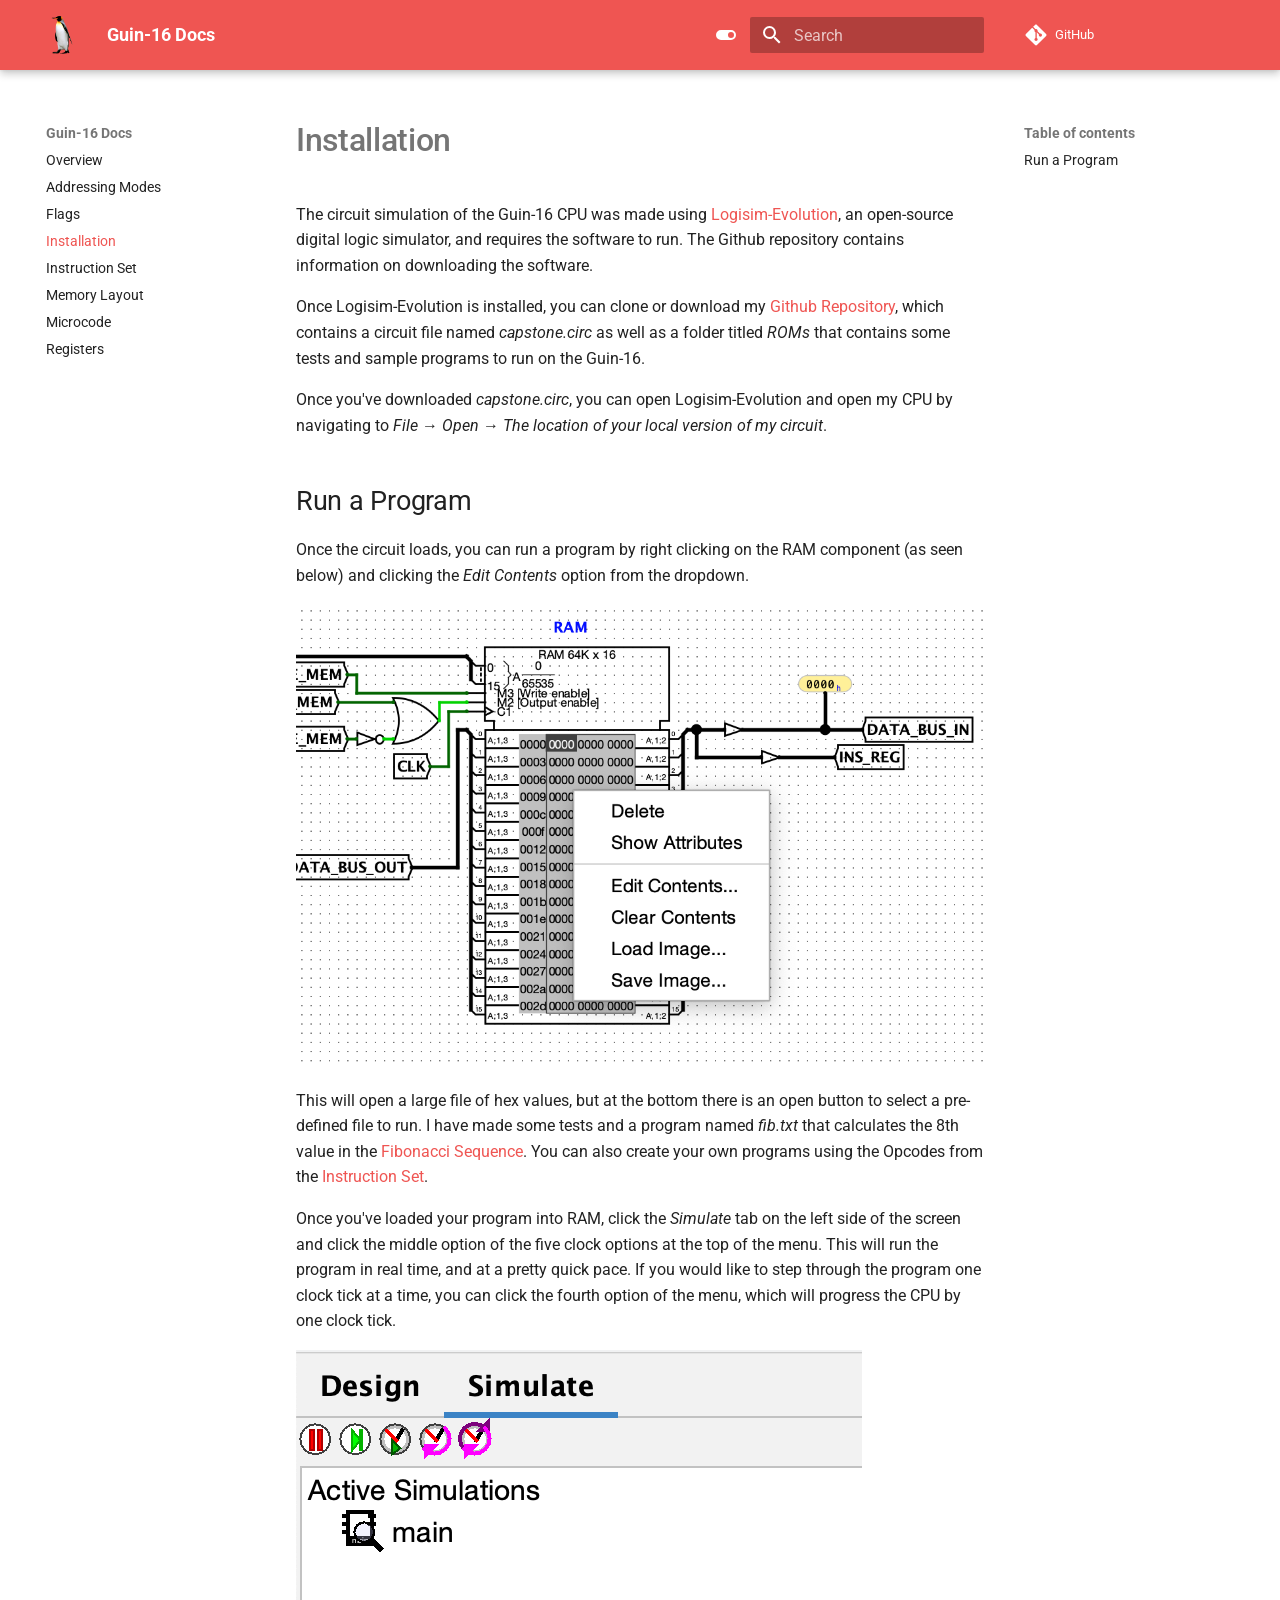
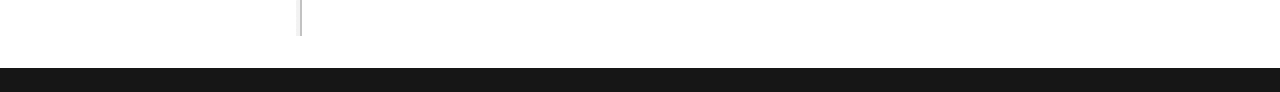
<file: site/installation/index.html>
<!doctype html>
<html lang="en" class="no-js">
  <head>
    
      <meta charset="utf-8">
      <meta name="viewport" content="width=device-width,initial-scale=1">
      
      
      
      
        <link rel="prev" href="../flags/">
      
      
        <link rel="next" href="../instruction-set/">
      
      
      <link rel="icon" href="../imgs/guin.png">
      <meta name="generator" content="mkdocs-1.6.1, mkdocs-material-9.6.23">
    
    
      
        <title>Installation - Guin-16 Docs</title>
      
    
    
      <link rel="stylesheet" href="../assets/stylesheets/main.84d31ad4.min.css">
      
        
        <link rel="stylesheet" href="../assets/stylesheets/palette.06af60db.min.css">
      
      


    
    
      
    
    
      
        
        
        <link rel="preconnect" href="https://fonts.gstatic.com" crossorigin>
        <link rel="stylesheet" href="https://fonts.googleapis.com/css?family=Roboto:300,300i,400,400i,700,700i%7CRoboto+Mono:400,400i,700,700i&display=fallback">
        <style>:root{--md-text-font:"Roboto";--md-code-font:"Roboto Mono"}</style>
      
    
    
      <link rel="stylesheet" href="../stylesheets/extra.css">
    
    <script>__md_scope=new URL("..",location),__md_hash=e=>[...e].reduce(((e,_)=>(e<<5)-e+_.charCodeAt(0)),0),__md_get=(e,_=localStorage,t=__md_scope)=>JSON.parse(_.getItem(t.pathname+"."+e)),__md_set=(e,_,t=localStorage,a=__md_scope)=>{try{t.setItem(a.pathname+"."+e,JSON.stringify(_))}catch(e){}}</script>
    
      

    
    
    
  </head>
  
  
    
    
      
    
    
    
    
    <body dir="ltr" data-md-color-scheme="default" data-md-color-primary="red" data-md-color-accent="red">
  
    
    <input class="md-toggle" data-md-toggle="drawer" type="checkbox" id="__drawer" autocomplete="off">
    <input class="md-toggle" data-md-toggle="search" type="checkbox" id="__search" autocomplete="off">
    <label class="md-overlay" for="__drawer"></label>
    <div data-md-component="skip">
      
        
        <a href="#installation" class="md-skip">
          Skip to content
        </a>
      
    </div>
    <div data-md-component="announce">
      
    </div>
    
    
      

  

<header class="md-header md-header--shadow" data-md-component="header">
  <nav class="md-header__inner md-grid" aria-label="Header">
    <a href=".." title="Guin-16 Docs" class="md-header__button md-logo" aria-label="Guin-16 Docs" data-md-component="logo">
      
  <img src="../imgs/guin.png" alt="logo">

    </a>
    <label class="md-header__button md-icon" for="__drawer">
      
      <svg xmlns="http://www.w3.org/2000/svg" viewBox="0 0 24 24"><path d="M3 6h18v2H3zm0 5h18v2H3zm0 5h18v2H3z"/></svg>
    </label>
    <div class="md-header__title" data-md-component="header-title">
      <div class="md-header__ellipsis">
        <div class="md-header__topic">
          <span class="md-ellipsis">
            Guin-16 Docs
          </span>
        </div>
        <div class="md-header__topic" data-md-component="header-topic">
          <span class="md-ellipsis">
            
              Installation
            
          </span>
        </div>
      </div>
    </div>
    
      
        <form class="md-header__option" data-md-component="palette">
  
    
    
    
    <input class="md-option" data-md-color-media="" data-md-color-scheme="default" data-md-color-primary="red" data-md-color-accent="red"  aria-label="Switch to dark mode"  type="radio" name="__palette" id="__palette_0">
    
      <label class="md-header__button md-icon" title="Switch to dark mode" for="__palette_1" hidden>
        <svg xmlns="http://www.w3.org/2000/svg" viewBox="0 0 24 24"><path d="M17 7H7a5 5 0 0 0-5 5 5 5 0 0 0 5 5h10a5 5 0 0 0 5-5 5 5 0 0 0-5-5m0 8a3 3 0 0 1-3-3 3 3 0 0 1 3-3 3 3 0 0 1 3 3 3 3 0 0 1-3 3"/></svg>
      </label>
    
  
    
    
    
    <input class="md-option" data-md-color-media="" data-md-color-scheme="slate" data-md-color-primary="red" data-md-color-accent="red"  aria-label="Switch to light mode"  type="radio" name="__palette" id="__palette_1">
    
      <label class="md-header__button md-icon" title="Switch to light mode" for="__palette_0" hidden>
        <svg xmlns="http://www.w3.org/2000/svg" viewBox="0 0 24 24"><path d="M17 6H7c-3.31 0-6 2.69-6 6s2.69 6 6 6h10c3.31 0 6-2.69 6-6s-2.69-6-6-6m0 10H7c-2.21 0-4-1.79-4-4s1.79-4 4-4h10c2.21 0 4 1.79 4 4s-1.79 4-4 4M7 9c-1.66 0-3 1.34-3 3s1.34 3 3 3 3-1.34 3-3-1.34-3-3-3"/></svg>
      </label>
    
  
</form>
      
    
    
      <script>var palette=__md_get("__palette");if(palette&&palette.color){if("(prefers-color-scheme)"===palette.color.media){var media=matchMedia("(prefers-color-scheme: light)"),input=document.querySelector(media.matches?"[data-md-color-media='(prefers-color-scheme: light)']":"[data-md-color-media='(prefers-color-scheme: dark)']");palette.color.media=input.getAttribute("data-md-color-media"),palette.color.scheme=input.getAttribute("data-md-color-scheme"),palette.color.primary=input.getAttribute("data-md-color-primary"),palette.color.accent=input.getAttribute("data-md-color-accent")}for(var[key,value]of Object.entries(palette.color))document.body.setAttribute("data-md-color-"+key,value)}</script>
    
    
    
      
      
        <label class="md-header__button md-icon" for="__search">
          
          <svg xmlns="http://www.w3.org/2000/svg" viewBox="0 0 24 24"><path d="M9.5 3A6.5 6.5 0 0 1 16 9.5c0 1.61-.59 3.09-1.56 4.23l.27.27h.79l5 5-1.5 1.5-5-5v-.79l-.27-.27A6.52 6.52 0 0 1 9.5 16 6.5 6.5 0 0 1 3 9.5 6.5 6.5 0 0 1 9.5 3m0 2C7 5 5 7 5 9.5S7 14 9.5 14 14 12 14 9.5 12 5 9.5 5"/></svg>
        </label>
        <div class="md-search" data-md-component="search" role="dialog">
  <label class="md-search__overlay" for="__search"></label>
  <div class="md-search__inner" role="search">
    <form class="md-search__form" name="search">
      <input type="text" class="md-search__input" name="query" aria-label="Search" placeholder="Search" autocapitalize="off" autocorrect="off" autocomplete="off" spellcheck="false" data-md-component="search-query" required>
      <label class="md-search__icon md-icon" for="__search">
        
        <svg xmlns="http://www.w3.org/2000/svg" viewBox="0 0 24 24"><path d="M9.5 3A6.5 6.5 0 0 1 16 9.5c0 1.61-.59 3.09-1.56 4.23l.27.27h.79l5 5-1.5 1.5-5-5v-.79l-.27-.27A6.52 6.52 0 0 1 9.5 16 6.5 6.5 0 0 1 3 9.5 6.5 6.5 0 0 1 9.5 3m0 2C7 5 5 7 5 9.5S7 14 9.5 14 14 12 14 9.5 12 5 9.5 5"/></svg>
        
        <svg xmlns="http://www.w3.org/2000/svg" viewBox="0 0 24 24"><path d="M20 11v2H8l5.5 5.5-1.42 1.42L4.16 12l7.92-7.92L13.5 5.5 8 11z"/></svg>
      </label>
      <nav class="md-search__options" aria-label="Search">
        
        <button type="reset" class="md-search__icon md-icon" title="Clear" aria-label="Clear" tabindex="-1">
          
          <svg xmlns="http://www.w3.org/2000/svg" viewBox="0 0 24 24"><path d="M19 6.41 17.59 5 12 10.59 6.41 5 5 6.41 10.59 12 5 17.59 6.41 19 12 13.41 17.59 19 19 17.59 13.41 12z"/></svg>
        </button>
      </nav>
      
    </form>
    <div class="md-search__output">
      <div class="md-search__scrollwrap" tabindex="0" data-md-scrollfix>
        <div class="md-search-result" data-md-component="search-result">
          <div class="md-search-result__meta">
            Initializing search
          </div>
          <ol class="md-search-result__list" role="presentation"></ol>
        </div>
      </div>
    </div>
  </div>
</div>
      
    
    
      <div class="md-header__source">
        <a href="https://github.com/shogrenjacob/16-bit-cpu" title="Go to repository" class="md-source" data-md-component="source">
  <div class="md-source__icon md-icon">
    
    <svg xmlns="http://www.w3.org/2000/svg" viewBox="0 0 448 512"><!--! Font Awesome Free 7.1.0 by @fontawesome - https://fontawesome.com License - https://fontawesome.com/license/free (Icons: CC BY 4.0, Fonts: SIL OFL 1.1, Code: MIT License) Copyright 2025 Fonticons, Inc.--><path d="M439.6 236.1 244 40.5c-5.4-5.5-12.8-8.5-20.4-8.5s-15 3-20.4 8.4L162.5 81l51.5 51.5c27.1-9.1 52.7 16.8 43.4 43.7l49.7 49.7c34.2-11.8 61.2 31 35.5 56.7-26.5 26.5-70.2-2.9-56-37.3L240.3 199v121.9c25.3 12.5 22.3 41.8 9.1 55-6.4 6.4-15.2 10.1-24.3 10.1s-17.8-3.6-24.3-10.1c-17.6-17.6-11.1-46.9 11.2-56v-123c-20.8-8.5-24.6-30.7-18.6-45L142.6 101 8.5 235.1C3 240.6 0 247.9 0 255.5s3 15 8.5 20.4l195.6 195.7c5.4 5.4 12.7 8.4 20.4 8.4s15-3 20.4-8.4l194.7-194.7c5.4-5.4 8.4-12.8 8.4-20.4s-3-15-8.4-20.4"/></svg>
  </div>
  <div class="md-source__repository">
    GitHub
  </div>
</a>
      </div>
    
  </nav>
  
</header>
    
    <div class="md-container" data-md-component="container">
      
      
        
          
        
      
      <main class="md-main" data-md-component="main">
        <div class="md-main__inner md-grid">
          
            
              
              <div class="md-sidebar md-sidebar--primary" data-md-component="sidebar" data-md-type="navigation" >
                <div class="md-sidebar__scrollwrap">
                  <div class="md-sidebar__inner">
                    



<nav class="md-nav md-nav--primary" aria-label="Navigation" data-md-level="0">
  <label class="md-nav__title" for="__drawer">
    <a href=".." title="Guin-16 Docs" class="md-nav__button md-logo" aria-label="Guin-16 Docs" data-md-component="logo">
      
  <img src="../imgs/guin.png" alt="logo">

    </a>
    Guin-16 Docs
  </label>
  
    <div class="md-nav__source">
      <a href="https://github.com/shogrenjacob/16-bit-cpu" title="Go to repository" class="md-source" data-md-component="source">
  <div class="md-source__icon md-icon">
    
    <svg xmlns="http://www.w3.org/2000/svg" viewBox="0 0 448 512"><!--! Font Awesome Free 7.1.0 by @fontawesome - https://fontawesome.com License - https://fontawesome.com/license/free (Icons: CC BY 4.0, Fonts: SIL OFL 1.1, Code: MIT License) Copyright 2025 Fonticons, Inc.--><path d="M439.6 236.1 244 40.5c-5.4-5.5-12.8-8.5-20.4-8.5s-15 3-20.4 8.4L162.5 81l51.5 51.5c27.1-9.1 52.7 16.8 43.4 43.7l49.7 49.7c34.2-11.8 61.2 31 35.5 56.7-26.5 26.5-70.2-2.9-56-37.3L240.3 199v121.9c25.3 12.5 22.3 41.8 9.1 55-6.4 6.4-15.2 10.1-24.3 10.1s-17.8-3.6-24.3-10.1c-17.6-17.6-11.1-46.9 11.2-56v-123c-20.8-8.5-24.6-30.7-18.6-45L142.6 101 8.5 235.1C3 240.6 0 247.9 0 255.5s3 15 8.5 20.4l195.6 195.7c5.4 5.4 12.7 8.4 20.4 8.4s15-3 20.4-8.4l194.7-194.7c5.4-5.4 8.4-12.8 8.4-20.4s-3-15-8.4-20.4"/></svg>
  </div>
  <div class="md-source__repository">
    GitHub
  </div>
</a>
    </div>
  
  <ul class="md-nav__list" data-md-scrollfix>
    
      
      
  
  
  
  
    <li class="md-nav__item">
      <a href=".." class="md-nav__link">
        
  
  
  <span class="md-ellipsis">
    Overview
    
  </span>
  

      </a>
    </li>
  

    
      
      
  
  
  
  
    <li class="md-nav__item">
      <a href="../addressing-modes/" class="md-nav__link">
        
  
  
  <span class="md-ellipsis">
    Addressing Modes
    
  </span>
  

      </a>
    </li>
  

    
      
      
  
  
  
  
    <li class="md-nav__item">
      <a href="../flags/" class="md-nav__link">
        
  
  
  <span class="md-ellipsis">
    Flags
    
  </span>
  

      </a>
    </li>
  

    
      
      
  
  
    
  
  
  
    <li class="md-nav__item md-nav__item--active">
      
      <input class="md-nav__toggle md-toggle" type="checkbox" id="__toc">
      
      
        
      
      
        <label class="md-nav__link md-nav__link--active" for="__toc">
          
  
  
  <span class="md-ellipsis">
    Installation
    
  </span>
  

          <span class="md-nav__icon md-icon"></span>
        </label>
      
      <a href="./" class="md-nav__link md-nav__link--active">
        
  
  
  <span class="md-ellipsis">
    Installation
    
  </span>
  

      </a>
      
        

<nav class="md-nav md-nav--secondary" aria-label="Table of contents">
  
  
  
    
  
  
    <label class="md-nav__title" for="__toc">
      <span class="md-nav__icon md-icon"></span>
      Table of contents
    </label>
    <ul class="md-nav__list" data-md-component="toc" data-md-scrollfix>
      
        <li class="md-nav__item">
  <a href="#run-a-program" class="md-nav__link">
    <span class="md-ellipsis">
      Run a Program
    </span>
  </a>
  
</li>
      
    </ul>
  
</nav>
      
    </li>
  

    
      
      
  
  
  
  
    <li class="md-nav__item">
      <a href="../instruction-set/" class="md-nav__link">
        
  
  
  <span class="md-ellipsis">
    Instruction Set
    
  </span>
  

      </a>
    </li>
  

    
      
      
  
  
  
  
    <li class="md-nav__item">
      <a href="../memory/" class="md-nav__link">
        
  
  
  <span class="md-ellipsis">
    Memory Layout
    
  </span>
  

      </a>
    </li>
  

    
      
      
  
  
  
  
    <li class="md-nav__item">
      <a href="../microcode/" class="md-nav__link">
        
  
  
  <span class="md-ellipsis">
    Microcode
    
  </span>
  

      </a>
    </li>
  

    
      
      
  
  
  
  
    <li class="md-nav__item">
      <a href="../registers/" class="md-nav__link">
        
  
  
  <span class="md-ellipsis">
    Registers
    
  </span>
  

      </a>
    </li>
  

    
  </ul>
</nav>
                  </div>
                </div>
              </div>
            
            
              
              <div class="md-sidebar md-sidebar--secondary" data-md-component="sidebar" data-md-type="toc" >
                <div class="md-sidebar__scrollwrap">
                  <div class="md-sidebar__inner">
                    

<nav class="md-nav md-nav--secondary" aria-label="Table of contents">
  
  
  
    
  
  
    <label class="md-nav__title" for="__toc">
      <span class="md-nav__icon md-icon"></span>
      Table of contents
    </label>
    <ul class="md-nav__list" data-md-component="toc" data-md-scrollfix>
      
        <li class="md-nav__item">
  <a href="#run-a-program" class="md-nav__link">
    <span class="md-ellipsis">
      Run a Program
    </span>
  </a>
  
</li>
      
    </ul>
  
</nav>
                  </div>
                </div>
              </div>
            
          
          
            <div class="md-content" data-md-component="content">
              <article class="md-content__inner md-typeset">
                
                  


  
  


<h1 id="installation">Installation</h1>
<p>The circuit simulation of the Guin-16 CPU was made using <a href="https://github.com/logisim-evolution/logisim-evolution?tab=readme-ov-file#download">Logisim-Evolution</a>, an open-source digital logic simulator, and requires the software to run. The Github repository contains information on downloading the software.</p>
<p>Once Logisim-Evolution is installed, you can clone or download my <a href="https://github.com/shogrenjacob/16-bit-cpu">Github Repository</a>, which contains a circuit file named <em>capstone.circ</em> as well as a folder titled <em>ROMs</em> that contains some tests and sample programs to run on the Guin-16.</p>
<p>Once you've downloaded <em>capstone.circ</em>, you can open Logisim-Evolution and open my CPU by navigating to <em>File</em> &rarr; <em>Open</em> &rarr; <em>The location of your local version of my circuit</em>.</p>
<h2 id="run-a-program">Run a Program</h2>
<p>Once the circuit loads, you can run a program by right clicking on the RAM component (as seen below) and clicking the <em>Edit Contents</em> option from the dropdown. </p>
<p><img alt="RAM Dropdown" src="../imgs/RAM-dropdown.png" /></p>
<p>This will open a large file of hex values, but at the bottom there is an open button to select a pre-defined file to run. I have made some tests and a program named <em>fib.txt</em> that calculates the 8th value in the <a href="https://en.wikipedia.org/wiki/Fibonacci_sequence">Fibonacci Sequence</a>. You can also create your own programs using the Opcodes from the <a href="../instruction-set/">Instruction Set</a>.</p>
<p>Once you've loaded your program into RAM, click the <em>Simulate</em> tab on the left side of the screen and click the middle option of the five clock options at the top of the menu. This will run the program in real time, and at a pretty quick pace. If you would like to step through the program one clock tick at a time, you can click the fourth option of the menu, which will progress the CPU by one clock tick.</p>
<p><img alt="Simulation Menu" src="../imgs/sim-menu.png" /></p>












                
              </article>
            </div>
          
          
<script>var target=document.getElementById(location.hash.slice(1));target&&target.name&&(target.checked=target.name.startsWith("__tabbed_"))</script>
        </div>
        
      </main>
      
        <footer class="md-footer">
  
  <div class="md-footer-meta md-typeset">
    <div class="md-footer-meta__inner md-grid">
      <div class="md-copyright">
  
  
</div>
      
    </div>
  </div>
</footer>
      
    </div>
    <div class="md-dialog" data-md-component="dialog">
      <div class="md-dialog__inner md-typeset"></div>
    </div>
    
    
    
      
      <script id="__config" type="application/json">{"base": "..", "features": [], "search": "../assets/javascripts/workers/search.973d3a69.min.js", "tags": null, "translations": {"clipboard.copied": "Copied to clipboard", "clipboard.copy": "Copy to clipboard", "search.result.more.one": "1 more on this page", "search.result.more.other": "# more on this page", "search.result.none": "No matching documents", "search.result.one": "1 matching document", "search.result.other": "# matching documents", "search.result.placeholder": "Type to start searching", "search.result.term.missing": "Missing", "select.version": "Select version"}, "version": null}</script>
    
    
      <script src="../assets/javascripts/bundle.f55a23d4.min.js"></script>
      
    
  </body>
</html>
</file>
<file: stylesheets/extra.css>
.md-typeset h1 {
    font-weight: 500;
}

.md-typeset h2 {
    font-weight: 400;
    font-size: 1.7em;
}

.md-typeset blockquote {
    border-left: .2rem solid #ef5552 !important;
    background-color: rgba(239, 85, 82, 0.1);
    color: #212121;
}

a:hover {
    text-decoration: underline;
}

.md-header__button.md-logo img {
    height: 2.3rem;
}

.md-source__facts {
    display: none !important;
}

.md-source:hover {
    text-decoration: none !important;
}
</file>
<file: site/stylesheets/extra.css>
.md-typeset h1 {
    font-weight: 500;
}

.md-typeset h2 {
    font-weight: 400;
    font-size: 1.7em;
}

.md-typeset blockquote {
    border-left: .2rem solid #ef5552 !important;
    background-color: rgba(239, 85, 82, 0.1);
    color: #212121;
}

a:hover {
    text-decoration: underline;
}

.md-header__button.md-logo img {
    height: 2.3rem;
}

.md-source__facts {
    display: none !important;
}

.md-source:hover {
    text-decoration: none !important;
}
</file>
<file: assets/stylesheets/main.84d31ad4.min.css>
@charset "UTF-8";html{-webkit-text-size-adjust:none;-moz-text-size-adjust:none;text-size-adjust:none;box-sizing:border-box}*,:after,:before{box-sizing:inherit}@media (prefers-reduced-motion){*,:after,:before{transition:none!important}}body{margin:0}a,button,input,label{-webkit-tap-highlight-color:transparent}a{color:inherit;text-decoration:none}hr{border:0;box-sizing:initial;display:block;height:.05rem;overflow:visible;padding:0}small{font-size:80%}sub,sup{line-height:1em}img{border-style:none}table{border-collapse:initial;border-spacing:0}td,th{font-weight:400;vertical-align:top}button{background:#0000;border:0;font-family:inherit;font-size:inherit;margin:0;padding:0}input{border:0;outline:none}:root{--md-primary-fg-color:#4051b5;--md-primary-fg-color--light:#5d6cc0;--md-primary-fg-color--dark:#303fa1;--md-primary-bg-color:#fff;--md-primary-bg-color--light:#ffffffb3;--md-accent-fg-color:#526cfe;--md-accent-fg-color--transparent:#526cfe1a;--md-accent-bg-color:#fff;--md-accent-bg-color--light:#ffffffb3}[data-md-color-scheme=default]{color-scheme:light}[data-md-color-scheme=default] img[src$="#gh-dark-mode-only"],[data-md-color-scheme=default] img[src$="#only-dark"]{display:none}:root,[data-md-color-scheme=default]{--md-hue:225deg;--md-default-fg-color:#000000de;--md-default-fg-color--light:#0000008a;--md-default-fg-color--lighter:#00000052;--md-default-fg-color--lightest:#00000012;--md-default-bg-color:#fff;--md-default-bg-color--light:#ffffffb3;--md-default-bg-color--lighter:#ffffff4d;--md-default-bg-color--lightest:#ffffff1f;--md-code-fg-color:#36464e;--md-code-bg-color:#f5f5f5;--md-code-hl-color:#4287ff;--md-code-hl-color--light:#4287ff1a;--md-code-hl-number-color:#d52a2a;--md-code-hl-special-color:#db1457;--md-code-hl-function-color:#a846b9;--md-code-hl-constant-color:#6e59d9;--md-code-hl-keyword-color:#3f6ec6;--md-code-hl-string-color:#1c7d4d;--md-code-hl-name-color:var(--md-code-fg-color);--md-code-hl-operator-color:var(--md-default-fg-color--light);--md-code-hl-punctuation-color:var(--md-default-fg-color--light);--md-code-hl-comment-color:var(--md-default-fg-color--light);--md-code-hl-generic-color:var(--md-default-fg-color--light);--md-code-hl-variable-color:var(--md-default-fg-color--light);--md-typeset-color:var(--md-default-fg-color);--md-typeset-a-color:var(--md-primary-fg-color);--md-typeset-del-color:#f5503d26;--md-typeset-ins-color:#0bd57026;--md-typeset-kbd-color:#fafafa;--md-typeset-kbd-accent-color:#fff;--md-typeset-kbd-border-color:#b8b8b8;--md-typeset-mark-color:#ffff0080;--md-typeset-table-color:#0000001f;--md-typeset-table-color--light:rgba(0,0,0,.035);--md-admonition-fg-color:var(--md-default-fg-color);--md-admonition-bg-color:var(--md-default-bg-color);--md-warning-fg-color:#000000de;--md-warning-bg-color:#ff9;--md-footer-fg-color:#fff;--md-footer-fg-color--light:#ffffffb3;--md-footer-fg-color--lighter:#ffffff73;--md-footer-bg-color:#000000de;--md-footer-bg-color--dark:#00000052;--md-shadow-z1:0 0.2rem 0.5rem #0000000d,0 0 0.05rem #0000001a;--md-shadow-z2:0 0.2rem 0.5rem #0000001a,0 0 0.05rem #00000040;--md-shadow-z3:0 0.2rem 0.5rem #0003,0 0 0.05rem #00000059}.md-icon svg{fill:currentcolor;display:block;height:1.2rem;width:1.2rem}body{-webkit-font-smoothing:antialiased;-moz-osx-font-smoothing:grayscale;--md-text-font-family:var(--md-text-font,_),-apple-system,BlinkMacSystemFont,Helvetica,Arial,sans-serif;--md-code-font-family:var(--md-code-font,_),SFMono-Regular,Consolas,Menlo,monospace}aside,body,input{font-feature-settings:"kern","liga";color:var(--md-typeset-color);font-family:var(--md-text-font-family)}code,kbd,pre{font-feature-settings:"kern";font-family:var(--md-code-font-family)}:root{--md-typeset-table-sort-icon:url('data:image/svg+xml;charset=utf-8,<svg xmlns="http://www.w3.org/2000/svg" viewBox="0 0 24 24"><path d="m18 21-4-4h3V7h-3l4-4 4 4h-3v10h3M2 19v-2h10v2M2 13v-2h7v2M2 7V5h4v2z"/></svg>');--md-typeset-table-sort-icon--asc:url('data:image/svg+xml;charset=utf-8,<svg xmlns="http://www.w3.org/2000/svg" viewBox="0 0 24 24"><path d="M19 17h3l-4 4-4-4h3V3h2M2 17h10v2H2M6 5v2H2V5m0 6h7v2H2z"/></svg>');--md-typeset-table-sort-icon--desc:url('data:image/svg+xml;charset=utf-8,<svg xmlns="http://www.w3.org/2000/svg" viewBox="0 0 24 24"><path d="M19 7h3l-4-4-4 4h3v14h2M2 17h10v2H2M6 5v2H2V5m0 6h7v2H2z"/></svg>')}.md-typeset{-webkit-print-color-adjust:exact;color-adjust:exact;font-size:.8rem;line-height:1.6;overflow-wrap:break-word}@media print{.md-typeset{font-size:.68rem}}.md-typeset blockquote,.md-typeset dl,.md-typeset figure,.md-typeset ol,.md-typeset pre,.md-typeset ul{margin-bottom:1em;margin-top:1em}.md-typeset h1{color:var(--md-default-fg-color--light);font-size:2em;line-height:1.3;margin:0 0 1.25em}.md-typeset h1,.md-typeset h2{font-weight:300;letter-spacing:-.01em}.md-typeset h2{font-size:1.5625em;line-height:1.4;margin:1.6em 0 .64em}.md-typeset h3{font-size:1.25em;font-weight:400;letter-spacing:-.01em;line-height:1.5;margin:1.6em 0 .8em}.md-typeset h2+h3{margin-top:.8em}.md-typeset h4{font-weight:700;letter-spacing:-.01em;margin:1em 0}.md-typeset h5,.md-typeset h6{color:var(--md-default-fg-color--light);font-size:.8em;font-weight:700;letter-spacing:-.01em;margin:1.25em 0}.md-typeset h5{text-transform:uppercase}.md-typeset h5 code{text-transform:none}.md-typeset hr{border-bottom:.05rem solid var(--md-default-fg-color--lightest);display:flow-root;margin:1.5em 0}.md-typeset a{color:var(--md-typeset-a-color);word-break:break-word}.md-typeset a,.md-typeset a:before{transition:color 125ms}.md-typeset a:focus,.md-typeset a:hover{color:var(--md-accent-fg-color)}.md-typeset a:focus code,.md-typeset a:hover code{background-color:var(--md-accent-fg-color--transparent)}.md-typeset a code{color:currentcolor;transition:background-color 125ms}.md-typeset a.focus-visible{outline-color:var(--md-accent-fg-color);outline-offset:.2rem}.md-typeset code,.md-typeset kbd,.md-typeset pre{color:var(--md-code-fg-color);direction:ltr;font-variant-ligatures:none}@media print{.md-typeset code,.md-typeset kbd,.md-typeset pre{white-space:pre-wrap}}.md-typeset code{background-color:var(--md-code-bg-color);border-radius:.1rem;-webkit-box-decoration-break:clone;box-decoration-break:clone;font-size:.85em;padding:0 .2941176471em;word-break:break-word}.md-typeset code:not(.focus-visible){-webkit-tap-highlight-color:transparent;outline:none}.md-typeset pre{display:flow-root;line-height:1.4;position:relative}.md-typeset pre>code{-webkit-box-decoration-break:slice;box-decoration-break:slice;box-shadow:none;display:block;margin:0;outline-color:var(--md-accent-fg-color);overflow:auto;padding:.7720588235em 1.1764705882em;scrollbar-color:var(--md-default-fg-color--lighter) #0000;scrollbar-width:thin;touch-action:auto;word-break:normal}.md-typeset pre>code:hover{scrollbar-color:var(--md-accent-fg-color) #0000}.md-typeset pre>code::-webkit-scrollbar{height:.2rem;width:.2rem}.md-typeset pre>code::-webkit-scrollbar-thumb{background-color:var(--md-default-fg-color--lighter)}.md-typeset pre>code::-webkit-scrollbar-thumb:hover{background-color:var(--md-accent-fg-color)}.md-typeset kbd{background-color:var(--md-typeset-kbd-color);border-radius:.1rem;box-shadow:0 .1rem 0 .05rem var(--md-typeset-kbd-border-color),0 .1rem 0 var(--md-typeset-kbd-border-color),0 -.1rem .2rem var(--md-typeset-kbd-accent-color) inset;color:var(--md-default-fg-color);display:inline-block;font-size:.75em;padding:0 .6666666667em;vertical-align:text-top;word-break:break-word}.md-typeset mark{background-color:var(--md-typeset-mark-color);-webkit-box-decoration-break:clone;box-decoration-break:clone;color:inherit;word-break:break-word}.md-typeset abbr{border-bottom:.05rem dotted var(--md-default-fg-color--light);cursor:help;text-decoration:none}.md-typeset small{opacity:.75}[dir=ltr] .md-typeset sub,[dir=ltr] .md-typeset sup{margin-left:.078125em}[dir=rtl] .md-typeset sub,[dir=rtl] .md-typeset sup{margin-right:.078125em}[dir=ltr] .md-typeset blockquote{padding-left:.6rem}[dir=rtl] .md-typeset blockquote{padding-right:.6rem}[dir=ltr] .md-typeset blockquote{border-left:.2rem solid var(--md-default-fg-color--lighter)}[dir=rtl] .md-typeset blockquote{border-right:.2rem solid var(--md-default-fg-color--lighter)}.md-typeset blockquote{color:var(--md-default-fg-color--light);margin-left:0;margin-right:0}.md-typeset ul{list-style-type:disc}.md-typeset ul[type]{list-style-type:revert-layer}[dir=ltr] .md-typeset ol,[dir=ltr] .md-typeset ul{margin-left:.625em}[dir=rtl] .md-typeset ol,[dir=rtl] .md-typeset ul{margin-right:.625em}.md-typeset ol,.md-typeset ul{padding:0}.md-typeset ol:not([hidden]),.md-typeset ul:not([hidden]){display:flow-root}.md-typeset ol ol,.md-typeset ul ol{list-style-type:lower-alpha}.md-typeset ol ol ol,.md-typeset ul ol ol{list-style-type:lower-roman}.md-typeset ol ol ol ol,.md-typeset ul ol ol ol{list-style-type:upper-alpha}.md-typeset ol ol ol ol ol,.md-typeset ul ol ol ol ol{list-style-type:upper-roman}.md-typeset ol[type],.md-typeset ul[type]{list-style-type:revert-layer}[dir=ltr] .md-typeset ol li,[dir=ltr] .md-typeset ul li{margin-left:1.25em}[dir=rtl] .md-typeset ol li,[dir=rtl] .md-typeset ul li{margin-right:1.25em}.md-typeset ol li,.md-typeset ul li{margin-bottom:.5em}.md-typeset ol li blockquote,.md-typeset ol li p,.md-typeset ul li blockquote,.md-typeset ul li p{margin:.5em 0}.md-typeset ol li:last-child,.md-typeset ul li:last-child{margin-bottom:0}[dir=ltr] .md-typeset ol li ol,[dir=ltr] .md-typeset ol li ul,[dir=ltr] .md-typeset ul li ol,[dir=ltr] .md-typeset ul li ul{margin-left:.625em}[dir=rtl] .md-typeset ol li ol,[dir=rtl] .md-typeset ol li ul,[dir=rtl] .md-typeset ul li ol,[dir=rtl] .md-typeset ul li ul{margin-right:.625em}.md-typeset ol li ol,.md-typeset ol li ul,.md-typeset ul li ol,.md-typeset ul li ul{margin-bottom:.5em;margin-top:.5em}[dir=ltr] .md-typeset dd{margin-left:1.875em}[dir=rtl] .md-typeset dd{margin-right:1.875em}.md-typeset dd{margin-bottom:1.5em;margin-top:1em}.md-typeset img,.md-typeset svg,.md-typeset video{height:auto;max-width:100%}.md-typeset img[align=left]{margin:1em 1em 1em 0}.md-typeset img[align=right]{margin:1em 0 1em 1em}.md-typeset img[align]:only-child{margin-top:0}.md-typeset figure{display:flow-root;margin:1em auto;max-width:100%;text-align:center;width:fit-content}.md-typeset figure img{display:block;margin:0 auto}.md-typeset figcaption{font-style:italic;margin:1em auto;max-width:24rem}.md-typeset iframe{max-width:100%}.md-typeset table:not([class]){background-color:var(--md-default-bg-color);border:.05rem solid var(--md-typeset-table-color);border-radius:.1rem;display:inline-block;font-size:.64rem;max-width:100%;overflow:auto;touch-action:auto}@media print{.md-typeset table:not([class]){display:table}}.md-typeset table:not([class])+*{margin-top:1.5em}.md-typeset table:not([class]) td>:first-child,.md-typeset table:not([class]) th>:first-child{margin-top:0}.md-typeset table:not([class]) td>:last-child,.md-typeset table:not([class]) th>:last-child{margin-bottom:0}.md-typeset table:not([class]) td:not([align]),.md-typeset table:not([class]) th:not([align]){text-align:left}[dir=rtl] .md-typeset table:not([class]) td:not([align]),[dir=rtl] .md-typeset table:not([class]) th:not([align]){text-align:right}.md-typeset table:not([class]) th{font-weight:700;min-width:5rem;padding:.9375em 1.25em;vertical-align:top}.md-typeset table:not([class]) td{border-top:.05rem solid var(--md-typeset-table-color);padding:.9375em 1.25em;vertical-align:top}.md-typeset table:not([class]) tbody tr{transition:background-color 125ms}.md-typeset table:not([class]) tbody tr:hover{background-color:var(--md-typeset-table-color--light);box-shadow:0 .05rem 0 var(--md-default-bg-color) inset}.md-typeset table:not([class]) a{word-break:normal}.md-typeset table th[role=columnheader]{cursor:pointer}[dir=ltr] .md-typeset table th[role=columnheader]:after{margin-left:.5em}[dir=rtl] .md-typeset table th[role=columnheader]:after{margin-right:.5em}.md-typeset table th[role=columnheader]:after{content:"";display:inline-block;height:1.2em;-webkit-mask-image:var(--md-typeset-table-sort-icon);mask-image:var(--md-typeset-table-sort-icon);-webkit-mask-repeat:no-repeat;mask-repeat:no-repeat;-webkit-mask-size:contain;mask-size:contain;transition:background-color 125ms;vertical-align:text-bottom;width:1.2em}.md-typeset table th[role=columnheader]:hover:after{background-color:var(--md-default-fg-color--lighter)}.md-typeset table th[role=columnheader][aria-sort=ascending]:after{background-color:var(--md-default-fg-color--light);-webkit-mask-image:var(--md-typeset-table-sort-icon--asc);mask-image:var(--md-typeset-table-sort-icon--asc)}.md-typeset table th[role=columnheader][aria-sort=descending]:after{background-color:var(--md-default-fg-color--light);-webkit-mask-image:var(--md-typeset-table-sort-icon--desc);mask-image:var(--md-typeset-table-sort-icon--desc)}.md-typeset__scrollwrap{margin:1em -.8rem;overflow-x:auto;touch-action:auto}.md-typeset__table{display:inline-block;margin-bottom:.5em;padding:0 .8rem}@media print{.md-typeset__table{display:block}}html .md-typeset__table table{display:table;margin:0;overflow:hidden;width:100%}@media screen and (max-width:44.984375em){.md-content__inner>pre{margin:1em -.8rem}.md-content__inner>pre code{border-radius:0}}.md-typeset .md-author{border-radius:100%;display:block;flex-shrink:0;height:1.6rem;overflow:hidden;position:relative;transition:color 125ms,transform 125ms;width:1.6rem}.md-typeset .md-author img{display:block}.md-typeset .md-author--more{background:var(--md-default-fg-color--lightest);color:var(--md-default-fg-color--lighter);font-size:.6rem;font-weight:700;line-height:1.6rem;text-align:center}.md-typeset .md-author--long{height:2.4rem;width:2.4rem}.md-typeset a.md-author{transform:scale(1)}.md-typeset a.md-author img{border-radius:100%;filter:grayscale(100%) opacity(75%);transition:filter 125ms}.md-typeset a.md-author:focus,.md-typeset a.md-author:hover{transform:scale(1.1);z-index:1}.md-typeset a.md-author:focus img,.md-typeset a.md-author:hover img{filter:grayscale(0)}.md-banner{background-color:var(--md-footer-bg-color);color:var(--md-footer-fg-color);overflow:auto}@media print{.md-banner{display:none}}.md-banner--warning{background-color:var(--md-warning-bg-color);color:var(--md-warning-fg-color)}.md-banner__inner{font-size:.7rem;margin:.6rem auto;padding:0 .8rem}[dir=ltr] .md-banner__button{float:right}[dir=rtl] .md-banner__button{float:left}.md-banner__button{color:inherit;cursor:pointer;transition:opacity .25s}.no-js .md-banner__button{display:none}.md-banner__button:hover{opacity:.7}html{font-size:125%;height:100%;overflow-x:hidden}@media screen and (min-width:100em){html{font-size:137.5%}}@media screen and (min-width:125em){html{font-size:150%}}body{background-color:var(--md-default-bg-color);display:flex;flex-direction:column;font-size:.5rem;min-height:100%;position:relative;width:100%}@media print{body{display:block}}@media screen and (max-width:59.984375em){body[data-md-scrolllock]{position:fixed}}.md-grid{margin-left:auto;margin-right:auto;max-width:61rem}.md-container{display:flex;flex-direction:column;flex-grow:1}@media print{.md-container{display:block}}.md-main{flex-grow:1}.md-main__inner{display:flex;height:100%;margin-top:1.5rem}.md-ellipsis{overflow:hidden;text-overflow:ellipsis}.md-toggle{display:none}.md-option{height:0;opacity:0;position:absolute;width:0}.md-option:checked+label:not([hidden]){display:block}.md-option.focus-visible+label{outline-color:var(--md-accent-fg-color);outline-style:auto}.md-skip{background-color:var(--md-default-fg-color);border-radius:.1rem;color:var(--md-default-bg-color);font-size:.64rem;margin:.5rem;opacity:0;outline-color:var(--md-accent-fg-color);padding:.3rem .5rem;position:fixed;transform:translateY(.4rem);z-index:-1}.md-skip:focus{opacity:1;transform:translateY(0);transition:transform .25s cubic-bezier(.4,0,.2,1),opacity 175ms 75ms;z-index:10}@page{margin:25mm}:root{--md-clipboard-icon:url('data:image/svg+xml;charset=utf-8,<svg xmlns="http://www.w3.org/2000/svg" viewBox="0 0 24 24"><path d="M19 21H8V7h11m0-2H8a2 2 0 0 0-2 2v14a2 2 0 0 0 2 2h11a2 2 0 0 0 2-2V7a2 2 0 0 0-2-2m-3-4H4a2 2 0 0 0-2 2v14h2V3h12z"/></svg>')}.md-clipboard{border-radius:.1rem;color:var(--md-default-fg-color--lightest);cursor:pointer;height:1.5em;outline-color:var(--md-accent-fg-color);outline-offset:.1rem;position:absolute;right:.5em;top:.5em;transition:color .25s;width:1.5em;z-index:1}@media print{.md-clipboard{display:none}}.md-clipboard:not(.focus-visible){-webkit-tap-highlight-color:transparent;outline:none}:hover>.md-clipboard{color:var(--md-default-fg-color--light)}.md-clipboard:focus,.md-clipboard:hover{color:var(--md-accent-fg-color)}.md-clipboard:after{background-color:currentcolor;content:"";display:block;height:1.125em;margin:0 auto;-webkit-mask-image:var(--md-clipboard-icon);mask-image:var(--md-clipboard-icon);-webkit-mask-position:center;mask-position:center;-webkit-mask-repeat:no-repeat;mask-repeat:no-repeat;-webkit-mask-size:contain;mask-size:contain;width:1.125em}.md-clipboard--inline{cursor:pointer}.md-clipboard--inline code{transition:color .25s,background-color .25s}.md-clipboard--inline:focus code,.md-clipboard--inline:hover code{background-color:var(--md-accent-fg-color--transparent);color:var(--md-accent-fg-color)}.md-typeset .md-code__content{display:grid}@keyframes consent{0%{opacity:0;transform:translateY(100%)}to{opacity:1;transform:translateY(0)}}@keyframes overlay{0%{opacity:0}to{opacity:1}}.md-consent__overlay{animation:overlay .25s both;-webkit-backdrop-filter:blur(.1rem);backdrop-filter:blur(.1rem);background-color:#0000008a;height:100%;opacity:1;position:fixed;top:0;width:100%;z-index:5}.md-consent__inner{animation:consent .5s cubic-bezier(.1,.7,.1,1) both;background-color:var(--md-default-bg-color);border:0;border-radius:.1rem;bottom:0;box-shadow:0 0 .2rem #0000001a,0 .2rem .4rem #0003;max-height:100%;overflow:auto;padding:0;position:fixed;width:100%;z-index:5}.md-consent__form{padding:.8rem}.md-consent__settings{display:none;margin:1em 0}input:checked+.md-consent__settings{display:block}.md-consent__controls{margin-bottom:.8rem}.md-typeset .md-consent__controls .md-button{display:inline}@media screen and (max-width:44.984375em){.md-typeset .md-consent__controls .md-button{display:block;margin-top:.4rem;text-align:center;width:100%}}.md-consent label{cursor:pointer}.md-content{flex-grow:1;min-width:0}.md-content__inner{margin:0 .8rem 1.2rem;padding-top:.6rem}@media screen and (min-width:76.25em){[dir=ltr] .md-sidebar--primary:not([hidden])~.md-content>.md-content__inner{margin-left:1.2rem}[dir=ltr] .md-sidebar--secondary:not([hidden])~.md-content>.md-content__inner,[dir=rtl] .md-sidebar--primary:not([hidden])~.md-content>.md-content__inner{margin-right:1.2rem}[dir=rtl] .md-sidebar--secondary:not([hidden])~.md-content>.md-content__inner{margin-left:1.2rem}}.md-content__inner:before{content:"";display:block;height:.4rem}.md-content__inner>:last-child{margin-bottom:0}[dir=ltr] .md-content__button{float:right}[dir=rtl] .md-content__button{float:left}[dir=ltr] .md-content__button{margin-left:.4rem}[dir=rtl] .md-content__button{margin-right:.4rem}.md-content__button{margin:.4rem 0;padding:0}@media print{.md-content__button{display:none}}.md-typeset .md-content__button{color:var(--md-default-fg-color--lighter)}.md-content__button svg{display:inline;vertical-align:top}[dir=rtl] .md-content__button svg{transform:scaleX(-1)}[dir=ltr] .md-dialog{right:.8rem}[dir=rtl] .md-dialog{left:.8rem}.md-dialog{background-color:var(--md-default-fg-color);border-radius:.1rem;bottom:.8rem;box-shadow:var(--md-shadow-z3);min-width:11.1rem;opacity:0;padding:.4rem .6rem;pointer-events:none;position:fixed;transform:translateY(100%);transition:transform 0ms .4s,opacity .4s;z-index:4}@media print{.md-dialog{display:none}}.md-dialog--active{opacity:1;pointer-events:auto;transform:translateY(0);transition:transform .4s cubic-bezier(.075,.85,.175,1),opacity .4s}.md-dialog__inner{color:var(--md-default-bg-color);font-size:.7rem}.md-feedback{margin:2em 0 1em;text-align:center}.md-feedback fieldset{border:none;margin:0;padding:0}.md-feedback__title{font-weight:700;margin:1em auto}.md-feedback__inner{position:relative}.md-feedback__list{display:flex;flex-wrap:wrap;place-content:baseline center;position:relative}.md-feedback__list:hover .md-icon:not(:disabled){color:var(--md-default-fg-color--lighter)}:disabled .md-feedback__list{min-height:1.8rem}.md-feedback__icon{color:var(--md-default-fg-color--light);cursor:pointer;flex-shrink:0;margin:0 .1rem;transition:color 125ms}.md-feedback__icon:not(:disabled).md-icon:hover{color:var(--md-accent-fg-color)}.md-feedback__icon:disabled{color:var(--md-default-fg-color--lightest);pointer-events:none}.md-feedback__note{opacity:0;position:relative;transform:translateY(.4rem);transition:transform .4s cubic-bezier(.1,.7,.1,1),opacity .15s}.md-feedback__note>*{margin:0 auto;max-width:16rem}:disabled .md-feedback__note{opacity:1;transform:translateY(0)}@media print{.md-feedback{display:none}}.md-footer{background-color:var(--md-footer-bg-color);color:var(--md-footer-fg-color)}@media print{.md-footer{display:none}}.md-footer__inner{justify-content:space-between;overflow:auto;padding:.2rem}.md-footer__inner:not([hidden]){display:flex}.md-footer__link{align-items:end;display:flex;flex-grow:0.01;margin-bottom:.4rem;margin-top:1rem;max-width:100%;outline-color:var(--md-accent-fg-color);overflow:hidden;transition:opacity .25s}.md-footer__link:focus,.md-footer__link:hover{opacity:.7}[dir=rtl] .md-footer__link svg{transform:scaleX(-1)}@media screen and (max-width:44.984375em){.md-footer__link--prev{flex-shrink:0}.md-footer__link--prev .md-footer__title{display:none}}[dir=ltr] .md-footer__link--next{margin-left:auto}[dir=rtl] .md-footer__link--next{margin-right:auto}.md-footer__link--next{text-align:right}[dir=rtl] .md-footer__link--next{text-align:left}.md-footer__title{flex-grow:1;font-size:.9rem;margin-bottom:.7rem;max-width:calc(100% - 2.4rem);padding:0 1rem;white-space:nowrap}.md-footer__button{margin:.2rem;padding:.4rem}.md-footer__direction{font-size:.64rem;opacity:.7}.md-footer-meta{background-color:var(--md-footer-bg-color--dark)}.md-footer-meta__inner{display:flex;flex-wrap:wrap;justify-content:space-between;padding:.2rem}html .md-footer-meta.md-typeset a{color:var(--md-footer-fg-color--light)}html .md-footer-meta.md-typeset a:focus,html .md-footer-meta.md-typeset a:hover{color:var(--md-footer-fg-color)}.md-copyright{color:var(--md-footer-fg-color--lighter);font-size:.64rem;margin:auto .6rem;padding:.4rem 0;width:100%}@media screen and (min-width:45em){.md-copyright{width:auto}}.md-copyright__highlight{color:var(--md-footer-fg-color--light)}.md-social{display:inline-flex;gap:.2rem;margin:0 .4rem;padding:.2rem 0 .6rem}@media screen and (min-width:45em){.md-social{padding:.6rem 0}}.md-social__link{display:inline-block;height:1.6rem;text-align:center;width:1.6rem}.md-social__link:before{line-height:1.9}.md-social__link svg{fill:currentcolor;max-height:.8rem;vertical-align:-25%}.md-typeset .md-button{border:.1rem solid;border-radius:.1rem;color:var(--md-primary-fg-color);cursor:pointer;display:inline-block;font-weight:700;padding:.625em 2em;transition:color 125ms,background-color 125ms,border-color 125ms}.md-typeset .md-button--primary{background-color:var(--md-primary-fg-color);border-color:var(--md-primary-fg-color);color:var(--md-primary-bg-color)}.md-typeset .md-button:focus,.md-typeset .md-button:hover{background-color:var(--md-accent-fg-color);border-color:var(--md-accent-fg-color);color:var(--md-accent-bg-color)}[dir=ltr] .md-typeset .md-input{border-top-left-radius:.1rem}[dir=ltr] .md-typeset .md-input,[dir=rtl] .md-typeset .md-input{border-top-right-radius:.1rem}[dir=rtl] .md-typeset .md-input{border-top-left-radius:.1rem}.md-typeset .md-input{border-bottom:.1rem solid var(--md-default-fg-color--lighter);box-shadow:var(--md-shadow-z1);font-size:.8rem;height:1.8rem;padding:0 .6rem;transition:border .25s,box-shadow .25s}.md-typeset .md-input:focus,.md-typeset .md-input:hover{border-bottom-color:var(--md-accent-fg-color);box-shadow:var(--md-shadow-z2)}.md-typeset .md-input--stretch{width:100%}.md-header{background-color:var(--md-primary-fg-color);box-shadow:0 0 .2rem #0000,0 .2rem .4rem #0000;color:var(--md-primary-bg-color);display:block;left:0;position:sticky;right:0;top:0;z-index:4}@media print{.md-header{display:none}}.md-header[hidden]{transform:translateY(-100%);transition:transform .25s cubic-bezier(.8,0,.6,1),box-shadow .25s}.md-header--shadow{box-shadow:0 0 .2rem #0000001a,0 .2rem .4rem #0003;transition:transform .25s cubic-bezier(.1,.7,.1,1),box-shadow .25s}.md-header__inner{align-items:center;display:flex;padding:0 .2rem}.md-header__button{color:currentcolor;cursor:pointer;margin:.2rem;outline-color:var(--md-accent-fg-color);padding:.4rem;position:relative;transition:opacity .25s;vertical-align:middle;z-index:1}.md-header__button:hover{opacity:.7}.md-header__button:not([hidden]){display:inline-block}.md-header__button:not(.focus-visible){-webkit-tap-highlight-color:transparent;outline:none}.md-header__button.md-logo{margin:.2rem;padding:.4rem}@media screen and (max-width:76.234375em){.md-header__button.md-logo{display:none}}.md-header__button.md-logo img,.md-header__button.md-logo svg{fill:currentcolor;display:block;height:1.2rem;width:auto}@media screen and (min-width:60em){.md-header__button[for=__search]{display:none}}.no-js .md-header__button[for=__search]{display:none}[dir=rtl] .md-header__button[for=__search] svg{transform:scaleX(-1)}@media screen and (min-width:76.25em){.md-header__button[for=__drawer]{display:none}}.md-header__topic{display:flex;max-width:100%;position:absolute;transition:transform .4s cubic-bezier(.1,.7,.1,1),opacity .15s;white-space:nowrap}.md-header__topic+.md-header__topic{opacity:0;pointer-events:none;transform:translateX(1.25rem);transition:transform .4s cubic-bezier(1,.7,.1,.1),opacity .15s;z-index:-1}[dir=rtl] .md-header__topic+.md-header__topic{transform:translateX(-1.25rem)}.md-header__topic:first-child{font-weight:700}[dir=ltr] .md-header__title{margin-left:1rem;margin-right:.4rem}[dir=rtl] .md-header__title{margin-left:.4rem;margin-right:1rem}.md-header__title{flex-grow:1;font-size:.9rem;height:2.4rem;line-height:2.4rem}.md-header__title--active .md-header__topic{opacity:0;pointer-events:none;transform:translateX(-1.25rem);transition:transform .4s cubic-bezier(1,.7,.1,.1),opacity .15s;z-index:-1}[dir=rtl] .md-header__title--active .md-header__topic{transform:translateX(1.25rem)}.md-header__title--active .md-header__topic+.md-header__topic{opacity:1;pointer-events:auto;transform:translateX(0);transition:transform .4s cubic-bezier(.1,.7,.1,1),opacity .15s;z-index:0}.md-header__title>.md-header__ellipsis{height:100%;position:relative;width:100%}.md-header__option{display:flex;flex-shrink:0;max-width:100%;transition:max-width 0ms .25s,opacity .25s .25s;white-space:nowrap}[data-md-toggle=search]:checked~.md-header .md-header__option{max-width:0;opacity:0;transition:max-width 0ms,opacity 0ms}.md-header__option>input{bottom:0}.md-header__source{display:none}@media screen and (min-width:60em){[dir=ltr] .md-header__source{margin-left:1rem}[dir=rtl] .md-header__source{margin-right:1rem}.md-header__source{display:block;max-width:11.7rem;width:11.7rem}}@media screen and (min-width:76.25em){[dir=ltr] .md-header__source{margin-left:1.4rem}[dir=rtl] .md-header__source{margin-right:1.4rem}}.md-meta{color:var(--md-default-fg-color--light);font-size:.7rem;line-height:1.3}.md-meta__list{display:inline-flex;flex-wrap:wrap;list-style:none;margin:0;padding:0}.md-meta__item:not(:last-child):after{content:"·";margin-left:.2rem;margin-right:.2rem}.md-meta__link{color:var(--md-typeset-a-color)}.md-meta__link:focus,.md-meta__link:hover{color:var(--md-accent-fg-color)}.md-draft{background-color:#ff1744;border-radius:.125em;color:#fff;display:inline-block;font-weight:700;padding-left:.5714285714em;padding-right:.5714285714em}:root{--md-nav-icon--prev:url('data:image/svg+xml;charset=utf-8,<svg xmlns="http://www.w3.org/2000/svg" viewBox="0 0 24 24"><path d="M20 11v2H8l5.5 5.5-1.42 1.42L4.16 12l7.92-7.92L13.5 5.5 8 11z"/></svg>');--md-nav-icon--next:url('data:image/svg+xml;charset=utf-8,<svg xmlns="http://www.w3.org/2000/svg" viewBox="0 0 24 24"><path d="M8.59 16.58 13.17 12 8.59 7.41 10 6l6 6-6 6z"/></svg>');--md-toc-icon:url('data:image/svg+xml;charset=utf-8,<svg xmlns="http://www.w3.org/2000/svg" viewBox="0 0 24 24"><path d="M3 9h14V7H3zm0 4h14v-2H3zm0 4h14v-2H3zm16 0h2v-2h-2zm0-10v2h2V7zm0 6h2v-2h-2z"/></svg>')}.md-nav{font-size:.7rem;line-height:1.3}.md-nav__title{color:var(--md-default-fg-color--light);display:block;font-weight:700;overflow:hidden;padding:0 .6rem;text-overflow:ellipsis}.md-nav__title .md-nav__button{display:none}.md-nav__title .md-nav__button img{height:100%;width:auto}.md-nav__title .md-nav__button.md-logo img,.md-nav__title .md-nav__button.md-logo svg{fill:currentcolor;display:block;height:2.4rem;max-width:100%;object-fit:contain;width:auto}.md-nav__list{list-style:none;margin:0;padding:0}.md-nav__link{align-items:flex-start;display:flex;gap:.4rem;margin-top:.625em;scroll-snap-align:start;transition:color 125ms}.md-nav__link--passed{color:var(--md-default-fg-color--light)}.md-nav__item .md-nav__link--active,.md-nav__item .md-nav__link--active code{color:var(--md-typeset-a-color)}.md-nav__link .md-ellipsis{position:relative}[dir=ltr] .md-nav__link .md-icon:last-child{margin-left:auto}[dir=rtl] .md-nav__link .md-icon:last-child{margin-right:auto}.md-nav__link svg{fill:currentcolor;flex-shrink:0;height:1.3em;position:relative}.md-nav__link[for]:focus,.md-nav__link[for]:hover,.md-nav__link[href]:focus,.md-nav__link[href]:hover{color:var(--md-accent-fg-color);cursor:pointer}.md-nav__link.focus-visible{outline-color:var(--md-accent-fg-color);outline-offset:.2rem}.md-nav--primary .md-nav__link[for=__toc]{display:none}.md-nav--primary .md-nav__link[for=__toc] .md-icon:after{background-color:currentcolor;display:block;height:100%;-webkit-mask-image:var(--md-toc-icon);mask-image:var(--md-toc-icon);width:100%}.md-nav--primary .md-nav__link[for=__toc]~.md-nav{display:none}.md-nav__container>.md-nav__link{margin-top:0}.md-nav__container>.md-nav__link:first-child{flex-grow:1;min-width:0}.md-nav__icon{flex-shrink:0}.md-nav__source{display:none}@media screen and (max-width:76.234375em){.md-nav--primary,.md-nav--primary .md-nav{background-color:var(--md-default-bg-color);display:flex;flex-direction:column;height:100%;left:0;position:absolute;right:0;top:0;z-index:1}.md-nav--primary .md-nav__item,.md-nav--primary .md-nav__title{font-size:.8rem;line-height:1.5}.md-nav--primary .md-nav__title{background-color:var(--md-default-fg-color--lightest);color:var(--md-default-fg-color--light);cursor:pointer;height:5.6rem;line-height:2.4rem;padding:3rem .8rem .2rem;position:relative;white-space:nowrap}[dir=ltr] .md-nav--primary .md-nav__title .md-nav__icon{left:.4rem}[dir=rtl] .md-nav--primary .md-nav__title .md-nav__icon{right:.4rem}.md-nav--primary .md-nav__title .md-nav__icon{display:block;height:1.2rem;margin:.2rem;position:absolute;top:.4rem;width:1.2rem}.md-nav--primary .md-nav__title .md-nav__icon:after{background-color:currentcolor;content:"";display:block;height:100%;-webkit-mask-image:var(--md-nav-icon--prev);mask-image:var(--md-nav-icon--prev);-webkit-mask-position:center;mask-position:center;-webkit-mask-repeat:no-repeat;mask-repeat:no-repeat;-webkit-mask-size:contain;mask-size:contain;width:100%}.md-nav--primary .md-nav__title~.md-nav__list{background-color:var(--md-default-bg-color);box-shadow:0 .05rem 0 var(--md-default-fg-color--lightest) inset;overflow-y:auto;scroll-snap-type:y mandatory;touch-action:pan-y}.md-nav--primary .md-nav__title~.md-nav__list>:first-child{border-top:0}.md-nav--primary .md-nav__title[for=__drawer]{background-color:var(--md-primary-fg-color);color:var(--md-primary-bg-color);font-weight:700}.md-nav--primary .md-nav__title .md-logo{display:block;left:.2rem;margin:.2rem;padding:.4rem;position:absolute;right:.2rem;top:.2rem}.md-nav--primary .md-nav__list{flex:1}.md-nav--primary .md-nav__item{border-top:.05rem solid var(--md-default-fg-color--lightest)}.md-nav--primary .md-nav__item--active>.md-nav__link{color:var(--md-typeset-a-color)}.md-nav--primary .md-nav__item--active>.md-nav__link:focus,.md-nav--primary .md-nav__item--active>.md-nav__link:hover{color:var(--md-accent-fg-color)}.md-nav--primary .md-nav__link{margin-top:0;padding:.6rem .8rem}.md-nav--primary .md-nav__link svg{margin-top:.1em}.md-nav--primary .md-nav__link>.md-nav__link{padding:0}[dir=ltr] .md-nav--primary .md-nav__link .md-nav__icon{margin-right:-.2rem}[dir=rtl] .md-nav--primary .md-nav__link .md-nav__icon{margin-left:-.2rem}.md-nav--primary .md-nav__link .md-nav__icon{font-size:1.2rem;height:1.2rem;width:1.2rem}.md-nav--primary .md-nav__link .md-nav__icon:after{background-color:currentcolor;content:"";display:block;height:100%;-webkit-mask-image:var(--md-nav-icon--next);mask-image:var(--md-nav-icon--next);-webkit-mask-position:center;mask-position:center;-webkit-mask-repeat:no-repeat;mask-repeat:no-repeat;-webkit-mask-size:contain;mask-size:contain;width:100%}[dir=rtl] .md-nav--primary .md-nav__icon:after{transform:scale(-1)}.md-nav--primary .md-nav--secondary .md-nav{background-color:initial;position:static}[dir=ltr] .md-nav--primary .md-nav--secondary .md-nav .md-nav__link{padding-left:1.4rem}[dir=rtl] .md-nav--primary .md-nav--secondary .md-nav .md-nav__link{padding-right:1.4rem}[dir=ltr] .md-nav--primary .md-nav--secondary .md-nav .md-nav .md-nav__link{padding-left:2rem}[dir=rtl] .md-nav--primary .md-nav--secondary .md-nav .md-nav .md-nav__link{padding-right:2rem}[dir=ltr] .md-nav--primary .md-nav--secondary .md-nav .md-nav .md-nav .md-nav__link{padding-left:2.6rem}[dir=rtl] .md-nav--primary .md-nav--secondary .md-nav .md-nav .md-nav .md-nav__link{padding-right:2.6rem}[dir=ltr] .md-nav--primary .md-nav--secondary .md-nav .md-nav .md-nav .md-nav .md-nav__link{padding-left:3.2rem}[dir=rtl] .md-nav--primary .md-nav--secondary .md-nav .md-nav .md-nav .md-nav .md-nav__link{padding-right:3.2rem}.md-nav--secondary{background-color:initial}.md-nav__toggle~.md-nav{display:flex;opacity:0;transform:translateX(100%);transition:transform .25s cubic-bezier(.8,0,.6,1),opacity 125ms 50ms}[dir=rtl] .md-nav__toggle~.md-nav{transform:translateX(-100%)}.md-nav__toggle:checked~.md-nav{opacity:1;transform:translateX(0);transition:transform .25s cubic-bezier(.4,0,.2,1),opacity 125ms 125ms}.md-nav__toggle:checked~.md-nav>.md-nav__list{-webkit-backface-visibility:hidden;backface-visibility:hidden}}@media screen and (max-width:59.984375em){.md-nav--primary .md-nav__link[for=__toc]{display:flex}.md-nav--primary .md-nav__link[for=__toc] .md-icon:after{content:""}.md-nav--primary .md-nav__link[for=__toc]+.md-nav__link{display:none}.md-nav--primary .md-nav__link[for=__toc]~.md-nav{display:flex}.md-nav__source{background-color:var(--md-primary-fg-color--dark);color:var(--md-primary-bg-color);display:block;padding:0 .2rem}}@media screen and (min-width:60em) and (max-width:76.234375em){.md-nav--integrated .md-nav__link[for=__toc]{display:flex}.md-nav--integrated .md-nav__link[for=__toc] .md-icon:after{content:""}.md-nav--integrated .md-nav__link[for=__toc]+.md-nav__link{display:none}.md-nav--integrated .md-nav__link[for=__toc]~.md-nav{display:flex}}@media screen and (min-width:60em){.md-nav{margin-bottom:-.4rem}.md-nav--secondary .md-nav__title{background:var(--md-default-bg-color);box-shadow:0 0 .4rem .4rem var(--md-default-bg-color);position:sticky;top:0;z-index:1}.md-nav--secondary .md-nav__title[for=__toc]{scroll-snap-align:start}.md-nav--secondary .md-nav__title .md-nav__icon{display:none}[dir=ltr] .md-nav--secondary .md-nav__list{padding-left:.6rem}[dir=rtl] .md-nav--secondary .md-nav__list{padding-right:.6rem}.md-nav--secondary .md-nav__list{padding-bottom:.4rem}[dir=ltr] .md-nav--secondary .md-nav__item>.md-nav__link{margin-right:.4rem}[dir=rtl] .md-nav--secondary .md-nav__item>.md-nav__link{margin-left:.4rem}}@media screen and (min-width:76.25em){.md-nav{margin-bottom:-.4rem;transition:max-height .25s cubic-bezier(.86,0,.07,1)}.md-nav--primary .md-nav__title{background:var(--md-default-bg-color);box-shadow:0 0 .4rem .4rem var(--md-default-bg-color);position:sticky;top:0;z-index:1}.md-nav--primary .md-nav__title[for=__drawer]{scroll-snap-align:start}.md-nav--primary .md-nav__title .md-nav__icon{display:none}[dir=ltr] .md-nav--primary .md-nav__list{padding-left:.6rem}[dir=rtl] .md-nav--primary .md-nav__list{padding-right:.6rem}.md-nav--primary .md-nav__list{padding-bottom:.4rem}[dir=ltr] .md-nav--primary .md-nav__item>.md-nav__link{margin-right:.4rem}[dir=rtl] .md-nav--primary .md-nav__item>.md-nav__link{margin-left:.4rem}.md-nav__toggle~.md-nav{display:grid;grid-template-rows:minmax(.4rem,0fr);opacity:0;transition:grid-template-rows .25s cubic-bezier(.86,0,.07,1),opacity .25s,visibility 0ms .25s;visibility:collapse}.md-nav__toggle~.md-nav>.md-nav__list{overflow:hidden}.md-nav__toggle.md-toggle--indeterminate~.md-nav,.md-nav__toggle:checked~.md-nav{grid-template-rows:minmax(.4rem,1fr);opacity:1;transition:grid-template-rows .25s cubic-bezier(.86,0,.07,1),opacity .15s .1s,visibility 0ms;visibility:visible}.md-nav__toggle.md-toggle--indeterminate~.md-nav{transition:none}.md-nav__item--nested>.md-nav>.md-nav__title{display:none}.md-nav__item--section{display:block;margin:1.25em 0}.md-nav__item--section:last-child{margin-bottom:0}.md-nav__item--section>.md-nav__link{font-weight:700}.md-nav__item--section>.md-nav__link[for]{color:var(--md-default-fg-color--light)}.md-nav__item--section>.md-nav__link:not(.md-nav__container){pointer-events:none}.md-nav__item--section>.md-nav__link .md-icon,.md-nav__item--section>.md-nav__link>[for]{display:none}[dir=ltr] .md-nav__item--section>.md-nav{margin-left:-.6rem}[dir=rtl] .md-nav__item--section>.md-nav{margin-right:-.6rem}.md-nav__item--section>.md-nav{display:block;opacity:1;visibility:visible}.md-nav__item--section>.md-nav>.md-nav__list>.md-nav__item{padding:0}.md-nav__icon{border-radius:100%;height:.9rem;transition:background-color .25s;width:.9rem}.md-nav__icon:hover{background-color:var(--md-accent-fg-color--transparent)}.md-nav__icon:after{background-color:currentcolor;border-radius:100%;content:"";display:inline-block;height:100%;-webkit-mask-image:var(--md-nav-icon--next);mask-image:var(--md-nav-icon--next);-webkit-mask-position:center;mask-position:center;-webkit-mask-repeat:no-repeat;mask-repeat:no-repeat;-webkit-mask-size:contain;mask-size:contain;transition:transform .25s;vertical-align:-.1rem;width:100%}[dir=rtl] .md-nav__icon:after{transform:rotate(180deg)}.md-nav__item--nested .md-nav__toggle:checked~.md-nav__link .md-nav__icon:after,.md-nav__item--nested .md-toggle--indeterminate~.md-nav__link .md-nav__icon:after{transform:rotate(90deg)}.md-nav--lifted>.md-nav__list>.md-nav__item,.md-nav--lifted>.md-nav__title{display:none}.md-nav--lifted>.md-nav__list>.md-nav__item--active{display:block}.md-nav--lifted>.md-nav__list>.md-nav__item--active>.md-nav__link{background:var(--md-default-bg-color);box-shadow:0 0 .4rem .4rem var(--md-default-bg-color);margin-top:0;position:sticky;top:0;z-index:1}.md-nav--lifted>.md-nav__list>.md-nav__item--active>.md-nav__link:not(.md-nav__container){pointer-events:none}.md-nav--lifted>.md-nav__list>.md-nav__item--active.md-nav__item--section{margin:0}[dir=ltr] .md-nav--lifted>.md-nav__list>.md-nav__item>.md-nav:not(.md-nav--secondary){margin-left:-.6rem}[dir=rtl] .md-nav--lifted>.md-nav__list>.md-nav__item>.md-nav:not(.md-nav--secondary){margin-right:-.6rem}.md-nav--lifted>.md-nav__list>.md-nav__item>[for]{color:var(--md-default-fg-color--light)}.md-nav--lifted .md-nav[data-md-level="1"]{grid-template-rows:minmax(.4rem,1fr);opacity:1;visibility:visible}[dir=ltr] .md-nav--integrated>.md-nav__list>.md-nav__item--active .md-nav--secondary{border-left:.05rem solid var(--md-primary-fg-color)}[dir=rtl] .md-nav--integrated>.md-nav__list>.md-nav__item--active .md-nav--secondary{border-right:.05rem solid var(--md-primary-fg-color)}.md-nav--integrated>.md-nav__list>.md-nav__item--active .md-nav--secondary{display:block;margin-bottom:1.25em;opacity:1;visibility:visible}.md-nav--integrated>.md-nav__list>.md-nav__item--active .md-nav--secondary>.md-nav__list{overflow:visible;padding-bottom:0}.md-nav--integrated>.md-nav__list>.md-nav__item--active .md-nav--secondary>.md-nav__title{display:none}}.md-pagination{font-size:.8rem;font-weight:700;gap:.4rem}.md-pagination,.md-pagination>*{align-items:center;display:flex;justify-content:center}.md-pagination>*{border-radius:.2rem;height:1.8rem;min-width:1.8rem;text-align:center}.md-pagination__current{background-color:var(--md-default-fg-color--lightest);color:var(--md-default-fg-color--light)}.md-pagination__link{transition:color 125ms,background-color 125ms}.md-pagination__link:focus,.md-pagination__link:hover{background-color:var(--md-accent-fg-color--transparent);color:var(--md-accent-fg-color)}.md-pagination__link:focus svg,.md-pagination__link:hover svg{color:var(--md-accent-fg-color)}.md-pagination__link.focus-visible{outline-color:var(--md-accent-fg-color);outline-offset:.2rem}.md-pagination__link svg{fill:currentcolor;color:var(--md-default-fg-color--lighter);display:block;max-height:100%;width:1.2rem}.md-post__back{border-bottom:.05rem solid var(--md-default-fg-color--lightest);margin-bottom:1.2rem;padding-bottom:1.2rem}@media screen and (max-width:76.234375em){.md-post__back{display:none}}[dir=rtl] .md-post__back svg{transform:scaleX(-1)}.md-post__authors{display:flex;flex-direction:column;gap:.6rem;margin:0 .6rem 1.2rem}.md-post .md-post__meta a{transition:color 125ms}.md-post .md-post__meta a:focus,.md-post .md-post__meta a:hover{color:var(--md-accent-fg-color)}.md-post__title{color:var(--md-default-fg-color--light);font-weight:700}.md-post--excerpt{margin-bottom:3.2rem}.md-post--excerpt .md-post__header{align-items:center;display:flex;gap:.6rem;min-height:1.6rem}.md-post--excerpt .md-post__authors{align-items:center;display:inline-flex;flex-direction:row;gap:.2rem;margin:0;min-height:2.4rem}[dir=ltr] .md-post--excerpt .md-post__meta .md-meta__list{margin-right:.4rem}[dir=rtl] .md-post--excerpt .md-post__meta .md-meta__list{margin-left:.4rem}.md-post--excerpt .md-post__content>:first-child{--md-scroll-margin:6rem;margin-top:0}.md-post>.md-nav--secondary{margin:1em 0}.md-profile{align-items:center;display:flex;font-size:.7rem;gap:.6rem;line-height:1.4;width:100%}.md-profile__description{flex-grow:1}.md-content--post{display:flex}@media screen and (max-width:76.234375em){.md-content--post{flex-flow:column-reverse}}.md-content--post>.md-content__inner{flex-grow:1;min-width:0}@media screen and (min-width:76.25em){[dir=ltr] .md-content--post>.md-content__inner{margin-left:1.2rem}[dir=rtl] .md-content--post>.md-content__inner{margin-right:1.2rem}}@media screen and (max-width:76.234375em){.md-sidebar.md-sidebar--post{padding:0;position:static;width:100%}.md-sidebar.md-sidebar--post .md-sidebar__scrollwrap{overflow:visible}.md-sidebar.md-sidebar--post .md-sidebar__inner{padding:0}.md-sidebar.md-sidebar--post .md-post__meta{margin-left:.6rem;margin-right:.6rem}.md-sidebar.md-sidebar--post .md-nav__item{border:none;display:inline}.md-sidebar.md-sidebar--post .md-nav__list{display:inline-flex;flex-wrap:wrap;gap:.6rem;padding-bottom:.6rem;padding-top:.6rem}.md-sidebar.md-sidebar--post .md-nav__link{padding:0}.md-sidebar.md-sidebar--post .md-nav{height:auto;margin-bottom:0;position:static}}:root{--md-progress-value:0;--md-progress-delay:400ms}.md-progress{background:var(--md-primary-bg-color);height:.075rem;opacity:min(clamp(0,var(--md-progress-value),1),clamp(0,100 - var(--md-progress-value),1));position:fixed;top:0;transform:scaleX(calc(var(--md-progress-value)*1%));transform-origin:left;transition:transform .5s cubic-bezier(.19,1,.22,1),opacity .25s var(--md-progress-delay);width:100%;z-index:4}:root{--md-search-result-icon:url('data:image/svg+xml;charset=utf-8,<svg xmlns="http://www.w3.org/2000/svg" viewBox="0 0 24 24"><path d="M14 2H6a2 2 0 0 0-2 2v16a2 2 0 0 0 2 2h7c-.41-.25-.8-.56-1.14-.9-.33-.33-.61-.7-.86-1.1H6V4h7v5h5v1.18c.71.16 1.39.43 2 .82V8zm6.31 16.9c1.33-2.11.69-4.9-1.4-6.22-2.11-1.33-4.91-.68-6.22 1.4-1.34 2.11-.69 4.89 1.4 6.22 1.46.93 3.32.93 4.79.02L22 23.39 23.39 22zm-3.81.1a2.5 2.5 0 0 1-2.5-2.5 2.5 2.5 0 0 1 2.5-2.5 2.5 2.5 0 0 1 2.5 2.5 2.5 2.5 0 0 1-2.5 2.5"/></svg>')}.md-search{position:relative}@media screen and (min-width:60em){.md-search{padding:.2rem 0}}.no-js .md-search{display:none}.md-search__overlay{opacity:0;z-index:1}@media screen and (max-width:59.984375em){[dir=ltr] .md-search__overlay{left:-2.2rem}[dir=rtl] .md-search__overlay{right:-2.2rem}.md-search__overlay{background-color:var(--md-default-bg-color);border-radius:1rem;height:2rem;overflow:hidden;pointer-events:none;position:absolute;top:-1rem;transform-origin:center;transition:transform .3s .1s,opacity .2s .2s;width:2rem}[data-md-toggle=search]:checked~.md-header .md-search__overlay{opacity:1;transition:transform .4s,opacity .1s}}@media screen and (min-width:60em){[dir=ltr] .md-search__overlay{left:0}[dir=rtl] .md-search__overlay{right:0}.md-search__overlay{background-color:#0000008a;cursor:pointer;height:0;position:fixed;top:0;transition:width 0ms .25s,height 0ms .25s,opacity .25s;width:0}[data-md-toggle=search]:checked~.md-header .md-search__overlay{height:200vh;opacity:1;transition:width 0ms,height 0ms,opacity .25s;width:100%}}@media screen and (max-width:29.984375em){[data-md-toggle=search]:checked~.md-header .md-search__overlay{transform:scale(45)}}@media screen and (min-width:30em) and (max-width:44.984375em){[data-md-toggle=search]:checked~.md-header .md-search__overlay{transform:scale(60)}}@media screen and (min-width:45em) and (max-width:59.984375em){[data-md-toggle=search]:checked~.md-header .md-search__overlay{transform:scale(75)}}.md-search__inner{-webkit-backface-visibility:hidden;backface-visibility:hidden}@media screen and (max-width:59.984375em){[dir=ltr] .md-search__inner{left:0}[dir=rtl] .md-search__inner{right:0}.md-search__inner{height:0;opacity:0;overflow:hidden;position:fixed;top:0;transform:translateX(5%);transition:width 0ms .3s,height 0ms .3s,transform .15s cubic-bezier(.4,0,.2,1) .15s,opacity .15s .15s;width:0;z-index:2}[dir=rtl] .md-search__inner{transform:translateX(-5%)}[data-md-toggle=search]:checked~.md-header .md-search__inner{height:100%;opacity:1;transform:translateX(0);transition:width 0ms 0ms,height 0ms 0ms,transform .15s cubic-bezier(.1,.7,.1,1) .15s,opacity .15s .15s;width:100%}}@media screen and (min-width:60em){[dir=ltr] .md-search__inner{float:right}[dir=rtl] .md-search__inner{float:left}.md-search__inner{padding:.1rem 0;position:relative;transition:width .25s cubic-bezier(.1,.7,.1,1);width:11.7rem}}@media screen and (min-width:60em) and (max-width:76.234375em){[data-md-toggle=search]:checked~.md-header .md-search__inner{width:23.4rem}}@media screen and (min-width:76.25em){[data-md-toggle=search]:checked~.md-header .md-search__inner{width:34.4rem}}.md-search__form{background-color:var(--md-default-bg-color);box-shadow:0 0 .6rem #0000;height:2.4rem;position:relative;transition:color .25s,background-color .25s;z-index:2}@media screen and (min-width:60em){.md-search__form{background-color:#00000042;border-radius:.1rem;height:1.8rem}.md-search__form:hover{background-color:#ffffff1f}}[data-md-toggle=search]:checked~.md-header .md-search__form{background-color:var(--md-default-bg-color);border-radius:.1rem .1rem 0 0;box-shadow:0 0 .6rem #00000012;color:var(--md-default-fg-color)}[dir=ltr] .md-search__input{padding-left:3.6rem;padding-right:2.2rem}[dir=rtl] .md-search__input{padding-left:2.2rem;padding-right:3.6rem}.md-search__input{background:#0000;font-size:.9rem;height:100%;position:relative;text-overflow:ellipsis;width:100%;z-index:2}.md-search__input::placeholder{transition:color .25s}.md-search__input::placeholder,.md-search__input~.md-search__icon{color:var(--md-default-fg-color--light)}.md-search__input::-ms-clear{display:none}@media screen and (max-width:59.984375em){.md-search__input{font-size:.9rem;height:2.4rem;width:100%}}@media screen and (min-width:60em){[dir=ltr] .md-search__input{padding-left:2.2rem}[dir=rtl] .md-search__input{padding-right:2.2rem}.md-search__input{color:inherit;font-size:.8rem}.md-search__input::placeholder{color:var(--md-primary-bg-color--light)}.md-search__input+.md-search__icon{color:var(--md-primary-bg-color)}[data-md-toggle=search]:checked~.md-header .md-search__input{text-overflow:clip}[data-md-toggle=search]:checked~.md-header .md-search__input+.md-search__icon{color:var(--md-default-fg-color--light)}[data-md-toggle=search]:checked~.md-header .md-search__input::placeholder{color:#0000}}.md-search__icon{cursor:pointer;display:inline-block;height:1.2rem;transition:color .25s,opacity .25s;width:1.2rem}.md-search__icon:hover{opacity:.7}[dir=ltr] .md-search__icon[for=__search]{left:.5rem}[dir=rtl] .md-search__icon[for=__search]{right:.5rem}.md-search__icon[for=__search]{position:absolute;top:.3rem;z-index:2}[dir=rtl] .md-search__icon[for=__search] svg{transform:scaleX(-1)}@media screen and (max-width:59.984375em){[dir=ltr] .md-search__icon[for=__search]{left:.8rem}[dir=rtl] .md-search__icon[for=__search]{right:.8rem}.md-search__icon[for=__search]{top:.6rem}.md-search__icon[for=__search] svg:first-child{display:none}}@media screen and (min-width:60em){.md-search__icon[for=__search]{pointer-events:none}.md-search__icon[for=__search] svg:last-child{display:none}}[dir=ltr] .md-search__options{right:.5rem}[dir=rtl] .md-search__options{left:.5rem}.md-search__options{pointer-events:none;position:absolute;top:.3rem;z-index:2}@media screen and (max-width:59.984375em){[dir=ltr] .md-search__options{right:.8rem}[dir=rtl] .md-search__options{left:.8rem}.md-search__options{top:.6rem}}[dir=ltr] .md-search__options>.md-icon{margin-left:.2rem}[dir=rtl] .md-search__options>.md-icon{margin-right:.2rem}.md-search__options>.md-icon{color:var(--md-default-fg-color--light);opacity:0;transform:scale(.75);transition:transform .15s cubic-bezier(.1,.7,.1,1),opacity .15s}.md-search__options>.md-icon:not(.focus-visible){-webkit-tap-highlight-color:transparent;outline:none}[data-md-toggle=search]:checked~.md-header .md-search__input:valid~.md-search__options>.md-icon{opacity:1;pointer-events:auto;transform:scale(1)}[data-md-toggle=search]:checked~.md-header .md-search__input:valid~.md-search__options>.md-icon:hover{opacity:.7}[dir=ltr] .md-search__suggest{padding-left:3.6rem;padding-right:2.2rem}[dir=rtl] .md-search__suggest{padding-left:2.2rem;padding-right:3.6rem}.md-search__suggest{align-items:center;color:var(--md-default-fg-color--lighter);display:flex;font-size:.9rem;height:100%;opacity:0;position:absolute;top:0;transition:opacity 50ms;white-space:nowrap;width:100%}@media screen and (min-width:60em){[dir=ltr] .md-search__suggest{padding-left:2.2rem}[dir=rtl] .md-search__suggest{padding-right:2.2rem}.md-search__suggest{font-size:.8rem}}[data-md-toggle=search]:checked~.md-header .md-search__suggest{opacity:1;transition:opacity .3s .1s}[dir=ltr] .md-search__output{border-bottom-left-radius:.1rem}[dir=ltr] .md-search__output,[dir=rtl] .md-search__output{border-bottom-right-radius:.1rem}[dir=rtl] .md-search__output{border-bottom-left-radius:.1rem}.md-search__output{overflow:hidden;position:absolute;width:100%;z-index:1}@media screen and (max-width:59.984375em){.md-search__output{bottom:0;top:2.4rem}}@media screen and (min-width:60em){.md-search__output{opacity:0;top:1.9rem;transition:opacity .4s}[data-md-toggle=search]:checked~.md-header .md-search__output{box-shadow:var(--md-shadow-z3);opacity:1}}.md-search__scrollwrap{-webkit-backface-visibility:hidden;backface-visibility:hidden;background-color:var(--md-default-bg-color);height:100%;overflow-y:auto;touch-action:pan-y}@media (-webkit-max-device-pixel-ratio:1),(max-resolution:1dppx){.md-search__scrollwrap{transform:translateZ(0)}}@media screen and (min-width:60em) and (max-width:76.234375em){.md-search__scrollwrap{width:23.4rem}}@media screen and (min-width:76.25em){.md-search__scrollwrap{width:34.4rem}}@media screen and (min-width:60em){.md-search__scrollwrap{max-height:0;scrollbar-color:var(--md-default-fg-color--lighter) #0000;scrollbar-width:thin}[data-md-toggle=search]:checked~.md-header .md-search__scrollwrap{max-height:75vh}.md-search__scrollwrap:hover{scrollbar-color:var(--md-accent-fg-color) #0000}.md-search__scrollwrap::-webkit-scrollbar{height:.2rem;width:.2rem}.md-search__scrollwrap::-webkit-scrollbar-thumb{background-color:var(--md-default-fg-color--lighter)}.md-search__scrollwrap::-webkit-scrollbar-thumb:hover{background-color:var(--md-accent-fg-color)}}.md-search-result{color:var(--md-default-fg-color);word-break:break-word}.md-search-result__meta{background-color:var(--md-default-fg-color--lightest);color:var(--md-default-fg-color--light);font-size:.64rem;line-height:1.8rem;padding:0 .8rem;scroll-snap-align:start}@media screen and (min-width:60em){[dir=ltr] .md-search-result__meta{padding-left:2.2rem}[dir=rtl] .md-search-result__meta{padding-right:2.2rem}}.md-search-result__list{list-style:none;margin:0;padding:0;-webkit-user-select:none;user-select:none}.md-search-result__item{box-shadow:0 -.05rem var(--md-default-fg-color--lightest)}.md-search-result__item:first-child{box-shadow:none}.md-search-result__link{display:block;outline:none;scroll-snap-align:start;transition:background-color .25s}.md-search-result__link:focus,.md-search-result__link:hover{background-color:var(--md-accent-fg-color--transparent)}.md-search-result__link:last-child p:last-child{margin-bottom:.6rem}.md-search-result__more>summary{cursor:pointer;display:block;outline:none;position:sticky;scroll-snap-align:start;top:0;z-index:1}.md-search-result__more>summary::marker{display:none}.md-search-result__more>summary::-webkit-details-marker{display:none}.md-search-result__more>summary>div{color:var(--md-typeset-a-color);font-size:.64rem;padding:.75em .8rem;transition:color .25s,background-color .25s}@media screen and (min-width:60em){[dir=ltr] .md-search-result__more>summary>div{padding-left:2.2rem}[dir=rtl] .md-search-result__more>summary>div{padding-right:2.2rem}}.md-search-result__more>summary:focus>div,.md-search-result__more>summary:hover>div{background-color:var(--md-accent-fg-color--transparent);color:var(--md-accent-fg-color)}.md-search-result__more[open]>summary{background-color:var(--md-default-bg-color)}.md-search-result__article{overflow:hidden;padding:0 .8rem;position:relative}@media screen and (min-width:60em){[dir=ltr] .md-search-result__article{padding-left:2.2rem}[dir=rtl] .md-search-result__article{padding-right:2.2rem}}[dir=ltr] .md-search-result__icon{left:0}[dir=rtl] .md-search-result__icon{right:0}.md-search-result__icon{color:var(--md-default-fg-color--light);height:1.2rem;margin:.5rem;position:absolute;width:1.2rem}@media screen and (max-width:59.984375em){.md-search-result__icon{display:none}}.md-search-result__icon:after{background-color:currentcolor;content:"";display:inline-block;height:100%;-webkit-mask-image:var(--md-search-result-icon);mask-image:var(--md-search-result-icon);-webkit-mask-position:center;mask-position:center;-webkit-mask-repeat:no-repeat;mask-repeat:no-repeat;-webkit-mask-size:contain;mask-size:contain;width:100%}[dir=rtl] .md-search-result__icon:after{transform:scaleX(-1)}.md-search-result .md-typeset{color:var(--md-default-fg-color--light);font-size:.64rem;line-height:1.6}.md-search-result .md-typeset h1{color:var(--md-default-fg-color);font-size:.8rem;font-weight:400;line-height:1.4;margin:.55rem 0}.md-search-result .md-typeset h1 mark{text-decoration:none}.md-search-result .md-typeset h2{color:var(--md-default-fg-color);font-size:.64rem;font-weight:700;line-height:1.6;margin:.5em 0}.md-search-result .md-typeset h2 mark{text-decoration:none}.md-search-result__terms{color:var(--md-default-fg-color);display:block;font-size:.64rem;font-style:italic;margin:.5em 0}.md-search-result mark{background-color:initial;color:var(--md-accent-fg-color);text-decoration:underline}.md-select{position:relative;z-index:1}.md-select__inner{background-color:var(--md-default-bg-color);border-radius:.1rem;box-shadow:var(--md-shadow-z2);color:var(--md-default-fg-color);left:50%;margin-top:.2rem;max-height:0;opacity:0;position:absolute;top:calc(100% - .2rem);transform:translate3d(-50%,.3rem,0);transition:transform .25s 375ms,opacity .25s .25s,max-height 0ms .5s}.md-select:focus-within .md-select__inner,.md-select:hover .md-select__inner{max-height:10rem;opacity:1;transform:translate3d(-50%,0,0);transition:transform .25s cubic-bezier(.1,.7,.1,1),opacity .25s,max-height 0ms}.md-select__inner:after{border-bottom:.2rem solid #0000;border-bottom-color:var(--md-default-bg-color);border-left:.2rem solid #0000;border-right:.2rem solid #0000;border-top:0;content:"";height:0;left:50%;margin-left:-.2rem;margin-top:-.2rem;position:absolute;top:0;width:0}.md-select__list{border-radius:.1rem;font-size:.8rem;list-style-type:none;margin:0;max-height:inherit;overflow:auto;padding:0}.md-select__item{line-height:1.8rem}[dir=ltr] .md-select__link{padding-left:.6rem;padding-right:1.2rem}[dir=rtl] .md-select__link{padding-left:1.2rem;padding-right:.6rem}.md-select__link{cursor:pointer;display:block;outline:none;scroll-snap-align:start;transition:background-color .25s,color .25s;width:100%}.md-select__link:focus,.md-select__link:hover{color:var(--md-accent-fg-color)}.md-select__link:focus{background-color:var(--md-default-fg-color--lightest)}.md-sidebar{align-self:flex-start;flex-shrink:0;padding:1.2rem 0;position:sticky;top:2.4rem;width:12.1rem}@media print{.md-sidebar{display:none}}@media screen and (max-width:76.234375em){[dir=ltr] .md-sidebar--primary{left:-12.1rem}[dir=rtl] .md-sidebar--primary{right:-12.1rem}.md-sidebar--primary{background-color:var(--md-default-bg-color);display:block;height:100%;position:fixed;top:0;transform:translateX(0);transition:transform .25s cubic-bezier(.4,0,.2,1),box-shadow .25s;width:12.1rem;z-index:5}[data-md-toggle=drawer]:checked~.md-container .md-sidebar--primary{box-shadow:var(--md-shadow-z3);transform:translateX(12.1rem)}[dir=rtl] [data-md-toggle=drawer]:checked~.md-container .md-sidebar--primary{transform:translateX(-12.1rem)}.md-sidebar--primary .md-sidebar__scrollwrap{bottom:0;left:0;margin:0;overflow:hidden;position:absolute;right:0;scroll-snap-type:none;top:0}}@media screen and (min-width:76.25em){.md-sidebar{height:0}.no-js .md-sidebar{height:auto}.md-header--lifted~.md-container .md-sidebar{top:4.8rem}}.md-sidebar--secondary{display:none;order:2}@media screen and (min-width:60em){.md-sidebar--secondary{height:0}.no-js .md-sidebar--secondary{height:auto}.md-sidebar--secondary:not([hidden]){display:block}.md-sidebar--secondary .md-sidebar__scrollwrap{touch-action:pan-y}}.md-sidebar__scrollwrap{-webkit-backface-visibility:hidden;backface-visibility:hidden;margin:0 .2rem;overflow-y:auto;scrollbar-color:var(--md-default-fg-color--lighter) #0000}@media screen and (min-width:60em){.md-sidebar__scrollwrap{scrollbar-gutter:stable;scrollbar-width:thin}}.md-sidebar__scrollwrap::-webkit-scrollbar{height:.2rem;width:.2rem}.md-sidebar__scrollwrap:focus-within,.md-sidebar__scrollwrap:hover{scrollbar-color:var(--md-accent-fg-color) #0000}.md-sidebar__scrollwrap:focus-within::-webkit-scrollbar-thumb,.md-sidebar__scrollwrap:hover::-webkit-scrollbar-thumb{background-color:var(--md-default-fg-color--lighter)}.md-sidebar__scrollwrap:focus-within::-webkit-scrollbar-thumb:hover,.md-sidebar__scrollwrap:hover::-webkit-scrollbar-thumb:hover{background-color:var(--md-accent-fg-color)}@supports selector(::-webkit-scrollbar){.md-sidebar__scrollwrap{scrollbar-gutter:auto}[dir=ltr] .md-sidebar__inner{padding-right:calc(100% - 11.5rem)}[dir=rtl] .md-sidebar__inner{padding-left:calc(100% - 11.5rem)}}@media screen and (max-width:76.234375em){.md-overlay{background-color:#0000008a;height:0;opacity:0;position:fixed;top:0;transition:width 0ms .25s,height 0ms .25s,opacity .25s;width:0;z-index:5}[data-md-toggle=drawer]:checked~.md-overlay{height:100%;opacity:1;transition:width 0ms,height 0ms,opacity .25s;width:100%}}@keyframes facts{0%{height:0}to{height:.65rem}}@keyframes fact{0%{opacity:0;transform:translateY(100%)}50%{opacity:0}to{opacity:1;transform:translateY(0)}}:root{--md-source-forks-icon:url('data:image/svg+xml;charset=utf-8,<svg xmlns="http://www.w3.org/2000/svg" viewBox="0 0 16 16"><path d="M5 5.372v.878c0 .414.336.75.75.75h4.5a.75.75 0 0 0 .75-.75v-.878a2.25 2.25 0 1 1 1.5 0v.878a2.25 2.25 0 0 1-2.25 2.25h-1.5v2.128a2.251 2.251 0 1 1-1.5 0V8.5h-1.5A2.25 2.25 0 0 1 3.5 6.25v-.878a2.25 2.25 0 1 1 1.5 0M5 3.25a.75.75 0 1 0-1.5 0 .75.75 0 0 0 1.5 0m6.75.75a.75.75 0 1 0 0-1.5.75.75 0 0 0 0 1.5m-3 8.75a.75.75 0 1 0-1.5 0 .75.75 0 0 0 1.5 0"/></svg>');--md-source-repositories-icon:url('data:image/svg+xml;charset=utf-8,<svg xmlns="http://www.w3.org/2000/svg" viewBox="0 0 16 16"><path d="M2 2.5A2.5 2.5 0 0 1 4.5 0h8.75a.75.75 0 0 1 .75.75v12.5a.75.75 0 0 1-.75.75h-2.5a.75.75 0 0 1 0-1.5h1.75v-2h-8a1 1 0 0 0-.714 1.7.75.75 0 1 1-1.072 1.05A2.5 2.5 0 0 1 2 11.5Zm10.5-1h-8a1 1 0 0 0-1 1v6.708A2.5 2.5 0 0 1 4.5 9h8ZM5 12.25a.25.25 0 0 1 .25-.25h3.5a.25.25 0 0 1 .25.25v3.25a.25.25 0 0 1-.4.2l-1.45-1.087a.25.25 0 0 0-.3 0L5.4 15.7a.25.25 0 0 1-.4-.2Z"/></svg>');--md-source-stars-icon:url('data:image/svg+xml;charset=utf-8,<svg xmlns="http://www.w3.org/2000/svg" viewBox="0 0 16 16"><path d="M8 .25a.75.75 0 0 1 .673.418l1.882 3.815 4.21.612a.75.75 0 0 1 .416 1.279l-3.046 2.97.719 4.192a.751.751 0 0 1-1.088.791L8 12.347l-3.766 1.98a.75.75 0 0 1-1.088-.79l.72-4.194L.818 6.374a.75.75 0 0 1 .416-1.28l4.21-.611L7.327.668A.75.75 0 0 1 8 .25m0 2.445L6.615 5.5a.75.75 0 0 1-.564.41l-3.097.45 2.24 2.184a.75.75 0 0 1 .216.664l-.528 3.084 2.769-1.456a.75.75 0 0 1 .698 0l2.77 1.456-.53-3.084a.75.75 0 0 1 .216-.664l2.24-2.183-3.096-.45a.75.75 0 0 1-.564-.41z"/></svg>');--md-source-version-icon:url('data:image/svg+xml;charset=utf-8,<svg xmlns="http://www.w3.org/2000/svg" viewBox="0 0 16 16"><path d="M1 7.775V2.75C1 1.784 1.784 1 2.75 1h5.025c.464 0 .91.184 1.238.513l6.25 6.25a1.75 1.75 0 0 1 0 2.474l-5.026 5.026a1.75 1.75 0 0 1-2.474 0l-6.25-6.25A1.75 1.75 0 0 1 1 7.775m1.5 0c0 .066.026.13.073.177l6.25 6.25a.25.25 0 0 0 .354 0l5.025-5.025a.25.25 0 0 0 0-.354l-6.25-6.25a.25.25 0 0 0-.177-.073H2.75a.25.25 0 0 0-.25.25ZM6 5a1 1 0 1 1 0 2 1 1 0 0 1 0-2"/></svg>')}.md-source{-webkit-backface-visibility:hidden;backface-visibility:hidden;display:block;font-size:.65rem;line-height:1.2;outline-color:var(--md-accent-fg-color);transition:opacity .25s;white-space:nowrap}.md-source:hover{opacity:.7}.md-source__icon{display:inline-block;height:2.4rem;vertical-align:middle;width:2rem}[dir=ltr] .md-source__icon svg{margin-left:.6rem}[dir=rtl] .md-source__icon svg{margin-right:.6rem}.md-source__icon svg{margin-top:.6rem}[dir=ltr] .md-source__icon+.md-source__repository{padding-left:2rem}[dir=rtl] .md-source__icon+.md-source__repository{padding-right:2rem}[dir=ltr] .md-source__icon+.md-source__repository{margin-left:-2rem}[dir=rtl] .md-source__icon+.md-source__repository{margin-right:-2rem}[dir=ltr] .md-source__repository{margin-left:.6rem}[dir=rtl] .md-source__repository{margin-right:.6rem}.md-source__repository{display:inline-block;max-width:calc(100% - 1.2rem);overflow:hidden;text-overflow:ellipsis;vertical-align:middle}.md-source__facts{display:flex;font-size:.55rem;gap:.4rem;list-style-type:none;margin:.1rem 0 0;opacity:.75;overflow:hidden;padding:0;width:100%}.md-source__repository--active .md-source__facts{animation:facts .25s ease-in}.md-source__fact{overflow:hidden;text-overflow:ellipsis}.md-source__repository--active .md-source__fact{animation:fact .4s ease-out}[dir=ltr] .md-source__fact:before{margin-right:.1rem}[dir=rtl] .md-source__fact:before{margin-left:.1rem}.md-source__fact:before{background-color:currentcolor;content:"";display:inline-block;height:.6rem;-webkit-mask-position:center;mask-position:center;-webkit-mask-repeat:no-repeat;mask-repeat:no-repeat;-webkit-mask-size:contain;mask-size:contain;vertical-align:text-top;width:.6rem}.md-source__fact:nth-child(1n+2){flex-shrink:0}.md-source__fact--version:before{-webkit-mask-image:var(--md-source-version-icon);mask-image:var(--md-source-version-icon)}.md-source__fact--stars:before{-webkit-mask-image:var(--md-source-stars-icon);mask-image:var(--md-source-stars-icon)}.md-source__fact--forks:before{-webkit-mask-image:var(--md-source-forks-icon);mask-image:var(--md-source-forks-icon)}.md-source__fact--repositories:before{-webkit-mask-image:var(--md-source-repositories-icon);mask-image:var(--md-source-repositories-icon)}.md-source-file{margin:1em 0}[dir=ltr] .md-source-file__fact{margin-right:.6rem}[dir=rtl] .md-source-file__fact{margin-left:.6rem}.md-source-file__fact{align-items:center;color:var(--md-default-fg-color--light);display:inline-flex;font-size:.68rem;gap:.3rem}.md-source-file__fact .md-icon{flex-shrink:0;margin-bottom:.05rem}[dir=ltr] .md-source-file__fact .md-author{float:left}[dir=rtl] .md-source-file__fact .md-author{float:right}.md-source-file__fact .md-author{margin-right:.2rem}.md-source-file__fact svg{width:.9rem}:root{--md-status:url('data:image/svg+xml;charset=utf-8,<svg xmlns="http://www.w3.org/2000/svg" viewBox="0 0 24 24"><path d="M11 9h2V7h-2m1 13c-4.41 0-8-3.59-8-8s3.59-8 8-8 8 3.59 8 8-3.59 8-8 8m0-18A10 10 0 0 0 2 12a10 10 0 0 0 10 10 10 10 0 0 0 10-10A10 10 0 0 0 12 2m-1 15h2v-6h-2z"/></svg>');--md-status--new:url('data:image/svg+xml;charset=utf-8,<svg xmlns="http://www.w3.org/2000/svg" viewBox="0 0 24 24"><path d="m23 12-2.44-2.78.34-3.68-3.61-.82-1.89-3.18L12 3 8.6 1.54 6.71 4.72l-3.61.81.34 3.68L1 12l2.44 2.78-.34 3.69 3.61.82 1.89 3.18L12 21l3.4 1.46 1.89-3.18 3.61-.82-.34-3.68zm-10 5h-2v-2h2zm0-4h-2V7h2z"/></svg>');--md-status--deprecated:url('data:image/svg+xml;charset=utf-8,<svg xmlns="http://www.w3.org/2000/svg" viewBox="0 0 24 24"><path d="M9 3v1H4v2h1v13a2 2 0 0 0 2 2h10a2 2 0 0 0 2-2V6h1V4h-5V3zm0 5h2v9H9zm4 0h2v9h-2z"/></svg>');--md-status--encrypted:url('data:image/svg+xml;charset=utf-8,<svg xmlns="http://www.w3.org/2000/svg" viewBox="0 0 24 24"><path d="M12 1 3 5v6c0 5.55 3.84 10.74 9 12 5.16-1.26 9-6.45 9-12V5zm0 6c1.4 0 2.8 1.1 2.8 2.5V11c.6 0 1.2.6 1.2 1.3v3.5c0 .6-.6 1.2-1.3 1.2H9.2c-.6 0-1.2-.6-1.2-1.3v-3.5c0-.6.6-1.2 1.2-1.2V9.5C9.2 8.1 10.6 7 12 7m0 1.2c-.8 0-1.5.5-1.5 1.3V11h3V9.5c0-.8-.7-1.3-1.5-1.3"/></svg>')}.md-status:after{background-color:var(--md-default-fg-color--light);content:"";display:inline-block;height:1.125em;-webkit-mask-image:var(--md-status);mask-image:var(--md-status);-webkit-mask-position:center;mask-position:center;-webkit-mask-repeat:no-repeat;mask-repeat:no-repeat;-webkit-mask-size:contain;mask-size:contain;vertical-align:text-bottom;width:1.125em}.md-status:hover:after{background-color:currentcolor}.md-status--new:after{-webkit-mask-image:var(--md-status--new);mask-image:var(--md-status--new)}.md-status--deprecated:after{-webkit-mask-image:var(--md-status--deprecated);mask-image:var(--md-status--deprecated)}.md-status--encrypted:after{-webkit-mask-image:var(--md-status--encrypted);mask-image:var(--md-status--encrypted)}.md-tabs{background-color:var(--md-primary-fg-color);color:var(--md-primary-bg-color);display:block;line-height:1.3;overflow:auto;width:100%;z-index:3}@media print{.md-tabs{display:none}}@media screen and (max-width:76.234375em){.md-tabs{display:none}}.md-tabs[hidden]{pointer-events:none}[dir=ltr] .md-tabs__list{margin-left:.2rem}[dir=rtl] .md-tabs__list{margin-right:.2rem}.md-tabs__list{contain:content;display:flex;list-style:none;margin:0;overflow:auto;padding:0;scrollbar-width:none;white-space:nowrap}.md-tabs__list::-webkit-scrollbar{display:none}.md-tabs__item{height:2.4rem;padding-left:.6rem;padding-right:.6rem}.md-tabs__item--active .md-tabs__link{color:inherit;opacity:1}.md-tabs__link{-webkit-backface-visibility:hidden;backface-visibility:hidden;display:flex;font-size:.7rem;margin-top:.8rem;opacity:.7;outline-color:var(--md-accent-fg-color);outline-offset:.2rem;transition:transform .4s cubic-bezier(.1,.7,.1,1),opacity .25s}.md-tabs__link:focus,.md-tabs__link:hover{color:inherit;opacity:1}[dir=ltr] .md-tabs__link svg{margin-right:.4rem}[dir=rtl] .md-tabs__link svg{margin-left:.4rem}.md-tabs__link svg{fill:currentcolor;height:1.3em}.md-tabs__item:nth-child(2) .md-tabs__link{transition-delay:20ms}.md-tabs__item:nth-child(3) .md-tabs__link{transition-delay:40ms}.md-tabs__item:nth-child(4) .md-tabs__link{transition-delay:60ms}.md-tabs__item:nth-child(5) .md-tabs__link{transition-delay:80ms}.md-tabs__item:nth-child(6) .md-tabs__link{transition-delay:.1s}.md-tabs__item:nth-child(7) .md-tabs__link{transition-delay:.12s}.md-tabs__item:nth-child(8) .md-tabs__link{transition-delay:.14s}.md-tabs__item:nth-child(9) .md-tabs__link{transition-delay:.16s}.md-tabs__item:nth-child(10) .md-tabs__link{transition-delay:.18s}.md-tabs__item:nth-child(11) .md-tabs__link{transition-delay:.2s}.md-tabs__item:nth-child(12) .md-tabs__link{transition-delay:.22s}.md-tabs__item:nth-child(13) .md-tabs__link{transition-delay:.24s}.md-tabs__item:nth-child(14) .md-tabs__link{transition-delay:.26s}.md-tabs__item:nth-child(15) .md-tabs__link{transition-delay:.28s}.md-tabs__item:nth-child(16) .md-tabs__link{transition-delay:.3s}.md-tabs[hidden] .md-tabs__link{opacity:0;transform:translateY(50%);transition:transform 0ms .1s,opacity .1s}:root{--md-tag-icon:url('data:image/svg+xml;charset=utf-8,<svg xmlns="http://www.w3.org/2000/svg" viewBox="0 0 24 24"><path d="m5.41 21 .71-4h-4l.35-2h4l1.06-6h-4l.35-2h4l.71-4h2l-.71 4h6l.71-4h2l-.71 4h4l-.35 2h-4l-1.06 6h4l-.35 2h-4l-.71 4h-2l.71-4h-6l-.71 4zM9.53 9l-1.06 6h6l1.06-6z"/></svg>')}.md-typeset .md-tags:not([hidden]){display:inline-flex;flex-wrap:wrap;gap:.5em;margin-bottom:.75em;margin-top:-.125em}.md-typeset .md-tag{align-items:center;background:var(--md-default-fg-color--lightest);border-radius:2.4rem;display:inline-flex;font-size:.64rem;font-size:min(.8em,.64rem);font-weight:700;gap:.5em;letter-spacing:normal;line-height:1.6;padding:.3125em .78125em}.md-typeset .md-tag[href]{-webkit-tap-highlight-color:transparent;color:inherit;outline:none;transition:color 125ms,background-color 125ms}.md-typeset .md-tag[href]:focus,.md-typeset .md-tag[href]:hover{background-color:var(--md-accent-fg-color);color:var(--md-accent-bg-color)}[id]>.md-typeset .md-tag{vertical-align:text-top}.md-typeset .md-tag-icon:before{background-color:var(--md-default-fg-color--lighter);content:"";display:inline-block;height:1.2em;-webkit-mask-image:var(--md-tag-icon);mask-image:var(--md-tag-icon);-webkit-mask-position:center;mask-position:center;-webkit-mask-repeat:no-repeat;mask-repeat:no-repeat;-webkit-mask-size:contain;mask-size:contain;transition:background-color 125ms;vertical-align:text-bottom;width:1.2em}.md-typeset .md-tag-icon[href]:focus:before,.md-typeset .md-tag-icon[href]:hover:before{background-color:var(--md-accent-bg-color)}@keyframes pulse{0%{transform:scale(.95)}75%{transform:scale(1)}to{transform:scale(.95)}}:root{--md-annotation-bg-icon:url('data:image/svg+xml;charset=utf-8,<svg xmlns="http://www.w3.org/2000/svg" viewBox="0 0 24 24"><path d="M12 2A10 10 0 0 0 2 12a10 10 0 0 0 10 10 10 10 0 0 0 10-10A10 10 0 0 0 12 2"/></svg>');--md-annotation-icon:url('data:image/svg+xml;charset=utf-8,<svg xmlns="http://www.w3.org/2000/svg" viewBox="0 0 24 24"><path d="M17 13h-4v4h-2v-4H7v-2h4V7h2v4h4m-5-9A10 10 0 0 0 2 12a10 10 0 0 0 10 10 10 10 0 0 0 10-10A10 10 0 0 0 12 2"/></svg>')}.md-tooltip{-webkit-backface-visibility:hidden;backface-visibility:hidden;background-color:var(--md-default-bg-color);border-radius:.1rem;box-shadow:var(--md-shadow-z2);color:var(--md-default-fg-color);font-family:var(--md-text-font-family);left:clamp(var(--md-tooltip-0,0rem) + .8rem,var(--md-tooltip-x),100vw + var(--md-tooltip-0,0rem) + .8rem - var(--md-tooltip-width) - 2 * .8rem);max-width:calc(100vw - 1.6rem);opacity:0;position:absolute;top:var(--md-tooltip-y);transform:translateY(-.4rem);transition:transform 0ms .25s,opacity .25s,z-index .25s;width:var(--md-tooltip-width);z-index:0}.md-tooltip--active{opacity:1;transform:translateY(0);transition:transform .25s cubic-bezier(.1,.7,.1,1),opacity .25s,z-index 0ms;z-index:2}.md-tooltip--inline{font-weight:700;-webkit-user-select:none;user-select:none;width:auto}.md-tooltip--inline:not(.md-tooltip--active){transform:translateY(.2rem) scale(.9)}.md-tooltip--inline .md-tooltip__inner{font-size:.5rem;padding:.2rem .4rem}[hidden]+.md-tooltip--inline{display:none}.focus-visible>.md-tooltip,.md-tooltip:target{outline:var(--md-accent-fg-color) auto}.md-tooltip__inner{font-size:.64rem;padding:.8rem}.md-tooltip__inner.md-typeset>:first-child{margin-top:0}.md-tooltip__inner.md-typeset>:last-child{margin-bottom:0}.md-annotation{font-style:normal;font-weight:400;outline:none;text-align:initial;vertical-align:text-bottom;white-space:normal}[dir=rtl] .md-annotation{direction:rtl}code .md-annotation{font-family:var(--md-code-font-family);font-size:inherit}.md-annotation:not([hidden]){display:inline-block;line-height:1.25}.md-annotation__index{border-radius:.01px;cursor:pointer;display:inline-block;margin-left:.4ch;margin-right:.4ch;outline:none;overflow:hidden;position:relative;-webkit-user-select:none;user-select:none;vertical-align:text-top;z-index:0}.md-annotation .md-annotation__index{transition:z-index .25s}@media screen{.md-annotation__index{width:2.2ch}[data-md-visible]>.md-annotation__index{animation:pulse 2s infinite}.md-annotation__index:before{background:var(--md-default-bg-color);-webkit-mask-image:var(--md-annotation-bg-icon);mask-image:var(--md-annotation-bg-icon)}.md-annotation__index:after,.md-annotation__index:before{content:"";height:2.2ch;-webkit-mask-position:center;mask-position:center;-webkit-mask-repeat:no-repeat;mask-repeat:no-repeat;-webkit-mask-size:contain;mask-size:contain;position:absolute;top:-.1ch;width:2.2ch;z-index:-1}.md-annotation__index:after{background-color:var(--md-default-fg-color--lighter);-webkit-mask-image:var(--md-annotation-icon);mask-image:var(--md-annotation-icon);transform:scale(1.0001);transition:background-color .25s,transform .25s}.md-tooltip--active+.md-annotation__index:after{transform:rotate(45deg)}.md-tooltip--active+.md-annotation__index:after,:hover>.md-annotation__index:after{background-color:var(--md-accent-fg-color)}}.md-tooltip--active+.md-annotation__index{animation-play-state:paused;transition-duration:0ms;z-index:2}.md-annotation__index [data-md-annotation-id]{display:inline-block}@media print{.md-annotation__index [data-md-annotation-id]{background:var(--md-default-fg-color--lighter);border-radius:2ch;color:var(--md-default-bg-color);font-weight:700;padding:0 .6ch;white-space:nowrap}.md-annotation__index [data-md-annotation-id]:after{content:attr(data-md-annotation-id)}}.md-typeset .md-annotation-list{counter-reset:annotation;list-style:none!important}.md-typeset .md-annotation-list li{position:relative}[dir=ltr] .md-typeset .md-annotation-list li:before{left:-2.125em}[dir=rtl] .md-typeset .md-annotation-list li:before{right:-2.125em}.md-typeset .md-annotation-list li:before{background:var(--md-default-fg-color--lighter);border-radius:2ch;color:var(--md-default-bg-color);content:counter(annotation);counter-increment:annotation;font-size:.8875em;font-weight:700;height:2ch;line-height:1.25;min-width:2ch;padding:0 .6ch;position:absolute;text-align:center;top:.25em}:root{--md-tooltip-width:20rem;--md-tooltip-tail:0.3rem}.md-tooltip2{-webkit-backface-visibility:hidden;backface-visibility:hidden;color:var(--md-default-fg-color);font-family:var(--md-text-font-family);opacity:0;pointer-events:none;position:absolute;top:calc(var(--md-tooltip-host-y) + var(--md-tooltip-y));transform:translateY(-.4rem);transform-origin:calc(var(--md-tooltip-host-x) + var(--md-tooltip-x)) 0;transition:transform 0ms .25s,opacity .25s,z-index .25s;width:100%;z-index:0}.md-tooltip2:before{border-left:var(--md-tooltip-tail) solid #0000;border-right:var(--md-tooltip-tail) solid #0000;content:"";display:block;left:clamp(1.5 * .8rem,var(--md-tooltip-host-x) + var(--md-tooltip-x) - var(--md-tooltip-tail),100vw - 2 * var(--md-tooltip-tail) - 1.5 * .8rem);position:absolute;z-index:1}.md-tooltip2--top:before{border-top:var(--md-tooltip-tail) solid var(--md-default-bg-color);bottom:calc(var(--md-tooltip-tail)*-1 + .025rem);filter:drop-shadow(0 1px 0 hsla(0,0%,0%,.05))}.md-tooltip2--bottom:before{border-bottom:var(--md-tooltip-tail) solid var(--md-default-bg-color);filter:drop-shadow(0 -1px 0 hsla(0,0%,0%,.05));top:calc(var(--md-tooltip-tail)*-1 + .025rem)}.md-tooltip2--active{opacity:1;transform:translateY(0);transition:transform .4s cubic-bezier(0,1,.5,1),opacity .25s,z-index 0ms;z-index:2}.md-tooltip2__inner{scrollbar-gutter:stable;background-color:var(--md-default-bg-color);border-radius:.1rem;box-shadow:var(--md-shadow-z2);left:clamp(.8rem,var(--md-tooltip-host-x) - .8rem,100vw - var(--md-tooltip-width) - .8rem);max-height:40vh;max-width:calc(100vw - 1.6rem);position:relative;scrollbar-width:thin}.md-tooltip2__inner::-webkit-scrollbar{height:.2rem;width:.2rem}.md-tooltip2__inner::-webkit-scrollbar-thumb{background-color:var(--md-default-fg-color--lighter)}.md-tooltip2__inner::-webkit-scrollbar-thumb:hover{background-color:var(--md-accent-fg-color)}[role=tooltip]>.md-tooltip2__inner{font-size:.5rem;font-weight:700;left:clamp(.8rem,var(--md-tooltip-host-x) + var(--md-tooltip-x) - var(--md-tooltip-width)/2,100vw - var(--md-tooltip-width) - .8rem);max-width:min(100vw - 2 * .8rem,400px);padding:.2rem .4rem;-webkit-user-select:none;user-select:none;width:fit-content}.md-tooltip2__inner.md-typeset>:first-child{margin-top:0}.md-tooltip2__inner.md-typeset>:last-child{margin-bottom:0}[dir=ltr] .md-top{margin-left:50%}[dir=rtl] .md-top{margin-right:50%}.md-top{background-color:var(--md-default-bg-color);border-radius:1.6rem;box-shadow:var(--md-shadow-z2);color:var(--md-default-fg-color--light);cursor:pointer;display:block;font-size:.7rem;outline:none;padding:.4rem .8rem;position:fixed;top:3.2rem;transform:translate(-50%);transition:color 125ms,background-color 125ms,transform 125ms cubic-bezier(.4,0,.2,1),opacity 125ms;z-index:2}@media print{.md-top{display:none}}[dir=rtl] .md-top{transform:translate(50%)}.md-top[hidden]{opacity:0;pointer-events:none;transform:translate(-50%,.2rem);transition-duration:0ms}[dir=rtl] .md-top[hidden]{transform:translate(50%,.2rem)}.md-top:focus,.md-top:hover{background-color:var(--md-accent-fg-color);color:var(--md-accent-bg-color)}.md-top svg{display:inline-block;vertical-align:-.5em}@keyframes hoverfix{0%{pointer-events:none}}:root{--md-version-icon:url('data:image/svg+xml;charset=utf-8,<svg xmlns="http://www.w3.org/2000/svg" viewBox="0 0 320 512"><!--! Font Awesome Free 7.1.0 by @fontawesome - https://fontawesome.com License - https://fontawesome.com/license/free (Icons: CC BY 4.0, Fonts: SIL OFL 1.1, Code: MIT License) Copyright 2025 Fonticons, Inc.--><path d="M140.3 376.8c12.6 10.2 31.1 9.5 42.8-2.2l128-128c9.2-9.2 11.9-22.9 6.9-34.9S301.4 192 288.5 192h-256c-12.9 0-24.6 7.8-29.6 19.8s-2.2 25.7 7 34.8l128 128z"/></svg>')}.md-version{flex-shrink:0;font-size:.8rem;height:2.4rem}[dir=ltr] .md-version__current{margin-left:1.4rem;margin-right:.4rem}[dir=rtl] .md-version__current{margin-left:.4rem;margin-right:1.4rem}.md-version__current{color:inherit;cursor:pointer;outline:none;position:relative;top:.05rem}[dir=ltr] .md-version__current:after{margin-left:.4rem}[dir=rtl] .md-version__current:after{margin-right:.4rem}.md-version__current:after{background-color:currentcolor;content:"";display:inline-block;height:.6rem;-webkit-mask-image:var(--md-version-icon);mask-image:var(--md-version-icon);-webkit-mask-position:center;mask-position:center;-webkit-mask-repeat:no-repeat;mask-repeat:no-repeat;-webkit-mask-size:contain;mask-size:contain;width:.4rem}.md-version__alias{margin-left:.3rem;opacity:.7}.md-version__list{background-color:var(--md-default-bg-color);border-radius:.1rem;box-shadow:var(--md-shadow-z2);color:var(--md-default-fg-color);list-style-type:none;margin:.2rem .8rem;max-height:0;opacity:0;overflow:auto;padding:0;position:absolute;scroll-snap-type:y mandatory;top:.15rem;transition:max-height 0ms .5s,opacity .25s .25s;z-index:3}.md-version:focus-within .md-version__list,.md-version:hover .md-version__list{max-height:10rem;opacity:1;transition:max-height 0ms,opacity .25s}@media (hover:none),(pointer:coarse){.md-version:hover .md-version__list{animation:hoverfix .25s forwards}.md-version:focus-within .md-version__list{animation:none}}.md-version__item{line-height:1.8rem}[dir=ltr] .md-version__link{padding-left:.6rem;padding-right:1.2rem}[dir=rtl] .md-version__link{padding-left:1.2rem;padding-right:.6rem}.md-version__link{cursor:pointer;display:block;outline:none;scroll-snap-align:start;transition:color .25s,background-color .25s;white-space:nowrap;width:100%}.md-version__link:focus,.md-version__link:hover{color:var(--md-accent-fg-color)}.md-version__link:focus{background-color:var(--md-default-fg-color--lightest)}:root{--md-admonition-icon--note:url('data:image/svg+xml;charset=utf-8,<svg xmlns="http://www.w3.org/2000/svg" viewBox="0 0 24 24"><path d="M12 2C6.47 2 2 6.47 2 12s4.47 10 10 10 10-4.47 10-10S17.53 2 12 2m3.1 5.07c.14 0 .28.05.4.16l1.27 1.27c.23.22.23.57 0 .78l-1 1-2.05-2.05 1-1c.1-.11.24-.16.38-.16m-1.97 1.74 2.06 2.06-6.06 6.06H7.07v-2.06z"/></svg>');--md-admonition-icon--abstract:url('data:image/svg+xml;charset=utf-8,<svg xmlns="http://www.w3.org/2000/svg" viewBox="0 0 24 24"><path d="M17 9H7V7h10m0 6H7v-2h10m-3 6H7v-2h7M12 3a1 1 0 0 1 1 1 1 1 0 0 1-1 1 1 1 0 0 1-1-1 1 1 0 0 1 1-1m7 0h-4.18C14.4 1.84 13.3 1 12 1s-2.4.84-2.82 2H5a2 2 0 0 0-2 2v14a2 2 0 0 0 2 2h14a2 2 0 0 0 2-2V5a2 2 0 0 0-2-2"/></svg>');--md-admonition-icon--info:url('data:image/svg+xml;charset=utf-8,<svg xmlns="http://www.w3.org/2000/svg" viewBox="0 0 24 24"><path d="M13 9h-2V7h2m0 10h-2v-6h2m-1-9A10 10 0 0 0 2 12a10 10 0 0 0 10 10 10 10 0 0 0 10-10A10 10 0 0 0 12 2"/></svg>');--md-admonition-icon--tip:url('data:image/svg+xml;charset=utf-8,<svg xmlns="http://www.w3.org/2000/svg" viewBox="0 0 24 24"><path d="M17.66 11.2c-.23-.3-.51-.56-.77-.82-.67-.6-1.43-1.03-2.07-1.66C13.33 7.26 13 4.85 13.95 3c-.95.23-1.78.75-2.49 1.32-2.59 2.08-3.61 5.75-2.39 8.9.04.1.08.2.08.33 0 .22-.15.42-.35.5-.23.1-.47.04-.66-.12a.6.6 0 0 1-.14-.17c-1.13-1.43-1.31-3.48-.55-5.12C5.78 10 4.87 12.3 5 14.47c.06.5.12 1 .29 1.5.14.6.41 1.2.71 1.73 1.08 1.73 2.95 2.97 4.96 3.22 2.14.27 4.43-.12 6.07-1.6 1.83-1.66 2.47-4.32 1.53-6.6l-.13-.26c-.21-.46-.77-1.26-.77-1.26m-3.16 6.3c-.28.24-.74.5-1.1.6-1.12.4-2.24-.16-2.9-.82 1.19-.28 1.9-1.16 2.11-2.05.17-.8-.15-1.46-.28-2.23-.12-.74-.1-1.37.17-2.06.19.38.39.76.63 1.06.77 1 1.98 1.44 2.24 2.8.04.14.06.28.06.43.03.82-.33 1.72-.93 2.27"/></svg>');--md-admonition-icon--success:url('data:image/svg+xml;charset=utf-8,<svg xmlns="http://www.w3.org/2000/svg" viewBox="0 0 24 24"><path d="M21 7 9 19l-5.5-5.5 1.41-1.41L9 16.17 19.59 5.59z"/></svg>');--md-admonition-icon--question:url('data:image/svg+xml;charset=utf-8,<svg xmlns="http://www.w3.org/2000/svg" viewBox="0 0 24 24"><path d="m15.07 11.25-.9.92C13.45 12.89 13 13.5 13 15h-2v-.5c0-1.11.45-2.11 1.17-2.83l1.24-1.26c.37-.36.59-.86.59-1.41a2 2 0 0 0-2-2 2 2 0 0 0-2 2H8a4 4 0 0 1 4-4 4 4 0 0 1 4 4 3.2 3.2 0 0 1-.93 2.25M13 19h-2v-2h2M12 2A10 10 0 0 0 2 12a10 10 0 0 0 10 10 10 10 0 0 0 10-10c0-5.53-4.5-10-10-10"/></svg>');--md-admonition-icon--warning:url('data:image/svg+xml;charset=utf-8,<svg xmlns="http://www.w3.org/2000/svg" viewBox="0 0 24 24"><path d="M13 14h-2V9h2m0 9h-2v-2h2M1 21h22L12 2z"/></svg>');--md-admonition-icon--failure:url('data:image/svg+xml;charset=utf-8,<svg xmlns="http://www.w3.org/2000/svg" viewBox="0 0 24 24"><path d="M19 6.41 17.59 5 12 10.59 6.41 5 5 6.41 10.59 12 5 17.59 6.41 19 12 13.41 17.59 19 19 17.59 13.41 12z"/></svg>');--md-admonition-icon--danger:url('data:image/svg+xml;charset=utf-8,<svg xmlns="http://www.w3.org/2000/svg" viewBox="0 0 24 24"><path d="m11.5 20 4.86-9.73H13V4l-5 9.73h3.5zM12 2c2.75 0 5.1 1 7.05 2.95S22 9.25 22 12s-1 5.1-2.95 7.05S14.75 22 12 22s-5.1-1-7.05-2.95S2 14.75 2 12s1-5.1 2.95-7.05S9.25 2 12 2"/></svg>');--md-admonition-icon--bug:url('data:image/svg+xml;charset=utf-8,<svg xmlns="http://www.w3.org/2000/svg" viewBox="0 0 24 24"><path d="M11 13h2v1h-2zm10-8v6c0 5.5-3.8 10.7-9 12-5.2-1.3-9-6.5-9-12V5l9-4zm-4 5h-2.2c-.2-.6-.6-1.1-1.1-1.5l1.2-1.2-.7-.7L12.8 8H12c-.2 0-.5 0-.7.1L9.9 6.6l-.8.8 1.2 1.2c-.5.3-.9.8-1.1 1.4H7v1h2v1H7v1h2v1H7v1h2.2c.4 1.2 1.5 2 2.8 2s2.4-.8 2.8-2H17v-1h-2v-1h2v-1h-2v-1h2zm-6 2h2v-1h-2z"/></svg>');--md-admonition-icon--example:url('data:image/svg+xml;charset=utf-8,<svg xmlns="http://www.w3.org/2000/svg" viewBox="0 0 24 24"><path d="M7 2v2h1v14a4 4 0 0 0 4 4 4 4 0 0 0 4-4V4h1V2zm4 14c-.6 0-1-.4-1-1s.4-1 1-1 1 .4 1 1-.4 1-1 1m2-4c-.6 0-1-.4-1-1s.4-1 1-1 1 .4 1 1-.4 1-1 1m1-5h-4V4h4z"/></svg>');--md-admonition-icon--quote:url('data:image/svg+xml;charset=utf-8,<svg xmlns="http://www.w3.org/2000/svg" viewBox="0 0 24 24"><path d="M14 17h3l2-4V7h-6v6h3M6 17h3l2-4V7H5v6h3z"/></svg>')}.md-typeset .admonition,.md-typeset details{background-color:var(--md-admonition-bg-color);border:.075rem solid #448aff;border-radius:.2rem;box-shadow:var(--md-shadow-z1);color:var(--md-admonition-fg-color);display:flow-root;font-size:.64rem;margin:1.5625em 0;padding:0 .6rem;page-break-inside:avoid;transition:box-shadow 125ms}@media print{.md-typeset .admonition,.md-typeset details{box-shadow:none}}.md-typeset .admonition:focus-within,.md-typeset details:focus-within{box-shadow:0 0 0 .2rem #448aff1a}.md-typeset .admonition>*,.md-typeset details>*{box-sizing:border-box}.md-typeset .admonition .admonition,.md-typeset .admonition details,.md-typeset details .admonition,.md-typeset details details{margin-bottom:1em;margin-top:1em}.md-typeset .admonition .md-typeset__scrollwrap,.md-typeset details .md-typeset__scrollwrap{margin:1em -.6rem}.md-typeset .admonition .md-typeset__table,.md-typeset details .md-typeset__table{padding:0 .6rem}.md-typeset .admonition>.tabbed-set:only-child,.md-typeset details>.tabbed-set:only-child{margin-top:0}html .md-typeset .admonition>:last-child,html .md-typeset details>:last-child{margin-bottom:.6rem}[dir=ltr] .md-typeset .admonition-title,[dir=ltr] .md-typeset summary{padding-left:2rem;padding-right:.6rem}[dir=rtl] .md-typeset .admonition-title,[dir=rtl] .md-typeset summary{padding-left:.6rem;padding-right:2rem}[dir=ltr] .md-typeset .admonition-title,[dir=ltr] .md-typeset summary{border-left-width:.2rem}[dir=rtl] .md-typeset .admonition-title,[dir=rtl] .md-typeset summary{border-right-width:.2rem}[dir=ltr] .md-typeset .admonition-title,[dir=ltr] .md-typeset summary{border-top-left-radius:.1rem}[dir=ltr] .md-typeset .admonition-title,[dir=ltr] .md-typeset summary,[dir=rtl] .md-typeset .admonition-title,[dir=rtl] .md-typeset summary{border-top-right-radius:.1rem}[dir=rtl] .md-typeset .admonition-title,[dir=rtl] .md-typeset summary{border-top-left-radius:.1rem}.md-typeset .admonition-title,.md-typeset summary{background-color:#448aff1a;border:none;font-weight:700;margin:0 -.6rem;padding-bottom:.4rem;padding-top:.4rem;position:relative}html .md-typeset .admonition-title:last-child,html .md-typeset summary:last-child{margin-bottom:0}[dir=ltr] .md-typeset .admonition-title:before,[dir=ltr] .md-typeset summary:before{left:.6rem}[dir=rtl] .md-typeset .admonition-title:before,[dir=rtl] .md-typeset summary:before{right:.6rem}.md-typeset .admonition-title:before,.md-typeset summary:before{background-color:#448aff;content:"";height:1rem;-webkit-mask-image:var(--md-admonition-icon--note);mask-image:var(--md-admonition-icon--note);-webkit-mask-position:center;mask-position:center;-webkit-mask-repeat:no-repeat;mask-repeat:no-repeat;-webkit-mask-size:contain;mask-size:contain;position:absolute;top:.625em;width:1rem}.md-typeset .admonition-title code,.md-typeset summary code{box-shadow:0 0 0 .05rem var(--md-default-fg-color--lightest)}.md-typeset .admonition.note,.md-typeset details.note{border-color:#448aff}.md-typeset .admonition.note:focus-within,.md-typeset details.note:focus-within{box-shadow:0 0 0 .2rem #448aff1a}.md-typeset .note>.admonition-title,.md-typeset .note>summary{background-color:#448aff1a}.md-typeset .note>.admonition-title:before,.md-typeset .note>summary:before{background-color:#448aff;-webkit-mask-image:var(--md-admonition-icon--note);mask-image:var(--md-admonition-icon--note)}.md-typeset .note>.admonition-title:after,.md-typeset .note>summary:after{color:#448aff}.md-typeset .admonition.abstract,.md-typeset details.abstract{border-color:#00b0ff}.md-typeset .admonition.abstract:focus-within,.md-typeset details.abstract:focus-within{box-shadow:0 0 0 .2rem #00b0ff1a}.md-typeset .abstract>.admonition-title,.md-typeset .abstract>summary{background-color:#00b0ff1a}.md-typeset .abstract>.admonition-title:before,.md-typeset .abstract>summary:before{background-color:#00b0ff;-webkit-mask-image:var(--md-admonition-icon--abstract);mask-image:var(--md-admonition-icon--abstract)}.md-typeset .abstract>.admonition-title:after,.md-typeset .abstract>summary:after{color:#00b0ff}.md-typeset .admonition.info,.md-typeset details.info{border-color:#00b8d4}.md-typeset .admonition.info:focus-within,.md-typeset details.info:focus-within{box-shadow:0 0 0 .2rem #00b8d41a}.md-typeset .info>.admonition-title,.md-typeset .info>summary{background-color:#00b8d41a}.md-typeset .info>.admonition-title:before,.md-typeset .info>summary:before{background-color:#00b8d4;-webkit-mask-image:var(--md-admonition-icon--info);mask-image:var(--md-admonition-icon--info)}.md-typeset .info>.admonition-title:after,.md-typeset .info>summary:after{color:#00b8d4}.md-typeset .admonition.tip,.md-typeset details.tip{border-color:#00bfa5}.md-typeset .admonition.tip:focus-within,.md-typeset details.tip:focus-within{box-shadow:0 0 0 .2rem #00bfa51a}.md-typeset .tip>.admonition-title,.md-typeset .tip>summary{background-color:#00bfa51a}.md-typeset .tip>.admonition-title:before,.md-typeset .tip>summary:before{background-color:#00bfa5;-webkit-mask-image:var(--md-admonition-icon--tip);mask-image:var(--md-admonition-icon--tip)}.md-typeset .tip>.admonition-title:after,.md-typeset .tip>summary:after{color:#00bfa5}.md-typeset .admonition.success,.md-typeset details.success{border-color:#00c853}.md-typeset .admonition.success:focus-within,.md-typeset details.success:focus-within{box-shadow:0 0 0 .2rem #00c8531a}.md-typeset .success>.admonition-title,.md-typeset .success>summary{background-color:#00c8531a}.md-typeset .success>.admonition-title:before,.md-typeset .success>summary:before{background-color:#00c853;-webkit-mask-image:var(--md-admonition-icon--success);mask-image:var(--md-admonition-icon--success)}.md-typeset .success>.admonition-title:after,.md-typeset .success>summary:after{color:#00c853}.md-typeset .admonition.question,.md-typeset details.question{border-color:#64dd17}.md-typeset .admonition.question:focus-within,.md-typeset details.question:focus-within{box-shadow:0 0 0 .2rem #64dd171a}.md-typeset .question>.admonition-title,.md-typeset .question>summary{background-color:#64dd171a}.md-typeset .question>.admonition-title:before,.md-typeset .question>summary:before{background-color:#64dd17;-webkit-mask-image:var(--md-admonition-icon--question);mask-image:var(--md-admonition-icon--question)}.md-typeset .question>.admonition-title:after,.md-typeset .question>summary:after{color:#64dd17}.md-typeset .admonition.warning,.md-typeset details.warning{border-color:#ff9100}.md-typeset .admonition.warning:focus-within,.md-typeset details.warning:focus-within{box-shadow:0 0 0 .2rem #ff91001a}.md-typeset .warning>.admonition-title,.md-typeset .warning>summary{background-color:#ff91001a}.md-typeset .warning>.admonition-title:before,.md-typeset .warning>summary:before{background-color:#ff9100;-webkit-mask-image:var(--md-admonition-icon--warning);mask-image:var(--md-admonition-icon--warning)}.md-typeset .warning>.admonition-title:after,.md-typeset .warning>summary:after{color:#ff9100}.md-typeset .admonition.failure,.md-typeset details.failure{border-color:#ff5252}.md-typeset .admonition.failure:focus-within,.md-typeset details.failure:focus-within{box-shadow:0 0 0 .2rem #ff52521a}.md-typeset .failure>.admonition-title,.md-typeset .failure>summary{background-color:#ff52521a}.md-typeset .failure>.admonition-title:before,.md-typeset .failure>summary:before{background-color:#ff5252;-webkit-mask-image:var(--md-admonition-icon--failure);mask-image:var(--md-admonition-icon--failure)}.md-typeset .failure>.admonition-title:after,.md-typeset .failure>summary:after{color:#ff5252}.md-typeset .admonition.danger,.md-typeset details.danger{border-color:#ff1744}.md-typeset .admonition.danger:focus-within,.md-typeset details.danger:focus-within{box-shadow:0 0 0 .2rem #ff17441a}.md-typeset .danger>.admonition-title,.md-typeset .danger>summary{background-color:#ff17441a}.md-typeset .danger>.admonition-title:before,.md-typeset .danger>summary:before{background-color:#ff1744;-webkit-mask-image:var(--md-admonition-icon--danger);mask-image:var(--md-admonition-icon--danger)}.md-typeset .danger>.admonition-title:after,.md-typeset .danger>summary:after{color:#ff1744}.md-typeset .admonition.bug,.md-typeset details.bug{border-color:#f50057}.md-typeset .admonition.bug:focus-within,.md-typeset details.bug:focus-within{box-shadow:0 0 0 .2rem #f500571a}.md-typeset .bug>.admonition-title,.md-typeset .bug>summary{background-color:#f500571a}.md-typeset .bug>.admonition-title:before,.md-typeset .bug>summary:before{background-color:#f50057;-webkit-mask-image:var(--md-admonition-icon--bug);mask-image:var(--md-admonition-icon--bug)}.md-typeset .bug>.admonition-title:after,.md-typeset .bug>summary:after{color:#f50057}.md-typeset .admonition.example,.md-typeset details.example{border-color:#7c4dff}.md-typeset .admonition.example:focus-within,.md-typeset details.example:focus-within{box-shadow:0 0 0 .2rem #7c4dff1a}.md-typeset .example>.admonition-title,.md-typeset .example>summary{background-color:#7c4dff1a}.md-typeset .example>.admonition-title:before,.md-typeset .example>summary:before{background-color:#7c4dff;-webkit-mask-image:var(--md-admonition-icon--example);mask-image:var(--md-admonition-icon--example)}.md-typeset .example>.admonition-title:after,.md-typeset .example>summary:after{color:#7c4dff}.md-typeset .admonition.quote,.md-typeset details.quote{border-color:#9e9e9e}.md-typeset .admonition.quote:focus-within,.md-typeset details.quote:focus-within{box-shadow:0 0 0 .2rem #9e9e9e1a}.md-typeset .quote>.admonition-title,.md-typeset .quote>summary{background-color:#9e9e9e1a}.md-typeset .quote>.admonition-title:before,.md-typeset .quote>summary:before{background-color:#9e9e9e;-webkit-mask-image:var(--md-admonition-icon--quote);mask-image:var(--md-admonition-icon--quote)}.md-typeset .quote>.admonition-title:after,.md-typeset .quote>summary:after{color:#9e9e9e}:root{--md-footnotes-icon:url('data:image/svg+xml;charset=utf-8,<svg xmlns="http://www.w3.org/2000/svg" viewBox="0 0 24 24"><path d="M19 7v4H5.83l3.58-3.59L8 6l-6 6 6 6 1.41-1.42L5.83 13H21V7z"/></svg>')}.md-typeset .footnote{color:var(--md-default-fg-color--light);font-size:.64rem}[dir=ltr] .md-typeset .footnote>ol{margin-left:0}[dir=rtl] .md-typeset .footnote>ol{margin-right:0}.md-typeset .footnote>ol>li{transition:color 125ms}.md-typeset .footnote>ol>li:target{color:var(--md-default-fg-color)}.md-typeset .footnote>ol>li:focus-within .footnote-backref{opacity:1;transform:translateX(0);transition:none}.md-typeset .footnote>ol>li:hover .footnote-backref,.md-typeset .footnote>ol>li:target .footnote-backref{opacity:1;transform:translateX(0)}.md-typeset .footnote>ol>li>:first-child{margin-top:0}.md-typeset .footnote-ref{font-size:.75em;font-weight:700}html .md-typeset .footnote-ref{outline-offset:.1rem}.md-typeset [id^="fnref:"]:target>.footnote-ref{outline:auto}.md-typeset .footnote-backref{color:var(--md-typeset-a-color);display:inline-block;font-size:0;opacity:0;transform:translateX(.25rem);transition:color .25s,transform .25s .25s,opacity 125ms .25s;vertical-align:text-bottom}@media print{.md-typeset .footnote-backref{color:var(--md-typeset-a-color);opacity:1;transform:translateX(0)}}[dir=rtl] .md-typeset .footnote-backref{transform:translateX(-.25rem)}.md-typeset .footnote-backref:hover{color:var(--md-accent-fg-color)}.md-typeset .footnote-backref:before{background-color:currentcolor;content:"";display:inline-block;height:.8rem;-webkit-mask-image:var(--md-footnotes-icon);mask-image:var(--md-footnotes-icon);-webkit-mask-position:center;mask-position:center;-webkit-mask-repeat:no-repeat;mask-repeat:no-repeat;-webkit-mask-size:contain;mask-size:contain;width:.8rem}[dir=rtl] .md-typeset .footnote-backref:before{transform:scaleX(-1)}[dir=ltr] .md-typeset .headerlink{margin-left:.5rem}[dir=rtl] .md-typeset .headerlink{margin-right:.5rem}.md-typeset .headerlink{color:var(--md-default-fg-color--lighter);display:inline-block;opacity:0;transition:color .25s,opacity 125ms}@media print{.md-typeset .headerlink{display:none}}.md-typeset .headerlink:focus,.md-typeset :hover>.headerlink,.md-typeset :target>.headerlink{opacity:1;transition:color .25s,opacity 125ms}.md-typeset .headerlink:focus,.md-typeset .headerlink:hover,.md-typeset :target>.headerlink{color:var(--md-accent-fg-color)}.md-typeset :target{--md-scroll-margin:3.6rem;--md-scroll-offset:0rem;scroll-margin-top:calc(var(--md-scroll-margin) - var(--md-scroll-offset))}@media screen and (min-width:76.25em){.md-header--lifted~.md-container .md-typeset :target{--md-scroll-margin:6rem}}.md-typeset h1:target,.md-typeset h2:target,.md-typeset h3:target{--md-scroll-offset:0.2rem}.md-typeset h4:target{--md-scroll-offset:0.15rem}.md-typeset div.arithmatex{overflow:auto}@media screen and (max-width:44.984375em){.md-typeset div.arithmatex{margin:0 -.8rem}.md-typeset div.arithmatex>*{width:min-content}}.md-typeset div.arithmatex>*{margin-left:auto!important;margin-right:auto!important;padding:0 .8rem;touch-action:auto}.md-typeset div.arithmatex>* mjx-container{margin:0!important}.md-typeset div.arithmatex mjx-assistive-mml{height:0}.md-typeset del.critic{background-color:var(--md-typeset-del-color)}.md-typeset del.critic,.md-typeset ins.critic{-webkit-box-decoration-break:clone;box-decoration-break:clone}.md-typeset ins.critic{background-color:var(--md-typeset-ins-color)}.md-typeset .critic.comment{-webkit-box-decoration-break:clone;box-decoration-break:clone;color:var(--md-code-hl-comment-color)}.md-typeset .critic.comment:before{content:"/* "}.md-typeset .critic.comment:after{content:" */"}.md-typeset .critic.block{box-shadow:none;display:block;margin:1em 0;overflow:auto;padding-left:.8rem;padding-right:.8rem}.md-typeset .critic.block>:first-child{margin-top:.5em}.md-typeset .critic.block>:last-child{margin-bottom:.5em}:root{--md-details-icon:url('data:image/svg+xml;charset=utf-8,<svg xmlns="http://www.w3.org/2000/svg" viewBox="0 0 24 24"><path d="M8.59 16.58 13.17 12 8.59 7.41 10 6l6 6-6 6z"/></svg>')}.md-typeset details{display:flow-root;overflow:visible;padding-top:0}.md-typeset details[open]>summary:after{transform:rotate(90deg)}.md-typeset details:not([open]){box-shadow:none;padding-bottom:0}.md-typeset details:not([open])>summary{border-radius:.1rem}[dir=ltr] .md-typeset summary{padding-right:1.8rem}[dir=rtl] .md-typeset summary{padding-left:1.8rem}[dir=ltr] .md-typeset summary{border-top-left-radius:.1rem}[dir=ltr] .md-typeset summary,[dir=rtl] .md-typeset summary{border-top-right-radius:.1rem}[dir=rtl] .md-typeset summary{border-top-left-radius:.1rem}.md-typeset summary{cursor:pointer;display:block;min-height:1rem;overflow:hidden}.md-typeset summary.focus-visible{outline-color:var(--md-accent-fg-color);outline-offset:.2rem}.md-typeset summary:not(.focus-visible){-webkit-tap-highlight-color:transparent;outline:none}[dir=ltr] .md-typeset summary:after{right:.4rem}[dir=rtl] .md-typeset summary:after{left:.4rem}.md-typeset summary:after{background-color:currentcolor;content:"";height:1rem;-webkit-mask-image:var(--md-details-icon);mask-image:var(--md-details-icon);-webkit-mask-position:center;mask-position:center;-webkit-mask-repeat:no-repeat;mask-repeat:no-repeat;-webkit-mask-size:contain;mask-size:contain;position:absolute;top:.625em;transform:rotate(0deg);transition:transform .25s;width:1rem}[dir=rtl] .md-typeset summary:after{transform:rotate(180deg)}.md-typeset summary::marker{display:none}.md-typeset summary::-webkit-details-marker{display:none}.md-typeset .emojione,.md-typeset .gemoji,.md-typeset .twemoji{--md-icon-size:1.125em;display:inline-flex;height:var(--md-icon-size);vertical-align:text-top}.md-typeset .emojione svg,.md-typeset .gemoji svg,.md-typeset .twemoji svg{fill:currentcolor;max-height:100%;width:var(--md-icon-size)}.md-typeset .lg,.md-typeset .xl,.md-typeset .xxl,.md-typeset .xxxl{vertical-align:text-bottom}.md-typeset .middle{vertical-align:middle}.md-typeset .lg{--md-icon-size:1.5em}.md-typeset .xl{--md-icon-size:2.25em}.md-typeset .xxl{--md-icon-size:3em}.md-typeset .xxxl{--md-icon-size:4em}.highlight .o,.highlight .ow{color:var(--md-code-hl-operator-color)}.highlight .p{color:var(--md-code-hl-punctuation-color)}.highlight .cpf,.highlight .l,.highlight .s,.highlight .s1,.highlight .s2,.highlight .sb,.highlight .sc,.highlight .si,.highlight .ss{color:var(--md-code-hl-string-color)}.highlight .cp,.highlight .se,.highlight .sh,.highlight .sr,.highlight .sx{color:var(--md-code-hl-special-color)}.highlight .il,.highlight .m,.highlight .mb,.highlight .mf,.highlight .mh,.highlight .mi,.highlight .mo{color:var(--md-code-hl-number-color)}.highlight .k,.highlight .kd,.highlight .kn,.highlight .kp,.highlight .kr,.highlight .kt{color:var(--md-code-hl-keyword-color)}.highlight .kc,.highlight .n{color:var(--md-code-hl-name-color)}.highlight .bp,.highlight .nb,.highlight .no{color:var(--md-code-hl-constant-color)}.highlight .nc,.highlight .ne,.highlight .nf,.highlight .nn{color:var(--md-code-hl-function-color)}.highlight .nd,.highlight .ni,.highlight .nl,.highlight .nt{color:var(--md-code-hl-keyword-color)}.highlight .c,.highlight .c1,.highlight .ch,.highlight .cm,.highlight .cs,.highlight .sd{color:var(--md-code-hl-comment-color)}.highlight .na,.highlight .nv,.highlight .vc,.highlight .vg,.highlight .vi{color:var(--md-code-hl-variable-color)}.highlight .ge,.highlight .gh,.highlight .go,.highlight .gp,.highlight .gr,.highlight .gs,.highlight .gt,.highlight .gu{color:var(--md-code-hl-generic-color)}.highlight .gd,.highlight .gi{border-radius:.1rem;margin:0 -.125em;padding:0 .125em}.highlight .gd{background-color:var(--md-typeset-del-color)}.highlight .gi{background-color:var(--md-typeset-ins-color)}.highlight .hll{background-color:var(--md-code-hl-color--light);box-shadow:2px 0 0 0 var(--md-code-hl-color) inset;display:block;margin:0 -1.1764705882em;padding:0 1.1764705882em}.highlight span.filename{background-color:var(--md-code-bg-color);border-bottom:.05rem solid var(--md-default-fg-color--lightest);border-top-left-radius:.1rem;border-top-right-radius:.1rem;display:flow-root;font-size:.85em;font-weight:700;margin-top:1em;padding:.6617647059em 1.1764705882em;position:relative}.highlight span.filename+pre{margin-top:0}.highlight span.filename+pre>code{border-top-left-radius:0;border-top-right-radius:0}.highlight [data-linenos]:before{background-color:var(--md-code-bg-color);box-shadow:-.05rem 0 var(--md-default-fg-color--lightest) inset;color:var(--md-default-fg-color--light);content:attr(data-linenos);float:left;left:-1.1764705882em;margin-left:-1.1764705882em;margin-right:1.1764705882em;padding-left:1.1764705882em;position:sticky;-webkit-user-select:none;user-select:none;z-index:3}.highlight code a[id]{position:absolute;visibility:hidden}.highlight code[data-md-copying]{display:initial}.highlight code[data-md-copying] .hll{display:contents}.highlight code[data-md-copying] .md-annotation{display:none}.highlighttable{display:flow-root}.highlighttable tbody,.highlighttable td{display:block;padding:0}.highlighttable tr{display:flex}.highlighttable pre{margin:0}.highlighttable th.filename{flex-grow:1;padding:0;text-align:left}.highlighttable th.filename span.filename{margin-top:0}.highlighttable .linenos{background-color:var(--md-code-bg-color);border-bottom-left-radius:.1rem;border-top-left-radius:.1rem;font-size:.85em;padding:.7720588235em 0 .7720588235em 1.1764705882em;-webkit-user-select:none;user-select:none}.highlighttable .linenodiv{box-shadow:-.05rem 0 var(--md-default-fg-color--lightest) inset;padding-right:.5882352941em}.highlighttable .linenodiv pre{color:var(--md-default-fg-color--light);text-align:right}.highlighttable .code{flex:1;min-width:0}.linenodiv a{color:inherit}.md-typeset .highlighttable{direction:ltr;margin:1em 0}.md-typeset .highlighttable>tbody>tr>.code>div>pre>code{border-bottom-left-radius:0;border-top-left-radius:0}.md-typeset .highlight+.result{border:.05rem solid var(--md-code-bg-color);border-bottom-left-radius:.1rem;border-bottom-right-radius:.1rem;border-top-width:.1rem;margin-top:-1.125em;overflow:visible;padding:0 1em}.md-typeset .highlight+.result:after{clear:both;content:"";display:block}@media screen and (max-width:44.984375em){.md-content__inner>.highlight{margin:1em -.8rem}.md-content__inner>.highlight>.filename,.md-content__inner>.highlight>.highlighttable>tbody>tr>.code>div>pre>code,.md-content__inner>.highlight>.highlighttable>tbody>tr>.filename span.filename,.md-content__inner>.highlight>.highlighttable>tbody>tr>.linenos,.md-content__inner>.highlight>pre>code{border-radius:0}.md-content__inner>.highlight+.result{border-left-width:0;border-radius:0;border-right-width:0;margin-left:-.8rem;margin-right:-.8rem}}.md-typeset .keys kbd:after,.md-typeset .keys kbd:before{-moz-osx-font-smoothing:initial;-webkit-font-smoothing:initial;color:inherit;margin:0;position:relative}.md-typeset .keys span{color:var(--md-default-fg-color--light);padding:0 .2em}.md-typeset .keys .key-alt:before,.md-typeset .keys .key-left-alt:before,.md-typeset .keys .key-right-alt:before{content:"⎇";padding-right:.4em}.md-typeset .keys .key-command:before,.md-typeset .keys .key-left-command:before,.md-typeset .keys .key-right-command:before{content:"⌘";padding-right:.4em}.md-typeset .keys .key-control:before,.md-typeset .keys .key-left-control:before,.md-typeset .keys .key-right-control:before{content:"⌃";padding-right:.4em}.md-typeset .keys .key-left-meta:before,.md-typeset .keys .key-meta:before,.md-typeset .keys .key-right-meta:before{content:"◆";padding-right:.4em}.md-typeset .keys .key-left-option:before,.md-typeset .keys .key-option:before,.md-typeset .keys .key-right-option:before{content:"⌥";padding-right:.4em}.md-typeset .keys .key-left-shift:before,.md-typeset .keys .key-right-shift:before,.md-typeset .keys .key-shift:before{content:"⇧";padding-right:.4em}.md-typeset .keys .key-left-super:before,.md-typeset .keys .key-right-super:before,.md-typeset .keys .key-super:before{content:"❖";padding-right:.4em}.md-typeset .keys .key-left-windows:before,.md-typeset .keys .key-right-windows:before,.md-typeset .keys .key-windows:before{content:"⊞";padding-right:.4em}.md-typeset .keys .key-arrow-down:before{content:"↓";padding-right:.4em}.md-typeset .keys .key-arrow-left:before{content:"←";padding-right:.4em}.md-typeset .keys .key-arrow-right:before{content:"→";padding-right:.4em}.md-typeset .keys .key-arrow-up:before{content:"↑";padding-right:.4em}.md-typeset .keys .key-backspace:before{content:"⌫";padding-right:.4em}.md-typeset .keys .key-backtab:before{content:"⇤";padding-right:.4em}.md-typeset .keys .key-caps-lock:before{content:"⇪";padding-right:.4em}.md-typeset .keys .key-clear:before{content:"⌧";padding-right:.4em}.md-typeset .keys .key-context-menu:before{content:"☰";padding-right:.4em}.md-typeset .keys .key-delete:before{content:"⌦";padding-right:.4em}.md-typeset .keys .key-eject:before{content:"⏏";padding-right:.4em}.md-typeset .keys .key-end:before{content:"⤓";padding-right:.4em}.md-typeset .keys .key-escape:before{content:"⎋";padding-right:.4em}.md-typeset .keys .key-home:before{content:"⤒";padding-right:.4em}.md-typeset .keys .key-insert:before{content:"⎀";padding-right:.4em}.md-typeset .keys .key-page-down:before{content:"⇟";padding-right:.4em}.md-typeset .keys .key-page-up:before{content:"⇞";padding-right:.4em}.md-typeset .keys .key-print-screen:before{content:"⎙";padding-right:.4em}.md-typeset .keys .key-tab:after{content:"⇥";padding-left:.4em}.md-typeset .keys .key-num-enter:after{content:"⌤";padding-left:.4em}.md-typeset .keys .key-enter:after{content:"⏎";padding-left:.4em}:root{--md-tabbed-icon--prev:url('data:image/svg+xml;charset=utf-8,<svg xmlns="http://www.w3.org/2000/svg" viewBox="0 0 24 24"><path d="M15.41 16.58 10.83 12l4.58-4.59L14 6l-6 6 6 6z"/></svg>');--md-tabbed-icon--next:url('data:image/svg+xml;charset=utf-8,<svg xmlns="http://www.w3.org/2000/svg" viewBox="0 0 24 24"><path d="M8.59 16.58 13.17 12 8.59 7.41 10 6l6 6-6 6z"/></svg>')}.md-typeset .tabbed-set{border-radius:.1rem;display:flex;flex-flow:column wrap;margin:1em 0;position:relative}.md-typeset .tabbed-set>input{height:0;opacity:0;position:absolute;width:0}.md-typeset .tabbed-set>input:target{--md-scroll-offset:0.625em}.md-typeset .tabbed-set>input.focus-visible~.tabbed-labels:before{background-color:var(--md-accent-fg-color)}.md-typeset .tabbed-labels{-ms-overflow-style:none;box-shadow:0 -.05rem var(--md-default-fg-color--lightest) inset;display:flex;max-width:100%;overflow:auto;scrollbar-width:none}@media print{.md-typeset .tabbed-labels{display:contents}}@media screen{.js .md-typeset .tabbed-labels{position:relative}.js .md-typeset .tabbed-labels:before{background:var(--md-default-fg-color);bottom:0;content:"";display:block;height:2px;left:0;position:absolute;transform:translateX(var(--md-indicator-x));transition:width 225ms,background-color .25s,transform .25s;transition-timing-function:cubic-bezier(.4,0,.2,1);width:var(--md-indicator-width)}}.md-typeset .tabbed-labels::-webkit-scrollbar{display:none}.md-typeset .tabbed-labels>label{border-bottom:.1rem solid #0000;border-radius:.1rem .1rem 0 0;color:var(--md-default-fg-color--light);cursor:pointer;flex-shrink:0;font-size:.64rem;font-weight:700;padding:.78125em 1.25em .625em;scroll-margin-inline-start:1rem;transition:background-color .25s,color .25s;white-space:nowrap;width:auto}@media print{.md-typeset .tabbed-labels>label:first-child{order:1}.md-typeset .tabbed-labels>label:nth-child(2){order:2}.md-typeset .tabbed-labels>label:nth-child(3){order:3}.md-typeset .tabbed-labels>label:nth-child(4){order:4}.md-typeset .tabbed-labels>label:nth-child(5){order:5}.md-typeset .tabbed-labels>label:nth-child(6){order:6}.md-typeset .tabbed-labels>label:nth-child(7){order:7}.md-typeset .tabbed-labels>label:nth-child(8){order:8}.md-typeset .tabbed-labels>label:nth-child(9){order:9}.md-typeset .tabbed-labels>label:nth-child(10){order:10}.md-typeset .tabbed-labels>label:nth-child(11){order:11}.md-typeset .tabbed-labels>label:nth-child(12){order:12}.md-typeset .tabbed-labels>label:nth-child(13){order:13}.md-typeset .tabbed-labels>label:nth-child(14){order:14}.md-typeset .tabbed-labels>label:nth-child(15){order:15}.md-typeset .tabbed-labels>label:nth-child(16){order:16}.md-typeset .tabbed-labels>label:nth-child(17){order:17}.md-typeset .tabbed-labels>label:nth-child(18){order:18}.md-typeset .tabbed-labels>label:nth-child(19){order:19}.md-typeset .tabbed-labels>label:nth-child(20){order:20}}.md-typeset .tabbed-labels>label:hover{color:var(--md-default-fg-color)}.md-typeset .tabbed-labels>label>[href]:first-child{color:inherit}.md-typeset .tabbed-labels--linked>label{padding:0}.md-typeset .tabbed-labels--linked>label>a{display:block;padding:.78125em 1.25em .625em}.md-typeset .tabbed-content{width:100%}@media print{.md-typeset .tabbed-content{display:contents}}.md-typeset .tabbed-block{display:none}@media print{.md-typeset .tabbed-block{display:block}.md-typeset .tabbed-block:first-child{order:1}.md-typeset .tabbed-block:nth-child(2){order:2}.md-typeset .tabbed-block:nth-child(3){order:3}.md-typeset .tabbed-block:nth-child(4){order:4}.md-typeset .tabbed-block:nth-child(5){order:5}.md-typeset .tabbed-block:nth-child(6){order:6}.md-typeset .tabbed-block:nth-child(7){order:7}.md-typeset .tabbed-block:nth-child(8){order:8}.md-typeset .tabbed-block:nth-child(9){order:9}.md-typeset .tabbed-block:nth-child(10){order:10}.md-typeset .tabbed-block:nth-child(11){order:11}.md-typeset .tabbed-block:nth-child(12){order:12}.md-typeset .tabbed-block:nth-child(13){order:13}.md-typeset .tabbed-block:nth-child(14){order:14}.md-typeset .tabbed-block:nth-child(15){order:15}.md-typeset .tabbed-block:nth-child(16){order:16}.md-typeset .tabbed-block:nth-child(17){order:17}.md-typeset .tabbed-block:nth-child(18){order:18}.md-typeset .tabbed-block:nth-child(19){order:19}.md-typeset .tabbed-block:nth-child(20){order:20}}.md-typeset .tabbed-block>.highlight:first-child>pre,.md-typeset .tabbed-block>pre:first-child{margin:0}.md-typeset .tabbed-block>.highlight:first-child>pre>code,.md-typeset .tabbed-block>pre:first-child>code{border-top-left-radius:0;border-top-right-radius:0}.md-typeset .tabbed-block>.highlight:first-child>.filename{border-top-left-radius:0;border-top-right-radius:0;margin:0}.md-typeset .tabbed-block>.highlight:first-child>.highlighttable{margin:0}.md-typeset .tabbed-block>.highlight:first-child>.highlighttable>tbody>tr>.filename span.filename,.md-typeset .tabbed-block>.highlight:first-child>.highlighttable>tbody>tr>.linenos{border-top-left-radius:0;border-top-right-radius:0;margin:0}.md-typeset .tabbed-block>.highlight:first-child>.highlighttable>tbody>tr>.code>div>pre>code{border-top-left-radius:0;border-top-right-radius:0}.md-typeset .tabbed-block>.highlight:first-child+.result{margin-top:-.125em}.md-typeset .tabbed-block>.tabbed-set{margin:0}.md-typeset .tabbed-button{align-self:center;border-radius:100%;color:var(--md-default-fg-color--light);cursor:pointer;display:block;height:.9rem;margin-top:.1rem;pointer-events:auto;transition:background-color .25s;width:.9rem}.md-typeset .tabbed-button:hover{background-color:var(--md-accent-fg-color--transparent);color:var(--md-accent-fg-color)}.md-typeset .tabbed-button:after{background-color:currentcolor;content:"";display:block;height:100%;-webkit-mask-image:var(--md-tabbed-icon--prev);mask-image:var(--md-tabbed-icon--prev);-webkit-mask-position:center;mask-position:center;-webkit-mask-repeat:no-repeat;mask-repeat:no-repeat;-webkit-mask-size:contain;mask-size:contain;transition:background-color .25s,transform .25s;width:100%}.md-typeset .tabbed-control{background:linear-gradient(to right,var(--md-default-bg-color) 60%,#0000);display:flex;height:1.9rem;justify-content:start;pointer-events:none;position:absolute;transition:opacity 125ms;width:1.2rem}[dir=rtl] .md-typeset .tabbed-control{transform:rotate(180deg)}.md-typeset .tabbed-control[hidden]{opacity:0}.md-typeset .tabbed-control--next{background:linear-gradient(to left,var(--md-default-bg-color) 60%,#0000);justify-content:end;right:0}.md-typeset .tabbed-control--next .tabbed-button:after{-webkit-mask-image:var(--md-tabbed-icon--next);mask-image:var(--md-tabbed-icon--next)}@media screen and (max-width:44.984375em){[dir=ltr] .md-content__inner>.tabbed-set .tabbed-labels{padding-left:.8rem}[dir=rtl] .md-content__inner>.tabbed-set .tabbed-labels{padding-right:.8rem}.md-content__inner>.tabbed-set .tabbed-labels{margin:0 -.8rem;max-width:100vw;scroll-padding-inline-start:.8rem}[dir=ltr] .md-content__inner>.tabbed-set .tabbed-labels:after{padding-right:.8rem}[dir=rtl] .md-content__inner>.tabbed-set .tabbed-labels:after{padding-left:.8rem}.md-content__inner>.tabbed-set .tabbed-labels:after{content:""}[dir=ltr] .md-content__inner>.tabbed-set .tabbed-labels~.tabbed-control--prev{padding-left:.8rem}[dir=rtl] .md-content__inner>.tabbed-set .tabbed-labels~.tabbed-control--prev{padding-right:.8rem}[dir=ltr] .md-content__inner>.tabbed-set .tabbed-labels~.tabbed-control--prev{margin-left:-.8rem}[dir=rtl] .md-content__inner>.tabbed-set .tabbed-labels~.tabbed-control--prev{margin-right:-.8rem}.md-content__inner>.tabbed-set .tabbed-labels~.tabbed-control--prev{width:2rem}[dir=ltr] .md-content__inner>.tabbed-set .tabbed-labels~.tabbed-control--next{padding-right:.8rem}[dir=rtl] .md-content__inner>.tabbed-set .tabbed-labels~.tabbed-control--next{padding-left:.8rem}[dir=ltr] .md-content__inner>.tabbed-set .tabbed-labels~.tabbed-control--next{margin-right:-.8rem}[dir=rtl] .md-content__inner>.tabbed-set .tabbed-labels~.tabbed-control--next{margin-left:-.8rem}.md-content__inner>.tabbed-set .tabbed-labels~.tabbed-control--next{width:2rem}}@media screen{.md-typeset .tabbed-set>input:first-child:checked~.tabbed-labels>:first-child,.md-typeset .tabbed-set>input:nth-child(10):checked~.tabbed-labels>:nth-child(10),.md-typeset .tabbed-set>input:nth-child(11):checked~.tabbed-labels>:nth-child(11),.md-typeset .tabbed-set>input:nth-child(12):checked~.tabbed-labels>:nth-child(12),.md-typeset .tabbed-set>input:nth-child(13):checked~.tabbed-labels>:nth-child(13),.md-typeset .tabbed-set>input:nth-child(14):checked~.tabbed-labels>:nth-child(14),.md-typeset .tabbed-set>input:nth-child(15):checked~.tabbed-labels>:nth-child(15),.md-typeset .tabbed-set>input:nth-child(16):checked~.tabbed-labels>:nth-child(16),.md-typeset .tabbed-set>input:nth-child(17):checked~.tabbed-labels>:nth-child(17),.md-typeset .tabbed-set>input:nth-child(18):checked~.tabbed-labels>:nth-child(18),.md-typeset .tabbed-set>input:nth-child(19):checked~.tabbed-labels>:nth-child(19),.md-typeset .tabbed-set>input:nth-child(2):checked~.tabbed-labels>:nth-child(2),.md-typeset .tabbed-set>input:nth-child(20):checked~.tabbed-labels>:nth-child(20),.md-typeset .tabbed-set>input:nth-child(3):checked~.tabbed-labels>:nth-child(3),.md-typeset .tabbed-set>input:nth-child(4):checked~.tabbed-labels>:nth-child(4),.md-typeset .tabbed-set>input:nth-child(5):checked~.tabbed-labels>:nth-child(5),.md-typeset .tabbed-set>input:nth-child(6):checked~.tabbed-labels>:nth-child(6),.md-typeset .tabbed-set>input:nth-child(7):checked~.tabbed-labels>:nth-child(7),.md-typeset .tabbed-set>input:nth-child(8):checked~.tabbed-labels>:nth-child(8),.md-typeset .tabbed-set>input:nth-child(9):checked~.tabbed-labels>:nth-child(9){color:var(--md-default-fg-color)}.md-typeset .no-js .tabbed-set>input:first-child:checked~.tabbed-labels>:first-child,.md-typeset .no-js .tabbed-set>input:nth-child(10):checked~.tabbed-labels>:nth-child(10),.md-typeset .no-js .tabbed-set>input:nth-child(11):checked~.tabbed-labels>:nth-child(11),.md-typeset .no-js .tabbed-set>input:nth-child(12):checked~.tabbed-labels>:nth-child(12),.md-typeset .no-js .tabbed-set>input:nth-child(13):checked~.tabbed-labels>:nth-child(13),.md-typeset .no-js .tabbed-set>input:nth-child(14):checked~.tabbed-labels>:nth-child(14),.md-typeset .no-js .tabbed-set>input:nth-child(15):checked~.tabbed-labels>:nth-child(15),.md-typeset .no-js .tabbed-set>input:nth-child(16):checked~.tabbed-labels>:nth-child(16),.md-typeset .no-js .tabbed-set>input:nth-child(17):checked~.tabbed-labels>:nth-child(17),.md-typeset .no-js .tabbed-set>input:nth-child(18):checked~.tabbed-labels>:nth-child(18),.md-typeset .no-js .tabbed-set>input:nth-child(19):checked~.tabbed-labels>:nth-child(19),.md-typeset .no-js .tabbed-set>input:nth-child(2):checked~.tabbed-labels>:nth-child(2),.md-typeset .no-js .tabbed-set>input:nth-child(20):checked~.tabbed-labels>:nth-child(20),.md-typeset .no-js .tabbed-set>input:nth-child(3):checked~.tabbed-labels>:nth-child(3),.md-typeset .no-js .tabbed-set>input:nth-child(4):checked~.tabbed-labels>:nth-child(4),.md-typeset .no-js .tabbed-set>input:nth-child(5):checked~.tabbed-labels>:nth-child(5),.md-typeset .no-js .tabbed-set>input:nth-child(6):checked~.tabbed-labels>:nth-child(6),.md-typeset .no-js .tabbed-set>input:nth-child(7):checked~.tabbed-labels>:nth-child(7),.md-typeset .no-js .tabbed-set>input:nth-child(8):checked~.tabbed-labels>:nth-child(8),.md-typeset .no-js .tabbed-set>input:nth-child(9):checked~.tabbed-labels>:nth-child(9),.no-js .md-typeset .tabbed-set>input:first-child:checked~.tabbed-labels>:first-child,.no-js .md-typeset .tabbed-set>input:nth-child(10):checked~.tabbed-labels>:nth-child(10),.no-js .md-typeset .tabbed-set>input:nth-child(11):checked~.tabbed-labels>:nth-child(11),.no-js .md-typeset .tabbed-set>input:nth-child(12):checked~.tabbed-labels>:nth-child(12),.no-js .md-typeset .tabbed-set>input:nth-child(13):checked~.tabbed-labels>:nth-child(13),.no-js .md-typeset .tabbed-set>input:nth-child(14):checked~.tabbed-labels>:nth-child(14),.no-js .md-typeset .tabbed-set>input:nth-child(15):checked~.tabbed-labels>:nth-child(15),.no-js .md-typeset .tabbed-set>input:nth-child(16):checked~.tabbed-labels>:nth-child(16),.no-js .md-typeset .tabbed-set>input:nth-child(17):checked~.tabbed-labels>:nth-child(17),.no-js .md-typeset .tabbed-set>input:nth-child(18):checked~.tabbed-labels>:nth-child(18),.no-js .md-typeset .tabbed-set>input:nth-child(19):checked~.tabbed-labels>:nth-child(19),.no-js .md-typeset .tabbed-set>input:nth-child(2):checked~.tabbed-labels>:nth-child(2),.no-js .md-typeset .tabbed-set>input:nth-child(20):checked~.tabbed-labels>:nth-child(20),.no-js .md-typeset .tabbed-set>input:nth-child(3):checked~.tabbed-labels>:nth-child(3),.no-js .md-typeset .tabbed-set>input:nth-child(4):checked~.tabbed-labels>:nth-child(4),.no-js .md-typeset .tabbed-set>input:nth-child(5):checked~.tabbed-labels>:nth-child(5),.no-js .md-typeset .tabbed-set>input:nth-child(6):checked~.tabbed-labels>:nth-child(6),.no-js .md-typeset .tabbed-set>input:nth-child(7):checked~.tabbed-labels>:nth-child(7),.no-js .md-typeset .tabbed-set>input:nth-child(8):checked~.tabbed-labels>:nth-child(8),.no-js .md-typeset .tabbed-set>input:nth-child(9):checked~.tabbed-labels>:nth-child(9){border-color:var(--md-default-fg-color)}}.md-typeset .tabbed-set>input:first-child.focus-visible~.tabbed-labels>:first-child,.md-typeset .tabbed-set>input:nth-child(10).focus-visible~.tabbed-labels>:nth-child(10),.md-typeset .tabbed-set>input:nth-child(11).focus-visible~.tabbed-labels>:nth-child(11),.md-typeset .tabbed-set>input:nth-child(12).focus-visible~.tabbed-labels>:nth-child(12),.md-typeset .tabbed-set>input:nth-child(13).focus-visible~.tabbed-labels>:nth-child(13),.md-typeset .tabbed-set>input:nth-child(14).focus-visible~.tabbed-labels>:nth-child(14),.md-typeset .tabbed-set>input:nth-child(15).focus-visible~.tabbed-labels>:nth-child(15),.md-typeset .tabbed-set>input:nth-child(16).focus-visible~.tabbed-labels>:nth-child(16),.md-typeset .tabbed-set>input:nth-child(17).focus-visible~.tabbed-labels>:nth-child(17),.md-typeset .tabbed-set>input:nth-child(18).focus-visible~.tabbed-labels>:nth-child(18),.md-typeset .tabbed-set>input:nth-child(19).focus-visible~.tabbed-labels>:nth-child(19),.md-typeset .tabbed-set>input:nth-child(2).focus-visible~.tabbed-labels>:nth-child(2),.md-typeset .tabbed-set>input:nth-child(20).focus-visible~.tabbed-labels>:nth-child(20),.md-typeset .tabbed-set>input:nth-child(3).focus-visible~.tabbed-labels>:nth-child(3),.md-typeset .tabbed-set>input:nth-child(4).focus-visible~.tabbed-labels>:nth-child(4),.md-typeset .tabbed-set>input:nth-child(5).focus-visible~.tabbed-labels>:nth-child(5),.md-typeset .tabbed-set>input:nth-child(6).focus-visible~.tabbed-labels>:nth-child(6),.md-typeset .tabbed-set>input:nth-child(7).focus-visible~.tabbed-labels>:nth-child(7),.md-typeset .tabbed-set>input:nth-child(8).focus-visible~.tabbed-labels>:nth-child(8),.md-typeset .tabbed-set>input:nth-child(9).focus-visible~.tabbed-labels>:nth-child(9){color:var(--md-accent-fg-color)}.md-typeset .tabbed-set>input:first-child:checked~.tabbed-content>:first-child,.md-typeset .tabbed-set>input:nth-child(10):checked~.tabbed-content>:nth-child(10),.md-typeset .tabbed-set>input:nth-child(11):checked~.tabbed-content>:nth-child(11),.md-typeset .tabbed-set>input:nth-child(12):checked~.tabbed-content>:nth-child(12),.md-typeset .tabbed-set>input:nth-child(13):checked~.tabbed-content>:nth-child(13),.md-typeset .tabbed-set>input:nth-child(14):checked~.tabbed-content>:nth-child(14),.md-typeset .tabbed-set>input:nth-child(15):checked~.tabbed-content>:nth-child(15),.md-typeset .tabbed-set>input:nth-child(16):checked~.tabbed-content>:nth-child(16),.md-typeset .tabbed-set>input:nth-child(17):checked~.tabbed-content>:nth-child(17),.md-typeset .tabbed-set>input:nth-child(18):checked~.tabbed-content>:nth-child(18),.md-typeset .tabbed-set>input:nth-child(19):checked~.tabbed-content>:nth-child(19),.md-typeset .tabbed-set>input:nth-child(2):checked~.tabbed-content>:nth-child(2),.md-typeset .tabbed-set>input:nth-child(20):checked~.tabbed-content>:nth-child(20),.md-typeset .tabbed-set>input:nth-child(3):checked~.tabbed-content>:nth-child(3),.md-typeset .tabbed-set>input:nth-child(4):checked~.tabbed-content>:nth-child(4),.md-typeset .tabbed-set>input:nth-child(5):checked~.tabbed-content>:nth-child(5),.md-typeset .tabbed-set>input:nth-child(6):checked~.tabbed-content>:nth-child(6),.md-typeset .tabbed-set>input:nth-child(7):checked~.tabbed-content>:nth-child(7),.md-typeset .tabbed-set>input:nth-child(8):checked~.tabbed-content>:nth-child(8),.md-typeset .tabbed-set>input:nth-child(9):checked~.tabbed-content>:nth-child(9){display:block}:root{--md-tasklist-icon:url('data:image/svg+xml;charset=utf-8,<svg xmlns="http://www.w3.org/2000/svg" viewBox="0 0 24 24"><path d="M1 12C1 5.925 5.925 1 12 1s11 4.925 11 11-4.925 11-11 11S1 18.075 1 12m16.28-2.72a.75.75 0 0 0-.018-1.042.75.75 0 0 0-1.042-.018l-5.97 5.97-2.47-2.47a.75.75 0 0 0-1.042.018.75.75 0 0 0-.018 1.042l3 3a.75.75 0 0 0 1.06 0Z"/></svg>');--md-tasklist-icon--checked:url('data:image/svg+xml;charset=utf-8,<svg xmlns="http://www.w3.org/2000/svg" viewBox="0 0 24 24"><path d="M1 12C1 5.925 5.925 1 12 1s11 4.925 11 11-4.925 11-11 11S1 18.075 1 12m16.28-2.72a.75.75 0 0 0-.018-1.042.75.75 0 0 0-1.042-.018l-5.97 5.97-2.47-2.47a.75.75 0 0 0-1.042.018.75.75 0 0 0-.018 1.042l3 3a.75.75 0 0 0 1.06 0Z"/></svg>')}.md-typeset .task-list-item{list-style-type:none;position:relative}[dir=ltr] .md-typeset .task-list-item [type=checkbox]{left:-2em}[dir=rtl] .md-typeset .task-list-item [type=checkbox]{right:-2em}.md-typeset .task-list-item [type=checkbox]{position:absolute;top:.45em}.md-typeset .task-list-control [type=checkbox]{opacity:0;z-index:-1}[dir=ltr] .md-typeset .task-list-indicator:before{left:-1.5em}[dir=rtl] .md-typeset .task-list-indicator:before{right:-1.5em}.md-typeset .task-list-indicator:before{background-color:var(--md-default-fg-color--lightest);content:"";height:1.25em;-webkit-mask-image:var(--md-tasklist-icon);mask-image:var(--md-tasklist-icon);-webkit-mask-position:center;mask-position:center;-webkit-mask-repeat:no-repeat;mask-repeat:no-repeat;-webkit-mask-size:contain;mask-size:contain;position:absolute;top:.15em;width:1.25em}.md-typeset [type=checkbox]:checked+.task-list-indicator:before{background-color:#00e676;-webkit-mask-image:var(--md-tasklist-icon--checked);mask-image:var(--md-tasklist-icon--checked)}@media print{.giscus,[id=__comments]{display:none}}:root>*{--md-mermaid-font-family:var(--md-text-font-family),sans-serif;--md-mermaid-edge-color:var(--md-code-fg-color);--md-mermaid-node-bg-color:var(--md-accent-fg-color--transparent);--md-mermaid-node-fg-color:var(--md-accent-fg-color);--md-mermaid-label-bg-color:var(--md-default-bg-color);--md-mermaid-label-fg-color:var(--md-code-fg-color);--md-mermaid-sequence-actor-bg-color:var(--md-mermaid-label-bg-color);--md-mermaid-sequence-actor-fg-color:var(--md-mermaid-label-fg-color);--md-mermaid-sequence-actor-border-color:var(--md-mermaid-node-fg-color);--md-mermaid-sequence-actor-line-color:var(--md-default-fg-color--lighter);--md-mermaid-sequence-actorman-bg-color:var(--md-mermaid-label-bg-color);--md-mermaid-sequence-actorman-line-color:var(--md-mermaid-node-fg-color);--md-mermaid-sequence-box-bg-color:var(--md-mermaid-node-bg-color);--md-mermaid-sequence-box-fg-color:var(--md-mermaid-edge-color);--md-mermaid-sequence-label-bg-color:var(--md-mermaid-node-bg-color);--md-mermaid-sequence-label-fg-color:var(--md-mermaid-node-fg-color);--md-mermaid-sequence-loop-bg-color:var(--md-mermaid-node-bg-color);--md-mermaid-sequence-loop-fg-color:var(--md-mermaid-edge-color);--md-mermaid-sequence-loop-border-color:var(--md-mermaid-node-fg-color);--md-mermaid-sequence-message-fg-color:var(--md-mermaid-edge-color);--md-mermaid-sequence-message-line-color:var(--md-mermaid-edge-color);--md-mermaid-sequence-note-bg-color:var(--md-mermaid-label-bg-color);--md-mermaid-sequence-note-fg-color:var(--md-mermaid-edge-color);--md-mermaid-sequence-note-border-color:var(--md-mermaid-label-fg-color);--md-mermaid-sequence-number-bg-color:var(--md-mermaid-node-fg-color);--md-mermaid-sequence-number-fg-color:var(--md-accent-bg-color)}.mermaid{line-height:normal;margin:1em 0}.md-typeset .grid{grid-gap:.4rem;display:grid;grid-template-columns:repeat(auto-fit,minmax(min(100%,16rem),1fr));margin:1em 0}.md-typeset .grid.cards>ol,.md-typeset .grid.cards>ul{display:contents}.md-typeset .grid.cards>ol>li,.md-typeset .grid.cards>ul>li,.md-typeset .grid>.card{border:.05rem solid var(--md-default-fg-color--lightest);border-radius:.1rem;display:block;margin:0;padding:.8rem;transition:border .25s,box-shadow .25s}.md-typeset .grid.cards>ol>li:focus-within,.md-typeset .grid.cards>ol>li:hover,.md-typeset .grid.cards>ul>li:focus-within,.md-typeset .grid.cards>ul>li:hover,.md-typeset .grid>.card:focus-within,.md-typeset .grid>.card:hover{border-color:#0000;box-shadow:var(--md-shadow-z2)}.md-typeset .grid.cards>ol>li>hr,.md-typeset .grid.cards>ul>li>hr,.md-typeset .grid>.card>hr{margin-bottom:1em;margin-top:1em}.md-typeset .grid.cards>ol>li>:first-child,.md-typeset .grid.cards>ul>li>:first-child,.md-typeset .grid>.card>:first-child{margin-top:0}.md-typeset .grid.cards>ol>li>:last-child,.md-typeset .grid.cards>ul>li>:last-child,.md-typeset .grid>.card>:last-child{margin-bottom:0}.md-typeset .grid>*,.md-typeset .grid>.admonition,.md-typeset .grid>.highlight>*,.md-typeset .grid>.highlighttable,.md-typeset .grid>.md-typeset details,.md-typeset .grid>details,.md-typeset .grid>pre{margin-bottom:0;margin-top:0}.md-typeset .grid>.highlight>pre:only-child,.md-typeset .grid>.highlight>pre>code,.md-typeset .grid>.highlighttable,.md-typeset .grid>.highlighttable>tbody,.md-typeset .grid>.highlighttable>tbody>tr,.md-typeset .grid>.highlighttable>tbody>tr>.code,.md-typeset .grid>.highlighttable>tbody>tr>.code>.highlight,.md-typeset .grid>.highlighttable>tbody>tr>.code>.highlight>pre,.md-typeset .grid>.highlighttable>tbody>tr>.code>.highlight>pre>code{height:100%}.md-typeset .grid>.tabbed-set{margin-bottom:0;margin-top:0}@media screen and (min-width:45em){[dir=ltr] .md-typeset .inline{float:left}[dir=rtl] .md-typeset .inline{float:right}[dir=ltr] .md-typeset .inline{margin-right:.8rem}[dir=rtl] .md-typeset .inline{margin-left:.8rem}.md-typeset .inline{margin-bottom:.8rem;margin-top:0;width:11.7rem}[dir=ltr] .md-typeset .inline.end{float:right}[dir=rtl] .md-typeset .inline.end{float:left}[dir=ltr] .md-typeset .inline.end{margin-left:.8rem;margin-right:0}[dir=rtl] .md-typeset .inline.end{margin-left:0;margin-right:.8rem}}
</file>
<file: assets/stylesheets/palette.06af60db.min.css>
@media screen{[data-md-color-scheme=slate]{--md-default-fg-color:hsla(var(--md-hue),15%,90%,0.82);--md-default-fg-color--light:hsla(var(--md-hue),15%,90%,0.56);--md-default-fg-color--lighter:hsla(var(--md-hue),15%,90%,0.32);--md-default-fg-color--lightest:hsla(var(--md-hue),15%,90%,0.12);--md-default-bg-color:hsla(var(--md-hue),15%,14%,1);--md-default-bg-color--light:hsla(var(--md-hue),15%,14%,0.54);--md-default-bg-color--lighter:hsla(var(--md-hue),15%,14%,0.26);--md-default-bg-color--lightest:hsla(var(--md-hue),15%,14%,0.07);--md-code-fg-color:hsla(var(--md-hue),18%,86%,0.82);--md-code-bg-color:hsla(var(--md-hue),15%,18%,1);--md-code-hl-color:#2977ff;--md-code-hl-color--light:#2977ff1a;--md-code-hl-number-color:#e6695b;--md-code-hl-special-color:#f06090;--md-code-hl-function-color:#c973d9;--md-code-hl-constant-color:#9383e2;--md-code-hl-keyword-color:#6791e0;--md-code-hl-string-color:#2fb170;--md-code-hl-name-color:var(--md-code-fg-color);--md-code-hl-operator-color:var(--md-default-fg-color--light);--md-code-hl-punctuation-color:var(--md-default-fg-color--light);--md-code-hl-comment-color:var(--md-default-fg-color--light);--md-code-hl-generic-color:var(--md-default-fg-color--light);--md-code-hl-variable-color:var(--md-default-fg-color--light);--md-typeset-color:var(--md-default-fg-color);--md-typeset-a-color:var(--md-primary-fg-color);--md-typeset-kbd-color:hsla(var(--md-hue),15%,90%,0.12);--md-typeset-kbd-accent-color:hsla(var(--md-hue),15%,90%,0.2);--md-typeset-kbd-border-color:hsla(var(--md-hue),15%,14%,1);--md-typeset-mark-color:#4287ff4d;--md-typeset-table-color:hsla(var(--md-hue),15%,95%,0.12);--md-typeset-table-color--light:hsla(var(--md-hue),15%,95%,0.035);--md-admonition-fg-color:var(--md-default-fg-color);--md-admonition-bg-color:var(--md-default-bg-color);--md-footer-bg-color:hsla(var(--md-hue),15%,10%,0.87);--md-footer-bg-color--dark:hsla(var(--md-hue),15%,8%,1);--md-shadow-z1:0 0.2rem 0.5rem #0000000d,0 0 0.05rem #0000001a;--md-shadow-z2:0 0.2rem 0.5rem #00000040,0 0 0.05rem #00000040;--md-shadow-z3:0 0.2rem 0.5rem #0006,0 0 0.05rem #00000059;color-scheme:dark}[data-md-color-scheme=slate] img[src$="#gh-light-mode-only"],[data-md-color-scheme=slate] img[src$="#only-light"]{display:none}[data-md-color-scheme=slate][data-md-color-primary=pink]{--md-typeset-a-color:#ed5487}[data-md-color-scheme=slate][data-md-color-primary=purple]{--md-typeset-a-color:#c46fd3}[data-md-color-scheme=slate][data-md-color-primary=deep-purple]{--md-typeset-a-color:#a47bea}[data-md-color-scheme=slate][data-md-color-primary=indigo]{--md-typeset-a-color:#5488e8}[data-md-color-scheme=slate][data-md-color-primary=teal]{--md-typeset-a-color:#00ccb8}[data-md-color-scheme=slate][data-md-color-primary=green]{--md-typeset-a-color:#71c174}[data-md-color-scheme=slate][data-md-color-primary=deep-orange]{--md-typeset-a-color:#ff764d}[data-md-color-scheme=slate][data-md-color-primary=brown]{--md-typeset-a-color:#c1775c}[data-md-color-scheme=slate][data-md-color-primary=black],[data-md-color-scheme=slate][data-md-color-primary=blue-grey],[data-md-color-scheme=slate][data-md-color-primary=grey],[data-md-color-scheme=slate][data-md-color-primary=white]{--md-typeset-a-color:#5e8bde}[data-md-color-switching] *,[data-md-color-switching] :after,[data-md-color-switching] :before{transition-duration:0ms!important}}[data-md-color-accent=red]{--md-accent-fg-color:#ff1947;--md-accent-fg-color--transparent:#ff19471a;--md-accent-bg-color:#fff;--md-accent-bg-color--light:#ffffffb3}[data-md-color-accent=pink]{--md-accent-fg-color:#f50056;--md-accent-fg-color--transparent:#f500561a;--md-accent-bg-color:#fff;--md-accent-bg-color--light:#ffffffb3}[data-md-color-accent=purple]{--md-accent-fg-color:#df41fb;--md-accent-fg-color--transparent:#df41fb1a;--md-accent-bg-color:#fff;--md-accent-bg-color--light:#ffffffb3}[data-md-color-accent=deep-purple]{--md-accent-fg-color:#7c4dff;--md-accent-fg-color--transparent:#7c4dff1a;--md-accent-bg-color:#fff;--md-accent-bg-color--light:#ffffffb3}[data-md-color-accent=indigo]{--md-accent-fg-color:#526cfe;--md-accent-fg-color--transparent:#526cfe1a;--md-accent-bg-color:#fff;--md-accent-bg-color--light:#ffffffb3}[data-md-color-accent=blue]{--md-accent-fg-color:#4287ff;--md-accent-fg-color--transparent:#4287ff1a;--md-accent-bg-color:#fff;--md-accent-bg-color--light:#ffffffb3}[data-md-color-accent=light-blue]{--md-accent-fg-color:#0091eb;--md-accent-fg-color--transparent:#0091eb1a;--md-accent-bg-color:#fff;--md-accent-bg-color--light:#ffffffb3}[data-md-color-accent=cyan]{--md-accent-fg-color:#00bad6;--md-accent-fg-color--transparent:#00bad61a;--md-accent-bg-color:#fff;--md-accent-bg-color--light:#ffffffb3}[data-md-color-accent=teal]{--md-accent-fg-color:#00bda4;--md-accent-fg-color--transparent:#00bda41a;--md-accent-bg-color:#fff;--md-accent-bg-color--light:#ffffffb3}[data-md-color-accent=green]{--md-accent-fg-color:#00c753;--md-accent-fg-color--transparent:#00c7531a;--md-accent-bg-color:#fff;--md-accent-bg-color--light:#ffffffb3}[data-md-color-accent=light-green]{--md-accent-fg-color:#63de17;--md-accent-fg-color--transparent:#63de171a;--md-accent-bg-color:#fff;--md-accent-bg-color--light:#ffffffb3}[data-md-color-accent=lime]{--md-accent-fg-color:#b0eb00;--md-accent-fg-color--transparent:#b0eb001a;--md-accent-bg-color:#000000de;--md-accent-bg-color--light:#0000008a}[data-md-color-accent=yellow]{--md-accent-fg-color:#ffd500;--md-accent-fg-color--transparent:#ffd5001a;--md-accent-bg-color:#000000de;--md-accent-bg-color--light:#0000008a}[data-md-color-accent=amber]{--md-accent-fg-color:#fa0;--md-accent-fg-color--transparent:#ffaa001a;--md-accent-bg-color:#000000de;--md-accent-bg-color--light:#0000008a}[data-md-color-accent=orange]{--md-accent-fg-color:#ff9100;--md-accent-fg-color--transparent:#ff91001a;--md-accent-bg-color:#000000de;--md-accent-bg-color--light:#0000008a}[data-md-color-accent=deep-orange]{--md-accent-fg-color:#ff6e42;--md-accent-fg-color--transparent:#ff6e421a;--md-accent-bg-color:#fff;--md-accent-bg-color--light:#ffffffb3}[data-md-color-primary=red]{--md-primary-fg-color:#ef5552;--md-primary-fg-color--light:#e57171;--md-primary-fg-color--dark:#e53734;--md-primary-bg-color:#fff;--md-primary-bg-color--light:#ffffffb3}[data-md-color-primary=pink]{--md-primary-fg-color:#e92063;--md-primary-fg-color--light:#ec417a;--md-primary-fg-color--dark:#c3185d;--md-primary-bg-color:#fff;--md-primary-bg-color--light:#ffffffb3}[data-md-color-primary=purple]{--md-primary-fg-color:#ab47bd;--md-primary-fg-color--light:#bb69c9;--md-primary-fg-color--dark:#8c24a8;--md-primary-bg-color:#fff;--md-primary-bg-color--light:#ffffffb3}[data-md-color-primary=deep-purple]{--md-primary-fg-color:#7e56c2;--md-primary-fg-color--light:#9574cd;--md-primary-fg-color--dark:#673ab6;--md-primary-bg-color:#fff;--md-primary-bg-color--light:#ffffffb3}[data-md-color-primary=indigo]{--md-primary-fg-color:#4051b5;--md-primary-fg-color--light:#5d6cc0;--md-primary-fg-color--dark:#303fa1;--md-primary-bg-color:#fff;--md-primary-bg-color--light:#ffffffb3}[data-md-color-primary=blue]{--md-primary-fg-color:#2094f3;--md-primary-fg-color--light:#42a5f5;--md-primary-fg-color--dark:#1975d2;--md-primary-bg-color:#fff;--md-primary-bg-color--light:#ffffffb3}[data-md-color-primary=light-blue]{--md-primary-fg-color:#02a6f2;--md-primary-fg-color--light:#28b5f6;--md-primary-fg-color--dark:#0287cf;--md-primary-bg-color:#fff;--md-primary-bg-color--light:#ffffffb3}[data-md-color-primary=cyan]{--md-primary-fg-color:#00bdd6;--md-primary-fg-color--light:#25c5da;--md-primary-fg-color--dark:#0097a8;--md-primary-bg-color:#fff;--md-primary-bg-color--light:#ffffffb3}[data-md-color-primary=teal]{--md-primary-fg-color:#009485;--md-primary-fg-color--light:#26a699;--md-primary-fg-color--dark:#007a6c;--md-primary-bg-color:#fff;--md-primary-bg-color--light:#ffffffb3}[data-md-color-primary=green]{--md-primary-fg-color:#4cae4f;--md-primary-fg-color--light:#68bb6c;--md-primary-fg-color--dark:#398e3d;--md-primary-bg-color:#fff;--md-primary-bg-color--light:#ffffffb3}[data-md-color-primary=light-green]{--md-primary-fg-color:#8bc34b;--md-primary-fg-color--light:#9ccc66;--md-primary-fg-color--dark:#689f38;--md-primary-bg-color:#fff;--md-primary-bg-color--light:#ffffffb3}[data-md-color-primary=lime]{--md-primary-fg-color:#cbdc38;--md-primary-fg-color--light:#d3e156;--md-primary-fg-color--dark:#b0b52c;--md-primary-bg-color:#000000de;--md-primary-bg-color--light:#0000008a}[data-md-color-primary=yellow]{--md-primary-fg-color:#ffec3d;--md-primary-fg-color--light:#ffee57;--md-primary-fg-color--dark:#fbc02d;--md-primary-bg-color:#000000de;--md-primary-bg-color--light:#0000008a}[data-md-color-primary=amber]{--md-primary-fg-color:#ffc105;--md-primary-fg-color--light:#ffc929;--md-primary-fg-color--dark:#ffa200;--md-primary-bg-color:#000000de;--md-primary-bg-color--light:#0000008a}[data-md-color-primary=orange]{--md-primary-fg-color:#ffa724;--md-primary-fg-color--light:#ffa724;--md-primary-fg-color--dark:#fa8900;--md-primary-bg-color:#000000de;--md-primary-bg-color--light:#0000008a}[data-md-color-primary=deep-orange]{--md-primary-fg-color:#ff6e42;--md-primary-fg-color--light:#ff8a66;--md-primary-fg-color--dark:#f4511f;--md-primary-bg-color:#fff;--md-primary-bg-color--light:#ffffffb3}[data-md-color-primary=brown]{--md-primary-fg-color:#795649;--md-primary-fg-color--light:#8d6e62;--md-primary-fg-color--dark:#5d4037;--md-primary-bg-color:#fff;--md-primary-bg-color--light:#ffffffb3}[data-md-color-primary=grey]{--md-primary-fg-color:#757575;--md-primary-fg-color--light:#9e9e9e;--md-primary-fg-color--dark:#616161;--md-primary-bg-color:#fff;--md-primary-bg-color--light:#ffffffb3;--md-typeset-a-color:#4051b5}[data-md-color-primary=blue-grey]{--md-primary-fg-color:#546d78;--md-primary-fg-color--light:#607c8a;--md-primary-fg-color--dark:#455a63;--md-primary-bg-color:#fff;--md-primary-bg-color--light:#ffffffb3;--md-typeset-a-color:#4051b5}[data-md-color-primary=light-green]:not([data-md-color-scheme=slate]){--md-typeset-a-color:#72ad2e}[data-md-color-primary=lime]:not([data-md-color-scheme=slate]){--md-typeset-a-color:#8b990a}[data-md-color-primary=yellow]:not([data-md-color-scheme=slate]){--md-typeset-a-color:#b8a500}[data-md-color-primary=amber]:not([data-md-color-scheme=slate]){--md-typeset-a-color:#d19d00}[data-md-color-primary=orange]:not([data-md-color-scheme=slate]){--md-typeset-a-color:#e68a00}[data-md-color-primary=white]{--md-primary-fg-color:hsla(var(--md-hue),0%,100%,1);--md-primary-fg-color--light:hsla(var(--md-hue),0%,100%,0.7);--md-primary-fg-color--dark:hsla(var(--md-hue),0%,0%,0.07);--md-primary-bg-color:hsla(var(--md-hue),0%,0%,0.87);--md-primary-bg-color--light:hsla(var(--md-hue),0%,0%,0.54);--md-typeset-a-color:#4051b5}[data-md-color-primary=white] .md-button{color:var(--md-typeset-a-color)}[data-md-color-primary=white] .md-button--primary{background-color:var(--md-typeset-a-color);border-color:var(--md-typeset-a-color);color:hsla(var(--md-hue),0%,100%,1)}@media screen and (min-width:60em){[data-md-color-primary=white] .md-search__form{background-color:hsla(var(--md-hue),0%,0%,.07)}[data-md-color-primary=white] .md-search__form:hover{background-color:hsla(var(--md-hue),0%,0%,.32)}[data-md-color-primary=white] .md-search__input+.md-search__icon{color:hsla(var(--md-hue),0%,0%,.87)}}@media screen and (min-width:76.25em){[data-md-color-primary=white] .md-tabs{border-bottom:.05rem solid #00000012}}[data-md-color-primary=black]{--md-primary-fg-color:hsla(var(--md-hue),15%,9%,1);--md-primary-fg-color--light:hsla(var(--md-hue),15%,9%,0.54);--md-primary-fg-color--dark:hsla(var(--md-hue),15%,9%,1);--md-primary-bg-color:hsla(var(--md-hue),15%,100%,1);--md-primary-bg-color--light:hsla(var(--md-hue),15%,100%,0.7);--md-typeset-a-color:#4051b5}[data-md-color-primary=black] .md-button{color:var(--md-typeset-a-color)}[data-md-color-primary=black] .md-button--primary{background-color:var(--md-typeset-a-color);border-color:var(--md-typeset-a-color);color:hsla(var(--md-hue),0%,100%,1)}[data-md-color-primary=black] .md-header{background-color:hsla(var(--md-hue),15%,9%,1)}@media screen and (max-width:59.984375em){[data-md-color-primary=black] .md-nav__source{background-color:hsla(var(--md-hue),15%,11%,.87)}}@media screen and (max-width:76.234375em){html [data-md-color-primary=black] .md-nav--primary .md-nav__title[for=__drawer]{background-color:hsla(var(--md-hue),15%,9%,1)}}@media screen and (min-width:76.25em){[data-md-color-primary=black] .md-tabs{background-color:hsla(var(--md-hue),15%,9%,1)}}
</file>
<file: site/assets/stylesheets/main.84d31ad4.min.css>
@charset "UTF-8";html{-webkit-text-size-adjust:none;-moz-text-size-adjust:none;text-size-adjust:none;box-sizing:border-box}*,:after,:before{box-sizing:inherit}@media (prefers-reduced-motion){*,:after,:before{transition:none!important}}body{margin:0}a,button,input,label{-webkit-tap-highlight-color:transparent}a{color:inherit;text-decoration:none}hr{border:0;box-sizing:initial;display:block;height:.05rem;overflow:visible;padding:0}small{font-size:80%}sub,sup{line-height:1em}img{border-style:none}table{border-collapse:initial;border-spacing:0}td,th{font-weight:400;vertical-align:top}button{background:#0000;border:0;font-family:inherit;font-size:inherit;margin:0;padding:0}input{border:0;outline:none}:root{--md-primary-fg-color:#4051b5;--md-primary-fg-color--light:#5d6cc0;--md-primary-fg-color--dark:#303fa1;--md-primary-bg-color:#fff;--md-primary-bg-color--light:#ffffffb3;--md-accent-fg-color:#526cfe;--md-accent-fg-color--transparent:#526cfe1a;--md-accent-bg-color:#fff;--md-accent-bg-color--light:#ffffffb3}[data-md-color-scheme=default]{color-scheme:light}[data-md-color-scheme=default] img[src$="#gh-dark-mode-only"],[data-md-color-scheme=default] img[src$="#only-dark"]{display:none}:root,[data-md-color-scheme=default]{--md-hue:225deg;--md-default-fg-color:#000000de;--md-default-fg-color--light:#0000008a;--md-default-fg-color--lighter:#00000052;--md-default-fg-color--lightest:#00000012;--md-default-bg-color:#fff;--md-default-bg-color--light:#ffffffb3;--md-default-bg-color--lighter:#ffffff4d;--md-default-bg-color--lightest:#ffffff1f;--md-code-fg-color:#36464e;--md-code-bg-color:#f5f5f5;--md-code-hl-color:#4287ff;--md-code-hl-color--light:#4287ff1a;--md-code-hl-number-color:#d52a2a;--md-code-hl-special-color:#db1457;--md-code-hl-function-color:#a846b9;--md-code-hl-constant-color:#6e59d9;--md-code-hl-keyword-color:#3f6ec6;--md-code-hl-string-color:#1c7d4d;--md-code-hl-name-color:var(--md-code-fg-color);--md-code-hl-operator-color:var(--md-default-fg-color--light);--md-code-hl-punctuation-color:var(--md-default-fg-color--light);--md-code-hl-comment-color:var(--md-default-fg-color--light);--md-code-hl-generic-color:var(--md-default-fg-color--light);--md-code-hl-variable-color:var(--md-default-fg-color--light);--md-typeset-color:var(--md-default-fg-color);--md-typeset-a-color:var(--md-primary-fg-color);--md-typeset-del-color:#f5503d26;--md-typeset-ins-color:#0bd57026;--md-typeset-kbd-color:#fafafa;--md-typeset-kbd-accent-color:#fff;--md-typeset-kbd-border-color:#b8b8b8;--md-typeset-mark-color:#ffff0080;--md-typeset-table-color:#0000001f;--md-typeset-table-color--light:rgba(0,0,0,.035);--md-admonition-fg-color:var(--md-default-fg-color);--md-admonition-bg-color:var(--md-default-bg-color);--md-warning-fg-color:#000000de;--md-warning-bg-color:#ff9;--md-footer-fg-color:#fff;--md-footer-fg-color--light:#ffffffb3;--md-footer-fg-color--lighter:#ffffff73;--md-footer-bg-color:#000000de;--md-footer-bg-color--dark:#00000052;--md-shadow-z1:0 0.2rem 0.5rem #0000000d,0 0 0.05rem #0000001a;--md-shadow-z2:0 0.2rem 0.5rem #0000001a,0 0 0.05rem #00000040;--md-shadow-z3:0 0.2rem 0.5rem #0003,0 0 0.05rem #00000059}.md-icon svg{fill:currentcolor;display:block;height:1.2rem;width:1.2rem}body{-webkit-font-smoothing:antialiased;-moz-osx-font-smoothing:grayscale;--md-text-font-family:var(--md-text-font,_),-apple-system,BlinkMacSystemFont,Helvetica,Arial,sans-serif;--md-code-font-family:var(--md-code-font,_),SFMono-Regular,Consolas,Menlo,monospace}aside,body,input{font-feature-settings:"kern","liga";color:var(--md-typeset-color);font-family:var(--md-text-font-family)}code,kbd,pre{font-feature-settings:"kern";font-family:var(--md-code-font-family)}:root{--md-typeset-table-sort-icon:url('data:image/svg+xml;charset=utf-8,<svg xmlns="http://www.w3.org/2000/svg" viewBox="0 0 24 24"><path d="m18 21-4-4h3V7h-3l4-4 4 4h-3v10h3M2 19v-2h10v2M2 13v-2h7v2M2 7V5h4v2z"/></svg>');--md-typeset-table-sort-icon--asc:url('data:image/svg+xml;charset=utf-8,<svg xmlns="http://www.w3.org/2000/svg" viewBox="0 0 24 24"><path d="M19 17h3l-4 4-4-4h3V3h2M2 17h10v2H2M6 5v2H2V5m0 6h7v2H2z"/></svg>');--md-typeset-table-sort-icon--desc:url('data:image/svg+xml;charset=utf-8,<svg xmlns="http://www.w3.org/2000/svg" viewBox="0 0 24 24"><path d="M19 7h3l-4-4-4 4h3v14h2M2 17h10v2H2M6 5v2H2V5m0 6h7v2H2z"/></svg>')}.md-typeset{-webkit-print-color-adjust:exact;color-adjust:exact;font-size:.8rem;line-height:1.6;overflow-wrap:break-word}@media print{.md-typeset{font-size:.68rem}}.md-typeset blockquote,.md-typeset dl,.md-typeset figure,.md-typeset ol,.md-typeset pre,.md-typeset ul{margin-bottom:1em;margin-top:1em}.md-typeset h1{color:var(--md-default-fg-color--light);font-size:2em;line-height:1.3;margin:0 0 1.25em}.md-typeset h1,.md-typeset h2{font-weight:300;letter-spacing:-.01em}.md-typeset h2{font-size:1.5625em;line-height:1.4;margin:1.6em 0 .64em}.md-typeset h3{font-size:1.25em;font-weight:400;letter-spacing:-.01em;line-height:1.5;margin:1.6em 0 .8em}.md-typeset h2+h3{margin-top:.8em}.md-typeset h4{font-weight:700;letter-spacing:-.01em;margin:1em 0}.md-typeset h5,.md-typeset h6{color:var(--md-default-fg-color--light);font-size:.8em;font-weight:700;letter-spacing:-.01em;margin:1.25em 0}.md-typeset h5{text-transform:uppercase}.md-typeset h5 code{text-transform:none}.md-typeset hr{border-bottom:.05rem solid var(--md-default-fg-color--lightest);display:flow-root;margin:1.5em 0}.md-typeset a{color:var(--md-typeset-a-color);word-break:break-word}.md-typeset a,.md-typeset a:before{transition:color 125ms}.md-typeset a:focus,.md-typeset a:hover{color:var(--md-accent-fg-color)}.md-typeset a:focus code,.md-typeset a:hover code{background-color:var(--md-accent-fg-color--transparent)}.md-typeset a code{color:currentcolor;transition:background-color 125ms}.md-typeset a.focus-visible{outline-color:var(--md-accent-fg-color);outline-offset:.2rem}.md-typeset code,.md-typeset kbd,.md-typeset pre{color:var(--md-code-fg-color);direction:ltr;font-variant-ligatures:none}@media print{.md-typeset code,.md-typeset kbd,.md-typeset pre{white-space:pre-wrap}}.md-typeset code{background-color:var(--md-code-bg-color);border-radius:.1rem;-webkit-box-decoration-break:clone;box-decoration-break:clone;font-size:.85em;padding:0 .2941176471em;word-break:break-word}.md-typeset code:not(.focus-visible){-webkit-tap-highlight-color:transparent;outline:none}.md-typeset pre{display:flow-root;line-height:1.4;position:relative}.md-typeset pre>code{-webkit-box-decoration-break:slice;box-decoration-break:slice;box-shadow:none;display:block;margin:0;outline-color:var(--md-accent-fg-color);overflow:auto;padding:.7720588235em 1.1764705882em;scrollbar-color:var(--md-default-fg-color--lighter) #0000;scrollbar-width:thin;touch-action:auto;word-break:normal}.md-typeset pre>code:hover{scrollbar-color:var(--md-accent-fg-color) #0000}.md-typeset pre>code::-webkit-scrollbar{height:.2rem;width:.2rem}.md-typeset pre>code::-webkit-scrollbar-thumb{background-color:var(--md-default-fg-color--lighter)}.md-typeset pre>code::-webkit-scrollbar-thumb:hover{background-color:var(--md-accent-fg-color)}.md-typeset kbd{background-color:var(--md-typeset-kbd-color);border-radius:.1rem;box-shadow:0 .1rem 0 .05rem var(--md-typeset-kbd-border-color),0 .1rem 0 var(--md-typeset-kbd-border-color),0 -.1rem .2rem var(--md-typeset-kbd-accent-color) inset;color:var(--md-default-fg-color);display:inline-block;font-size:.75em;padding:0 .6666666667em;vertical-align:text-top;word-break:break-word}.md-typeset mark{background-color:var(--md-typeset-mark-color);-webkit-box-decoration-break:clone;box-decoration-break:clone;color:inherit;word-break:break-word}.md-typeset abbr{border-bottom:.05rem dotted var(--md-default-fg-color--light);cursor:help;text-decoration:none}.md-typeset small{opacity:.75}[dir=ltr] .md-typeset sub,[dir=ltr] .md-typeset sup{margin-left:.078125em}[dir=rtl] .md-typeset sub,[dir=rtl] .md-typeset sup{margin-right:.078125em}[dir=ltr] .md-typeset blockquote{padding-left:.6rem}[dir=rtl] .md-typeset blockquote{padding-right:.6rem}[dir=ltr] .md-typeset blockquote{border-left:.2rem solid var(--md-default-fg-color--lighter)}[dir=rtl] .md-typeset blockquote{border-right:.2rem solid var(--md-default-fg-color--lighter)}.md-typeset blockquote{color:var(--md-default-fg-color--light);margin-left:0;margin-right:0}.md-typeset ul{list-style-type:disc}.md-typeset ul[type]{list-style-type:revert-layer}[dir=ltr] .md-typeset ol,[dir=ltr] .md-typeset ul{margin-left:.625em}[dir=rtl] .md-typeset ol,[dir=rtl] .md-typeset ul{margin-right:.625em}.md-typeset ol,.md-typeset ul{padding:0}.md-typeset ol:not([hidden]),.md-typeset ul:not([hidden]){display:flow-root}.md-typeset ol ol,.md-typeset ul ol{list-style-type:lower-alpha}.md-typeset ol ol ol,.md-typeset ul ol ol{list-style-type:lower-roman}.md-typeset ol ol ol ol,.md-typeset ul ol ol ol{list-style-type:upper-alpha}.md-typeset ol ol ol ol ol,.md-typeset ul ol ol ol ol{list-style-type:upper-roman}.md-typeset ol[type],.md-typeset ul[type]{list-style-type:revert-layer}[dir=ltr] .md-typeset ol li,[dir=ltr] .md-typeset ul li{margin-left:1.25em}[dir=rtl] .md-typeset ol li,[dir=rtl] .md-typeset ul li{margin-right:1.25em}.md-typeset ol li,.md-typeset ul li{margin-bottom:.5em}.md-typeset ol li blockquote,.md-typeset ol li p,.md-typeset ul li blockquote,.md-typeset ul li p{margin:.5em 0}.md-typeset ol li:last-child,.md-typeset ul li:last-child{margin-bottom:0}[dir=ltr] .md-typeset ol li ol,[dir=ltr] .md-typeset ol li ul,[dir=ltr] .md-typeset ul li ol,[dir=ltr] .md-typeset ul li ul{margin-left:.625em}[dir=rtl] .md-typeset ol li ol,[dir=rtl] .md-typeset ol li ul,[dir=rtl] .md-typeset ul li ol,[dir=rtl] .md-typeset ul li ul{margin-right:.625em}.md-typeset ol li ol,.md-typeset ol li ul,.md-typeset ul li ol,.md-typeset ul li ul{margin-bottom:.5em;margin-top:.5em}[dir=ltr] .md-typeset dd{margin-left:1.875em}[dir=rtl] .md-typeset dd{margin-right:1.875em}.md-typeset dd{margin-bottom:1.5em;margin-top:1em}.md-typeset img,.md-typeset svg,.md-typeset video{height:auto;max-width:100%}.md-typeset img[align=left]{margin:1em 1em 1em 0}.md-typeset img[align=right]{margin:1em 0 1em 1em}.md-typeset img[align]:only-child{margin-top:0}.md-typeset figure{display:flow-root;margin:1em auto;max-width:100%;text-align:center;width:fit-content}.md-typeset figure img{display:block;margin:0 auto}.md-typeset figcaption{font-style:italic;margin:1em auto;max-width:24rem}.md-typeset iframe{max-width:100%}.md-typeset table:not([class]){background-color:var(--md-default-bg-color);border:.05rem solid var(--md-typeset-table-color);border-radius:.1rem;display:inline-block;font-size:.64rem;max-width:100%;overflow:auto;touch-action:auto}@media print{.md-typeset table:not([class]){display:table}}.md-typeset table:not([class])+*{margin-top:1.5em}.md-typeset table:not([class]) td>:first-child,.md-typeset table:not([class]) th>:first-child{margin-top:0}.md-typeset table:not([class]) td>:last-child,.md-typeset table:not([class]) th>:last-child{margin-bottom:0}.md-typeset table:not([class]) td:not([align]),.md-typeset table:not([class]) th:not([align]){text-align:left}[dir=rtl] .md-typeset table:not([class]) td:not([align]),[dir=rtl] .md-typeset table:not([class]) th:not([align]){text-align:right}.md-typeset table:not([class]) th{font-weight:700;min-width:5rem;padding:.9375em 1.25em;vertical-align:top}.md-typeset table:not([class]) td{border-top:.05rem solid var(--md-typeset-table-color);padding:.9375em 1.25em;vertical-align:top}.md-typeset table:not([class]) tbody tr{transition:background-color 125ms}.md-typeset table:not([class]) tbody tr:hover{background-color:var(--md-typeset-table-color--light);box-shadow:0 .05rem 0 var(--md-default-bg-color) inset}.md-typeset table:not([class]) a{word-break:normal}.md-typeset table th[role=columnheader]{cursor:pointer}[dir=ltr] .md-typeset table th[role=columnheader]:after{margin-left:.5em}[dir=rtl] .md-typeset table th[role=columnheader]:after{margin-right:.5em}.md-typeset table th[role=columnheader]:after{content:"";display:inline-block;height:1.2em;-webkit-mask-image:var(--md-typeset-table-sort-icon);mask-image:var(--md-typeset-table-sort-icon);-webkit-mask-repeat:no-repeat;mask-repeat:no-repeat;-webkit-mask-size:contain;mask-size:contain;transition:background-color 125ms;vertical-align:text-bottom;width:1.2em}.md-typeset table th[role=columnheader]:hover:after{background-color:var(--md-default-fg-color--lighter)}.md-typeset table th[role=columnheader][aria-sort=ascending]:after{background-color:var(--md-default-fg-color--light);-webkit-mask-image:var(--md-typeset-table-sort-icon--asc);mask-image:var(--md-typeset-table-sort-icon--asc)}.md-typeset table th[role=columnheader][aria-sort=descending]:after{background-color:var(--md-default-fg-color--light);-webkit-mask-image:var(--md-typeset-table-sort-icon--desc);mask-image:var(--md-typeset-table-sort-icon--desc)}.md-typeset__scrollwrap{margin:1em -.8rem;overflow-x:auto;touch-action:auto}.md-typeset__table{display:inline-block;margin-bottom:.5em;padding:0 .8rem}@media print{.md-typeset__table{display:block}}html .md-typeset__table table{display:table;margin:0;overflow:hidden;width:100%}@media screen and (max-width:44.984375em){.md-content__inner>pre{margin:1em -.8rem}.md-content__inner>pre code{border-radius:0}}.md-typeset .md-author{border-radius:100%;display:block;flex-shrink:0;height:1.6rem;overflow:hidden;position:relative;transition:color 125ms,transform 125ms;width:1.6rem}.md-typeset .md-author img{display:block}.md-typeset .md-author--more{background:var(--md-default-fg-color--lightest);color:var(--md-default-fg-color--lighter);font-size:.6rem;font-weight:700;line-height:1.6rem;text-align:center}.md-typeset .md-author--long{height:2.4rem;width:2.4rem}.md-typeset a.md-author{transform:scale(1)}.md-typeset a.md-author img{border-radius:100%;filter:grayscale(100%) opacity(75%);transition:filter 125ms}.md-typeset a.md-author:focus,.md-typeset a.md-author:hover{transform:scale(1.1);z-index:1}.md-typeset a.md-author:focus img,.md-typeset a.md-author:hover img{filter:grayscale(0)}.md-banner{background-color:var(--md-footer-bg-color);color:var(--md-footer-fg-color);overflow:auto}@media print{.md-banner{display:none}}.md-banner--warning{background-color:var(--md-warning-bg-color);color:var(--md-warning-fg-color)}.md-banner__inner{font-size:.7rem;margin:.6rem auto;padding:0 .8rem}[dir=ltr] .md-banner__button{float:right}[dir=rtl] .md-banner__button{float:left}.md-banner__button{color:inherit;cursor:pointer;transition:opacity .25s}.no-js .md-banner__button{display:none}.md-banner__button:hover{opacity:.7}html{font-size:125%;height:100%;overflow-x:hidden}@media screen and (min-width:100em){html{font-size:137.5%}}@media screen and (min-width:125em){html{font-size:150%}}body{background-color:var(--md-default-bg-color);display:flex;flex-direction:column;font-size:.5rem;min-height:100%;position:relative;width:100%}@media print{body{display:block}}@media screen and (max-width:59.984375em){body[data-md-scrolllock]{position:fixed}}.md-grid{margin-left:auto;margin-right:auto;max-width:61rem}.md-container{display:flex;flex-direction:column;flex-grow:1}@media print{.md-container{display:block}}.md-main{flex-grow:1}.md-main__inner{display:flex;height:100%;margin-top:1.5rem}.md-ellipsis{overflow:hidden;text-overflow:ellipsis}.md-toggle{display:none}.md-option{height:0;opacity:0;position:absolute;width:0}.md-option:checked+label:not([hidden]){display:block}.md-option.focus-visible+label{outline-color:var(--md-accent-fg-color);outline-style:auto}.md-skip{background-color:var(--md-default-fg-color);border-radius:.1rem;color:var(--md-default-bg-color);font-size:.64rem;margin:.5rem;opacity:0;outline-color:var(--md-accent-fg-color);padding:.3rem .5rem;position:fixed;transform:translateY(.4rem);z-index:-1}.md-skip:focus{opacity:1;transform:translateY(0);transition:transform .25s cubic-bezier(.4,0,.2,1),opacity 175ms 75ms;z-index:10}@page{margin:25mm}:root{--md-clipboard-icon:url('data:image/svg+xml;charset=utf-8,<svg xmlns="http://www.w3.org/2000/svg" viewBox="0 0 24 24"><path d="M19 21H8V7h11m0-2H8a2 2 0 0 0-2 2v14a2 2 0 0 0 2 2h11a2 2 0 0 0 2-2V7a2 2 0 0 0-2-2m-3-4H4a2 2 0 0 0-2 2v14h2V3h12z"/></svg>')}.md-clipboard{border-radius:.1rem;color:var(--md-default-fg-color--lightest);cursor:pointer;height:1.5em;outline-color:var(--md-accent-fg-color);outline-offset:.1rem;position:absolute;right:.5em;top:.5em;transition:color .25s;width:1.5em;z-index:1}@media print{.md-clipboard{display:none}}.md-clipboard:not(.focus-visible){-webkit-tap-highlight-color:transparent;outline:none}:hover>.md-clipboard{color:var(--md-default-fg-color--light)}.md-clipboard:focus,.md-clipboard:hover{color:var(--md-accent-fg-color)}.md-clipboard:after{background-color:currentcolor;content:"";display:block;height:1.125em;margin:0 auto;-webkit-mask-image:var(--md-clipboard-icon);mask-image:var(--md-clipboard-icon);-webkit-mask-position:center;mask-position:center;-webkit-mask-repeat:no-repeat;mask-repeat:no-repeat;-webkit-mask-size:contain;mask-size:contain;width:1.125em}.md-clipboard--inline{cursor:pointer}.md-clipboard--inline code{transition:color .25s,background-color .25s}.md-clipboard--inline:focus code,.md-clipboard--inline:hover code{background-color:var(--md-accent-fg-color--transparent);color:var(--md-accent-fg-color)}.md-typeset .md-code__content{display:grid}@keyframes consent{0%{opacity:0;transform:translateY(100%)}to{opacity:1;transform:translateY(0)}}@keyframes overlay{0%{opacity:0}to{opacity:1}}.md-consent__overlay{animation:overlay .25s both;-webkit-backdrop-filter:blur(.1rem);backdrop-filter:blur(.1rem);background-color:#0000008a;height:100%;opacity:1;position:fixed;top:0;width:100%;z-index:5}.md-consent__inner{animation:consent .5s cubic-bezier(.1,.7,.1,1) both;background-color:var(--md-default-bg-color);border:0;border-radius:.1rem;bottom:0;box-shadow:0 0 .2rem #0000001a,0 .2rem .4rem #0003;max-height:100%;overflow:auto;padding:0;position:fixed;width:100%;z-index:5}.md-consent__form{padding:.8rem}.md-consent__settings{display:none;margin:1em 0}input:checked+.md-consent__settings{display:block}.md-consent__controls{margin-bottom:.8rem}.md-typeset .md-consent__controls .md-button{display:inline}@media screen and (max-width:44.984375em){.md-typeset .md-consent__controls .md-button{display:block;margin-top:.4rem;text-align:center;width:100%}}.md-consent label{cursor:pointer}.md-content{flex-grow:1;min-width:0}.md-content__inner{margin:0 .8rem 1.2rem;padding-top:.6rem}@media screen and (min-width:76.25em){[dir=ltr] .md-sidebar--primary:not([hidden])~.md-content>.md-content__inner{margin-left:1.2rem}[dir=ltr] .md-sidebar--secondary:not([hidden])~.md-content>.md-content__inner,[dir=rtl] .md-sidebar--primary:not([hidden])~.md-content>.md-content__inner{margin-right:1.2rem}[dir=rtl] .md-sidebar--secondary:not([hidden])~.md-content>.md-content__inner{margin-left:1.2rem}}.md-content__inner:before{content:"";display:block;height:.4rem}.md-content__inner>:last-child{margin-bottom:0}[dir=ltr] .md-content__button{float:right}[dir=rtl] .md-content__button{float:left}[dir=ltr] .md-content__button{margin-left:.4rem}[dir=rtl] .md-content__button{margin-right:.4rem}.md-content__button{margin:.4rem 0;padding:0}@media print{.md-content__button{display:none}}.md-typeset .md-content__button{color:var(--md-default-fg-color--lighter)}.md-content__button svg{display:inline;vertical-align:top}[dir=rtl] .md-content__button svg{transform:scaleX(-1)}[dir=ltr] .md-dialog{right:.8rem}[dir=rtl] .md-dialog{left:.8rem}.md-dialog{background-color:var(--md-default-fg-color);border-radius:.1rem;bottom:.8rem;box-shadow:var(--md-shadow-z3);min-width:11.1rem;opacity:0;padding:.4rem .6rem;pointer-events:none;position:fixed;transform:translateY(100%);transition:transform 0ms .4s,opacity .4s;z-index:4}@media print{.md-dialog{display:none}}.md-dialog--active{opacity:1;pointer-events:auto;transform:translateY(0);transition:transform .4s cubic-bezier(.075,.85,.175,1),opacity .4s}.md-dialog__inner{color:var(--md-default-bg-color);font-size:.7rem}.md-feedback{margin:2em 0 1em;text-align:center}.md-feedback fieldset{border:none;margin:0;padding:0}.md-feedback__title{font-weight:700;margin:1em auto}.md-feedback__inner{position:relative}.md-feedback__list{display:flex;flex-wrap:wrap;place-content:baseline center;position:relative}.md-feedback__list:hover .md-icon:not(:disabled){color:var(--md-default-fg-color--lighter)}:disabled .md-feedback__list{min-height:1.8rem}.md-feedback__icon{color:var(--md-default-fg-color--light);cursor:pointer;flex-shrink:0;margin:0 .1rem;transition:color 125ms}.md-feedback__icon:not(:disabled).md-icon:hover{color:var(--md-accent-fg-color)}.md-feedback__icon:disabled{color:var(--md-default-fg-color--lightest);pointer-events:none}.md-feedback__note{opacity:0;position:relative;transform:translateY(.4rem);transition:transform .4s cubic-bezier(.1,.7,.1,1),opacity .15s}.md-feedback__note>*{margin:0 auto;max-width:16rem}:disabled .md-feedback__note{opacity:1;transform:translateY(0)}@media print{.md-feedback{display:none}}.md-footer{background-color:var(--md-footer-bg-color);color:var(--md-footer-fg-color)}@media print{.md-footer{display:none}}.md-footer__inner{justify-content:space-between;overflow:auto;padding:.2rem}.md-footer__inner:not([hidden]){display:flex}.md-footer__link{align-items:end;display:flex;flex-grow:0.01;margin-bottom:.4rem;margin-top:1rem;max-width:100%;outline-color:var(--md-accent-fg-color);overflow:hidden;transition:opacity .25s}.md-footer__link:focus,.md-footer__link:hover{opacity:.7}[dir=rtl] .md-footer__link svg{transform:scaleX(-1)}@media screen and (max-width:44.984375em){.md-footer__link--prev{flex-shrink:0}.md-footer__link--prev .md-footer__title{display:none}}[dir=ltr] .md-footer__link--next{margin-left:auto}[dir=rtl] .md-footer__link--next{margin-right:auto}.md-footer__link--next{text-align:right}[dir=rtl] .md-footer__link--next{text-align:left}.md-footer__title{flex-grow:1;font-size:.9rem;margin-bottom:.7rem;max-width:calc(100% - 2.4rem);padding:0 1rem;white-space:nowrap}.md-footer__button{margin:.2rem;padding:.4rem}.md-footer__direction{font-size:.64rem;opacity:.7}.md-footer-meta{background-color:var(--md-footer-bg-color--dark)}.md-footer-meta__inner{display:flex;flex-wrap:wrap;justify-content:space-between;padding:.2rem}html .md-footer-meta.md-typeset a{color:var(--md-footer-fg-color--light)}html .md-footer-meta.md-typeset a:focus,html .md-footer-meta.md-typeset a:hover{color:var(--md-footer-fg-color)}.md-copyright{color:var(--md-footer-fg-color--lighter);font-size:.64rem;margin:auto .6rem;padding:.4rem 0;width:100%}@media screen and (min-width:45em){.md-copyright{width:auto}}.md-copyright__highlight{color:var(--md-footer-fg-color--light)}.md-social{display:inline-flex;gap:.2rem;margin:0 .4rem;padding:.2rem 0 .6rem}@media screen and (min-width:45em){.md-social{padding:.6rem 0}}.md-social__link{display:inline-block;height:1.6rem;text-align:center;width:1.6rem}.md-social__link:before{line-height:1.9}.md-social__link svg{fill:currentcolor;max-height:.8rem;vertical-align:-25%}.md-typeset .md-button{border:.1rem solid;border-radius:.1rem;color:var(--md-primary-fg-color);cursor:pointer;display:inline-block;font-weight:700;padding:.625em 2em;transition:color 125ms,background-color 125ms,border-color 125ms}.md-typeset .md-button--primary{background-color:var(--md-primary-fg-color);border-color:var(--md-primary-fg-color);color:var(--md-primary-bg-color)}.md-typeset .md-button:focus,.md-typeset .md-button:hover{background-color:var(--md-accent-fg-color);border-color:var(--md-accent-fg-color);color:var(--md-accent-bg-color)}[dir=ltr] .md-typeset .md-input{border-top-left-radius:.1rem}[dir=ltr] .md-typeset .md-input,[dir=rtl] .md-typeset .md-input{border-top-right-radius:.1rem}[dir=rtl] .md-typeset .md-input{border-top-left-radius:.1rem}.md-typeset .md-input{border-bottom:.1rem solid var(--md-default-fg-color--lighter);box-shadow:var(--md-shadow-z1);font-size:.8rem;height:1.8rem;padding:0 .6rem;transition:border .25s,box-shadow .25s}.md-typeset .md-input:focus,.md-typeset .md-input:hover{border-bottom-color:var(--md-accent-fg-color);box-shadow:var(--md-shadow-z2)}.md-typeset .md-input--stretch{width:100%}.md-header{background-color:var(--md-primary-fg-color);box-shadow:0 0 .2rem #0000,0 .2rem .4rem #0000;color:var(--md-primary-bg-color);display:block;left:0;position:sticky;right:0;top:0;z-index:4}@media print{.md-header{display:none}}.md-header[hidden]{transform:translateY(-100%);transition:transform .25s cubic-bezier(.8,0,.6,1),box-shadow .25s}.md-header--shadow{box-shadow:0 0 .2rem #0000001a,0 .2rem .4rem #0003;transition:transform .25s cubic-bezier(.1,.7,.1,1),box-shadow .25s}.md-header__inner{align-items:center;display:flex;padding:0 .2rem}.md-header__button{color:currentcolor;cursor:pointer;margin:.2rem;outline-color:var(--md-accent-fg-color);padding:.4rem;position:relative;transition:opacity .25s;vertical-align:middle;z-index:1}.md-header__button:hover{opacity:.7}.md-header__button:not([hidden]){display:inline-block}.md-header__button:not(.focus-visible){-webkit-tap-highlight-color:transparent;outline:none}.md-header__button.md-logo{margin:.2rem;padding:.4rem}@media screen and (max-width:76.234375em){.md-header__button.md-logo{display:none}}.md-header__button.md-logo img,.md-header__button.md-logo svg{fill:currentcolor;display:block;height:1.2rem;width:auto}@media screen and (min-width:60em){.md-header__button[for=__search]{display:none}}.no-js .md-header__button[for=__search]{display:none}[dir=rtl] .md-header__button[for=__search] svg{transform:scaleX(-1)}@media screen and (min-width:76.25em){.md-header__button[for=__drawer]{display:none}}.md-header__topic{display:flex;max-width:100%;position:absolute;transition:transform .4s cubic-bezier(.1,.7,.1,1),opacity .15s;white-space:nowrap}.md-header__topic+.md-header__topic{opacity:0;pointer-events:none;transform:translateX(1.25rem);transition:transform .4s cubic-bezier(1,.7,.1,.1),opacity .15s;z-index:-1}[dir=rtl] .md-header__topic+.md-header__topic{transform:translateX(-1.25rem)}.md-header__topic:first-child{font-weight:700}[dir=ltr] .md-header__title{margin-left:1rem;margin-right:.4rem}[dir=rtl] .md-header__title{margin-left:.4rem;margin-right:1rem}.md-header__title{flex-grow:1;font-size:.9rem;height:2.4rem;line-height:2.4rem}.md-header__title--active .md-header__topic{opacity:0;pointer-events:none;transform:translateX(-1.25rem);transition:transform .4s cubic-bezier(1,.7,.1,.1),opacity .15s;z-index:-1}[dir=rtl] .md-header__title--active .md-header__topic{transform:translateX(1.25rem)}.md-header__title--active .md-header__topic+.md-header__topic{opacity:1;pointer-events:auto;transform:translateX(0);transition:transform .4s cubic-bezier(.1,.7,.1,1),opacity .15s;z-index:0}.md-header__title>.md-header__ellipsis{height:100%;position:relative;width:100%}.md-header__option{display:flex;flex-shrink:0;max-width:100%;transition:max-width 0ms .25s,opacity .25s .25s;white-space:nowrap}[data-md-toggle=search]:checked~.md-header .md-header__option{max-width:0;opacity:0;transition:max-width 0ms,opacity 0ms}.md-header__option>input{bottom:0}.md-header__source{display:none}@media screen and (min-width:60em){[dir=ltr] .md-header__source{margin-left:1rem}[dir=rtl] .md-header__source{margin-right:1rem}.md-header__source{display:block;max-width:11.7rem;width:11.7rem}}@media screen and (min-width:76.25em){[dir=ltr] .md-header__source{margin-left:1.4rem}[dir=rtl] .md-header__source{margin-right:1.4rem}}.md-meta{color:var(--md-default-fg-color--light);font-size:.7rem;line-height:1.3}.md-meta__list{display:inline-flex;flex-wrap:wrap;list-style:none;margin:0;padding:0}.md-meta__item:not(:last-child):after{content:"·";margin-left:.2rem;margin-right:.2rem}.md-meta__link{color:var(--md-typeset-a-color)}.md-meta__link:focus,.md-meta__link:hover{color:var(--md-accent-fg-color)}.md-draft{background-color:#ff1744;border-radius:.125em;color:#fff;display:inline-block;font-weight:700;padding-left:.5714285714em;padding-right:.5714285714em}:root{--md-nav-icon--prev:url('data:image/svg+xml;charset=utf-8,<svg xmlns="http://www.w3.org/2000/svg" viewBox="0 0 24 24"><path d="M20 11v2H8l5.5 5.5-1.42 1.42L4.16 12l7.92-7.92L13.5 5.5 8 11z"/></svg>');--md-nav-icon--next:url('data:image/svg+xml;charset=utf-8,<svg xmlns="http://www.w3.org/2000/svg" viewBox="0 0 24 24"><path d="M8.59 16.58 13.17 12 8.59 7.41 10 6l6 6-6 6z"/></svg>');--md-toc-icon:url('data:image/svg+xml;charset=utf-8,<svg xmlns="http://www.w3.org/2000/svg" viewBox="0 0 24 24"><path d="M3 9h14V7H3zm0 4h14v-2H3zm0 4h14v-2H3zm16 0h2v-2h-2zm0-10v2h2V7zm0 6h2v-2h-2z"/></svg>')}.md-nav{font-size:.7rem;line-height:1.3}.md-nav__title{color:var(--md-default-fg-color--light);display:block;font-weight:700;overflow:hidden;padding:0 .6rem;text-overflow:ellipsis}.md-nav__title .md-nav__button{display:none}.md-nav__title .md-nav__button img{height:100%;width:auto}.md-nav__title .md-nav__button.md-logo img,.md-nav__title .md-nav__button.md-logo svg{fill:currentcolor;display:block;height:2.4rem;max-width:100%;object-fit:contain;width:auto}.md-nav__list{list-style:none;margin:0;padding:0}.md-nav__link{align-items:flex-start;display:flex;gap:.4rem;margin-top:.625em;scroll-snap-align:start;transition:color 125ms}.md-nav__link--passed{color:var(--md-default-fg-color--light)}.md-nav__item .md-nav__link--active,.md-nav__item .md-nav__link--active code{color:var(--md-typeset-a-color)}.md-nav__link .md-ellipsis{position:relative}[dir=ltr] .md-nav__link .md-icon:last-child{margin-left:auto}[dir=rtl] .md-nav__link .md-icon:last-child{margin-right:auto}.md-nav__link svg{fill:currentcolor;flex-shrink:0;height:1.3em;position:relative}.md-nav__link[for]:focus,.md-nav__link[for]:hover,.md-nav__link[href]:focus,.md-nav__link[href]:hover{color:var(--md-accent-fg-color);cursor:pointer}.md-nav__link.focus-visible{outline-color:var(--md-accent-fg-color);outline-offset:.2rem}.md-nav--primary .md-nav__link[for=__toc]{display:none}.md-nav--primary .md-nav__link[for=__toc] .md-icon:after{background-color:currentcolor;display:block;height:100%;-webkit-mask-image:var(--md-toc-icon);mask-image:var(--md-toc-icon);width:100%}.md-nav--primary .md-nav__link[for=__toc]~.md-nav{display:none}.md-nav__container>.md-nav__link{margin-top:0}.md-nav__container>.md-nav__link:first-child{flex-grow:1;min-width:0}.md-nav__icon{flex-shrink:0}.md-nav__source{display:none}@media screen and (max-width:76.234375em){.md-nav--primary,.md-nav--primary .md-nav{background-color:var(--md-default-bg-color);display:flex;flex-direction:column;height:100%;left:0;position:absolute;right:0;top:0;z-index:1}.md-nav--primary .md-nav__item,.md-nav--primary .md-nav__title{font-size:.8rem;line-height:1.5}.md-nav--primary .md-nav__title{background-color:var(--md-default-fg-color--lightest);color:var(--md-default-fg-color--light);cursor:pointer;height:5.6rem;line-height:2.4rem;padding:3rem .8rem .2rem;position:relative;white-space:nowrap}[dir=ltr] .md-nav--primary .md-nav__title .md-nav__icon{left:.4rem}[dir=rtl] .md-nav--primary .md-nav__title .md-nav__icon{right:.4rem}.md-nav--primary .md-nav__title .md-nav__icon{display:block;height:1.2rem;margin:.2rem;position:absolute;top:.4rem;width:1.2rem}.md-nav--primary .md-nav__title .md-nav__icon:after{background-color:currentcolor;content:"";display:block;height:100%;-webkit-mask-image:var(--md-nav-icon--prev);mask-image:var(--md-nav-icon--prev);-webkit-mask-position:center;mask-position:center;-webkit-mask-repeat:no-repeat;mask-repeat:no-repeat;-webkit-mask-size:contain;mask-size:contain;width:100%}.md-nav--primary .md-nav__title~.md-nav__list{background-color:var(--md-default-bg-color);box-shadow:0 .05rem 0 var(--md-default-fg-color--lightest) inset;overflow-y:auto;scroll-snap-type:y mandatory;touch-action:pan-y}.md-nav--primary .md-nav__title~.md-nav__list>:first-child{border-top:0}.md-nav--primary .md-nav__title[for=__drawer]{background-color:var(--md-primary-fg-color);color:var(--md-primary-bg-color);font-weight:700}.md-nav--primary .md-nav__title .md-logo{display:block;left:.2rem;margin:.2rem;padding:.4rem;position:absolute;right:.2rem;top:.2rem}.md-nav--primary .md-nav__list{flex:1}.md-nav--primary .md-nav__item{border-top:.05rem solid var(--md-default-fg-color--lightest)}.md-nav--primary .md-nav__item--active>.md-nav__link{color:var(--md-typeset-a-color)}.md-nav--primary .md-nav__item--active>.md-nav__link:focus,.md-nav--primary .md-nav__item--active>.md-nav__link:hover{color:var(--md-accent-fg-color)}.md-nav--primary .md-nav__link{margin-top:0;padding:.6rem .8rem}.md-nav--primary .md-nav__link svg{margin-top:.1em}.md-nav--primary .md-nav__link>.md-nav__link{padding:0}[dir=ltr] .md-nav--primary .md-nav__link .md-nav__icon{margin-right:-.2rem}[dir=rtl] .md-nav--primary .md-nav__link .md-nav__icon{margin-left:-.2rem}.md-nav--primary .md-nav__link .md-nav__icon{font-size:1.2rem;height:1.2rem;width:1.2rem}.md-nav--primary .md-nav__link .md-nav__icon:after{background-color:currentcolor;content:"";display:block;height:100%;-webkit-mask-image:var(--md-nav-icon--next);mask-image:var(--md-nav-icon--next);-webkit-mask-position:center;mask-position:center;-webkit-mask-repeat:no-repeat;mask-repeat:no-repeat;-webkit-mask-size:contain;mask-size:contain;width:100%}[dir=rtl] .md-nav--primary .md-nav__icon:after{transform:scale(-1)}.md-nav--primary .md-nav--secondary .md-nav{background-color:initial;position:static}[dir=ltr] .md-nav--primary .md-nav--secondary .md-nav .md-nav__link{padding-left:1.4rem}[dir=rtl] .md-nav--primary .md-nav--secondary .md-nav .md-nav__link{padding-right:1.4rem}[dir=ltr] .md-nav--primary .md-nav--secondary .md-nav .md-nav .md-nav__link{padding-left:2rem}[dir=rtl] .md-nav--primary .md-nav--secondary .md-nav .md-nav .md-nav__link{padding-right:2rem}[dir=ltr] .md-nav--primary .md-nav--secondary .md-nav .md-nav .md-nav .md-nav__link{padding-left:2.6rem}[dir=rtl] .md-nav--primary .md-nav--secondary .md-nav .md-nav .md-nav .md-nav__link{padding-right:2.6rem}[dir=ltr] .md-nav--primary .md-nav--secondary .md-nav .md-nav .md-nav .md-nav .md-nav__link{padding-left:3.2rem}[dir=rtl] .md-nav--primary .md-nav--secondary .md-nav .md-nav .md-nav .md-nav .md-nav__link{padding-right:3.2rem}.md-nav--secondary{background-color:initial}.md-nav__toggle~.md-nav{display:flex;opacity:0;transform:translateX(100%);transition:transform .25s cubic-bezier(.8,0,.6,1),opacity 125ms 50ms}[dir=rtl] .md-nav__toggle~.md-nav{transform:translateX(-100%)}.md-nav__toggle:checked~.md-nav{opacity:1;transform:translateX(0);transition:transform .25s cubic-bezier(.4,0,.2,1),opacity 125ms 125ms}.md-nav__toggle:checked~.md-nav>.md-nav__list{-webkit-backface-visibility:hidden;backface-visibility:hidden}}@media screen and (max-width:59.984375em){.md-nav--primary .md-nav__link[for=__toc]{display:flex}.md-nav--primary .md-nav__link[for=__toc] .md-icon:after{content:""}.md-nav--primary .md-nav__link[for=__toc]+.md-nav__link{display:none}.md-nav--primary .md-nav__link[for=__toc]~.md-nav{display:flex}.md-nav__source{background-color:var(--md-primary-fg-color--dark);color:var(--md-primary-bg-color);display:block;padding:0 .2rem}}@media screen and (min-width:60em) and (max-width:76.234375em){.md-nav--integrated .md-nav__link[for=__toc]{display:flex}.md-nav--integrated .md-nav__link[for=__toc] .md-icon:after{content:""}.md-nav--integrated .md-nav__link[for=__toc]+.md-nav__link{display:none}.md-nav--integrated .md-nav__link[for=__toc]~.md-nav{display:flex}}@media screen and (min-width:60em){.md-nav{margin-bottom:-.4rem}.md-nav--secondary .md-nav__title{background:var(--md-default-bg-color);box-shadow:0 0 .4rem .4rem var(--md-default-bg-color);position:sticky;top:0;z-index:1}.md-nav--secondary .md-nav__title[for=__toc]{scroll-snap-align:start}.md-nav--secondary .md-nav__title .md-nav__icon{display:none}[dir=ltr] .md-nav--secondary .md-nav__list{padding-left:.6rem}[dir=rtl] .md-nav--secondary .md-nav__list{padding-right:.6rem}.md-nav--secondary .md-nav__list{padding-bottom:.4rem}[dir=ltr] .md-nav--secondary .md-nav__item>.md-nav__link{margin-right:.4rem}[dir=rtl] .md-nav--secondary .md-nav__item>.md-nav__link{margin-left:.4rem}}@media screen and (min-width:76.25em){.md-nav{margin-bottom:-.4rem;transition:max-height .25s cubic-bezier(.86,0,.07,1)}.md-nav--primary .md-nav__title{background:var(--md-default-bg-color);box-shadow:0 0 .4rem .4rem var(--md-default-bg-color);position:sticky;top:0;z-index:1}.md-nav--primary .md-nav__title[for=__drawer]{scroll-snap-align:start}.md-nav--primary .md-nav__title .md-nav__icon{display:none}[dir=ltr] .md-nav--primary .md-nav__list{padding-left:.6rem}[dir=rtl] .md-nav--primary .md-nav__list{padding-right:.6rem}.md-nav--primary .md-nav__list{padding-bottom:.4rem}[dir=ltr] .md-nav--primary .md-nav__item>.md-nav__link{margin-right:.4rem}[dir=rtl] .md-nav--primary .md-nav__item>.md-nav__link{margin-left:.4rem}.md-nav__toggle~.md-nav{display:grid;grid-template-rows:minmax(.4rem,0fr);opacity:0;transition:grid-template-rows .25s cubic-bezier(.86,0,.07,1),opacity .25s,visibility 0ms .25s;visibility:collapse}.md-nav__toggle~.md-nav>.md-nav__list{overflow:hidden}.md-nav__toggle.md-toggle--indeterminate~.md-nav,.md-nav__toggle:checked~.md-nav{grid-template-rows:minmax(.4rem,1fr);opacity:1;transition:grid-template-rows .25s cubic-bezier(.86,0,.07,1),opacity .15s .1s,visibility 0ms;visibility:visible}.md-nav__toggle.md-toggle--indeterminate~.md-nav{transition:none}.md-nav__item--nested>.md-nav>.md-nav__title{display:none}.md-nav__item--section{display:block;margin:1.25em 0}.md-nav__item--section:last-child{margin-bottom:0}.md-nav__item--section>.md-nav__link{font-weight:700}.md-nav__item--section>.md-nav__link[for]{color:var(--md-default-fg-color--light)}.md-nav__item--section>.md-nav__link:not(.md-nav__container){pointer-events:none}.md-nav__item--section>.md-nav__link .md-icon,.md-nav__item--section>.md-nav__link>[for]{display:none}[dir=ltr] .md-nav__item--section>.md-nav{margin-left:-.6rem}[dir=rtl] .md-nav__item--section>.md-nav{margin-right:-.6rem}.md-nav__item--section>.md-nav{display:block;opacity:1;visibility:visible}.md-nav__item--section>.md-nav>.md-nav__list>.md-nav__item{padding:0}.md-nav__icon{border-radius:100%;height:.9rem;transition:background-color .25s;width:.9rem}.md-nav__icon:hover{background-color:var(--md-accent-fg-color--transparent)}.md-nav__icon:after{background-color:currentcolor;border-radius:100%;content:"";display:inline-block;height:100%;-webkit-mask-image:var(--md-nav-icon--next);mask-image:var(--md-nav-icon--next);-webkit-mask-position:center;mask-position:center;-webkit-mask-repeat:no-repeat;mask-repeat:no-repeat;-webkit-mask-size:contain;mask-size:contain;transition:transform .25s;vertical-align:-.1rem;width:100%}[dir=rtl] .md-nav__icon:after{transform:rotate(180deg)}.md-nav__item--nested .md-nav__toggle:checked~.md-nav__link .md-nav__icon:after,.md-nav__item--nested .md-toggle--indeterminate~.md-nav__link .md-nav__icon:after{transform:rotate(90deg)}.md-nav--lifted>.md-nav__list>.md-nav__item,.md-nav--lifted>.md-nav__title{display:none}.md-nav--lifted>.md-nav__list>.md-nav__item--active{display:block}.md-nav--lifted>.md-nav__list>.md-nav__item--active>.md-nav__link{background:var(--md-default-bg-color);box-shadow:0 0 .4rem .4rem var(--md-default-bg-color);margin-top:0;position:sticky;top:0;z-index:1}.md-nav--lifted>.md-nav__list>.md-nav__item--active>.md-nav__link:not(.md-nav__container){pointer-events:none}.md-nav--lifted>.md-nav__list>.md-nav__item--active.md-nav__item--section{margin:0}[dir=ltr] .md-nav--lifted>.md-nav__list>.md-nav__item>.md-nav:not(.md-nav--secondary){margin-left:-.6rem}[dir=rtl] .md-nav--lifted>.md-nav__list>.md-nav__item>.md-nav:not(.md-nav--secondary){margin-right:-.6rem}.md-nav--lifted>.md-nav__list>.md-nav__item>[for]{color:var(--md-default-fg-color--light)}.md-nav--lifted .md-nav[data-md-level="1"]{grid-template-rows:minmax(.4rem,1fr);opacity:1;visibility:visible}[dir=ltr] .md-nav--integrated>.md-nav__list>.md-nav__item--active .md-nav--secondary{border-left:.05rem solid var(--md-primary-fg-color)}[dir=rtl] .md-nav--integrated>.md-nav__list>.md-nav__item--active .md-nav--secondary{border-right:.05rem solid var(--md-primary-fg-color)}.md-nav--integrated>.md-nav__list>.md-nav__item--active .md-nav--secondary{display:block;margin-bottom:1.25em;opacity:1;visibility:visible}.md-nav--integrated>.md-nav__list>.md-nav__item--active .md-nav--secondary>.md-nav__list{overflow:visible;padding-bottom:0}.md-nav--integrated>.md-nav__list>.md-nav__item--active .md-nav--secondary>.md-nav__title{display:none}}.md-pagination{font-size:.8rem;font-weight:700;gap:.4rem}.md-pagination,.md-pagination>*{align-items:center;display:flex;justify-content:center}.md-pagination>*{border-radius:.2rem;height:1.8rem;min-width:1.8rem;text-align:center}.md-pagination__current{background-color:var(--md-default-fg-color--lightest);color:var(--md-default-fg-color--light)}.md-pagination__link{transition:color 125ms,background-color 125ms}.md-pagination__link:focus,.md-pagination__link:hover{background-color:var(--md-accent-fg-color--transparent);color:var(--md-accent-fg-color)}.md-pagination__link:focus svg,.md-pagination__link:hover svg{color:var(--md-accent-fg-color)}.md-pagination__link.focus-visible{outline-color:var(--md-accent-fg-color);outline-offset:.2rem}.md-pagination__link svg{fill:currentcolor;color:var(--md-default-fg-color--lighter);display:block;max-height:100%;width:1.2rem}.md-post__back{border-bottom:.05rem solid var(--md-default-fg-color--lightest);margin-bottom:1.2rem;padding-bottom:1.2rem}@media screen and (max-width:76.234375em){.md-post__back{display:none}}[dir=rtl] .md-post__back svg{transform:scaleX(-1)}.md-post__authors{display:flex;flex-direction:column;gap:.6rem;margin:0 .6rem 1.2rem}.md-post .md-post__meta a{transition:color 125ms}.md-post .md-post__meta a:focus,.md-post .md-post__meta a:hover{color:var(--md-accent-fg-color)}.md-post__title{color:var(--md-default-fg-color--light);font-weight:700}.md-post--excerpt{margin-bottom:3.2rem}.md-post--excerpt .md-post__header{align-items:center;display:flex;gap:.6rem;min-height:1.6rem}.md-post--excerpt .md-post__authors{align-items:center;display:inline-flex;flex-direction:row;gap:.2rem;margin:0;min-height:2.4rem}[dir=ltr] .md-post--excerpt .md-post__meta .md-meta__list{margin-right:.4rem}[dir=rtl] .md-post--excerpt .md-post__meta .md-meta__list{margin-left:.4rem}.md-post--excerpt .md-post__content>:first-child{--md-scroll-margin:6rem;margin-top:0}.md-post>.md-nav--secondary{margin:1em 0}.md-profile{align-items:center;display:flex;font-size:.7rem;gap:.6rem;line-height:1.4;width:100%}.md-profile__description{flex-grow:1}.md-content--post{display:flex}@media screen and (max-width:76.234375em){.md-content--post{flex-flow:column-reverse}}.md-content--post>.md-content__inner{flex-grow:1;min-width:0}@media screen and (min-width:76.25em){[dir=ltr] .md-content--post>.md-content__inner{margin-left:1.2rem}[dir=rtl] .md-content--post>.md-content__inner{margin-right:1.2rem}}@media screen and (max-width:76.234375em){.md-sidebar.md-sidebar--post{padding:0;position:static;width:100%}.md-sidebar.md-sidebar--post .md-sidebar__scrollwrap{overflow:visible}.md-sidebar.md-sidebar--post .md-sidebar__inner{padding:0}.md-sidebar.md-sidebar--post .md-post__meta{margin-left:.6rem;margin-right:.6rem}.md-sidebar.md-sidebar--post .md-nav__item{border:none;display:inline}.md-sidebar.md-sidebar--post .md-nav__list{display:inline-flex;flex-wrap:wrap;gap:.6rem;padding-bottom:.6rem;padding-top:.6rem}.md-sidebar.md-sidebar--post .md-nav__link{padding:0}.md-sidebar.md-sidebar--post .md-nav{height:auto;margin-bottom:0;position:static}}:root{--md-progress-value:0;--md-progress-delay:400ms}.md-progress{background:var(--md-primary-bg-color);height:.075rem;opacity:min(clamp(0,var(--md-progress-value),1),clamp(0,100 - var(--md-progress-value),1));position:fixed;top:0;transform:scaleX(calc(var(--md-progress-value)*1%));transform-origin:left;transition:transform .5s cubic-bezier(.19,1,.22,1),opacity .25s var(--md-progress-delay);width:100%;z-index:4}:root{--md-search-result-icon:url('data:image/svg+xml;charset=utf-8,<svg xmlns="http://www.w3.org/2000/svg" viewBox="0 0 24 24"><path d="M14 2H6a2 2 0 0 0-2 2v16a2 2 0 0 0 2 2h7c-.41-.25-.8-.56-1.14-.9-.33-.33-.61-.7-.86-1.1H6V4h7v5h5v1.18c.71.16 1.39.43 2 .82V8zm6.31 16.9c1.33-2.11.69-4.9-1.4-6.22-2.11-1.33-4.91-.68-6.22 1.4-1.34 2.11-.69 4.89 1.4 6.22 1.46.93 3.32.93 4.79.02L22 23.39 23.39 22zm-3.81.1a2.5 2.5 0 0 1-2.5-2.5 2.5 2.5 0 0 1 2.5-2.5 2.5 2.5 0 0 1 2.5 2.5 2.5 2.5 0 0 1-2.5 2.5"/></svg>')}.md-search{position:relative}@media screen and (min-width:60em){.md-search{padding:.2rem 0}}.no-js .md-search{display:none}.md-search__overlay{opacity:0;z-index:1}@media screen and (max-width:59.984375em){[dir=ltr] .md-search__overlay{left:-2.2rem}[dir=rtl] .md-search__overlay{right:-2.2rem}.md-search__overlay{background-color:var(--md-default-bg-color);border-radius:1rem;height:2rem;overflow:hidden;pointer-events:none;position:absolute;top:-1rem;transform-origin:center;transition:transform .3s .1s,opacity .2s .2s;width:2rem}[data-md-toggle=search]:checked~.md-header .md-search__overlay{opacity:1;transition:transform .4s,opacity .1s}}@media screen and (min-width:60em){[dir=ltr] .md-search__overlay{left:0}[dir=rtl] .md-search__overlay{right:0}.md-search__overlay{background-color:#0000008a;cursor:pointer;height:0;position:fixed;top:0;transition:width 0ms .25s,height 0ms .25s,opacity .25s;width:0}[data-md-toggle=search]:checked~.md-header .md-search__overlay{height:200vh;opacity:1;transition:width 0ms,height 0ms,opacity .25s;width:100%}}@media screen and (max-width:29.984375em){[data-md-toggle=search]:checked~.md-header .md-search__overlay{transform:scale(45)}}@media screen and (min-width:30em) and (max-width:44.984375em){[data-md-toggle=search]:checked~.md-header .md-search__overlay{transform:scale(60)}}@media screen and (min-width:45em) and (max-width:59.984375em){[data-md-toggle=search]:checked~.md-header .md-search__overlay{transform:scale(75)}}.md-search__inner{-webkit-backface-visibility:hidden;backface-visibility:hidden}@media screen and (max-width:59.984375em){[dir=ltr] .md-search__inner{left:0}[dir=rtl] .md-search__inner{right:0}.md-search__inner{height:0;opacity:0;overflow:hidden;position:fixed;top:0;transform:translateX(5%);transition:width 0ms .3s,height 0ms .3s,transform .15s cubic-bezier(.4,0,.2,1) .15s,opacity .15s .15s;width:0;z-index:2}[dir=rtl] .md-search__inner{transform:translateX(-5%)}[data-md-toggle=search]:checked~.md-header .md-search__inner{height:100%;opacity:1;transform:translateX(0);transition:width 0ms 0ms,height 0ms 0ms,transform .15s cubic-bezier(.1,.7,.1,1) .15s,opacity .15s .15s;width:100%}}@media screen and (min-width:60em){[dir=ltr] .md-search__inner{float:right}[dir=rtl] .md-search__inner{float:left}.md-search__inner{padding:.1rem 0;position:relative;transition:width .25s cubic-bezier(.1,.7,.1,1);width:11.7rem}}@media screen and (min-width:60em) and (max-width:76.234375em){[data-md-toggle=search]:checked~.md-header .md-search__inner{width:23.4rem}}@media screen and (min-width:76.25em){[data-md-toggle=search]:checked~.md-header .md-search__inner{width:34.4rem}}.md-search__form{background-color:var(--md-default-bg-color);box-shadow:0 0 .6rem #0000;height:2.4rem;position:relative;transition:color .25s,background-color .25s;z-index:2}@media screen and (min-width:60em){.md-search__form{background-color:#00000042;border-radius:.1rem;height:1.8rem}.md-search__form:hover{background-color:#ffffff1f}}[data-md-toggle=search]:checked~.md-header .md-search__form{background-color:var(--md-default-bg-color);border-radius:.1rem .1rem 0 0;box-shadow:0 0 .6rem #00000012;color:var(--md-default-fg-color)}[dir=ltr] .md-search__input{padding-left:3.6rem;padding-right:2.2rem}[dir=rtl] .md-search__input{padding-left:2.2rem;padding-right:3.6rem}.md-search__input{background:#0000;font-size:.9rem;height:100%;position:relative;text-overflow:ellipsis;width:100%;z-index:2}.md-search__input::placeholder{transition:color .25s}.md-search__input::placeholder,.md-search__input~.md-search__icon{color:var(--md-default-fg-color--light)}.md-search__input::-ms-clear{display:none}@media screen and (max-width:59.984375em){.md-search__input{font-size:.9rem;height:2.4rem;width:100%}}@media screen and (min-width:60em){[dir=ltr] .md-search__input{padding-left:2.2rem}[dir=rtl] .md-search__input{padding-right:2.2rem}.md-search__input{color:inherit;font-size:.8rem}.md-search__input::placeholder{color:var(--md-primary-bg-color--light)}.md-search__input+.md-search__icon{color:var(--md-primary-bg-color)}[data-md-toggle=search]:checked~.md-header .md-search__input{text-overflow:clip}[data-md-toggle=search]:checked~.md-header .md-search__input+.md-search__icon{color:var(--md-default-fg-color--light)}[data-md-toggle=search]:checked~.md-header .md-search__input::placeholder{color:#0000}}.md-search__icon{cursor:pointer;display:inline-block;height:1.2rem;transition:color .25s,opacity .25s;width:1.2rem}.md-search__icon:hover{opacity:.7}[dir=ltr] .md-search__icon[for=__search]{left:.5rem}[dir=rtl] .md-search__icon[for=__search]{right:.5rem}.md-search__icon[for=__search]{position:absolute;top:.3rem;z-index:2}[dir=rtl] .md-search__icon[for=__search] svg{transform:scaleX(-1)}@media screen and (max-width:59.984375em){[dir=ltr] .md-search__icon[for=__search]{left:.8rem}[dir=rtl] .md-search__icon[for=__search]{right:.8rem}.md-search__icon[for=__search]{top:.6rem}.md-search__icon[for=__search] svg:first-child{display:none}}@media screen and (min-width:60em){.md-search__icon[for=__search]{pointer-events:none}.md-search__icon[for=__search] svg:last-child{display:none}}[dir=ltr] .md-search__options{right:.5rem}[dir=rtl] .md-search__options{left:.5rem}.md-search__options{pointer-events:none;position:absolute;top:.3rem;z-index:2}@media screen and (max-width:59.984375em){[dir=ltr] .md-search__options{right:.8rem}[dir=rtl] .md-search__options{left:.8rem}.md-search__options{top:.6rem}}[dir=ltr] .md-search__options>.md-icon{margin-left:.2rem}[dir=rtl] .md-search__options>.md-icon{margin-right:.2rem}.md-search__options>.md-icon{color:var(--md-default-fg-color--light);opacity:0;transform:scale(.75);transition:transform .15s cubic-bezier(.1,.7,.1,1),opacity .15s}.md-search__options>.md-icon:not(.focus-visible){-webkit-tap-highlight-color:transparent;outline:none}[data-md-toggle=search]:checked~.md-header .md-search__input:valid~.md-search__options>.md-icon{opacity:1;pointer-events:auto;transform:scale(1)}[data-md-toggle=search]:checked~.md-header .md-search__input:valid~.md-search__options>.md-icon:hover{opacity:.7}[dir=ltr] .md-search__suggest{padding-left:3.6rem;padding-right:2.2rem}[dir=rtl] .md-search__suggest{padding-left:2.2rem;padding-right:3.6rem}.md-search__suggest{align-items:center;color:var(--md-default-fg-color--lighter);display:flex;font-size:.9rem;height:100%;opacity:0;position:absolute;top:0;transition:opacity 50ms;white-space:nowrap;width:100%}@media screen and (min-width:60em){[dir=ltr] .md-search__suggest{padding-left:2.2rem}[dir=rtl] .md-search__suggest{padding-right:2.2rem}.md-search__suggest{font-size:.8rem}}[data-md-toggle=search]:checked~.md-header .md-search__suggest{opacity:1;transition:opacity .3s .1s}[dir=ltr] .md-search__output{border-bottom-left-radius:.1rem}[dir=ltr] .md-search__output,[dir=rtl] .md-search__output{border-bottom-right-radius:.1rem}[dir=rtl] .md-search__output{border-bottom-left-radius:.1rem}.md-search__output{overflow:hidden;position:absolute;width:100%;z-index:1}@media screen and (max-width:59.984375em){.md-search__output{bottom:0;top:2.4rem}}@media screen and (min-width:60em){.md-search__output{opacity:0;top:1.9rem;transition:opacity .4s}[data-md-toggle=search]:checked~.md-header .md-search__output{box-shadow:var(--md-shadow-z3);opacity:1}}.md-search__scrollwrap{-webkit-backface-visibility:hidden;backface-visibility:hidden;background-color:var(--md-default-bg-color);height:100%;overflow-y:auto;touch-action:pan-y}@media (-webkit-max-device-pixel-ratio:1),(max-resolution:1dppx){.md-search__scrollwrap{transform:translateZ(0)}}@media screen and (min-width:60em) and (max-width:76.234375em){.md-search__scrollwrap{width:23.4rem}}@media screen and (min-width:76.25em){.md-search__scrollwrap{width:34.4rem}}@media screen and (min-width:60em){.md-search__scrollwrap{max-height:0;scrollbar-color:var(--md-default-fg-color--lighter) #0000;scrollbar-width:thin}[data-md-toggle=search]:checked~.md-header .md-search__scrollwrap{max-height:75vh}.md-search__scrollwrap:hover{scrollbar-color:var(--md-accent-fg-color) #0000}.md-search__scrollwrap::-webkit-scrollbar{height:.2rem;width:.2rem}.md-search__scrollwrap::-webkit-scrollbar-thumb{background-color:var(--md-default-fg-color--lighter)}.md-search__scrollwrap::-webkit-scrollbar-thumb:hover{background-color:var(--md-accent-fg-color)}}.md-search-result{color:var(--md-default-fg-color);word-break:break-word}.md-search-result__meta{background-color:var(--md-default-fg-color--lightest);color:var(--md-default-fg-color--light);font-size:.64rem;line-height:1.8rem;padding:0 .8rem;scroll-snap-align:start}@media screen and (min-width:60em){[dir=ltr] .md-search-result__meta{padding-left:2.2rem}[dir=rtl] .md-search-result__meta{padding-right:2.2rem}}.md-search-result__list{list-style:none;margin:0;padding:0;-webkit-user-select:none;user-select:none}.md-search-result__item{box-shadow:0 -.05rem var(--md-default-fg-color--lightest)}.md-search-result__item:first-child{box-shadow:none}.md-search-result__link{display:block;outline:none;scroll-snap-align:start;transition:background-color .25s}.md-search-result__link:focus,.md-search-result__link:hover{background-color:var(--md-accent-fg-color--transparent)}.md-search-result__link:last-child p:last-child{margin-bottom:.6rem}.md-search-result__more>summary{cursor:pointer;display:block;outline:none;position:sticky;scroll-snap-align:start;top:0;z-index:1}.md-search-result__more>summary::marker{display:none}.md-search-result__more>summary::-webkit-details-marker{display:none}.md-search-result__more>summary>div{color:var(--md-typeset-a-color);font-size:.64rem;padding:.75em .8rem;transition:color .25s,background-color .25s}@media screen and (min-width:60em){[dir=ltr] .md-search-result__more>summary>div{padding-left:2.2rem}[dir=rtl] .md-search-result__more>summary>div{padding-right:2.2rem}}.md-search-result__more>summary:focus>div,.md-search-result__more>summary:hover>div{background-color:var(--md-accent-fg-color--transparent);color:var(--md-accent-fg-color)}.md-search-result__more[open]>summary{background-color:var(--md-default-bg-color)}.md-search-result__article{overflow:hidden;padding:0 .8rem;position:relative}@media screen and (min-width:60em){[dir=ltr] .md-search-result__article{padding-left:2.2rem}[dir=rtl] .md-search-result__article{padding-right:2.2rem}}[dir=ltr] .md-search-result__icon{left:0}[dir=rtl] .md-search-result__icon{right:0}.md-search-result__icon{color:var(--md-default-fg-color--light);height:1.2rem;margin:.5rem;position:absolute;width:1.2rem}@media screen and (max-width:59.984375em){.md-search-result__icon{display:none}}.md-search-result__icon:after{background-color:currentcolor;content:"";display:inline-block;height:100%;-webkit-mask-image:var(--md-search-result-icon);mask-image:var(--md-search-result-icon);-webkit-mask-position:center;mask-position:center;-webkit-mask-repeat:no-repeat;mask-repeat:no-repeat;-webkit-mask-size:contain;mask-size:contain;width:100%}[dir=rtl] .md-search-result__icon:after{transform:scaleX(-1)}.md-search-result .md-typeset{color:var(--md-default-fg-color--light);font-size:.64rem;line-height:1.6}.md-search-result .md-typeset h1{color:var(--md-default-fg-color);font-size:.8rem;font-weight:400;line-height:1.4;margin:.55rem 0}.md-search-result .md-typeset h1 mark{text-decoration:none}.md-search-result .md-typeset h2{color:var(--md-default-fg-color);font-size:.64rem;font-weight:700;line-height:1.6;margin:.5em 0}.md-search-result .md-typeset h2 mark{text-decoration:none}.md-search-result__terms{color:var(--md-default-fg-color);display:block;font-size:.64rem;font-style:italic;margin:.5em 0}.md-search-result mark{background-color:initial;color:var(--md-accent-fg-color);text-decoration:underline}.md-select{position:relative;z-index:1}.md-select__inner{background-color:var(--md-default-bg-color);border-radius:.1rem;box-shadow:var(--md-shadow-z2);color:var(--md-default-fg-color);left:50%;margin-top:.2rem;max-height:0;opacity:0;position:absolute;top:calc(100% - .2rem);transform:translate3d(-50%,.3rem,0);transition:transform .25s 375ms,opacity .25s .25s,max-height 0ms .5s}.md-select:focus-within .md-select__inner,.md-select:hover .md-select__inner{max-height:10rem;opacity:1;transform:translate3d(-50%,0,0);transition:transform .25s cubic-bezier(.1,.7,.1,1),opacity .25s,max-height 0ms}.md-select__inner:after{border-bottom:.2rem solid #0000;border-bottom-color:var(--md-default-bg-color);border-left:.2rem solid #0000;border-right:.2rem solid #0000;border-top:0;content:"";height:0;left:50%;margin-left:-.2rem;margin-top:-.2rem;position:absolute;top:0;width:0}.md-select__list{border-radius:.1rem;font-size:.8rem;list-style-type:none;margin:0;max-height:inherit;overflow:auto;padding:0}.md-select__item{line-height:1.8rem}[dir=ltr] .md-select__link{padding-left:.6rem;padding-right:1.2rem}[dir=rtl] .md-select__link{padding-left:1.2rem;padding-right:.6rem}.md-select__link{cursor:pointer;display:block;outline:none;scroll-snap-align:start;transition:background-color .25s,color .25s;width:100%}.md-select__link:focus,.md-select__link:hover{color:var(--md-accent-fg-color)}.md-select__link:focus{background-color:var(--md-default-fg-color--lightest)}.md-sidebar{align-self:flex-start;flex-shrink:0;padding:1.2rem 0;position:sticky;top:2.4rem;width:12.1rem}@media print{.md-sidebar{display:none}}@media screen and (max-width:76.234375em){[dir=ltr] .md-sidebar--primary{left:-12.1rem}[dir=rtl] .md-sidebar--primary{right:-12.1rem}.md-sidebar--primary{background-color:var(--md-default-bg-color);display:block;height:100%;position:fixed;top:0;transform:translateX(0);transition:transform .25s cubic-bezier(.4,0,.2,1),box-shadow .25s;width:12.1rem;z-index:5}[data-md-toggle=drawer]:checked~.md-container .md-sidebar--primary{box-shadow:var(--md-shadow-z3);transform:translateX(12.1rem)}[dir=rtl] [data-md-toggle=drawer]:checked~.md-container .md-sidebar--primary{transform:translateX(-12.1rem)}.md-sidebar--primary .md-sidebar__scrollwrap{bottom:0;left:0;margin:0;overflow:hidden;position:absolute;right:0;scroll-snap-type:none;top:0}}@media screen and (min-width:76.25em){.md-sidebar{height:0}.no-js .md-sidebar{height:auto}.md-header--lifted~.md-container .md-sidebar{top:4.8rem}}.md-sidebar--secondary{display:none;order:2}@media screen and (min-width:60em){.md-sidebar--secondary{height:0}.no-js .md-sidebar--secondary{height:auto}.md-sidebar--secondary:not([hidden]){display:block}.md-sidebar--secondary .md-sidebar__scrollwrap{touch-action:pan-y}}.md-sidebar__scrollwrap{-webkit-backface-visibility:hidden;backface-visibility:hidden;margin:0 .2rem;overflow-y:auto;scrollbar-color:var(--md-default-fg-color--lighter) #0000}@media screen and (min-width:60em){.md-sidebar__scrollwrap{scrollbar-gutter:stable;scrollbar-width:thin}}.md-sidebar__scrollwrap::-webkit-scrollbar{height:.2rem;width:.2rem}.md-sidebar__scrollwrap:focus-within,.md-sidebar__scrollwrap:hover{scrollbar-color:var(--md-accent-fg-color) #0000}.md-sidebar__scrollwrap:focus-within::-webkit-scrollbar-thumb,.md-sidebar__scrollwrap:hover::-webkit-scrollbar-thumb{background-color:var(--md-default-fg-color--lighter)}.md-sidebar__scrollwrap:focus-within::-webkit-scrollbar-thumb:hover,.md-sidebar__scrollwrap:hover::-webkit-scrollbar-thumb:hover{background-color:var(--md-accent-fg-color)}@supports selector(::-webkit-scrollbar){.md-sidebar__scrollwrap{scrollbar-gutter:auto}[dir=ltr] .md-sidebar__inner{padding-right:calc(100% - 11.5rem)}[dir=rtl] .md-sidebar__inner{padding-left:calc(100% - 11.5rem)}}@media screen and (max-width:76.234375em){.md-overlay{background-color:#0000008a;height:0;opacity:0;position:fixed;top:0;transition:width 0ms .25s,height 0ms .25s,opacity .25s;width:0;z-index:5}[data-md-toggle=drawer]:checked~.md-overlay{height:100%;opacity:1;transition:width 0ms,height 0ms,opacity .25s;width:100%}}@keyframes facts{0%{height:0}to{height:.65rem}}@keyframes fact{0%{opacity:0;transform:translateY(100%)}50%{opacity:0}to{opacity:1;transform:translateY(0)}}:root{--md-source-forks-icon:url('data:image/svg+xml;charset=utf-8,<svg xmlns="http://www.w3.org/2000/svg" viewBox="0 0 16 16"><path d="M5 5.372v.878c0 .414.336.75.75.75h4.5a.75.75 0 0 0 .75-.75v-.878a2.25 2.25 0 1 1 1.5 0v.878a2.25 2.25 0 0 1-2.25 2.25h-1.5v2.128a2.251 2.251 0 1 1-1.5 0V8.5h-1.5A2.25 2.25 0 0 1 3.5 6.25v-.878a2.25 2.25 0 1 1 1.5 0M5 3.25a.75.75 0 1 0-1.5 0 .75.75 0 0 0 1.5 0m6.75.75a.75.75 0 1 0 0-1.5.75.75 0 0 0 0 1.5m-3 8.75a.75.75 0 1 0-1.5 0 .75.75 0 0 0 1.5 0"/></svg>');--md-source-repositories-icon:url('data:image/svg+xml;charset=utf-8,<svg xmlns="http://www.w3.org/2000/svg" viewBox="0 0 16 16"><path d="M2 2.5A2.5 2.5 0 0 1 4.5 0h8.75a.75.75 0 0 1 .75.75v12.5a.75.75 0 0 1-.75.75h-2.5a.75.75 0 0 1 0-1.5h1.75v-2h-8a1 1 0 0 0-.714 1.7.75.75 0 1 1-1.072 1.05A2.5 2.5 0 0 1 2 11.5Zm10.5-1h-8a1 1 0 0 0-1 1v6.708A2.5 2.5 0 0 1 4.5 9h8ZM5 12.25a.25.25 0 0 1 .25-.25h3.5a.25.25 0 0 1 .25.25v3.25a.25.25 0 0 1-.4.2l-1.45-1.087a.25.25 0 0 0-.3 0L5.4 15.7a.25.25 0 0 1-.4-.2Z"/></svg>');--md-source-stars-icon:url('data:image/svg+xml;charset=utf-8,<svg xmlns="http://www.w3.org/2000/svg" viewBox="0 0 16 16"><path d="M8 .25a.75.75 0 0 1 .673.418l1.882 3.815 4.21.612a.75.75 0 0 1 .416 1.279l-3.046 2.97.719 4.192a.751.751 0 0 1-1.088.791L8 12.347l-3.766 1.98a.75.75 0 0 1-1.088-.79l.72-4.194L.818 6.374a.75.75 0 0 1 .416-1.28l4.21-.611L7.327.668A.75.75 0 0 1 8 .25m0 2.445L6.615 5.5a.75.75 0 0 1-.564.41l-3.097.45 2.24 2.184a.75.75 0 0 1 .216.664l-.528 3.084 2.769-1.456a.75.75 0 0 1 .698 0l2.77 1.456-.53-3.084a.75.75 0 0 1 .216-.664l2.24-2.183-3.096-.45a.75.75 0 0 1-.564-.41z"/></svg>');--md-source-version-icon:url('data:image/svg+xml;charset=utf-8,<svg xmlns="http://www.w3.org/2000/svg" viewBox="0 0 16 16"><path d="M1 7.775V2.75C1 1.784 1.784 1 2.75 1h5.025c.464 0 .91.184 1.238.513l6.25 6.25a1.75 1.75 0 0 1 0 2.474l-5.026 5.026a1.75 1.75 0 0 1-2.474 0l-6.25-6.25A1.75 1.75 0 0 1 1 7.775m1.5 0c0 .066.026.13.073.177l6.25 6.25a.25.25 0 0 0 .354 0l5.025-5.025a.25.25 0 0 0 0-.354l-6.25-6.25a.25.25 0 0 0-.177-.073H2.75a.25.25 0 0 0-.25.25ZM6 5a1 1 0 1 1 0 2 1 1 0 0 1 0-2"/></svg>')}.md-source{-webkit-backface-visibility:hidden;backface-visibility:hidden;display:block;font-size:.65rem;line-height:1.2;outline-color:var(--md-accent-fg-color);transition:opacity .25s;white-space:nowrap}.md-source:hover{opacity:.7}.md-source__icon{display:inline-block;height:2.4rem;vertical-align:middle;width:2rem}[dir=ltr] .md-source__icon svg{margin-left:.6rem}[dir=rtl] .md-source__icon svg{margin-right:.6rem}.md-source__icon svg{margin-top:.6rem}[dir=ltr] .md-source__icon+.md-source__repository{padding-left:2rem}[dir=rtl] .md-source__icon+.md-source__repository{padding-right:2rem}[dir=ltr] .md-source__icon+.md-source__repository{margin-left:-2rem}[dir=rtl] .md-source__icon+.md-source__repository{margin-right:-2rem}[dir=ltr] .md-source__repository{margin-left:.6rem}[dir=rtl] .md-source__repository{margin-right:.6rem}.md-source__repository{display:inline-block;max-width:calc(100% - 1.2rem);overflow:hidden;text-overflow:ellipsis;vertical-align:middle}.md-source__facts{display:flex;font-size:.55rem;gap:.4rem;list-style-type:none;margin:.1rem 0 0;opacity:.75;overflow:hidden;padding:0;width:100%}.md-source__repository--active .md-source__facts{animation:facts .25s ease-in}.md-source__fact{overflow:hidden;text-overflow:ellipsis}.md-source__repository--active .md-source__fact{animation:fact .4s ease-out}[dir=ltr] .md-source__fact:before{margin-right:.1rem}[dir=rtl] .md-source__fact:before{margin-left:.1rem}.md-source__fact:before{background-color:currentcolor;content:"";display:inline-block;height:.6rem;-webkit-mask-position:center;mask-position:center;-webkit-mask-repeat:no-repeat;mask-repeat:no-repeat;-webkit-mask-size:contain;mask-size:contain;vertical-align:text-top;width:.6rem}.md-source__fact:nth-child(1n+2){flex-shrink:0}.md-source__fact--version:before{-webkit-mask-image:var(--md-source-version-icon);mask-image:var(--md-source-version-icon)}.md-source__fact--stars:before{-webkit-mask-image:var(--md-source-stars-icon);mask-image:var(--md-source-stars-icon)}.md-source__fact--forks:before{-webkit-mask-image:var(--md-source-forks-icon);mask-image:var(--md-source-forks-icon)}.md-source__fact--repositories:before{-webkit-mask-image:var(--md-source-repositories-icon);mask-image:var(--md-source-repositories-icon)}.md-source-file{margin:1em 0}[dir=ltr] .md-source-file__fact{margin-right:.6rem}[dir=rtl] .md-source-file__fact{margin-left:.6rem}.md-source-file__fact{align-items:center;color:var(--md-default-fg-color--light);display:inline-flex;font-size:.68rem;gap:.3rem}.md-source-file__fact .md-icon{flex-shrink:0;margin-bottom:.05rem}[dir=ltr] .md-source-file__fact .md-author{float:left}[dir=rtl] .md-source-file__fact .md-author{float:right}.md-source-file__fact .md-author{margin-right:.2rem}.md-source-file__fact svg{width:.9rem}:root{--md-status:url('data:image/svg+xml;charset=utf-8,<svg xmlns="http://www.w3.org/2000/svg" viewBox="0 0 24 24"><path d="M11 9h2V7h-2m1 13c-4.41 0-8-3.59-8-8s3.59-8 8-8 8 3.59 8 8-3.59 8-8 8m0-18A10 10 0 0 0 2 12a10 10 0 0 0 10 10 10 10 0 0 0 10-10A10 10 0 0 0 12 2m-1 15h2v-6h-2z"/></svg>');--md-status--new:url('data:image/svg+xml;charset=utf-8,<svg xmlns="http://www.w3.org/2000/svg" viewBox="0 0 24 24"><path d="m23 12-2.44-2.78.34-3.68-3.61-.82-1.89-3.18L12 3 8.6 1.54 6.71 4.72l-3.61.81.34 3.68L1 12l2.44 2.78-.34 3.69 3.61.82 1.89 3.18L12 21l3.4 1.46 1.89-3.18 3.61-.82-.34-3.68zm-10 5h-2v-2h2zm0-4h-2V7h2z"/></svg>');--md-status--deprecated:url('data:image/svg+xml;charset=utf-8,<svg xmlns="http://www.w3.org/2000/svg" viewBox="0 0 24 24"><path d="M9 3v1H4v2h1v13a2 2 0 0 0 2 2h10a2 2 0 0 0 2-2V6h1V4h-5V3zm0 5h2v9H9zm4 0h2v9h-2z"/></svg>');--md-status--encrypted:url('data:image/svg+xml;charset=utf-8,<svg xmlns="http://www.w3.org/2000/svg" viewBox="0 0 24 24"><path d="M12 1 3 5v6c0 5.55 3.84 10.74 9 12 5.16-1.26 9-6.45 9-12V5zm0 6c1.4 0 2.8 1.1 2.8 2.5V11c.6 0 1.2.6 1.2 1.3v3.5c0 .6-.6 1.2-1.3 1.2H9.2c-.6 0-1.2-.6-1.2-1.3v-3.5c0-.6.6-1.2 1.2-1.2V9.5C9.2 8.1 10.6 7 12 7m0 1.2c-.8 0-1.5.5-1.5 1.3V11h3V9.5c0-.8-.7-1.3-1.5-1.3"/></svg>')}.md-status:after{background-color:var(--md-default-fg-color--light);content:"";display:inline-block;height:1.125em;-webkit-mask-image:var(--md-status);mask-image:var(--md-status);-webkit-mask-position:center;mask-position:center;-webkit-mask-repeat:no-repeat;mask-repeat:no-repeat;-webkit-mask-size:contain;mask-size:contain;vertical-align:text-bottom;width:1.125em}.md-status:hover:after{background-color:currentcolor}.md-status--new:after{-webkit-mask-image:var(--md-status--new);mask-image:var(--md-status--new)}.md-status--deprecated:after{-webkit-mask-image:var(--md-status--deprecated);mask-image:var(--md-status--deprecated)}.md-status--encrypted:after{-webkit-mask-image:var(--md-status--encrypted);mask-image:var(--md-status--encrypted)}.md-tabs{background-color:var(--md-primary-fg-color);color:var(--md-primary-bg-color);display:block;line-height:1.3;overflow:auto;width:100%;z-index:3}@media print{.md-tabs{display:none}}@media screen and (max-width:76.234375em){.md-tabs{display:none}}.md-tabs[hidden]{pointer-events:none}[dir=ltr] .md-tabs__list{margin-left:.2rem}[dir=rtl] .md-tabs__list{margin-right:.2rem}.md-tabs__list{contain:content;display:flex;list-style:none;margin:0;overflow:auto;padding:0;scrollbar-width:none;white-space:nowrap}.md-tabs__list::-webkit-scrollbar{display:none}.md-tabs__item{height:2.4rem;padding-left:.6rem;padding-right:.6rem}.md-tabs__item--active .md-tabs__link{color:inherit;opacity:1}.md-tabs__link{-webkit-backface-visibility:hidden;backface-visibility:hidden;display:flex;font-size:.7rem;margin-top:.8rem;opacity:.7;outline-color:var(--md-accent-fg-color);outline-offset:.2rem;transition:transform .4s cubic-bezier(.1,.7,.1,1),opacity .25s}.md-tabs__link:focus,.md-tabs__link:hover{color:inherit;opacity:1}[dir=ltr] .md-tabs__link svg{margin-right:.4rem}[dir=rtl] .md-tabs__link svg{margin-left:.4rem}.md-tabs__link svg{fill:currentcolor;height:1.3em}.md-tabs__item:nth-child(2) .md-tabs__link{transition-delay:20ms}.md-tabs__item:nth-child(3) .md-tabs__link{transition-delay:40ms}.md-tabs__item:nth-child(4) .md-tabs__link{transition-delay:60ms}.md-tabs__item:nth-child(5) .md-tabs__link{transition-delay:80ms}.md-tabs__item:nth-child(6) .md-tabs__link{transition-delay:.1s}.md-tabs__item:nth-child(7) .md-tabs__link{transition-delay:.12s}.md-tabs__item:nth-child(8) .md-tabs__link{transition-delay:.14s}.md-tabs__item:nth-child(9) .md-tabs__link{transition-delay:.16s}.md-tabs__item:nth-child(10) .md-tabs__link{transition-delay:.18s}.md-tabs__item:nth-child(11) .md-tabs__link{transition-delay:.2s}.md-tabs__item:nth-child(12) .md-tabs__link{transition-delay:.22s}.md-tabs__item:nth-child(13) .md-tabs__link{transition-delay:.24s}.md-tabs__item:nth-child(14) .md-tabs__link{transition-delay:.26s}.md-tabs__item:nth-child(15) .md-tabs__link{transition-delay:.28s}.md-tabs__item:nth-child(16) .md-tabs__link{transition-delay:.3s}.md-tabs[hidden] .md-tabs__link{opacity:0;transform:translateY(50%);transition:transform 0ms .1s,opacity .1s}:root{--md-tag-icon:url('data:image/svg+xml;charset=utf-8,<svg xmlns="http://www.w3.org/2000/svg" viewBox="0 0 24 24"><path d="m5.41 21 .71-4h-4l.35-2h4l1.06-6h-4l.35-2h4l.71-4h2l-.71 4h6l.71-4h2l-.71 4h4l-.35 2h-4l-1.06 6h4l-.35 2h-4l-.71 4h-2l.71-4h-6l-.71 4zM9.53 9l-1.06 6h6l1.06-6z"/></svg>')}.md-typeset .md-tags:not([hidden]){display:inline-flex;flex-wrap:wrap;gap:.5em;margin-bottom:.75em;margin-top:-.125em}.md-typeset .md-tag{align-items:center;background:var(--md-default-fg-color--lightest);border-radius:2.4rem;display:inline-flex;font-size:.64rem;font-size:min(.8em,.64rem);font-weight:700;gap:.5em;letter-spacing:normal;line-height:1.6;padding:.3125em .78125em}.md-typeset .md-tag[href]{-webkit-tap-highlight-color:transparent;color:inherit;outline:none;transition:color 125ms,background-color 125ms}.md-typeset .md-tag[href]:focus,.md-typeset .md-tag[href]:hover{background-color:var(--md-accent-fg-color);color:var(--md-accent-bg-color)}[id]>.md-typeset .md-tag{vertical-align:text-top}.md-typeset .md-tag-icon:before{background-color:var(--md-default-fg-color--lighter);content:"";display:inline-block;height:1.2em;-webkit-mask-image:var(--md-tag-icon);mask-image:var(--md-tag-icon);-webkit-mask-position:center;mask-position:center;-webkit-mask-repeat:no-repeat;mask-repeat:no-repeat;-webkit-mask-size:contain;mask-size:contain;transition:background-color 125ms;vertical-align:text-bottom;width:1.2em}.md-typeset .md-tag-icon[href]:focus:before,.md-typeset .md-tag-icon[href]:hover:before{background-color:var(--md-accent-bg-color)}@keyframes pulse{0%{transform:scale(.95)}75%{transform:scale(1)}to{transform:scale(.95)}}:root{--md-annotation-bg-icon:url('data:image/svg+xml;charset=utf-8,<svg xmlns="http://www.w3.org/2000/svg" viewBox="0 0 24 24"><path d="M12 2A10 10 0 0 0 2 12a10 10 0 0 0 10 10 10 10 0 0 0 10-10A10 10 0 0 0 12 2"/></svg>');--md-annotation-icon:url('data:image/svg+xml;charset=utf-8,<svg xmlns="http://www.w3.org/2000/svg" viewBox="0 0 24 24"><path d="M17 13h-4v4h-2v-4H7v-2h4V7h2v4h4m-5-9A10 10 0 0 0 2 12a10 10 0 0 0 10 10 10 10 0 0 0 10-10A10 10 0 0 0 12 2"/></svg>')}.md-tooltip{-webkit-backface-visibility:hidden;backface-visibility:hidden;background-color:var(--md-default-bg-color);border-radius:.1rem;box-shadow:var(--md-shadow-z2);color:var(--md-default-fg-color);font-family:var(--md-text-font-family);left:clamp(var(--md-tooltip-0,0rem) + .8rem,var(--md-tooltip-x),100vw + var(--md-tooltip-0,0rem) + .8rem - var(--md-tooltip-width) - 2 * .8rem);max-width:calc(100vw - 1.6rem);opacity:0;position:absolute;top:var(--md-tooltip-y);transform:translateY(-.4rem);transition:transform 0ms .25s,opacity .25s,z-index .25s;width:var(--md-tooltip-width);z-index:0}.md-tooltip--active{opacity:1;transform:translateY(0);transition:transform .25s cubic-bezier(.1,.7,.1,1),opacity .25s,z-index 0ms;z-index:2}.md-tooltip--inline{font-weight:700;-webkit-user-select:none;user-select:none;width:auto}.md-tooltip--inline:not(.md-tooltip--active){transform:translateY(.2rem) scale(.9)}.md-tooltip--inline .md-tooltip__inner{font-size:.5rem;padding:.2rem .4rem}[hidden]+.md-tooltip--inline{display:none}.focus-visible>.md-tooltip,.md-tooltip:target{outline:var(--md-accent-fg-color) auto}.md-tooltip__inner{font-size:.64rem;padding:.8rem}.md-tooltip__inner.md-typeset>:first-child{margin-top:0}.md-tooltip__inner.md-typeset>:last-child{margin-bottom:0}.md-annotation{font-style:normal;font-weight:400;outline:none;text-align:initial;vertical-align:text-bottom;white-space:normal}[dir=rtl] .md-annotation{direction:rtl}code .md-annotation{font-family:var(--md-code-font-family);font-size:inherit}.md-annotation:not([hidden]){display:inline-block;line-height:1.25}.md-annotation__index{border-radius:.01px;cursor:pointer;display:inline-block;margin-left:.4ch;margin-right:.4ch;outline:none;overflow:hidden;position:relative;-webkit-user-select:none;user-select:none;vertical-align:text-top;z-index:0}.md-annotation .md-annotation__index{transition:z-index .25s}@media screen{.md-annotation__index{width:2.2ch}[data-md-visible]>.md-annotation__index{animation:pulse 2s infinite}.md-annotation__index:before{background:var(--md-default-bg-color);-webkit-mask-image:var(--md-annotation-bg-icon);mask-image:var(--md-annotation-bg-icon)}.md-annotation__index:after,.md-annotation__index:before{content:"";height:2.2ch;-webkit-mask-position:center;mask-position:center;-webkit-mask-repeat:no-repeat;mask-repeat:no-repeat;-webkit-mask-size:contain;mask-size:contain;position:absolute;top:-.1ch;width:2.2ch;z-index:-1}.md-annotation__index:after{background-color:var(--md-default-fg-color--lighter);-webkit-mask-image:var(--md-annotation-icon);mask-image:var(--md-annotation-icon);transform:scale(1.0001);transition:background-color .25s,transform .25s}.md-tooltip--active+.md-annotation__index:after{transform:rotate(45deg)}.md-tooltip--active+.md-annotation__index:after,:hover>.md-annotation__index:after{background-color:var(--md-accent-fg-color)}}.md-tooltip--active+.md-annotation__index{animation-play-state:paused;transition-duration:0ms;z-index:2}.md-annotation__index [data-md-annotation-id]{display:inline-block}@media print{.md-annotation__index [data-md-annotation-id]{background:var(--md-default-fg-color--lighter);border-radius:2ch;color:var(--md-default-bg-color);font-weight:700;padding:0 .6ch;white-space:nowrap}.md-annotation__index [data-md-annotation-id]:after{content:attr(data-md-annotation-id)}}.md-typeset .md-annotation-list{counter-reset:annotation;list-style:none!important}.md-typeset .md-annotation-list li{position:relative}[dir=ltr] .md-typeset .md-annotation-list li:before{left:-2.125em}[dir=rtl] .md-typeset .md-annotation-list li:before{right:-2.125em}.md-typeset .md-annotation-list li:before{background:var(--md-default-fg-color--lighter);border-radius:2ch;color:var(--md-default-bg-color);content:counter(annotation);counter-increment:annotation;font-size:.8875em;font-weight:700;height:2ch;line-height:1.25;min-width:2ch;padding:0 .6ch;position:absolute;text-align:center;top:.25em}:root{--md-tooltip-width:20rem;--md-tooltip-tail:0.3rem}.md-tooltip2{-webkit-backface-visibility:hidden;backface-visibility:hidden;color:var(--md-default-fg-color);font-family:var(--md-text-font-family);opacity:0;pointer-events:none;position:absolute;top:calc(var(--md-tooltip-host-y) + var(--md-tooltip-y));transform:translateY(-.4rem);transform-origin:calc(var(--md-tooltip-host-x) + var(--md-tooltip-x)) 0;transition:transform 0ms .25s,opacity .25s,z-index .25s;width:100%;z-index:0}.md-tooltip2:before{border-left:var(--md-tooltip-tail) solid #0000;border-right:var(--md-tooltip-tail) solid #0000;content:"";display:block;left:clamp(1.5 * .8rem,var(--md-tooltip-host-x) + var(--md-tooltip-x) - var(--md-tooltip-tail),100vw - 2 * var(--md-tooltip-tail) - 1.5 * .8rem);position:absolute;z-index:1}.md-tooltip2--top:before{border-top:var(--md-tooltip-tail) solid var(--md-default-bg-color);bottom:calc(var(--md-tooltip-tail)*-1 + .025rem);filter:drop-shadow(0 1px 0 hsla(0,0%,0%,.05))}.md-tooltip2--bottom:before{border-bottom:var(--md-tooltip-tail) solid var(--md-default-bg-color);filter:drop-shadow(0 -1px 0 hsla(0,0%,0%,.05));top:calc(var(--md-tooltip-tail)*-1 + .025rem)}.md-tooltip2--active{opacity:1;transform:translateY(0);transition:transform .4s cubic-bezier(0,1,.5,1),opacity .25s,z-index 0ms;z-index:2}.md-tooltip2__inner{scrollbar-gutter:stable;background-color:var(--md-default-bg-color);border-radius:.1rem;box-shadow:var(--md-shadow-z2);left:clamp(.8rem,var(--md-tooltip-host-x) - .8rem,100vw - var(--md-tooltip-width) - .8rem);max-height:40vh;max-width:calc(100vw - 1.6rem);position:relative;scrollbar-width:thin}.md-tooltip2__inner::-webkit-scrollbar{height:.2rem;width:.2rem}.md-tooltip2__inner::-webkit-scrollbar-thumb{background-color:var(--md-default-fg-color--lighter)}.md-tooltip2__inner::-webkit-scrollbar-thumb:hover{background-color:var(--md-accent-fg-color)}[role=tooltip]>.md-tooltip2__inner{font-size:.5rem;font-weight:700;left:clamp(.8rem,var(--md-tooltip-host-x) + var(--md-tooltip-x) - var(--md-tooltip-width)/2,100vw - var(--md-tooltip-width) - .8rem);max-width:min(100vw - 2 * .8rem,400px);padding:.2rem .4rem;-webkit-user-select:none;user-select:none;width:fit-content}.md-tooltip2__inner.md-typeset>:first-child{margin-top:0}.md-tooltip2__inner.md-typeset>:last-child{margin-bottom:0}[dir=ltr] .md-top{margin-left:50%}[dir=rtl] .md-top{margin-right:50%}.md-top{background-color:var(--md-default-bg-color);border-radius:1.6rem;box-shadow:var(--md-shadow-z2);color:var(--md-default-fg-color--light);cursor:pointer;display:block;font-size:.7rem;outline:none;padding:.4rem .8rem;position:fixed;top:3.2rem;transform:translate(-50%);transition:color 125ms,background-color 125ms,transform 125ms cubic-bezier(.4,0,.2,1),opacity 125ms;z-index:2}@media print{.md-top{display:none}}[dir=rtl] .md-top{transform:translate(50%)}.md-top[hidden]{opacity:0;pointer-events:none;transform:translate(-50%,.2rem);transition-duration:0ms}[dir=rtl] .md-top[hidden]{transform:translate(50%,.2rem)}.md-top:focus,.md-top:hover{background-color:var(--md-accent-fg-color);color:var(--md-accent-bg-color)}.md-top svg{display:inline-block;vertical-align:-.5em}@keyframes hoverfix{0%{pointer-events:none}}:root{--md-version-icon:url('data:image/svg+xml;charset=utf-8,<svg xmlns="http://www.w3.org/2000/svg" viewBox="0 0 320 512"><!--! Font Awesome Free 7.1.0 by @fontawesome - https://fontawesome.com License - https://fontawesome.com/license/free (Icons: CC BY 4.0, Fonts: SIL OFL 1.1, Code: MIT License) Copyright 2025 Fonticons, Inc.--><path d="M140.3 376.8c12.6 10.2 31.1 9.5 42.8-2.2l128-128c9.2-9.2 11.9-22.9 6.9-34.9S301.4 192 288.5 192h-256c-12.9 0-24.6 7.8-29.6 19.8s-2.2 25.7 7 34.8l128 128z"/></svg>')}.md-version{flex-shrink:0;font-size:.8rem;height:2.4rem}[dir=ltr] .md-version__current{margin-left:1.4rem;margin-right:.4rem}[dir=rtl] .md-version__current{margin-left:.4rem;margin-right:1.4rem}.md-version__current{color:inherit;cursor:pointer;outline:none;position:relative;top:.05rem}[dir=ltr] .md-version__current:after{margin-left:.4rem}[dir=rtl] .md-version__current:after{margin-right:.4rem}.md-version__current:after{background-color:currentcolor;content:"";display:inline-block;height:.6rem;-webkit-mask-image:var(--md-version-icon);mask-image:var(--md-version-icon);-webkit-mask-position:center;mask-position:center;-webkit-mask-repeat:no-repeat;mask-repeat:no-repeat;-webkit-mask-size:contain;mask-size:contain;width:.4rem}.md-version__alias{margin-left:.3rem;opacity:.7}.md-version__list{background-color:var(--md-default-bg-color);border-radius:.1rem;box-shadow:var(--md-shadow-z2);color:var(--md-default-fg-color);list-style-type:none;margin:.2rem .8rem;max-height:0;opacity:0;overflow:auto;padding:0;position:absolute;scroll-snap-type:y mandatory;top:.15rem;transition:max-height 0ms .5s,opacity .25s .25s;z-index:3}.md-version:focus-within .md-version__list,.md-version:hover .md-version__list{max-height:10rem;opacity:1;transition:max-height 0ms,opacity .25s}@media (hover:none),(pointer:coarse){.md-version:hover .md-version__list{animation:hoverfix .25s forwards}.md-version:focus-within .md-version__list{animation:none}}.md-version__item{line-height:1.8rem}[dir=ltr] .md-version__link{padding-left:.6rem;padding-right:1.2rem}[dir=rtl] .md-version__link{padding-left:1.2rem;padding-right:.6rem}.md-version__link{cursor:pointer;display:block;outline:none;scroll-snap-align:start;transition:color .25s,background-color .25s;white-space:nowrap;width:100%}.md-version__link:focus,.md-version__link:hover{color:var(--md-accent-fg-color)}.md-version__link:focus{background-color:var(--md-default-fg-color--lightest)}:root{--md-admonition-icon--note:url('data:image/svg+xml;charset=utf-8,<svg xmlns="http://www.w3.org/2000/svg" viewBox="0 0 24 24"><path d="M12 2C6.47 2 2 6.47 2 12s4.47 10 10 10 10-4.47 10-10S17.53 2 12 2m3.1 5.07c.14 0 .28.05.4.16l1.27 1.27c.23.22.23.57 0 .78l-1 1-2.05-2.05 1-1c.1-.11.24-.16.38-.16m-1.97 1.74 2.06 2.06-6.06 6.06H7.07v-2.06z"/></svg>');--md-admonition-icon--abstract:url('data:image/svg+xml;charset=utf-8,<svg xmlns="http://www.w3.org/2000/svg" viewBox="0 0 24 24"><path d="M17 9H7V7h10m0 6H7v-2h10m-3 6H7v-2h7M12 3a1 1 0 0 1 1 1 1 1 0 0 1-1 1 1 1 0 0 1-1-1 1 1 0 0 1 1-1m7 0h-4.18C14.4 1.84 13.3 1 12 1s-2.4.84-2.82 2H5a2 2 0 0 0-2 2v14a2 2 0 0 0 2 2h14a2 2 0 0 0 2-2V5a2 2 0 0 0-2-2"/></svg>');--md-admonition-icon--info:url('data:image/svg+xml;charset=utf-8,<svg xmlns="http://www.w3.org/2000/svg" viewBox="0 0 24 24"><path d="M13 9h-2V7h2m0 10h-2v-6h2m-1-9A10 10 0 0 0 2 12a10 10 0 0 0 10 10 10 10 0 0 0 10-10A10 10 0 0 0 12 2"/></svg>');--md-admonition-icon--tip:url('data:image/svg+xml;charset=utf-8,<svg xmlns="http://www.w3.org/2000/svg" viewBox="0 0 24 24"><path d="M17.66 11.2c-.23-.3-.51-.56-.77-.82-.67-.6-1.43-1.03-2.07-1.66C13.33 7.26 13 4.85 13.95 3c-.95.23-1.78.75-2.49 1.32-2.59 2.08-3.61 5.75-2.39 8.9.04.1.08.2.08.33 0 .22-.15.42-.35.5-.23.1-.47.04-.66-.12a.6.6 0 0 1-.14-.17c-1.13-1.43-1.31-3.48-.55-5.12C5.78 10 4.87 12.3 5 14.47c.06.5.12 1 .29 1.5.14.6.41 1.2.71 1.73 1.08 1.73 2.95 2.97 4.96 3.22 2.14.27 4.43-.12 6.07-1.6 1.83-1.66 2.47-4.32 1.53-6.6l-.13-.26c-.21-.46-.77-1.26-.77-1.26m-3.16 6.3c-.28.24-.74.5-1.1.6-1.12.4-2.24-.16-2.9-.82 1.19-.28 1.9-1.16 2.11-2.05.17-.8-.15-1.46-.28-2.23-.12-.74-.1-1.37.17-2.06.19.38.39.76.63 1.06.77 1 1.98 1.44 2.24 2.8.04.14.06.28.06.43.03.82-.33 1.72-.93 2.27"/></svg>');--md-admonition-icon--success:url('data:image/svg+xml;charset=utf-8,<svg xmlns="http://www.w3.org/2000/svg" viewBox="0 0 24 24"><path d="M21 7 9 19l-5.5-5.5 1.41-1.41L9 16.17 19.59 5.59z"/></svg>');--md-admonition-icon--question:url('data:image/svg+xml;charset=utf-8,<svg xmlns="http://www.w3.org/2000/svg" viewBox="0 0 24 24"><path d="m15.07 11.25-.9.92C13.45 12.89 13 13.5 13 15h-2v-.5c0-1.11.45-2.11 1.17-2.83l1.24-1.26c.37-.36.59-.86.59-1.41a2 2 0 0 0-2-2 2 2 0 0 0-2 2H8a4 4 0 0 1 4-4 4 4 0 0 1 4 4 3.2 3.2 0 0 1-.93 2.25M13 19h-2v-2h2M12 2A10 10 0 0 0 2 12a10 10 0 0 0 10 10 10 10 0 0 0 10-10c0-5.53-4.5-10-10-10"/></svg>');--md-admonition-icon--warning:url('data:image/svg+xml;charset=utf-8,<svg xmlns="http://www.w3.org/2000/svg" viewBox="0 0 24 24"><path d="M13 14h-2V9h2m0 9h-2v-2h2M1 21h22L12 2z"/></svg>');--md-admonition-icon--failure:url('data:image/svg+xml;charset=utf-8,<svg xmlns="http://www.w3.org/2000/svg" viewBox="0 0 24 24"><path d="M19 6.41 17.59 5 12 10.59 6.41 5 5 6.41 10.59 12 5 17.59 6.41 19 12 13.41 17.59 19 19 17.59 13.41 12z"/></svg>');--md-admonition-icon--danger:url('data:image/svg+xml;charset=utf-8,<svg xmlns="http://www.w3.org/2000/svg" viewBox="0 0 24 24"><path d="m11.5 20 4.86-9.73H13V4l-5 9.73h3.5zM12 2c2.75 0 5.1 1 7.05 2.95S22 9.25 22 12s-1 5.1-2.95 7.05S14.75 22 12 22s-5.1-1-7.05-2.95S2 14.75 2 12s1-5.1 2.95-7.05S9.25 2 12 2"/></svg>');--md-admonition-icon--bug:url('data:image/svg+xml;charset=utf-8,<svg xmlns="http://www.w3.org/2000/svg" viewBox="0 0 24 24"><path d="M11 13h2v1h-2zm10-8v6c0 5.5-3.8 10.7-9 12-5.2-1.3-9-6.5-9-12V5l9-4zm-4 5h-2.2c-.2-.6-.6-1.1-1.1-1.5l1.2-1.2-.7-.7L12.8 8H12c-.2 0-.5 0-.7.1L9.9 6.6l-.8.8 1.2 1.2c-.5.3-.9.8-1.1 1.4H7v1h2v1H7v1h2v1H7v1h2.2c.4 1.2 1.5 2 2.8 2s2.4-.8 2.8-2H17v-1h-2v-1h2v-1h-2v-1h2zm-6 2h2v-1h-2z"/></svg>');--md-admonition-icon--example:url('data:image/svg+xml;charset=utf-8,<svg xmlns="http://www.w3.org/2000/svg" viewBox="0 0 24 24"><path d="M7 2v2h1v14a4 4 0 0 0 4 4 4 4 0 0 0 4-4V4h1V2zm4 14c-.6 0-1-.4-1-1s.4-1 1-1 1 .4 1 1-.4 1-1 1m2-4c-.6 0-1-.4-1-1s.4-1 1-1 1 .4 1 1-.4 1-1 1m1-5h-4V4h4z"/></svg>');--md-admonition-icon--quote:url('data:image/svg+xml;charset=utf-8,<svg xmlns="http://www.w3.org/2000/svg" viewBox="0 0 24 24"><path d="M14 17h3l2-4V7h-6v6h3M6 17h3l2-4V7H5v6h3z"/></svg>')}.md-typeset .admonition,.md-typeset details{background-color:var(--md-admonition-bg-color);border:.075rem solid #448aff;border-radius:.2rem;box-shadow:var(--md-shadow-z1);color:var(--md-admonition-fg-color);display:flow-root;font-size:.64rem;margin:1.5625em 0;padding:0 .6rem;page-break-inside:avoid;transition:box-shadow 125ms}@media print{.md-typeset .admonition,.md-typeset details{box-shadow:none}}.md-typeset .admonition:focus-within,.md-typeset details:focus-within{box-shadow:0 0 0 .2rem #448aff1a}.md-typeset .admonition>*,.md-typeset details>*{box-sizing:border-box}.md-typeset .admonition .admonition,.md-typeset .admonition details,.md-typeset details .admonition,.md-typeset details details{margin-bottom:1em;margin-top:1em}.md-typeset .admonition .md-typeset__scrollwrap,.md-typeset details .md-typeset__scrollwrap{margin:1em -.6rem}.md-typeset .admonition .md-typeset__table,.md-typeset details .md-typeset__table{padding:0 .6rem}.md-typeset .admonition>.tabbed-set:only-child,.md-typeset details>.tabbed-set:only-child{margin-top:0}html .md-typeset .admonition>:last-child,html .md-typeset details>:last-child{margin-bottom:.6rem}[dir=ltr] .md-typeset .admonition-title,[dir=ltr] .md-typeset summary{padding-left:2rem;padding-right:.6rem}[dir=rtl] .md-typeset .admonition-title,[dir=rtl] .md-typeset summary{padding-left:.6rem;padding-right:2rem}[dir=ltr] .md-typeset .admonition-title,[dir=ltr] .md-typeset summary{border-left-width:.2rem}[dir=rtl] .md-typeset .admonition-title,[dir=rtl] .md-typeset summary{border-right-width:.2rem}[dir=ltr] .md-typeset .admonition-title,[dir=ltr] .md-typeset summary{border-top-left-radius:.1rem}[dir=ltr] .md-typeset .admonition-title,[dir=ltr] .md-typeset summary,[dir=rtl] .md-typeset .admonition-title,[dir=rtl] .md-typeset summary{border-top-right-radius:.1rem}[dir=rtl] .md-typeset .admonition-title,[dir=rtl] .md-typeset summary{border-top-left-radius:.1rem}.md-typeset .admonition-title,.md-typeset summary{background-color:#448aff1a;border:none;font-weight:700;margin:0 -.6rem;padding-bottom:.4rem;padding-top:.4rem;position:relative}html .md-typeset .admonition-title:last-child,html .md-typeset summary:last-child{margin-bottom:0}[dir=ltr] .md-typeset .admonition-title:before,[dir=ltr] .md-typeset summary:before{left:.6rem}[dir=rtl] .md-typeset .admonition-title:before,[dir=rtl] .md-typeset summary:before{right:.6rem}.md-typeset .admonition-title:before,.md-typeset summary:before{background-color:#448aff;content:"";height:1rem;-webkit-mask-image:var(--md-admonition-icon--note);mask-image:var(--md-admonition-icon--note);-webkit-mask-position:center;mask-position:center;-webkit-mask-repeat:no-repeat;mask-repeat:no-repeat;-webkit-mask-size:contain;mask-size:contain;position:absolute;top:.625em;width:1rem}.md-typeset .admonition-title code,.md-typeset summary code{box-shadow:0 0 0 .05rem var(--md-default-fg-color--lightest)}.md-typeset .admonition.note,.md-typeset details.note{border-color:#448aff}.md-typeset .admonition.note:focus-within,.md-typeset details.note:focus-within{box-shadow:0 0 0 .2rem #448aff1a}.md-typeset .note>.admonition-title,.md-typeset .note>summary{background-color:#448aff1a}.md-typeset .note>.admonition-title:before,.md-typeset .note>summary:before{background-color:#448aff;-webkit-mask-image:var(--md-admonition-icon--note);mask-image:var(--md-admonition-icon--note)}.md-typeset .note>.admonition-title:after,.md-typeset .note>summary:after{color:#448aff}.md-typeset .admonition.abstract,.md-typeset details.abstract{border-color:#00b0ff}.md-typeset .admonition.abstract:focus-within,.md-typeset details.abstract:focus-within{box-shadow:0 0 0 .2rem #00b0ff1a}.md-typeset .abstract>.admonition-title,.md-typeset .abstract>summary{background-color:#00b0ff1a}.md-typeset .abstract>.admonition-title:before,.md-typeset .abstract>summary:before{background-color:#00b0ff;-webkit-mask-image:var(--md-admonition-icon--abstract);mask-image:var(--md-admonition-icon--abstract)}.md-typeset .abstract>.admonition-title:after,.md-typeset .abstract>summary:after{color:#00b0ff}.md-typeset .admonition.info,.md-typeset details.info{border-color:#00b8d4}.md-typeset .admonition.info:focus-within,.md-typeset details.info:focus-within{box-shadow:0 0 0 .2rem #00b8d41a}.md-typeset .info>.admonition-title,.md-typeset .info>summary{background-color:#00b8d41a}.md-typeset .info>.admonition-title:before,.md-typeset .info>summary:before{background-color:#00b8d4;-webkit-mask-image:var(--md-admonition-icon--info);mask-image:var(--md-admonition-icon--info)}.md-typeset .info>.admonition-title:after,.md-typeset .info>summary:after{color:#00b8d4}.md-typeset .admonition.tip,.md-typeset details.tip{border-color:#00bfa5}.md-typeset .admonition.tip:focus-within,.md-typeset details.tip:focus-within{box-shadow:0 0 0 .2rem #00bfa51a}.md-typeset .tip>.admonition-title,.md-typeset .tip>summary{background-color:#00bfa51a}.md-typeset .tip>.admonition-title:before,.md-typeset .tip>summary:before{background-color:#00bfa5;-webkit-mask-image:var(--md-admonition-icon--tip);mask-image:var(--md-admonition-icon--tip)}.md-typeset .tip>.admonition-title:after,.md-typeset .tip>summary:after{color:#00bfa5}.md-typeset .admonition.success,.md-typeset details.success{border-color:#00c853}.md-typeset .admonition.success:focus-within,.md-typeset details.success:focus-within{box-shadow:0 0 0 .2rem #00c8531a}.md-typeset .success>.admonition-title,.md-typeset .success>summary{background-color:#00c8531a}.md-typeset .success>.admonition-title:before,.md-typeset .success>summary:before{background-color:#00c853;-webkit-mask-image:var(--md-admonition-icon--success);mask-image:var(--md-admonition-icon--success)}.md-typeset .success>.admonition-title:after,.md-typeset .success>summary:after{color:#00c853}.md-typeset .admonition.question,.md-typeset details.question{border-color:#64dd17}.md-typeset .admonition.question:focus-within,.md-typeset details.question:focus-within{box-shadow:0 0 0 .2rem #64dd171a}.md-typeset .question>.admonition-title,.md-typeset .question>summary{background-color:#64dd171a}.md-typeset .question>.admonition-title:before,.md-typeset .question>summary:before{background-color:#64dd17;-webkit-mask-image:var(--md-admonition-icon--question);mask-image:var(--md-admonition-icon--question)}.md-typeset .question>.admonition-title:after,.md-typeset .question>summary:after{color:#64dd17}.md-typeset .admonition.warning,.md-typeset details.warning{border-color:#ff9100}.md-typeset .admonition.warning:focus-within,.md-typeset details.warning:focus-within{box-shadow:0 0 0 .2rem #ff91001a}.md-typeset .warning>.admonition-title,.md-typeset .warning>summary{background-color:#ff91001a}.md-typeset .warning>.admonition-title:before,.md-typeset .warning>summary:before{background-color:#ff9100;-webkit-mask-image:var(--md-admonition-icon--warning);mask-image:var(--md-admonition-icon--warning)}.md-typeset .warning>.admonition-title:after,.md-typeset .warning>summary:after{color:#ff9100}.md-typeset .admonition.failure,.md-typeset details.failure{border-color:#ff5252}.md-typeset .admonition.failure:focus-within,.md-typeset details.failure:focus-within{box-shadow:0 0 0 .2rem #ff52521a}.md-typeset .failure>.admonition-title,.md-typeset .failure>summary{background-color:#ff52521a}.md-typeset .failure>.admonition-title:before,.md-typeset .failure>summary:before{background-color:#ff5252;-webkit-mask-image:var(--md-admonition-icon--failure);mask-image:var(--md-admonition-icon--failure)}.md-typeset .failure>.admonition-title:after,.md-typeset .failure>summary:after{color:#ff5252}.md-typeset .admonition.danger,.md-typeset details.danger{border-color:#ff1744}.md-typeset .admonition.danger:focus-within,.md-typeset details.danger:focus-within{box-shadow:0 0 0 .2rem #ff17441a}.md-typeset .danger>.admonition-title,.md-typeset .danger>summary{background-color:#ff17441a}.md-typeset .danger>.admonition-title:before,.md-typeset .danger>summary:before{background-color:#ff1744;-webkit-mask-image:var(--md-admonition-icon--danger);mask-image:var(--md-admonition-icon--danger)}.md-typeset .danger>.admonition-title:after,.md-typeset .danger>summary:after{color:#ff1744}.md-typeset .admonition.bug,.md-typeset details.bug{border-color:#f50057}.md-typeset .admonition.bug:focus-within,.md-typeset details.bug:focus-within{box-shadow:0 0 0 .2rem #f500571a}.md-typeset .bug>.admonition-title,.md-typeset .bug>summary{background-color:#f500571a}.md-typeset .bug>.admonition-title:before,.md-typeset .bug>summary:before{background-color:#f50057;-webkit-mask-image:var(--md-admonition-icon--bug);mask-image:var(--md-admonition-icon--bug)}.md-typeset .bug>.admonition-title:after,.md-typeset .bug>summary:after{color:#f50057}.md-typeset .admonition.example,.md-typeset details.example{border-color:#7c4dff}.md-typeset .admonition.example:focus-within,.md-typeset details.example:focus-within{box-shadow:0 0 0 .2rem #7c4dff1a}.md-typeset .example>.admonition-title,.md-typeset .example>summary{background-color:#7c4dff1a}.md-typeset .example>.admonition-title:before,.md-typeset .example>summary:before{background-color:#7c4dff;-webkit-mask-image:var(--md-admonition-icon--example);mask-image:var(--md-admonition-icon--example)}.md-typeset .example>.admonition-title:after,.md-typeset .example>summary:after{color:#7c4dff}.md-typeset .admonition.quote,.md-typeset details.quote{border-color:#9e9e9e}.md-typeset .admonition.quote:focus-within,.md-typeset details.quote:focus-within{box-shadow:0 0 0 .2rem #9e9e9e1a}.md-typeset .quote>.admonition-title,.md-typeset .quote>summary{background-color:#9e9e9e1a}.md-typeset .quote>.admonition-title:before,.md-typeset .quote>summary:before{background-color:#9e9e9e;-webkit-mask-image:var(--md-admonition-icon--quote);mask-image:var(--md-admonition-icon--quote)}.md-typeset .quote>.admonition-title:after,.md-typeset .quote>summary:after{color:#9e9e9e}:root{--md-footnotes-icon:url('data:image/svg+xml;charset=utf-8,<svg xmlns="http://www.w3.org/2000/svg" viewBox="0 0 24 24"><path d="M19 7v4H5.83l3.58-3.59L8 6l-6 6 6 6 1.41-1.42L5.83 13H21V7z"/></svg>')}.md-typeset .footnote{color:var(--md-default-fg-color--light);font-size:.64rem}[dir=ltr] .md-typeset .footnote>ol{margin-left:0}[dir=rtl] .md-typeset .footnote>ol{margin-right:0}.md-typeset .footnote>ol>li{transition:color 125ms}.md-typeset .footnote>ol>li:target{color:var(--md-default-fg-color)}.md-typeset .footnote>ol>li:focus-within .footnote-backref{opacity:1;transform:translateX(0);transition:none}.md-typeset .footnote>ol>li:hover .footnote-backref,.md-typeset .footnote>ol>li:target .footnote-backref{opacity:1;transform:translateX(0)}.md-typeset .footnote>ol>li>:first-child{margin-top:0}.md-typeset .footnote-ref{font-size:.75em;font-weight:700}html .md-typeset .footnote-ref{outline-offset:.1rem}.md-typeset [id^="fnref:"]:target>.footnote-ref{outline:auto}.md-typeset .footnote-backref{color:var(--md-typeset-a-color);display:inline-block;font-size:0;opacity:0;transform:translateX(.25rem);transition:color .25s,transform .25s .25s,opacity 125ms .25s;vertical-align:text-bottom}@media print{.md-typeset .footnote-backref{color:var(--md-typeset-a-color);opacity:1;transform:translateX(0)}}[dir=rtl] .md-typeset .footnote-backref{transform:translateX(-.25rem)}.md-typeset .footnote-backref:hover{color:var(--md-accent-fg-color)}.md-typeset .footnote-backref:before{background-color:currentcolor;content:"";display:inline-block;height:.8rem;-webkit-mask-image:var(--md-footnotes-icon);mask-image:var(--md-footnotes-icon);-webkit-mask-position:center;mask-position:center;-webkit-mask-repeat:no-repeat;mask-repeat:no-repeat;-webkit-mask-size:contain;mask-size:contain;width:.8rem}[dir=rtl] .md-typeset .footnote-backref:before{transform:scaleX(-1)}[dir=ltr] .md-typeset .headerlink{margin-left:.5rem}[dir=rtl] .md-typeset .headerlink{margin-right:.5rem}.md-typeset .headerlink{color:var(--md-default-fg-color--lighter);display:inline-block;opacity:0;transition:color .25s,opacity 125ms}@media print{.md-typeset .headerlink{display:none}}.md-typeset .headerlink:focus,.md-typeset :hover>.headerlink,.md-typeset :target>.headerlink{opacity:1;transition:color .25s,opacity 125ms}.md-typeset .headerlink:focus,.md-typeset .headerlink:hover,.md-typeset :target>.headerlink{color:var(--md-accent-fg-color)}.md-typeset :target{--md-scroll-margin:3.6rem;--md-scroll-offset:0rem;scroll-margin-top:calc(var(--md-scroll-margin) - var(--md-scroll-offset))}@media screen and (min-width:76.25em){.md-header--lifted~.md-container .md-typeset :target{--md-scroll-margin:6rem}}.md-typeset h1:target,.md-typeset h2:target,.md-typeset h3:target{--md-scroll-offset:0.2rem}.md-typeset h4:target{--md-scroll-offset:0.15rem}.md-typeset div.arithmatex{overflow:auto}@media screen and (max-width:44.984375em){.md-typeset div.arithmatex{margin:0 -.8rem}.md-typeset div.arithmatex>*{width:min-content}}.md-typeset div.arithmatex>*{margin-left:auto!important;margin-right:auto!important;padding:0 .8rem;touch-action:auto}.md-typeset div.arithmatex>* mjx-container{margin:0!important}.md-typeset div.arithmatex mjx-assistive-mml{height:0}.md-typeset del.critic{background-color:var(--md-typeset-del-color)}.md-typeset del.critic,.md-typeset ins.critic{-webkit-box-decoration-break:clone;box-decoration-break:clone}.md-typeset ins.critic{background-color:var(--md-typeset-ins-color)}.md-typeset .critic.comment{-webkit-box-decoration-break:clone;box-decoration-break:clone;color:var(--md-code-hl-comment-color)}.md-typeset .critic.comment:before{content:"/* "}.md-typeset .critic.comment:after{content:" */"}.md-typeset .critic.block{box-shadow:none;display:block;margin:1em 0;overflow:auto;padding-left:.8rem;padding-right:.8rem}.md-typeset .critic.block>:first-child{margin-top:.5em}.md-typeset .critic.block>:last-child{margin-bottom:.5em}:root{--md-details-icon:url('data:image/svg+xml;charset=utf-8,<svg xmlns="http://www.w3.org/2000/svg" viewBox="0 0 24 24"><path d="M8.59 16.58 13.17 12 8.59 7.41 10 6l6 6-6 6z"/></svg>')}.md-typeset details{display:flow-root;overflow:visible;padding-top:0}.md-typeset details[open]>summary:after{transform:rotate(90deg)}.md-typeset details:not([open]){box-shadow:none;padding-bottom:0}.md-typeset details:not([open])>summary{border-radius:.1rem}[dir=ltr] .md-typeset summary{padding-right:1.8rem}[dir=rtl] .md-typeset summary{padding-left:1.8rem}[dir=ltr] .md-typeset summary{border-top-left-radius:.1rem}[dir=ltr] .md-typeset summary,[dir=rtl] .md-typeset summary{border-top-right-radius:.1rem}[dir=rtl] .md-typeset summary{border-top-left-radius:.1rem}.md-typeset summary{cursor:pointer;display:block;min-height:1rem;overflow:hidden}.md-typeset summary.focus-visible{outline-color:var(--md-accent-fg-color);outline-offset:.2rem}.md-typeset summary:not(.focus-visible){-webkit-tap-highlight-color:transparent;outline:none}[dir=ltr] .md-typeset summary:after{right:.4rem}[dir=rtl] .md-typeset summary:after{left:.4rem}.md-typeset summary:after{background-color:currentcolor;content:"";height:1rem;-webkit-mask-image:var(--md-details-icon);mask-image:var(--md-details-icon);-webkit-mask-position:center;mask-position:center;-webkit-mask-repeat:no-repeat;mask-repeat:no-repeat;-webkit-mask-size:contain;mask-size:contain;position:absolute;top:.625em;transform:rotate(0deg);transition:transform .25s;width:1rem}[dir=rtl] .md-typeset summary:after{transform:rotate(180deg)}.md-typeset summary::marker{display:none}.md-typeset summary::-webkit-details-marker{display:none}.md-typeset .emojione,.md-typeset .gemoji,.md-typeset .twemoji{--md-icon-size:1.125em;display:inline-flex;height:var(--md-icon-size);vertical-align:text-top}.md-typeset .emojione svg,.md-typeset .gemoji svg,.md-typeset .twemoji svg{fill:currentcolor;max-height:100%;width:var(--md-icon-size)}.md-typeset .lg,.md-typeset .xl,.md-typeset .xxl,.md-typeset .xxxl{vertical-align:text-bottom}.md-typeset .middle{vertical-align:middle}.md-typeset .lg{--md-icon-size:1.5em}.md-typeset .xl{--md-icon-size:2.25em}.md-typeset .xxl{--md-icon-size:3em}.md-typeset .xxxl{--md-icon-size:4em}.highlight .o,.highlight .ow{color:var(--md-code-hl-operator-color)}.highlight .p{color:var(--md-code-hl-punctuation-color)}.highlight .cpf,.highlight .l,.highlight .s,.highlight .s1,.highlight .s2,.highlight .sb,.highlight .sc,.highlight .si,.highlight .ss{color:var(--md-code-hl-string-color)}.highlight .cp,.highlight .se,.highlight .sh,.highlight .sr,.highlight .sx{color:var(--md-code-hl-special-color)}.highlight .il,.highlight .m,.highlight .mb,.highlight .mf,.highlight .mh,.highlight .mi,.highlight .mo{color:var(--md-code-hl-number-color)}.highlight .k,.highlight .kd,.highlight .kn,.highlight .kp,.highlight .kr,.highlight .kt{color:var(--md-code-hl-keyword-color)}.highlight .kc,.highlight .n{color:var(--md-code-hl-name-color)}.highlight .bp,.highlight .nb,.highlight .no{color:var(--md-code-hl-constant-color)}.highlight .nc,.highlight .ne,.highlight .nf,.highlight .nn{color:var(--md-code-hl-function-color)}.highlight .nd,.highlight .ni,.highlight .nl,.highlight .nt{color:var(--md-code-hl-keyword-color)}.highlight .c,.highlight .c1,.highlight .ch,.highlight .cm,.highlight .cs,.highlight .sd{color:var(--md-code-hl-comment-color)}.highlight .na,.highlight .nv,.highlight .vc,.highlight .vg,.highlight .vi{color:var(--md-code-hl-variable-color)}.highlight .ge,.highlight .gh,.highlight .go,.highlight .gp,.highlight .gr,.highlight .gs,.highlight .gt,.highlight .gu{color:var(--md-code-hl-generic-color)}.highlight .gd,.highlight .gi{border-radius:.1rem;margin:0 -.125em;padding:0 .125em}.highlight .gd{background-color:var(--md-typeset-del-color)}.highlight .gi{background-color:var(--md-typeset-ins-color)}.highlight .hll{background-color:var(--md-code-hl-color--light);box-shadow:2px 0 0 0 var(--md-code-hl-color) inset;display:block;margin:0 -1.1764705882em;padding:0 1.1764705882em}.highlight span.filename{background-color:var(--md-code-bg-color);border-bottom:.05rem solid var(--md-default-fg-color--lightest);border-top-left-radius:.1rem;border-top-right-radius:.1rem;display:flow-root;font-size:.85em;font-weight:700;margin-top:1em;padding:.6617647059em 1.1764705882em;position:relative}.highlight span.filename+pre{margin-top:0}.highlight span.filename+pre>code{border-top-left-radius:0;border-top-right-radius:0}.highlight [data-linenos]:before{background-color:var(--md-code-bg-color);box-shadow:-.05rem 0 var(--md-default-fg-color--lightest) inset;color:var(--md-default-fg-color--light);content:attr(data-linenos);float:left;left:-1.1764705882em;margin-left:-1.1764705882em;margin-right:1.1764705882em;padding-left:1.1764705882em;position:sticky;-webkit-user-select:none;user-select:none;z-index:3}.highlight code a[id]{position:absolute;visibility:hidden}.highlight code[data-md-copying]{display:initial}.highlight code[data-md-copying] .hll{display:contents}.highlight code[data-md-copying] .md-annotation{display:none}.highlighttable{display:flow-root}.highlighttable tbody,.highlighttable td{display:block;padding:0}.highlighttable tr{display:flex}.highlighttable pre{margin:0}.highlighttable th.filename{flex-grow:1;padding:0;text-align:left}.highlighttable th.filename span.filename{margin-top:0}.highlighttable .linenos{background-color:var(--md-code-bg-color);border-bottom-left-radius:.1rem;border-top-left-radius:.1rem;font-size:.85em;padding:.7720588235em 0 .7720588235em 1.1764705882em;-webkit-user-select:none;user-select:none}.highlighttable .linenodiv{box-shadow:-.05rem 0 var(--md-default-fg-color--lightest) inset;padding-right:.5882352941em}.highlighttable .linenodiv pre{color:var(--md-default-fg-color--light);text-align:right}.highlighttable .code{flex:1;min-width:0}.linenodiv a{color:inherit}.md-typeset .highlighttable{direction:ltr;margin:1em 0}.md-typeset .highlighttable>tbody>tr>.code>div>pre>code{border-bottom-left-radius:0;border-top-left-radius:0}.md-typeset .highlight+.result{border:.05rem solid var(--md-code-bg-color);border-bottom-left-radius:.1rem;border-bottom-right-radius:.1rem;border-top-width:.1rem;margin-top:-1.125em;overflow:visible;padding:0 1em}.md-typeset .highlight+.result:after{clear:both;content:"";display:block}@media screen and (max-width:44.984375em){.md-content__inner>.highlight{margin:1em -.8rem}.md-content__inner>.highlight>.filename,.md-content__inner>.highlight>.highlighttable>tbody>tr>.code>div>pre>code,.md-content__inner>.highlight>.highlighttable>tbody>tr>.filename span.filename,.md-content__inner>.highlight>.highlighttable>tbody>tr>.linenos,.md-content__inner>.highlight>pre>code{border-radius:0}.md-content__inner>.highlight+.result{border-left-width:0;border-radius:0;border-right-width:0;margin-left:-.8rem;margin-right:-.8rem}}.md-typeset .keys kbd:after,.md-typeset .keys kbd:before{-moz-osx-font-smoothing:initial;-webkit-font-smoothing:initial;color:inherit;margin:0;position:relative}.md-typeset .keys span{color:var(--md-default-fg-color--light);padding:0 .2em}.md-typeset .keys .key-alt:before,.md-typeset .keys .key-left-alt:before,.md-typeset .keys .key-right-alt:before{content:"⎇";padding-right:.4em}.md-typeset .keys .key-command:before,.md-typeset .keys .key-left-command:before,.md-typeset .keys .key-right-command:before{content:"⌘";padding-right:.4em}.md-typeset .keys .key-control:before,.md-typeset .keys .key-left-control:before,.md-typeset .keys .key-right-control:before{content:"⌃";padding-right:.4em}.md-typeset .keys .key-left-meta:before,.md-typeset .keys .key-meta:before,.md-typeset .keys .key-right-meta:before{content:"◆";padding-right:.4em}.md-typeset .keys .key-left-option:before,.md-typeset .keys .key-option:before,.md-typeset .keys .key-right-option:before{content:"⌥";padding-right:.4em}.md-typeset .keys .key-left-shift:before,.md-typeset .keys .key-right-shift:before,.md-typeset .keys .key-shift:before{content:"⇧";padding-right:.4em}.md-typeset .keys .key-left-super:before,.md-typeset .keys .key-right-super:before,.md-typeset .keys .key-super:before{content:"❖";padding-right:.4em}.md-typeset .keys .key-left-windows:before,.md-typeset .keys .key-right-windows:before,.md-typeset .keys .key-windows:before{content:"⊞";padding-right:.4em}.md-typeset .keys .key-arrow-down:before{content:"↓";padding-right:.4em}.md-typeset .keys .key-arrow-left:before{content:"←";padding-right:.4em}.md-typeset .keys .key-arrow-right:before{content:"→";padding-right:.4em}.md-typeset .keys .key-arrow-up:before{content:"↑";padding-right:.4em}.md-typeset .keys .key-backspace:before{content:"⌫";padding-right:.4em}.md-typeset .keys .key-backtab:before{content:"⇤";padding-right:.4em}.md-typeset .keys .key-caps-lock:before{content:"⇪";padding-right:.4em}.md-typeset .keys .key-clear:before{content:"⌧";padding-right:.4em}.md-typeset .keys .key-context-menu:before{content:"☰";padding-right:.4em}.md-typeset .keys .key-delete:before{content:"⌦";padding-right:.4em}.md-typeset .keys .key-eject:before{content:"⏏";padding-right:.4em}.md-typeset .keys .key-end:before{content:"⤓";padding-right:.4em}.md-typeset .keys .key-escape:before{content:"⎋";padding-right:.4em}.md-typeset .keys .key-home:before{content:"⤒";padding-right:.4em}.md-typeset .keys .key-insert:before{content:"⎀";padding-right:.4em}.md-typeset .keys .key-page-down:before{content:"⇟";padding-right:.4em}.md-typeset .keys .key-page-up:before{content:"⇞";padding-right:.4em}.md-typeset .keys .key-print-screen:before{content:"⎙";padding-right:.4em}.md-typeset .keys .key-tab:after{content:"⇥";padding-left:.4em}.md-typeset .keys .key-num-enter:after{content:"⌤";padding-left:.4em}.md-typeset .keys .key-enter:after{content:"⏎";padding-left:.4em}:root{--md-tabbed-icon--prev:url('data:image/svg+xml;charset=utf-8,<svg xmlns="http://www.w3.org/2000/svg" viewBox="0 0 24 24"><path d="M15.41 16.58 10.83 12l4.58-4.59L14 6l-6 6 6 6z"/></svg>');--md-tabbed-icon--next:url('data:image/svg+xml;charset=utf-8,<svg xmlns="http://www.w3.org/2000/svg" viewBox="0 0 24 24"><path d="M8.59 16.58 13.17 12 8.59 7.41 10 6l6 6-6 6z"/></svg>')}.md-typeset .tabbed-set{border-radius:.1rem;display:flex;flex-flow:column wrap;margin:1em 0;position:relative}.md-typeset .tabbed-set>input{height:0;opacity:0;position:absolute;width:0}.md-typeset .tabbed-set>input:target{--md-scroll-offset:0.625em}.md-typeset .tabbed-set>input.focus-visible~.tabbed-labels:before{background-color:var(--md-accent-fg-color)}.md-typeset .tabbed-labels{-ms-overflow-style:none;box-shadow:0 -.05rem var(--md-default-fg-color--lightest) inset;display:flex;max-width:100%;overflow:auto;scrollbar-width:none}@media print{.md-typeset .tabbed-labels{display:contents}}@media screen{.js .md-typeset .tabbed-labels{position:relative}.js .md-typeset .tabbed-labels:before{background:var(--md-default-fg-color);bottom:0;content:"";display:block;height:2px;left:0;position:absolute;transform:translateX(var(--md-indicator-x));transition:width 225ms,background-color .25s,transform .25s;transition-timing-function:cubic-bezier(.4,0,.2,1);width:var(--md-indicator-width)}}.md-typeset .tabbed-labels::-webkit-scrollbar{display:none}.md-typeset .tabbed-labels>label{border-bottom:.1rem solid #0000;border-radius:.1rem .1rem 0 0;color:var(--md-default-fg-color--light);cursor:pointer;flex-shrink:0;font-size:.64rem;font-weight:700;padding:.78125em 1.25em .625em;scroll-margin-inline-start:1rem;transition:background-color .25s,color .25s;white-space:nowrap;width:auto}@media print{.md-typeset .tabbed-labels>label:first-child{order:1}.md-typeset .tabbed-labels>label:nth-child(2){order:2}.md-typeset .tabbed-labels>label:nth-child(3){order:3}.md-typeset .tabbed-labels>label:nth-child(4){order:4}.md-typeset .tabbed-labels>label:nth-child(5){order:5}.md-typeset .tabbed-labels>label:nth-child(6){order:6}.md-typeset .tabbed-labels>label:nth-child(7){order:7}.md-typeset .tabbed-labels>label:nth-child(8){order:8}.md-typeset .tabbed-labels>label:nth-child(9){order:9}.md-typeset .tabbed-labels>label:nth-child(10){order:10}.md-typeset .tabbed-labels>label:nth-child(11){order:11}.md-typeset .tabbed-labels>label:nth-child(12){order:12}.md-typeset .tabbed-labels>label:nth-child(13){order:13}.md-typeset .tabbed-labels>label:nth-child(14){order:14}.md-typeset .tabbed-labels>label:nth-child(15){order:15}.md-typeset .tabbed-labels>label:nth-child(16){order:16}.md-typeset .tabbed-labels>label:nth-child(17){order:17}.md-typeset .tabbed-labels>label:nth-child(18){order:18}.md-typeset .tabbed-labels>label:nth-child(19){order:19}.md-typeset .tabbed-labels>label:nth-child(20){order:20}}.md-typeset .tabbed-labels>label:hover{color:var(--md-default-fg-color)}.md-typeset .tabbed-labels>label>[href]:first-child{color:inherit}.md-typeset .tabbed-labels--linked>label{padding:0}.md-typeset .tabbed-labels--linked>label>a{display:block;padding:.78125em 1.25em .625em}.md-typeset .tabbed-content{width:100%}@media print{.md-typeset .tabbed-content{display:contents}}.md-typeset .tabbed-block{display:none}@media print{.md-typeset .tabbed-block{display:block}.md-typeset .tabbed-block:first-child{order:1}.md-typeset .tabbed-block:nth-child(2){order:2}.md-typeset .tabbed-block:nth-child(3){order:3}.md-typeset .tabbed-block:nth-child(4){order:4}.md-typeset .tabbed-block:nth-child(5){order:5}.md-typeset .tabbed-block:nth-child(6){order:6}.md-typeset .tabbed-block:nth-child(7){order:7}.md-typeset .tabbed-block:nth-child(8){order:8}.md-typeset .tabbed-block:nth-child(9){order:9}.md-typeset .tabbed-block:nth-child(10){order:10}.md-typeset .tabbed-block:nth-child(11){order:11}.md-typeset .tabbed-block:nth-child(12){order:12}.md-typeset .tabbed-block:nth-child(13){order:13}.md-typeset .tabbed-block:nth-child(14){order:14}.md-typeset .tabbed-block:nth-child(15){order:15}.md-typeset .tabbed-block:nth-child(16){order:16}.md-typeset .tabbed-block:nth-child(17){order:17}.md-typeset .tabbed-block:nth-child(18){order:18}.md-typeset .tabbed-block:nth-child(19){order:19}.md-typeset .tabbed-block:nth-child(20){order:20}}.md-typeset .tabbed-block>.highlight:first-child>pre,.md-typeset .tabbed-block>pre:first-child{margin:0}.md-typeset .tabbed-block>.highlight:first-child>pre>code,.md-typeset .tabbed-block>pre:first-child>code{border-top-left-radius:0;border-top-right-radius:0}.md-typeset .tabbed-block>.highlight:first-child>.filename{border-top-left-radius:0;border-top-right-radius:0;margin:0}.md-typeset .tabbed-block>.highlight:first-child>.highlighttable{margin:0}.md-typeset .tabbed-block>.highlight:first-child>.highlighttable>tbody>tr>.filename span.filename,.md-typeset .tabbed-block>.highlight:first-child>.highlighttable>tbody>tr>.linenos{border-top-left-radius:0;border-top-right-radius:0;margin:0}.md-typeset .tabbed-block>.highlight:first-child>.highlighttable>tbody>tr>.code>div>pre>code{border-top-left-radius:0;border-top-right-radius:0}.md-typeset .tabbed-block>.highlight:first-child+.result{margin-top:-.125em}.md-typeset .tabbed-block>.tabbed-set{margin:0}.md-typeset .tabbed-button{align-self:center;border-radius:100%;color:var(--md-default-fg-color--light);cursor:pointer;display:block;height:.9rem;margin-top:.1rem;pointer-events:auto;transition:background-color .25s;width:.9rem}.md-typeset .tabbed-button:hover{background-color:var(--md-accent-fg-color--transparent);color:var(--md-accent-fg-color)}.md-typeset .tabbed-button:after{background-color:currentcolor;content:"";display:block;height:100%;-webkit-mask-image:var(--md-tabbed-icon--prev);mask-image:var(--md-tabbed-icon--prev);-webkit-mask-position:center;mask-position:center;-webkit-mask-repeat:no-repeat;mask-repeat:no-repeat;-webkit-mask-size:contain;mask-size:contain;transition:background-color .25s,transform .25s;width:100%}.md-typeset .tabbed-control{background:linear-gradient(to right,var(--md-default-bg-color) 60%,#0000);display:flex;height:1.9rem;justify-content:start;pointer-events:none;position:absolute;transition:opacity 125ms;width:1.2rem}[dir=rtl] .md-typeset .tabbed-control{transform:rotate(180deg)}.md-typeset .tabbed-control[hidden]{opacity:0}.md-typeset .tabbed-control--next{background:linear-gradient(to left,var(--md-default-bg-color) 60%,#0000);justify-content:end;right:0}.md-typeset .tabbed-control--next .tabbed-button:after{-webkit-mask-image:var(--md-tabbed-icon--next);mask-image:var(--md-tabbed-icon--next)}@media screen and (max-width:44.984375em){[dir=ltr] .md-content__inner>.tabbed-set .tabbed-labels{padding-left:.8rem}[dir=rtl] .md-content__inner>.tabbed-set .tabbed-labels{padding-right:.8rem}.md-content__inner>.tabbed-set .tabbed-labels{margin:0 -.8rem;max-width:100vw;scroll-padding-inline-start:.8rem}[dir=ltr] .md-content__inner>.tabbed-set .tabbed-labels:after{padding-right:.8rem}[dir=rtl] .md-content__inner>.tabbed-set .tabbed-labels:after{padding-left:.8rem}.md-content__inner>.tabbed-set .tabbed-labels:after{content:""}[dir=ltr] .md-content__inner>.tabbed-set .tabbed-labels~.tabbed-control--prev{padding-left:.8rem}[dir=rtl] .md-content__inner>.tabbed-set .tabbed-labels~.tabbed-control--prev{padding-right:.8rem}[dir=ltr] .md-content__inner>.tabbed-set .tabbed-labels~.tabbed-control--prev{margin-left:-.8rem}[dir=rtl] .md-content__inner>.tabbed-set .tabbed-labels~.tabbed-control--prev{margin-right:-.8rem}.md-content__inner>.tabbed-set .tabbed-labels~.tabbed-control--prev{width:2rem}[dir=ltr] .md-content__inner>.tabbed-set .tabbed-labels~.tabbed-control--next{padding-right:.8rem}[dir=rtl] .md-content__inner>.tabbed-set .tabbed-labels~.tabbed-control--next{padding-left:.8rem}[dir=ltr] .md-content__inner>.tabbed-set .tabbed-labels~.tabbed-control--next{margin-right:-.8rem}[dir=rtl] .md-content__inner>.tabbed-set .tabbed-labels~.tabbed-control--next{margin-left:-.8rem}.md-content__inner>.tabbed-set .tabbed-labels~.tabbed-control--next{width:2rem}}@media screen{.md-typeset .tabbed-set>input:first-child:checked~.tabbed-labels>:first-child,.md-typeset .tabbed-set>input:nth-child(10):checked~.tabbed-labels>:nth-child(10),.md-typeset .tabbed-set>input:nth-child(11):checked~.tabbed-labels>:nth-child(11),.md-typeset .tabbed-set>input:nth-child(12):checked~.tabbed-labels>:nth-child(12),.md-typeset .tabbed-set>input:nth-child(13):checked~.tabbed-labels>:nth-child(13),.md-typeset .tabbed-set>input:nth-child(14):checked~.tabbed-labels>:nth-child(14),.md-typeset .tabbed-set>input:nth-child(15):checked~.tabbed-labels>:nth-child(15),.md-typeset .tabbed-set>input:nth-child(16):checked~.tabbed-labels>:nth-child(16),.md-typeset .tabbed-set>input:nth-child(17):checked~.tabbed-labels>:nth-child(17),.md-typeset .tabbed-set>input:nth-child(18):checked~.tabbed-labels>:nth-child(18),.md-typeset .tabbed-set>input:nth-child(19):checked~.tabbed-labels>:nth-child(19),.md-typeset .tabbed-set>input:nth-child(2):checked~.tabbed-labels>:nth-child(2),.md-typeset .tabbed-set>input:nth-child(20):checked~.tabbed-labels>:nth-child(20),.md-typeset .tabbed-set>input:nth-child(3):checked~.tabbed-labels>:nth-child(3),.md-typeset .tabbed-set>input:nth-child(4):checked~.tabbed-labels>:nth-child(4),.md-typeset .tabbed-set>input:nth-child(5):checked~.tabbed-labels>:nth-child(5),.md-typeset .tabbed-set>input:nth-child(6):checked~.tabbed-labels>:nth-child(6),.md-typeset .tabbed-set>input:nth-child(7):checked~.tabbed-labels>:nth-child(7),.md-typeset .tabbed-set>input:nth-child(8):checked~.tabbed-labels>:nth-child(8),.md-typeset .tabbed-set>input:nth-child(9):checked~.tabbed-labels>:nth-child(9){color:var(--md-default-fg-color)}.md-typeset .no-js .tabbed-set>input:first-child:checked~.tabbed-labels>:first-child,.md-typeset .no-js .tabbed-set>input:nth-child(10):checked~.tabbed-labels>:nth-child(10),.md-typeset .no-js .tabbed-set>input:nth-child(11):checked~.tabbed-labels>:nth-child(11),.md-typeset .no-js .tabbed-set>input:nth-child(12):checked~.tabbed-labels>:nth-child(12),.md-typeset .no-js .tabbed-set>input:nth-child(13):checked~.tabbed-labels>:nth-child(13),.md-typeset .no-js .tabbed-set>input:nth-child(14):checked~.tabbed-labels>:nth-child(14),.md-typeset .no-js .tabbed-set>input:nth-child(15):checked~.tabbed-labels>:nth-child(15),.md-typeset .no-js .tabbed-set>input:nth-child(16):checked~.tabbed-labels>:nth-child(16),.md-typeset .no-js .tabbed-set>input:nth-child(17):checked~.tabbed-labels>:nth-child(17),.md-typeset .no-js .tabbed-set>input:nth-child(18):checked~.tabbed-labels>:nth-child(18),.md-typeset .no-js .tabbed-set>input:nth-child(19):checked~.tabbed-labels>:nth-child(19),.md-typeset .no-js .tabbed-set>input:nth-child(2):checked~.tabbed-labels>:nth-child(2),.md-typeset .no-js .tabbed-set>input:nth-child(20):checked~.tabbed-labels>:nth-child(20),.md-typeset .no-js .tabbed-set>input:nth-child(3):checked~.tabbed-labels>:nth-child(3),.md-typeset .no-js .tabbed-set>input:nth-child(4):checked~.tabbed-labels>:nth-child(4),.md-typeset .no-js .tabbed-set>input:nth-child(5):checked~.tabbed-labels>:nth-child(5),.md-typeset .no-js .tabbed-set>input:nth-child(6):checked~.tabbed-labels>:nth-child(6),.md-typeset .no-js .tabbed-set>input:nth-child(7):checked~.tabbed-labels>:nth-child(7),.md-typeset .no-js .tabbed-set>input:nth-child(8):checked~.tabbed-labels>:nth-child(8),.md-typeset .no-js .tabbed-set>input:nth-child(9):checked~.tabbed-labels>:nth-child(9),.no-js .md-typeset .tabbed-set>input:first-child:checked~.tabbed-labels>:first-child,.no-js .md-typeset .tabbed-set>input:nth-child(10):checked~.tabbed-labels>:nth-child(10),.no-js .md-typeset .tabbed-set>input:nth-child(11):checked~.tabbed-labels>:nth-child(11),.no-js .md-typeset .tabbed-set>input:nth-child(12):checked~.tabbed-labels>:nth-child(12),.no-js .md-typeset .tabbed-set>input:nth-child(13):checked~.tabbed-labels>:nth-child(13),.no-js .md-typeset .tabbed-set>input:nth-child(14):checked~.tabbed-labels>:nth-child(14),.no-js .md-typeset .tabbed-set>input:nth-child(15):checked~.tabbed-labels>:nth-child(15),.no-js .md-typeset .tabbed-set>input:nth-child(16):checked~.tabbed-labels>:nth-child(16),.no-js .md-typeset .tabbed-set>input:nth-child(17):checked~.tabbed-labels>:nth-child(17),.no-js .md-typeset .tabbed-set>input:nth-child(18):checked~.tabbed-labels>:nth-child(18),.no-js .md-typeset .tabbed-set>input:nth-child(19):checked~.tabbed-labels>:nth-child(19),.no-js .md-typeset .tabbed-set>input:nth-child(2):checked~.tabbed-labels>:nth-child(2),.no-js .md-typeset .tabbed-set>input:nth-child(20):checked~.tabbed-labels>:nth-child(20),.no-js .md-typeset .tabbed-set>input:nth-child(3):checked~.tabbed-labels>:nth-child(3),.no-js .md-typeset .tabbed-set>input:nth-child(4):checked~.tabbed-labels>:nth-child(4),.no-js .md-typeset .tabbed-set>input:nth-child(5):checked~.tabbed-labels>:nth-child(5),.no-js .md-typeset .tabbed-set>input:nth-child(6):checked~.tabbed-labels>:nth-child(6),.no-js .md-typeset .tabbed-set>input:nth-child(7):checked~.tabbed-labels>:nth-child(7),.no-js .md-typeset .tabbed-set>input:nth-child(8):checked~.tabbed-labels>:nth-child(8),.no-js .md-typeset .tabbed-set>input:nth-child(9):checked~.tabbed-labels>:nth-child(9){border-color:var(--md-default-fg-color)}}.md-typeset .tabbed-set>input:first-child.focus-visible~.tabbed-labels>:first-child,.md-typeset .tabbed-set>input:nth-child(10).focus-visible~.tabbed-labels>:nth-child(10),.md-typeset .tabbed-set>input:nth-child(11).focus-visible~.tabbed-labels>:nth-child(11),.md-typeset .tabbed-set>input:nth-child(12).focus-visible~.tabbed-labels>:nth-child(12),.md-typeset .tabbed-set>input:nth-child(13).focus-visible~.tabbed-labels>:nth-child(13),.md-typeset .tabbed-set>input:nth-child(14).focus-visible~.tabbed-labels>:nth-child(14),.md-typeset .tabbed-set>input:nth-child(15).focus-visible~.tabbed-labels>:nth-child(15),.md-typeset .tabbed-set>input:nth-child(16).focus-visible~.tabbed-labels>:nth-child(16),.md-typeset .tabbed-set>input:nth-child(17).focus-visible~.tabbed-labels>:nth-child(17),.md-typeset .tabbed-set>input:nth-child(18).focus-visible~.tabbed-labels>:nth-child(18),.md-typeset .tabbed-set>input:nth-child(19).focus-visible~.tabbed-labels>:nth-child(19),.md-typeset .tabbed-set>input:nth-child(2).focus-visible~.tabbed-labels>:nth-child(2),.md-typeset .tabbed-set>input:nth-child(20).focus-visible~.tabbed-labels>:nth-child(20),.md-typeset .tabbed-set>input:nth-child(3).focus-visible~.tabbed-labels>:nth-child(3),.md-typeset .tabbed-set>input:nth-child(4).focus-visible~.tabbed-labels>:nth-child(4),.md-typeset .tabbed-set>input:nth-child(5).focus-visible~.tabbed-labels>:nth-child(5),.md-typeset .tabbed-set>input:nth-child(6).focus-visible~.tabbed-labels>:nth-child(6),.md-typeset .tabbed-set>input:nth-child(7).focus-visible~.tabbed-labels>:nth-child(7),.md-typeset .tabbed-set>input:nth-child(8).focus-visible~.tabbed-labels>:nth-child(8),.md-typeset .tabbed-set>input:nth-child(9).focus-visible~.tabbed-labels>:nth-child(9){color:var(--md-accent-fg-color)}.md-typeset .tabbed-set>input:first-child:checked~.tabbed-content>:first-child,.md-typeset .tabbed-set>input:nth-child(10):checked~.tabbed-content>:nth-child(10),.md-typeset .tabbed-set>input:nth-child(11):checked~.tabbed-content>:nth-child(11),.md-typeset .tabbed-set>input:nth-child(12):checked~.tabbed-content>:nth-child(12),.md-typeset .tabbed-set>input:nth-child(13):checked~.tabbed-content>:nth-child(13),.md-typeset .tabbed-set>input:nth-child(14):checked~.tabbed-content>:nth-child(14),.md-typeset .tabbed-set>input:nth-child(15):checked~.tabbed-content>:nth-child(15),.md-typeset .tabbed-set>input:nth-child(16):checked~.tabbed-content>:nth-child(16),.md-typeset .tabbed-set>input:nth-child(17):checked~.tabbed-content>:nth-child(17),.md-typeset .tabbed-set>input:nth-child(18):checked~.tabbed-content>:nth-child(18),.md-typeset .tabbed-set>input:nth-child(19):checked~.tabbed-content>:nth-child(19),.md-typeset .tabbed-set>input:nth-child(2):checked~.tabbed-content>:nth-child(2),.md-typeset .tabbed-set>input:nth-child(20):checked~.tabbed-content>:nth-child(20),.md-typeset .tabbed-set>input:nth-child(3):checked~.tabbed-content>:nth-child(3),.md-typeset .tabbed-set>input:nth-child(4):checked~.tabbed-content>:nth-child(4),.md-typeset .tabbed-set>input:nth-child(5):checked~.tabbed-content>:nth-child(5),.md-typeset .tabbed-set>input:nth-child(6):checked~.tabbed-content>:nth-child(6),.md-typeset .tabbed-set>input:nth-child(7):checked~.tabbed-content>:nth-child(7),.md-typeset .tabbed-set>input:nth-child(8):checked~.tabbed-content>:nth-child(8),.md-typeset .tabbed-set>input:nth-child(9):checked~.tabbed-content>:nth-child(9){display:block}:root{--md-tasklist-icon:url('data:image/svg+xml;charset=utf-8,<svg xmlns="http://www.w3.org/2000/svg" viewBox="0 0 24 24"><path d="M1 12C1 5.925 5.925 1 12 1s11 4.925 11 11-4.925 11-11 11S1 18.075 1 12m16.28-2.72a.75.75 0 0 0-.018-1.042.75.75 0 0 0-1.042-.018l-5.97 5.97-2.47-2.47a.75.75 0 0 0-1.042.018.75.75 0 0 0-.018 1.042l3 3a.75.75 0 0 0 1.06 0Z"/></svg>');--md-tasklist-icon--checked:url('data:image/svg+xml;charset=utf-8,<svg xmlns="http://www.w3.org/2000/svg" viewBox="0 0 24 24"><path d="M1 12C1 5.925 5.925 1 12 1s11 4.925 11 11-4.925 11-11 11S1 18.075 1 12m16.28-2.72a.75.75 0 0 0-.018-1.042.75.75 0 0 0-1.042-.018l-5.97 5.97-2.47-2.47a.75.75 0 0 0-1.042.018.75.75 0 0 0-.018 1.042l3 3a.75.75 0 0 0 1.06 0Z"/></svg>')}.md-typeset .task-list-item{list-style-type:none;position:relative}[dir=ltr] .md-typeset .task-list-item [type=checkbox]{left:-2em}[dir=rtl] .md-typeset .task-list-item [type=checkbox]{right:-2em}.md-typeset .task-list-item [type=checkbox]{position:absolute;top:.45em}.md-typeset .task-list-control [type=checkbox]{opacity:0;z-index:-1}[dir=ltr] .md-typeset .task-list-indicator:before{left:-1.5em}[dir=rtl] .md-typeset .task-list-indicator:before{right:-1.5em}.md-typeset .task-list-indicator:before{background-color:var(--md-default-fg-color--lightest);content:"";height:1.25em;-webkit-mask-image:var(--md-tasklist-icon);mask-image:var(--md-tasklist-icon);-webkit-mask-position:center;mask-position:center;-webkit-mask-repeat:no-repeat;mask-repeat:no-repeat;-webkit-mask-size:contain;mask-size:contain;position:absolute;top:.15em;width:1.25em}.md-typeset [type=checkbox]:checked+.task-list-indicator:before{background-color:#00e676;-webkit-mask-image:var(--md-tasklist-icon--checked);mask-image:var(--md-tasklist-icon--checked)}@media print{.giscus,[id=__comments]{display:none}}:root>*{--md-mermaid-font-family:var(--md-text-font-family),sans-serif;--md-mermaid-edge-color:var(--md-code-fg-color);--md-mermaid-node-bg-color:var(--md-accent-fg-color--transparent);--md-mermaid-node-fg-color:var(--md-accent-fg-color);--md-mermaid-label-bg-color:var(--md-default-bg-color);--md-mermaid-label-fg-color:var(--md-code-fg-color);--md-mermaid-sequence-actor-bg-color:var(--md-mermaid-label-bg-color);--md-mermaid-sequence-actor-fg-color:var(--md-mermaid-label-fg-color);--md-mermaid-sequence-actor-border-color:var(--md-mermaid-node-fg-color);--md-mermaid-sequence-actor-line-color:var(--md-default-fg-color--lighter);--md-mermaid-sequence-actorman-bg-color:var(--md-mermaid-label-bg-color);--md-mermaid-sequence-actorman-line-color:var(--md-mermaid-node-fg-color);--md-mermaid-sequence-box-bg-color:var(--md-mermaid-node-bg-color);--md-mermaid-sequence-box-fg-color:var(--md-mermaid-edge-color);--md-mermaid-sequence-label-bg-color:var(--md-mermaid-node-bg-color);--md-mermaid-sequence-label-fg-color:var(--md-mermaid-node-fg-color);--md-mermaid-sequence-loop-bg-color:var(--md-mermaid-node-bg-color);--md-mermaid-sequence-loop-fg-color:var(--md-mermaid-edge-color);--md-mermaid-sequence-loop-border-color:var(--md-mermaid-node-fg-color);--md-mermaid-sequence-message-fg-color:var(--md-mermaid-edge-color);--md-mermaid-sequence-message-line-color:var(--md-mermaid-edge-color);--md-mermaid-sequence-note-bg-color:var(--md-mermaid-label-bg-color);--md-mermaid-sequence-note-fg-color:var(--md-mermaid-edge-color);--md-mermaid-sequence-note-border-color:var(--md-mermaid-label-fg-color);--md-mermaid-sequence-number-bg-color:var(--md-mermaid-node-fg-color);--md-mermaid-sequence-number-fg-color:var(--md-accent-bg-color)}.mermaid{line-height:normal;margin:1em 0}.md-typeset .grid{grid-gap:.4rem;display:grid;grid-template-columns:repeat(auto-fit,minmax(min(100%,16rem),1fr));margin:1em 0}.md-typeset .grid.cards>ol,.md-typeset .grid.cards>ul{display:contents}.md-typeset .grid.cards>ol>li,.md-typeset .grid.cards>ul>li,.md-typeset .grid>.card{border:.05rem solid var(--md-default-fg-color--lightest);border-radius:.1rem;display:block;margin:0;padding:.8rem;transition:border .25s,box-shadow .25s}.md-typeset .grid.cards>ol>li:focus-within,.md-typeset .grid.cards>ol>li:hover,.md-typeset .grid.cards>ul>li:focus-within,.md-typeset .grid.cards>ul>li:hover,.md-typeset .grid>.card:focus-within,.md-typeset .grid>.card:hover{border-color:#0000;box-shadow:var(--md-shadow-z2)}.md-typeset .grid.cards>ol>li>hr,.md-typeset .grid.cards>ul>li>hr,.md-typeset .grid>.card>hr{margin-bottom:1em;margin-top:1em}.md-typeset .grid.cards>ol>li>:first-child,.md-typeset .grid.cards>ul>li>:first-child,.md-typeset .grid>.card>:first-child{margin-top:0}.md-typeset .grid.cards>ol>li>:last-child,.md-typeset .grid.cards>ul>li>:last-child,.md-typeset .grid>.card>:last-child{margin-bottom:0}.md-typeset .grid>*,.md-typeset .grid>.admonition,.md-typeset .grid>.highlight>*,.md-typeset .grid>.highlighttable,.md-typeset .grid>.md-typeset details,.md-typeset .grid>details,.md-typeset .grid>pre{margin-bottom:0;margin-top:0}.md-typeset .grid>.highlight>pre:only-child,.md-typeset .grid>.highlight>pre>code,.md-typeset .grid>.highlighttable,.md-typeset .grid>.highlighttable>tbody,.md-typeset .grid>.highlighttable>tbody>tr,.md-typeset .grid>.highlighttable>tbody>tr>.code,.md-typeset .grid>.highlighttable>tbody>tr>.code>.highlight,.md-typeset .grid>.highlighttable>tbody>tr>.code>.highlight>pre,.md-typeset .grid>.highlighttable>tbody>tr>.code>.highlight>pre>code{height:100%}.md-typeset .grid>.tabbed-set{margin-bottom:0;margin-top:0}@media screen and (min-width:45em){[dir=ltr] .md-typeset .inline{float:left}[dir=rtl] .md-typeset .inline{float:right}[dir=ltr] .md-typeset .inline{margin-right:.8rem}[dir=rtl] .md-typeset .inline{margin-left:.8rem}.md-typeset .inline{margin-bottom:.8rem;margin-top:0;width:11.7rem}[dir=ltr] .md-typeset .inline.end{float:right}[dir=rtl] .md-typeset .inline.end{float:left}[dir=ltr] .md-typeset .inline.end{margin-left:.8rem;margin-right:0}[dir=rtl] .md-typeset .inline.end{margin-left:0;margin-right:.8rem}}
</file>
<file: site/assets/stylesheets/palette.06af60db.min.css>
@media screen{[data-md-color-scheme=slate]{--md-default-fg-color:hsla(var(--md-hue),15%,90%,0.82);--md-default-fg-color--light:hsla(var(--md-hue),15%,90%,0.56);--md-default-fg-color--lighter:hsla(var(--md-hue),15%,90%,0.32);--md-default-fg-color--lightest:hsla(var(--md-hue),15%,90%,0.12);--md-default-bg-color:hsla(var(--md-hue),15%,14%,1);--md-default-bg-color--light:hsla(var(--md-hue),15%,14%,0.54);--md-default-bg-color--lighter:hsla(var(--md-hue),15%,14%,0.26);--md-default-bg-color--lightest:hsla(var(--md-hue),15%,14%,0.07);--md-code-fg-color:hsla(var(--md-hue),18%,86%,0.82);--md-code-bg-color:hsla(var(--md-hue),15%,18%,1);--md-code-hl-color:#2977ff;--md-code-hl-color--light:#2977ff1a;--md-code-hl-number-color:#e6695b;--md-code-hl-special-color:#f06090;--md-code-hl-function-color:#c973d9;--md-code-hl-constant-color:#9383e2;--md-code-hl-keyword-color:#6791e0;--md-code-hl-string-color:#2fb170;--md-code-hl-name-color:var(--md-code-fg-color);--md-code-hl-operator-color:var(--md-default-fg-color--light);--md-code-hl-punctuation-color:var(--md-default-fg-color--light);--md-code-hl-comment-color:var(--md-default-fg-color--light);--md-code-hl-generic-color:var(--md-default-fg-color--light);--md-code-hl-variable-color:var(--md-default-fg-color--light);--md-typeset-color:var(--md-default-fg-color);--md-typeset-a-color:var(--md-primary-fg-color);--md-typeset-kbd-color:hsla(var(--md-hue),15%,90%,0.12);--md-typeset-kbd-accent-color:hsla(var(--md-hue),15%,90%,0.2);--md-typeset-kbd-border-color:hsla(var(--md-hue),15%,14%,1);--md-typeset-mark-color:#4287ff4d;--md-typeset-table-color:hsla(var(--md-hue),15%,95%,0.12);--md-typeset-table-color--light:hsla(var(--md-hue),15%,95%,0.035);--md-admonition-fg-color:var(--md-default-fg-color);--md-admonition-bg-color:var(--md-default-bg-color);--md-footer-bg-color:hsla(var(--md-hue),15%,10%,0.87);--md-footer-bg-color--dark:hsla(var(--md-hue),15%,8%,1);--md-shadow-z1:0 0.2rem 0.5rem #0000000d,0 0 0.05rem #0000001a;--md-shadow-z2:0 0.2rem 0.5rem #00000040,0 0 0.05rem #00000040;--md-shadow-z3:0 0.2rem 0.5rem #0006,0 0 0.05rem #00000059;color-scheme:dark}[data-md-color-scheme=slate] img[src$="#gh-light-mode-only"],[data-md-color-scheme=slate] img[src$="#only-light"]{display:none}[data-md-color-scheme=slate][data-md-color-primary=pink]{--md-typeset-a-color:#ed5487}[data-md-color-scheme=slate][data-md-color-primary=purple]{--md-typeset-a-color:#c46fd3}[data-md-color-scheme=slate][data-md-color-primary=deep-purple]{--md-typeset-a-color:#a47bea}[data-md-color-scheme=slate][data-md-color-primary=indigo]{--md-typeset-a-color:#5488e8}[data-md-color-scheme=slate][data-md-color-primary=teal]{--md-typeset-a-color:#00ccb8}[data-md-color-scheme=slate][data-md-color-primary=green]{--md-typeset-a-color:#71c174}[data-md-color-scheme=slate][data-md-color-primary=deep-orange]{--md-typeset-a-color:#ff764d}[data-md-color-scheme=slate][data-md-color-primary=brown]{--md-typeset-a-color:#c1775c}[data-md-color-scheme=slate][data-md-color-primary=black],[data-md-color-scheme=slate][data-md-color-primary=blue-grey],[data-md-color-scheme=slate][data-md-color-primary=grey],[data-md-color-scheme=slate][data-md-color-primary=white]{--md-typeset-a-color:#5e8bde}[data-md-color-switching] *,[data-md-color-switching] :after,[data-md-color-switching] :before{transition-duration:0ms!important}}[data-md-color-accent=red]{--md-accent-fg-color:#ff1947;--md-accent-fg-color--transparent:#ff19471a;--md-accent-bg-color:#fff;--md-accent-bg-color--light:#ffffffb3}[data-md-color-accent=pink]{--md-accent-fg-color:#f50056;--md-accent-fg-color--transparent:#f500561a;--md-accent-bg-color:#fff;--md-accent-bg-color--light:#ffffffb3}[data-md-color-accent=purple]{--md-accent-fg-color:#df41fb;--md-accent-fg-color--transparent:#df41fb1a;--md-accent-bg-color:#fff;--md-accent-bg-color--light:#ffffffb3}[data-md-color-accent=deep-purple]{--md-accent-fg-color:#7c4dff;--md-accent-fg-color--transparent:#7c4dff1a;--md-accent-bg-color:#fff;--md-accent-bg-color--light:#ffffffb3}[data-md-color-accent=indigo]{--md-accent-fg-color:#526cfe;--md-accent-fg-color--transparent:#526cfe1a;--md-accent-bg-color:#fff;--md-accent-bg-color--light:#ffffffb3}[data-md-color-accent=blue]{--md-accent-fg-color:#4287ff;--md-accent-fg-color--transparent:#4287ff1a;--md-accent-bg-color:#fff;--md-accent-bg-color--light:#ffffffb3}[data-md-color-accent=light-blue]{--md-accent-fg-color:#0091eb;--md-accent-fg-color--transparent:#0091eb1a;--md-accent-bg-color:#fff;--md-accent-bg-color--light:#ffffffb3}[data-md-color-accent=cyan]{--md-accent-fg-color:#00bad6;--md-accent-fg-color--transparent:#00bad61a;--md-accent-bg-color:#fff;--md-accent-bg-color--light:#ffffffb3}[data-md-color-accent=teal]{--md-accent-fg-color:#00bda4;--md-accent-fg-color--transparent:#00bda41a;--md-accent-bg-color:#fff;--md-accent-bg-color--light:#ffffffb3}[data-md-color-accent=green]{--md-accent-fg-color:#00c753;--md-accent-fg-color--transparent:#00c7531a;--md-accent-bg-color:#fff;--md-accent-bg-color--light:#ffffffb3}[data-md-color-accent=light-green]{--md-accent-fg-color:#63de17;--md-accent-fg-color--transparent:#63de171a;--md-accent-bg-color:#fff;--md-accent-bg-color--light:#ffffffb3}[data-md-color-accent=lime]{--md-accent-fg-color:#b0eb00;--md-accent-fg-color--transparent:#b0eb001a;--md-accent-bg-color:#000000de;--md-accent-bg-color--light:#0000008a}[data-md-color-accent=yellow]{--md-accent-fg-color:#ffd500;--md-accent-fg-color--transparent:#ffd5001a;--md-accent-bg-color:#000000de;--md-accent-bg-color--light:#0000008a}[data-md-color-accent=amber]{--md-accent-fg-color:#fa0;--md-accent-fg-color--transparent:#ffaa001a;--md-accent-bg-color:#000000de;--md-accent-bg-color--light:#0000008a}[data-md-color-accent=orange]{--md-accent-fg-color:#ff9100;--md-accent-fg-color--transparent:#ff91001a;--md-accent-bg-color:#000000de;--md-accent-bg-color--light:#0000008a}[data-md-color-accent=deep-orange]{--md-accent-fg-color:#ff6e42;--md-accent-fg-color--transparent:#ff6e421a;--md-accent-bg-color:#fff;--md-accent-bg-color--light:#ffffffb3}[data-md-color-primary=red]{--md-primary-fg-color:#ef5552;--md-primary-fg-color--light:#e57171;--md-primary-fg-color--dark:#e53734;--md-primary-bg-color:#fff;--md-primary-bg-color--light:#ffffffb3}[data-md-color-primary=pink]{--md-primary-fg-color:#e92063;--md-primary-fg-color--light:#ec417a;--md-primary-fg-color--dark:#c3185d;--md-primary-bg-color:#fff;--md-primary-bg-color--light:#ffffffb3}[data-md-color-primary=purple]{--md-primary-fg-color:#ab47bd;--md-primary-fg-color--light:#bb69c9;--md-primary-fg-color--dark:#8c24a8;--md-primary-bg-color:#fff;--md-primary-bg-color--light:#ffffffb3}[data-md-color-primary=deep-purple]{--md-primary-fg-color:#7e56c2;--md-primary-fg-color--light:#9574cd;--md-primary-fg-color--dark:#673ab6;--md-primary-bg-color:#fff;--md-primary-bg-color--light:#ffffffb3}[data-md-color-primary=indigo]{--md-primary-fg-color:#4051b5;--md-primary-fg-color--light:#5d6cc0;--md-primary-fg-color--dark:#303fa1;--md-primary-bg-color:#fff;--md-primary-bg-color--light:#ffffffb3}[data-md-color-primary=blue]{--md-primary-fg-color:#2094f3;--md-primary-fg-color--light:#42a5f5;--md-primary-fg-color--dark:#1975d2;--md-primary-bg-color:#fff;--md-primary-bg-color--light:#ffffffb3}[data-md-color-primary=light-blue]{--md-primary-fg-color:#02a6f2;--md-primary-fg-color--light:#28b5f6;--md-primary-fg-color--dark:#0287cf;--md-primary-bg-color:#fff;--md-primary-bg-color--light:#ffffffb3}[data-md-color-primary=cyan]{--md-primary-fg-color:#00bdd6;--md-primary-fg-color--light:#25c5da;--md-primary-fg-color--dark:#0097a8;--md-primary-bg-color:#fff;--md-primary-bg-color--light:#ffffffb3}[data-md-color-primary=teal]{--md-primary-fg-color:#009485;--md-primary-fg-color--light:#26a699;--md-primary-fg-color--dark:#007a6c;--md-primary-bg-color:#fff;--md-primary-bg-color--light:#ffffffb3}[data-md-color-primary=green]{--md-primary-fg-color:#4cae4f;--md-primary-fg-color--light:#68bb6c;--md-primary-fg-color--dark:#398e3d;--md-primary-bg-color:#fff;--md-primary-bg-color--light:#ffffffb3}[data-md-color-primary=light-green]{--md-primary-fg-color:#8bc34b;--md-primary-fg-color--light:#9ccc66;--md-primary-fg-color--dark:#689f38;--md-primary-bg-color:#fff;--md-primary-bg-color--light:#ffffffb3}[data-md-color-primary=lime]{--md-primary-fg-color:#cbdc38;--md-primary-fg-color--light:#d3e156;--md-primary-fg-color--dark:#b0b52c;--md-primary-bg-color:#000000de;--md-primary-bg-color--light:#0000008a}[data-md-color-primary=yellow]{--md-primary-fg-color:#ffec3d;--md-primary-fg-color--light:#ffee57;--md-primary-fg-color--dark:#fbc02d;--md-primary-bg-color:#000000de;--md-primary-bg-color--light:#0000008a}[data-md-color-primary=amber]{--md-primary-fg-color:#ffc105;--md-primary-fg-color--light:#ffc929;--md-primary-fg-color--dark:#ffa200;--md-primary-bg-color:#000000de;--md-primary-bg-color--light:#0000008a}[data-md-color-primary=orange]{--md-primary-fg-color:#ffa724;--md-primary-fg-color--light:#ffa724;--md-primary-fg-color--dark:#fa8900;--md-primary-bg-color:#000000de;--md-primary-bg-color--light:#0000008a}[data-md-color-primary=deep-orange]{--md-primary-fg-color:#ff6e42;--md-primary-fg-color--light:#ff8a66;--md-primary-fg-color--dark:#f4511f;--md-primary-bg-color:#fff;--md-primary-bg-color--light:#ffffffb3}[data-md-color-primary=brown]{--md-primary-fg-color:#795649;--md-primary-fg-color--light:#8d6e62;--md-primary-fg-color--dark:#5d4037;--md-primary-bg-color:#fff;--md-primary-bg-color--light:#ffffffb3}[data-md-color-primary=grey]{--md-primary-fg-color:#757575;--md-primary-fg-color--light:#9e9e9e;--md-primary-fg-color--dark:#616161;--md-primary-bg-color:#fff;--md-primary-bg-color--light:#ffffffb3;--md-typeset-a-color:#4051b5}[data-md-color-primary=blue-grey]{--md-primary-fg-color:#546d78;--md-primary-fg-color--light:#607c8a;--md-primary-fg-color--dark:#455a63;--md-primary-bg-color:#fff;--md-primary-bg-color--light:#ffffffb3;--md-typeset-a-color:#4051b5}[data-md-color-primary=light-green]:not([data-md-color-scheme=slate]){--md-typeset-a-color:#72ad2e}[data-md-color-primary=lime]:not([data-md-color-scheme=slate]){--md-typeset-a-color:#8b990a}[data-md-color-primary=yellow]:not([data-md-color-scheme=slate]){--md-typeset-a-color:#b8a500}[data-md-color-primary=amber]:not([data-md-color-scheme=slate]){--md-typeset-a-color:#d19d00}[data-md-color-primary=orange]:not([data-md-color-scheme=slate]){--md-typeset-a-color:#e68a00}[data-md-color-primary=white]{--md-primary-fg-color:hsla(var(--md-hue),0%,100%,1);--md-primary-fg-color--light:hsla(var(--md-hue),0%,100%,0.7);--md-primary-fg-color--dark:hsla(var(--md-hue),0%,0%,0.07);--md-primary-bg-color:hsla(var(--md-hue),0%,0%,0.87);--md-primary-bg-color--light:hsla(var(--md-hue),0%,0%,0.54);--md-typeset-a-color:#4051b5}[data-md-color-primary=white] .md-button{color:var(--md-typeset-a-color)}[data-md-color-primary=white] .md-button--primary{background-color:var(--md-typeset-a-color);border-color:var(--md-typeset-a-color);color:hsla(var(--md-hue),0%,100%,1)}@media screen and (min-width:60em){[data-md-color-primary=white] .md-search__form{background-color:hsla(var(--md-hue),0%,0%,.07)}[data-md-color-primary=white] .md-search__form:hover{background-color:hsla(var(--md-hue),0%,0%,.32)}[data-md-color-primary=white] .md-search__input+.md-search__icon{color:hsla(var(--md-hue),0%,0%,.87)}}@media screen and (min-width:76.25em){[data-md-color-primary=white] .md-tabs{border-bottom:.05rem solid #00000012}}[data-md-color-primary=black]{--md-primary-fg-color:hsla(var(--md-hue),15%,9%,1);--md-primary-fg-color--light:hsla(var(--md-hue),15%,9%,0.54);--md-primary-fg-color--dark:hsla(var(--md-hue),15%,9%,1);--md-primary-bg-color:hsla(var(--md-hue),15%,100%,1);--md-primary-bg-color--light:hsla(var(--md-hue),15%,100%,0.7);--md-typeset-a-color:#4051b5}[data-md-color-primary=black] .md-button{color:var(--md-typeset-a-color)}[data-md-color-primary=black] .md-button--primary{background-color:var(--md-typeset-a-color);border-color:var(--md-typeset-a-color);color:hsla(var(--md-hue),0%,100%,1)}[data-md-color-primary=black] .md-header{background-color:hsla(var(--md-hue),15%,9%,1)}@media screen and (max-width:59.984375em){[data-md-color-primary=black] .md-nav__source{background-color:hsla(var(--md-hue),15%,11%,.87)}}@media screen and (max-width:76.234375em){html [data-md-color-primary=black] .md-nav--primary .md-nav__title[for=__drawer]{background-color:hsla(var(--md-hue),15%,9%,1)}}@media screen and (min-width:76.25em){[data-md-color-primary=black] .md-tabs{background-color:hsla(var(--md-hue),15%,9%,1)}}
</file>
